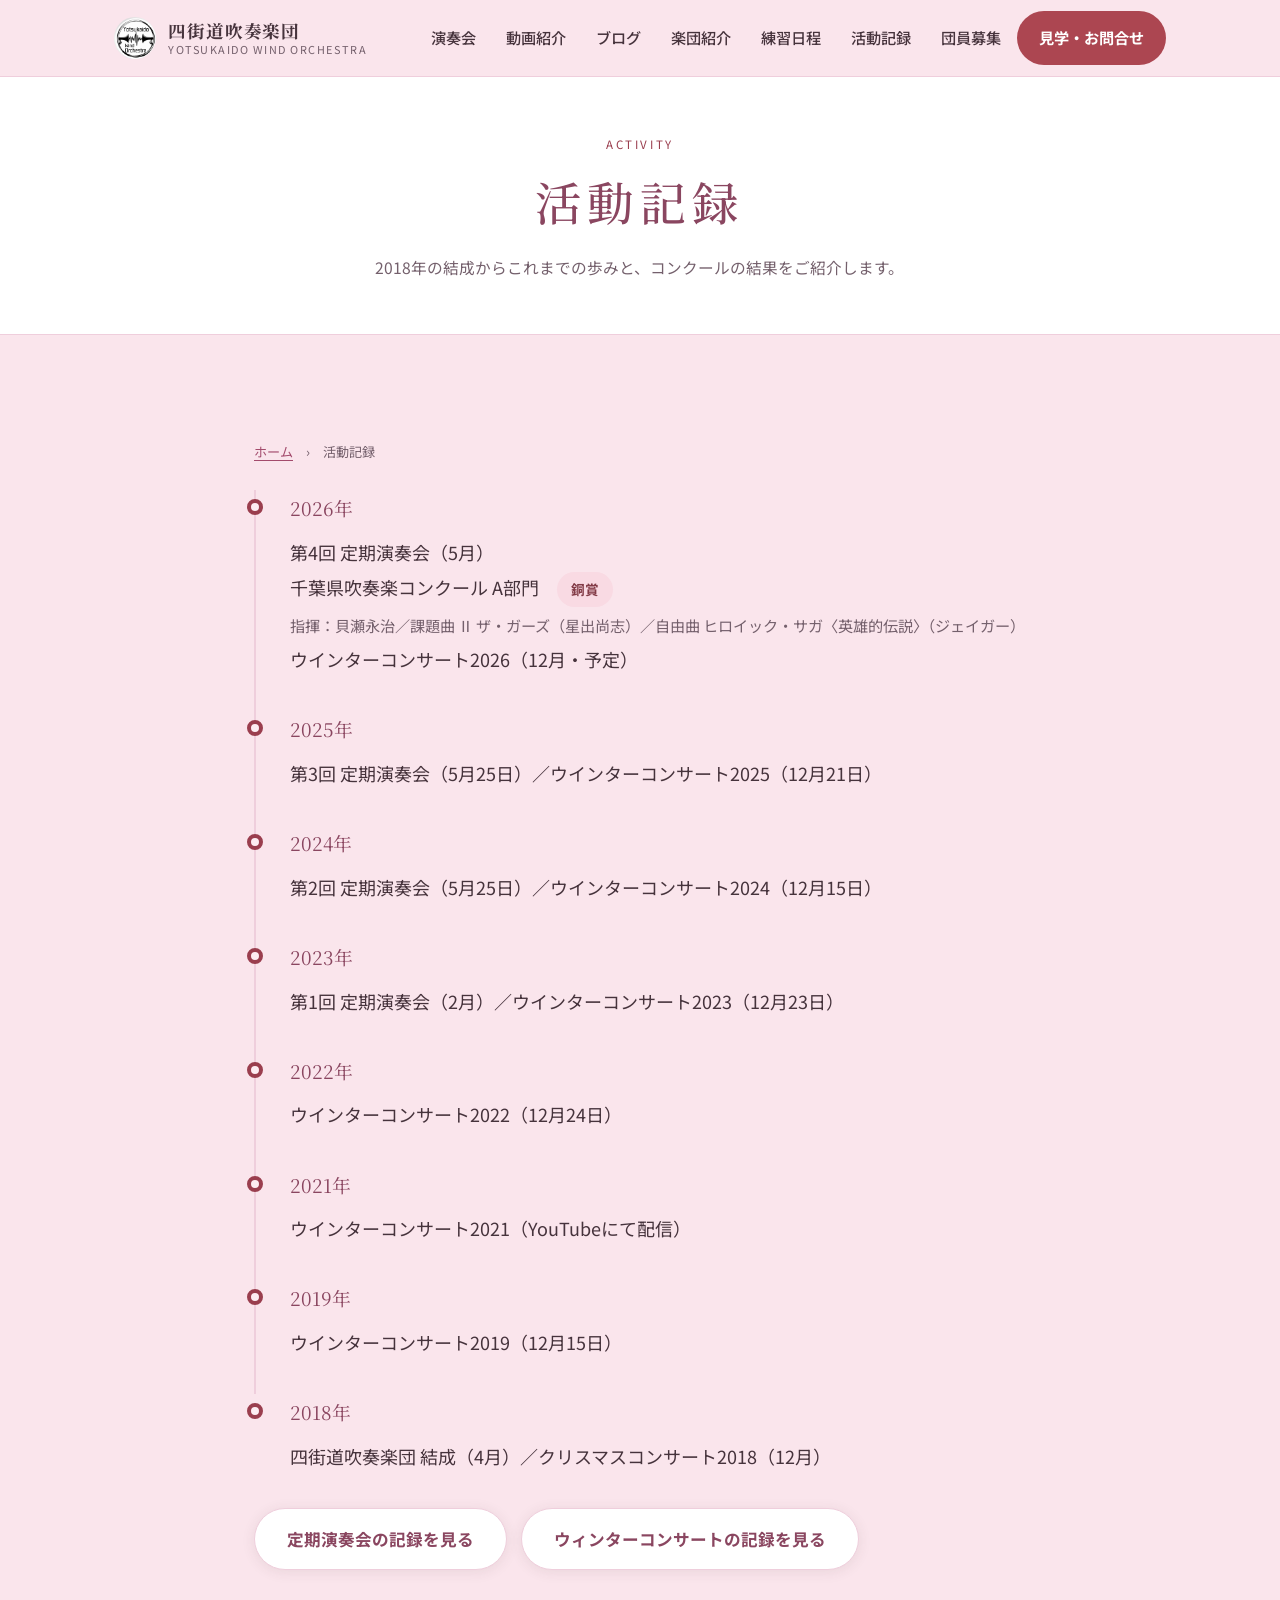
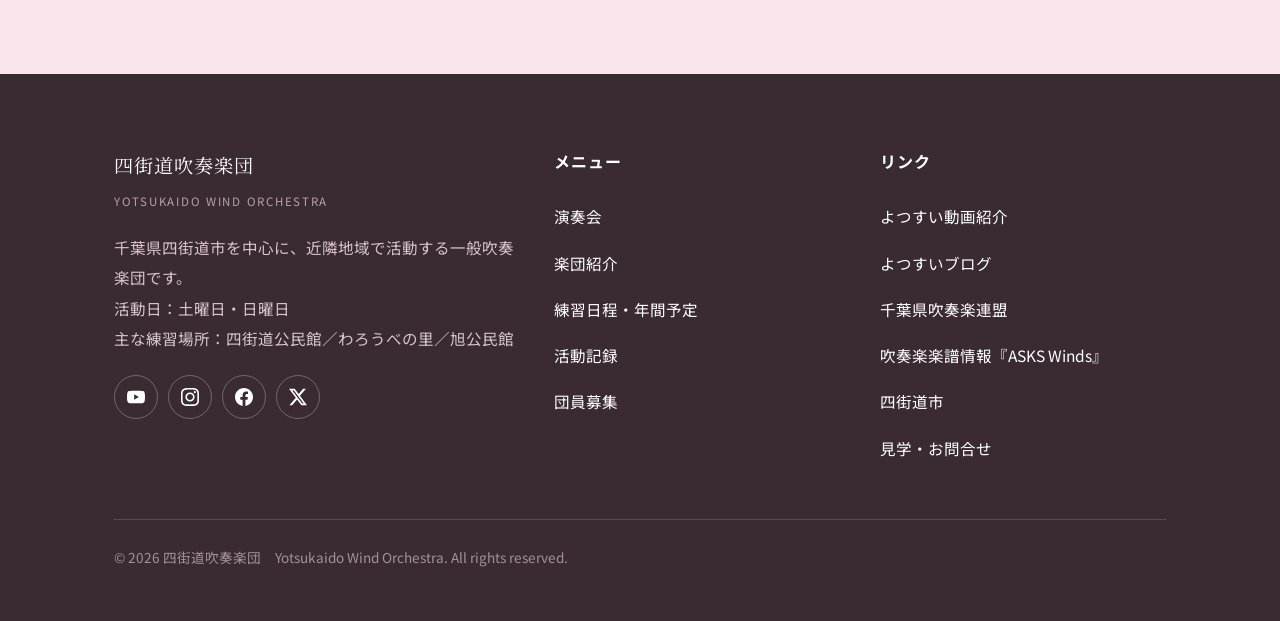
<file: activity.html>
<!DOCTYPE html>
<html lang="ja">
<head>
<meta charset="UTF-8">
<meta name="viewport" content="width=device-width, initial-scale=1">
<title>活動記録｜四街道吹奏楽団「よつすい」</title>
<meta name="description" content="四街道吹奏楽団（よつすい）のこれまでの歩みです。2018年の結成から現在までの演奏会と、千葉県吹奏楽コンクールの結果をまとめています。">
<meta name="robots" content="index,follow,max-image-preview:large">
<link rel="canonical" href="https://yotsusui-website.pages.dev/activity">
<!-- LINEやSNSに貼ったときに出る、見出し・説明・画像（OGP） -->
<meta property="og:type" content="website">
<meta property="og:title" content="活動記録｜四街道吹奏楽団">
<meta property="og:description" content="2018年の結成から現在までの演奏会と、千葉県吹奏楽コンクールの結果をまとめています。">
<meta property="og:url" content="https://yotsusui-website.pages.dev/activity">
<meta property="og:image" content="https://yotsusui-website.pages.dev/images/og.jpg">
<meta property="og:image:width" content="1200">
<meta property="og:image:height" content="630">
<meta property="og:image:alt" content="ステージで演奏するトランペット">
<meta property="og:locale" content="ja_JP">
<meta property="og:site_name" content="四街道吹奏楽団">
<meta name="twitter:card" content="summary_large_image">
<!-- ファビコン（ブラウザのタブや、ホーム画面に追加したときのアイコン） -->
<link rel="icon" href="favicon.ico?v=2" sizes="any">
<link rel="icon" type="image/png" sizes="32x32" href="images/icon-32.png?v=2">
<link rel="icon" type="image/png" sizes="16x16" href="images/icon-16.png?v=2">
<link rel="apple-touch-icon" href="images/icon-180.png?v=2">
<link rel="preconnect" href="https://fonts.googleapis.com">
<link rel="preconnect" href="https://fonts.gstatic.com" crossorigin>
<link href="https://fonts.googleapis.com/css2?family=Noto+Sans+JP:wght@400;500;700&family=Noto+Serif+JP:wght@400;500;600&display=swap" rel="stylesheet">
<link rel="stylesheet" href="assets/onepage.css?v=14">
<link rel="stylesheet" href="assets/record.css?v=2">
<!-- Google アナリティクス（アクセス数の計測）。設定は assets/ga.js にあります。 -->
<script async src="https://www.googletagmanager.com/gtag/js?id=G-20KZFLF2Y2"></script>
<script src="assets/ga.js?v=1"></script>
</head>
<body>
<a class="skip-link" href="#main">本文へスキップ</a>

<!-- ===================== ヘッダー ===================== -->
<header class="site-header">
  <div class="wrap header-bar">
    <a class="site-logo" href="index.html">
      <img class="mark" src="images/logo.png" alt="四街道吹奏楽団 ロゴ" width="42" height="42">
      <span>
        <span class="name-ja">四街道吹奏楽団</span>
        <span class="name-en">YOTSUKAIDO WIND ORCHESTRA</span>
      </span>
    </a>
    <button class="nav-toggle" type="button" aria-expanded="false" aria-controls="header-nav">
      <span class="bars" aria-hidden="true"><span></span><span></span><span></span></span>
      <span class="label">メニュー</span>
    </button>
    <nav class="header-nav" id="header-nav" aria-label="メインメニュー">
      <ul>
        <li><a href="concert.html">演奏会</a></li>
        <li><a href="movie.html">動画紹介</a></li>
        <li><a href="blog.html">ブログ</a></li>
        <li><a href="index.html#about">楽団紹介</a></li>
        <li><a href="schedule.html">練習日程</a></li>
        <li><a href="activity.html">活動記録</a></li>
        <li><a href="recruit.html">団員募集</a></li>
        <li><a class="is-cta" href="contact.html">見学・お問合せ</a></li>
      </ul>
    </nav>
  </div>
</header>

<main id="main">

  <!-- ===================== ページ見出し ===================== -->
  <div class="rec-head-band">
    <div class="wrap">
      <span class="label">ACTIVITY</span>
      <h1>活動記録</h1>
      <p>
        2018年の結成からこれまでの歩みと、コンクールの結果をご紹介します。
      </p>
    </div>
  </div>

  <section class="section">
    <div class="wrap wrap-narrow">

      <!-- パンくず -->
      <nav aria-label="現在の位置" style="font-size:.82rem;color:var(--ink-soft);margin-bottom:26px">
        <a href="index.html">ホーム</a>　›　<span>活動記録</span>
      </nav>
      <ul class="timeline" data-stagger>
        <li>
          <span class="y">2026年</span>
          <p>
            第4回 定期演奏会（5月）<br>
            千葉県吹奏楽コンクール A部門　<span class="badge badge-boost">銅賞</span><br>
            <span style="color:var(--ink-soft);font-size:.95rem">
              指揮：貝瀬永治／課題曲 Ⅱ ザ・ガーズ（星出尚志）／自由曲 ヒロイック・サガ〈英雄的伝説〉（ジェイガー）
            </span><br>
            ウインターコンサート2026（12月・予定）
          </p>
        </li>
        <li>
          <span class="y">2025年</span>
          <p>第3回 定期演奏会（5月25日）／ウインターコンサート2025（12月21日）</p>
        </li>
        <li>
          <span class="y">2024年</span>
          <p>第2回 定期演奏会（5月25日）／ウインターコンサート2024（12月15日）</p>
        </li>
        <li>
          <span class="y">2023年</span>
          <p>第1回 定期演奏会（2月）／ウインターコンサート2023（12月23日）</p>
        </li>
        <li>
          <span class="y">2022年</span>
          <p>ウインターコンサート2022（12月24日）</p>
        </li>
        <li>
          <span class="y">2021年</span>
          <p>ウインターコンサート2021（YouTubeにて配信）</p>
        </li>
        <li>
          <span class="y">2019年</span>
          <p>ウインターコンサート2019（12月15日）</p>
        </li>
        <li>
          <span class="y">2018年</span>
          <p>四街道吹奏楽団 結成（4月）／クリスマスコンサート2018（12月）</p>
        </li>
      </ul>
      <div class="btn-row reveal">
        <a class="btn btn-plain" href="concert.html">定期演奏会の記録を見る</a>
        <a class="btn btn-plain" href="winter.html">ウィンターコンサートの記録を見る</a>
      </div>
    </div>
  </section>

</main>

<!-- ===================== フッター ===================== -->
<footer class="site-footer">
  <div class="wrap">
    <div class="footer-grid">
      <div class="footer-brand">
        <span class="name-ja">四街道吹奏楽団</span>
        <span class="name-en">YOTSUKAIDO WIND ORCHESTRA</span>
        <p style="margin-top:20px">
          千葉県四街道市を中心に、近隣地域で活動する一般吹奏楽団です。<br>
          活動日：土曜日・日曜日<br>
          主な練習場所：四街道公民館／わろうべの里／旭公民館
        </p>
        <div class="footer-sns">
          <a href="https://www.youtube.com/@yotsukaido_wo/featured" target="_blank" rel="noopener"
             aria-label="YouTube（別の画面で開きます）" title="YouTube">
            <svg class="sns-ico" viewBox="0 0 24 24" aria-hidden="true" focusable="false"><path d="M23.498 6.186a3.016 3.016 0 0 0-2.122-2.136C19.505 3.545 12 3.545 12 3.545s-7.505 0-9.377.505A3.017 3.017 0 0 0 .502 6.186C0 8.07 0 12 0 12s0 3.93.502 5.814a3.016 3.016 0 0 0 2.122 2.136c1.871.505 9.376.505 9.376.505s7.505 0 9.377-.505a3.015 3.015 0 0 0 2.122-2.136C24 15.93 24 12 24 12s0-3.93-.502-5.814zM9.545 15.568V8.432L15.818 12l-6.273 3.568z"/></svg>
          </a>
          <a href="https://www.instagram.com/yotsukaido.wo/" target="_blank" rel="noopener"
             aria-label="Instagram（別の画面で開きます）" title="Instagram">
            <svg class="sns-ico" viewBox="0 0 24 24" aria-hidden="true" focusable="false"><path d="M12 0C8.74 0 8.333.015 7.053.072 5.775.132 4.905.333 4.14.63c-.789.306-1.459.717-2.126 1.384S.935 3.35.63 4.14C.333 4.905.131 5.775.072 7.053.012 8.333 0 8.74 0 12s.015 3.667.072 4.947c.06 1.277.261 2.148.558 2.913.306.788.717 1.459 1.384 2.126.667.666 1.336 1.079 2.126 1.384.766.296 1.636.499 2.913.558C8.333 23.988 8.74 24 12 24s3.667-.015 4.947-.072c1.277-.06 2.148-.262 2.913-.558.788-.306 1.459-.718 2.126-1.384.666-.667 1.079-1.335 1.384-2.126.296-.765.499-1.636.558-2.913.06-1.28.072-1.687.072-4.947s-.015-3.667-.072-4.947c-.06-1.277-.262-2.149-.558-2.913-.306-.789-.718-1.459-1.384-2.126C21.319 1.347 20.651.935 19.86.63c-.765-.297-1.636-.499-2.913-.558C15.667.012 15.26 0 12 0zm0 2.16c3.203 0 3.585.016 4.85.071 1.17.055 1.805.249 2.227.415.562.217.96.477 1.382.896.419.42.679.819.896 1.381.164.422.36 1.057.413 2.227.057 1.266.07 1.646.07 4.85s-.015 3.585-.074 4.85c-.061 1.17-.256 1.805-.421 2.227-.224.562-.479.96-.899 1.382-.419.419-.824.679-1.38.896-.42.164-1.065.36-2.235.413-1.274.057-1.649.07-4.859.07-3.211 0-3.586-.015-4.859-.074-1.171-.061-1.816-.256-2.236-.421-.569-.224-.96-.479-1.379-.899-.421-.419-.69-.824-.9-1.38-.165-.42-.359-1.065-.42-2.235-.045-1.26-.061-1.649-.061-4.844 0-3.196.016-3.586.061-4.861.061-1.17.255-1.814.42-2.234.21-.57.479-.96.9-1.381.419-.419.81-.689 1.379-.898.42-.166 1.051-.361 2.221-.421 1.275-.045 1.65-.06 4.859-.06l.045.03zm0 3.678a6.162 6.162 0 100 12.324 6.162 6.162 0 000-12.324zM12 16c-2.21 0-4-1.79-4-4s1.79-4 4-4 4 1.79 4 4-1.79 4-4 4zm7.846-10.405a1.441 1.441 0 01-2.88 0 1.44 1.44 0 012.88 0z"/></svg>
          </a>
          <a href="https://www.facebook.com/yotsukaido.wo" target="_blank" rel="noopener"
             aria-label="Facebook（別の画面で開きます）" title="Facebook">
            <svg class="sns-ico" viewBox="0 0 24 24" aria-hidden="true" focusable="false"><path d="M24 12.073c0-6.627-5.373-12-12-12s-12 5.373-12 12c0 5.99 4.388 10.954 10.125 11.854v-8.385H7.078v-3.47h3.047V9.43c0-3.007 1.792-4.669 4.533-4.669 1.312 0 2.686.235 2.686.235v2.953H15.83c-1.491 0-1.956.925-1.956 1.874v2.25h3.328l-.532 3.47h-2.796v8.385C19.612 23.027 24 18.062 24 12.073z"/></svg>
          </a>
          <a href="https://x.com/yotsukaido_wo" target="_blank" rel="noopener"
             aria-label="X・旧Twitter（別の画面で開きます）" title="X（旧Twitter）">
            <svg class="sns-ico" viewBox="0 0 24 24" aria-hidden="true" focusable="false"><path d="M18.901 1.153h3.68l-8.04 9.19L24 22.846h-7.406l-5.8-7.584-6.638 7.584H.474l8.6-9.83L0 1.154h7.594l5.243 6.932ZM17.61 20.644h2.039L6.486 3.24H4.298Z"/></svg>
          </a>
        </div>
      </div>

      <div>
        <h2>メニュー</h2>
        <ul>
          <li><a href="concert.html">演奏会</a></li>
          <li><a href="index.html#about">楽団紹介</a></li>
          <li><a href="schedule.html">練習日程・年間予定</a></li>
          <li><a href="activity.html">活動記録</a></li>
          <li><a href="recruit.html">団員募集</a></li>
        </ul>
      </div>

      <div>
        <h2>リンク</h2>
        <ul>
          <li><a href="movie.html">よつすい動画紹介</a></li>
          <li><a href="blog.html">よつすいブログ</a></li>
          <li><a href="https://www.chibasuiren.gr.jp/" target="_blank" rel="noopener">千葉県吹奏楽連盟</a></li>
          <li><a href="https://askswinds.com/index.html" target="_blank" rel="noopener">吹奏楽楽譜情報『ASKS Winds』</a></li>
          <li><a href="https://www.city.yotsukaido.chiba.jp/" target="_blank" rel="noopener">四街道市</a></li>
          <li><a href="contact.html">見学・お問合せ</a></li>
        </ul>
      </div>
    </div>

    <p class="copyright">© 2026 四街道吹奏楽団　Yotsukaido Wind Orchestra. All rights reserved.</p>
  </div>
</footer>

<script src="assets/onepage.js?v=14"></script>
</body>
</html>
</file>
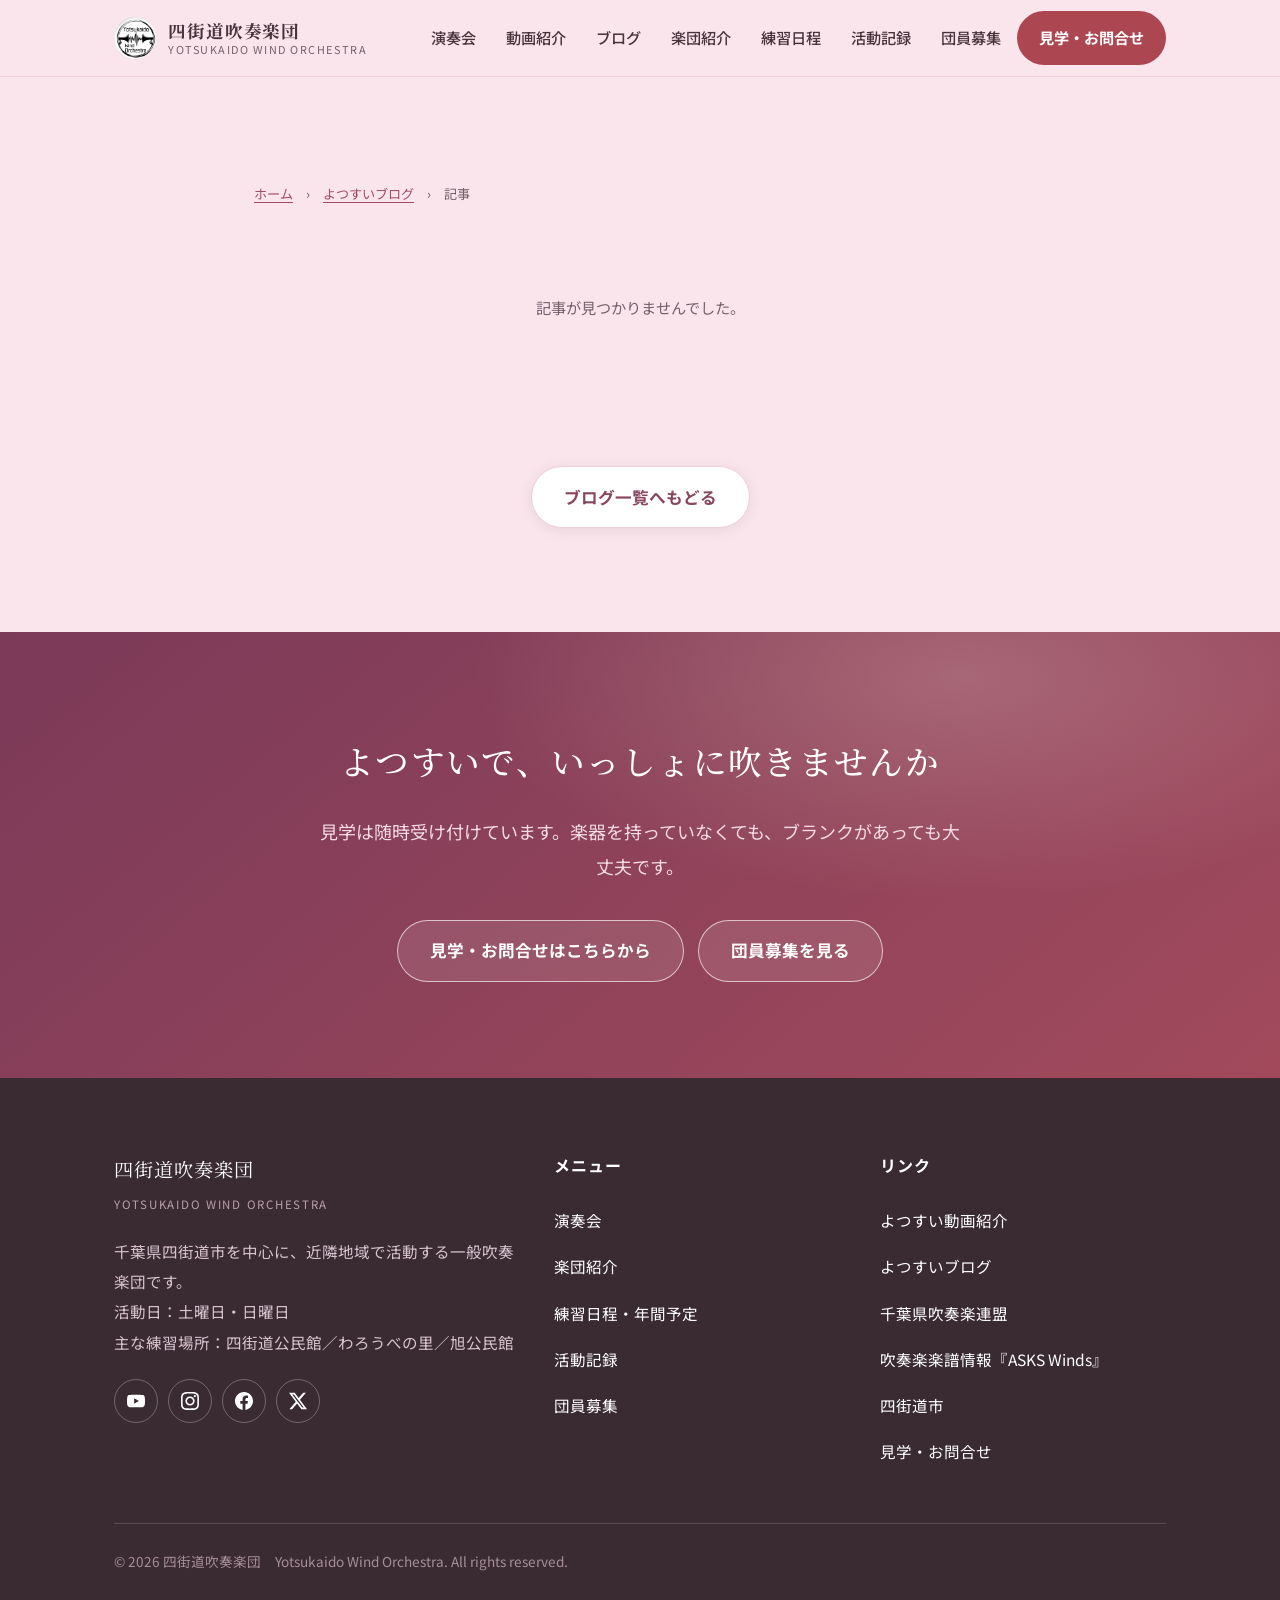
<file: blog-post.html>
<!DOCTYPE html>
<html lang="ja">
<head>
<meta charset="UTF-8">
<meta name="viewport" content="width=device-width, initial-scale=1">
<title>よつすいブログ｜四街道吹奏楽団</title>
<meta name="description" content="四街道吹奏楽団（よつすい）のブログ記事です。">
<meta name="robots" content="index,follow,max-image-preview:large">
<!-- このページの正式なURL。記事を開いたあと assets/blog.js が記事ごとのURLに書きかえます。 -->
<link rel="canonical" href="https://yotsusui-website.pages.dev/blog">
<!-- LINEやSNSに貼ったときに出る、見出し・説明・画像（OGP）。
     このページは記事ごとに中身が変わるので、ここにはブログ全体の内容を書いています。
     記事を開いたあとは assets/blog.js が記事ごとの題名・写真に書きかえます。 -->
<meta property="og:type" content="article">
<meta property="og:title" content="よつすいブログ｜四街道吹奏楽団">
<meta property="og:description" content="練習の様子や本番の裏話、団員のつぶやきなど、よつすいの「ふだん」をお届けしています。">
<meta property="og:url" content="https://yotsusui-website.pages.dev/blog">
<meta property="og:image" content="https://yotsusui-website.pages.dev/images/og.jpg">
<meta property="og:image:width" content="1200">
<meta property="og:image:height" content="630">
<meta property="og:image:alt" content="ステージで演奏するトランペット">
<meta property="og:locale" content="ja_JP">
<meta property="og:site_name" content="四街道吹奏楽団">
<meta name="twitter:card" content="summary_large_image">
<!-- ファビコン（ブラウザのタブや、ホーム画面に追加したときのアイコン） -->
<link rel="icon" href="favicon.ico?v=2" sizes="any">
<link rel="icon" type="image/png" sizes="32x32" href="images/icon-32.png?v=2">
<link rel="icon" type="image/png" sizes="16x16" href="images/icon-16.png?v=2">
<link rel="apple-touch-icon" href="images/icon-180.png?v=2">
<link rel="preconnect" href="https://fonts.googleapis.com">
<link rel="preconnect" href="https://fonts.gstatic.com" crossorigin>
<link href="https://fonts.googleapis.com/css2?family=Noto+Sans+JP:wght@400;500;700&family=Noto+Serif+JP:wght@400;500;600&display=swap" rel="stylesheet">
<link rel="stylesheet" href="assets/onepage.css?v=14">
<link rel="stylesheet" href="assets/blog.css?v=14">
<!-- Google アナリティクス（アクセス数の計測）。設定は assets/ga.js にあります。 -->
<script async src="https://www.googletagmanager.com/gtag/js?id=G-20KZFLF2Y2"></script>
<script src="assets/ga.js?v=1"></script>
</head>
<body>
<a class="skip-link" href="#main">本文へスキップ</a>

<!-- ===================== ヘッダー ===================== -->
<header class="site-header">
  <div class="wrap header-bar">
    <a class="site-logo" href="index.html">
      <img class="mark" src="images/logo.png" alt="四街道吹奏楽団 ロゴ" width="42" height="42">
      <span>
        <span class="name-ja">四街道吹奏楽団</span>
        <span class="name-en">YOTSUKAIDO WIND ORCHESTRA</span>
      </span>
    </a>
    <button class="nav-toggle" type="button" aria-expanded="false" aria-controls="header-nav">
      <span class="bars" aria-hidden="true"><span></span><span></span><span></span></span>
      <span class="label">メニュー</span>
    </button>
    <nav class="header-nav" id="header-nav" aria-label="メインメニュー">
      <ul>
        <li><a href="concert.html">演奏会</a></li>
        <li><a href="movie.html">動画紹介</a></li>
        <li><a href="blog.html" aria-current="page">ブログ</a></li>
        <li><a href="index.html#about">楽団紹介</a></li>
        <li><a href="schedule.html">練習日程</a></li>
        <li><a href="activity.html">活動記録</a></li>
        <li><a href="recruit.html">団員募集</a></li>
        <li><a class="is-cta" href="contact.html">見学・お問合せ</a></li>
      </ul>
    </nav>
  </div>
</header>

<main id="main">

  <section class="section">
    <div class="wrap wrap-narrow">

      <!-- パンくず -->
      <nav aria-label="現在の位置" style="font-size:.82rem;color:var(--ink-soft);margin-bottom:26px">
        <a href="index.html">ホーム</a>　›　<a href="blog.html">よつすいブログ</a>　›　<span id="crumb-title">記事</span>
      </nav>

      <!-- 記事本体（blog/posts/<slug>.md から自動で組み立てます） -->
      <article class="article" id="article" hidden></article>

      <!-- 読み込み中・記事が見つからないときの表示 -->
      <p class="blog-state" id="blog-state">記事を読み込んでいます…</p>

      <!-- 前後の記事 -->
      <nav class="article-nav" id="article-nav" aria-label="前後の記事" hidden></nav>

      <div class="back-row">
        <a class="btn btn-plain" href="blog.html">ブログ一覧へもどる</a>
      </div>

    </div>
  </section>

  <!-- ===================== CTA ===================== -->
  <section class="cta-band">
    <div class="wrap">
      <h2>よつすいで、いっしょに吹きませんか</h2>
      <p>見学は随時受け付けています。楽器を持っていなくても、ブランクがあっても大丈夫です。</p>
      <div class="btn-row">
        <a class="btn btn-outline" href="contact.html">見学・お問合せはこちらから</a>
        <a class="btn btn-outline" href="recruit.html">団員募集を見る</a>
      </div>
    </div>
  </section>

</main>

<!-- ===================== フッター ===================== -->
<footer class="site-footer">
  <div class="wrap">
    <div class="footer-grid">
      <div class="footer-brand">
        <span class="name-ja">四街道吹奏楽団</span>
        <span class="name-en">YOTSUKAIDO WIND ORCHESTRA</span>
        <p style="margin-top:20px">
          千葉県四街道市を中心に、近隣地域で活動する一般吹奏楽団です。<br>
          活動日：土曜日・日曜日<br>
          主な練習場所：四街道公民館／わろうべの里／旭公民館
        </p>
        <div class="footer-sns">
          <a href="https://www.youtube.com/@yotsukaido_wo/featured" target="_blank" rel="noopener"
             aria-label="YouTube（別の画面で開きます）" title="YouTube">
            <svg class="sns-ico" viewBox="0 0 24 24" aria-hidden="true" focusable="false"><path d="M23.498 6.186a3.016 3.016 0 0 0-2.122-2.136C19.505 3.545 12 3.545 12 3.545s-7.505 0-9.377.505A3.017 3.017 0 0 0 .502 6.186C0 8.07 0 12 0 12s0 3.93.502 5.814a3.016 3.016 0 0 0 2.122 2.136c1.871.505 9.376.505 9.376.505s7.505 0 9.377-.505a3.015 3.015 0 0 0 2.122-2.136C24 15.93 24 12 24 12s0-3.93-.502-5.814zM9.545 15.568V8.432L15.818 12l-6.273 3.568z"/></svg>
          </a>
          <a href="https://www.instagram.com/yotsukaido.wo/" target="_blank" rel="noopener"
             aria-label="Instagram（別の画面で開きます）" title="Instagram">
            <svg class="sns-ico" viewBox="0 0 24 24" aria-hidden="true" focusable="false"><path d="M12 0C8.74 0 8.333.015 7.053.072 5.775.132 4.905.333 4.14.63c-.789.306-1.459.717-2.126 1.384S.935 3.35.63 4.14C.333 4.905.131 5.775.072 7.053.012 8.333 0 8.74 0 12s.015 3.667.072 4.947c.06 1.277.261 2.148.558 2.913.306.788.717 1.459 1.384 2.126.667.666 1.336 1.079 2.126 1.384.766.296 1.636.499 2.913.558C8.333 23.988 8.74 24 12 24s3.667-.015 4.947-.072c1.277-.06 2.148-.262 2.913-.558.788-.306 1.459-.718 2.126-1.384.666-.667 1.079-1.335 1.384-2.126.296-.765.499-1.636.558-2.913.06-1.28.072-1.687.072-4.947s-.015-3.667-.072-4.947c-.06-1.277-.262-2.149-.558-2.913-.306-.789-.718-1.459-1.384-2.126C21.319 1.347 20.651.935 19.86.63c-.765-.297-1.636-.499-2.913-.558C15.667.012 15.26 0 12 0zm0 2.16c3.203 0 3.585.016 4.85.071 1.17.055 1.805.249 2.227.415.562.217.96.477 1.382.896.419.42.679.819.896 1.381.164.422.36 1.057.413 2.227.057 1.266.07 1.646.07 4.85s-.015 3.585-.074 4.85c-.061 1.17-.256 1.805-.421 2.227-.224.562-.479.96-.899 1.382-.419.419-.824.679-1.38.896-.42.164-1.065.36-2.235.413-1.274.057-1.649.07-4.859.07-3.211 0-3.586-.015-4.859-.074-1.171-.061-1.816-.256-2.236-.421-.569-.224-.96-.479-1.379-.899-.421-.419-.69-.824-.9-1.38-.165-.42-.359-1.065-.42-2.235-.045-1.26-.061-1.649-.061-4.844 0-3.196.016-3.586.061-4.861.061-1.17.255-1.814.42-2.234.21-.57.479-.96.9-1.381.419-.419.81-.689 1.379-.898.42-.166 1.051-.361 2.221-.421 1.275-.045 1.65-.06 4.859-.06l.045.03zm0 3.678a6.162 6.162 0 100 12.324 6.162 6.162 0 000-12.324zM12 16c-2.21 0-4-1.79-4-4s1.79-4 4-4 4 1.79 4 4-1.79 4-4 4zm7.846-10.405a1.441 1.441 0 01-2.88 0 1.44 1.44 0 012.88 0z"/></svg>
          </a>
          <a href="https://www.facebook.com/yotsukaido.wo" target="_blank" rel="noopener"
             aria-label="Facebook（別の画面で開きます）" title="Facebook">
            <svg class="sns-ico" viewBox="0 0 24 24" aria-hidden="true" focusable="false"><path d="M24 12.073c0-6.627-5.373-12-12-12s-12 5.373-12 12c0 5.99 4.388 10.954 10.125 11.854v-8.385H7.078v-3.47h3.047V9.43c0-3.007 1.792-4.669 4.533-4.669 1.312 0 2.686.235 2.686.235v2.953H15.83c-1.491 0-1.956.925-1.956 1.874v2.25h3.328l-.532 3.47h-2.796v8.385C19.612 23.027 24 18.062 24 12.073z"/></svg>
          </a>
          <a href="https://x.com/yotsukaido_wo" target="_blank" rel="noopener"
             aria-label="X・旧Twitter（別の画面で開きます）" title="X（旧Twitter）">
            <svg class="sns-ico" viewBox="0 0 24 24" aria-hidden="true" focusable="false"><path d="M18.901 1.153h3.68l-8.04 9.19L24 22.846h-7.406l-5.8-7.584-6.638 7.584H.474l8.6-9.83L0 1.154h7.594l5.243 6.932ZM17.61 20.644h2.039L6.486 3.24H4.298Z"/></svg>
          </a>
        </div>
      </div>

      <div>
        <h2>メニュー</h2>
        <ul>
          <li><a href="concert.html">演奏会</a></li>
          <li><a href="index.html#about">楽団紹介</a></li>
          <li><a href="schedule.html">練習日程・年間予定</a></li>
          <li><a href="activity.html">活動記録</a></li>
          <li><a href="recruit.html">団員募集</a></li>
        </ul>
      </div>

      <div>
        <h2>リンク</h2>
        <ul>
          <li><a href="movie.html">よつすい動画紹介</a></li>
          <li><a href="blog.html">よつすいブログ</a></li>
          <li><a href="https://www.chibasuiren.gr.jp/" target="_blank" rel="noopener">千葉県吹奏楽連盟</a></li>
          <li><a href="https://askswinds.com/index.html" target="_blank" rel="noopener">吹奏楽楽譜情報『ASKS Winds』</a></li>
          <li><a href="https://www.city.yotsukaido.chiba.jp/" target="_blank" rel="noopener">四街道市</a></li>
          <li><a href="contact.html">見学・お問合せ</a></li>
        </ul>
      </div>
    </div>

    <p class="copyright">© 2026 四街道吹奏楽団　Yotsukaido Wind Orchestra. All rights reserved.</p>
  </div>
</footer>

<script src="assets/onepage.js?v=14"></script>
<script src="assets/blog.js?v=15"></script>
</body>
</html>
</file>
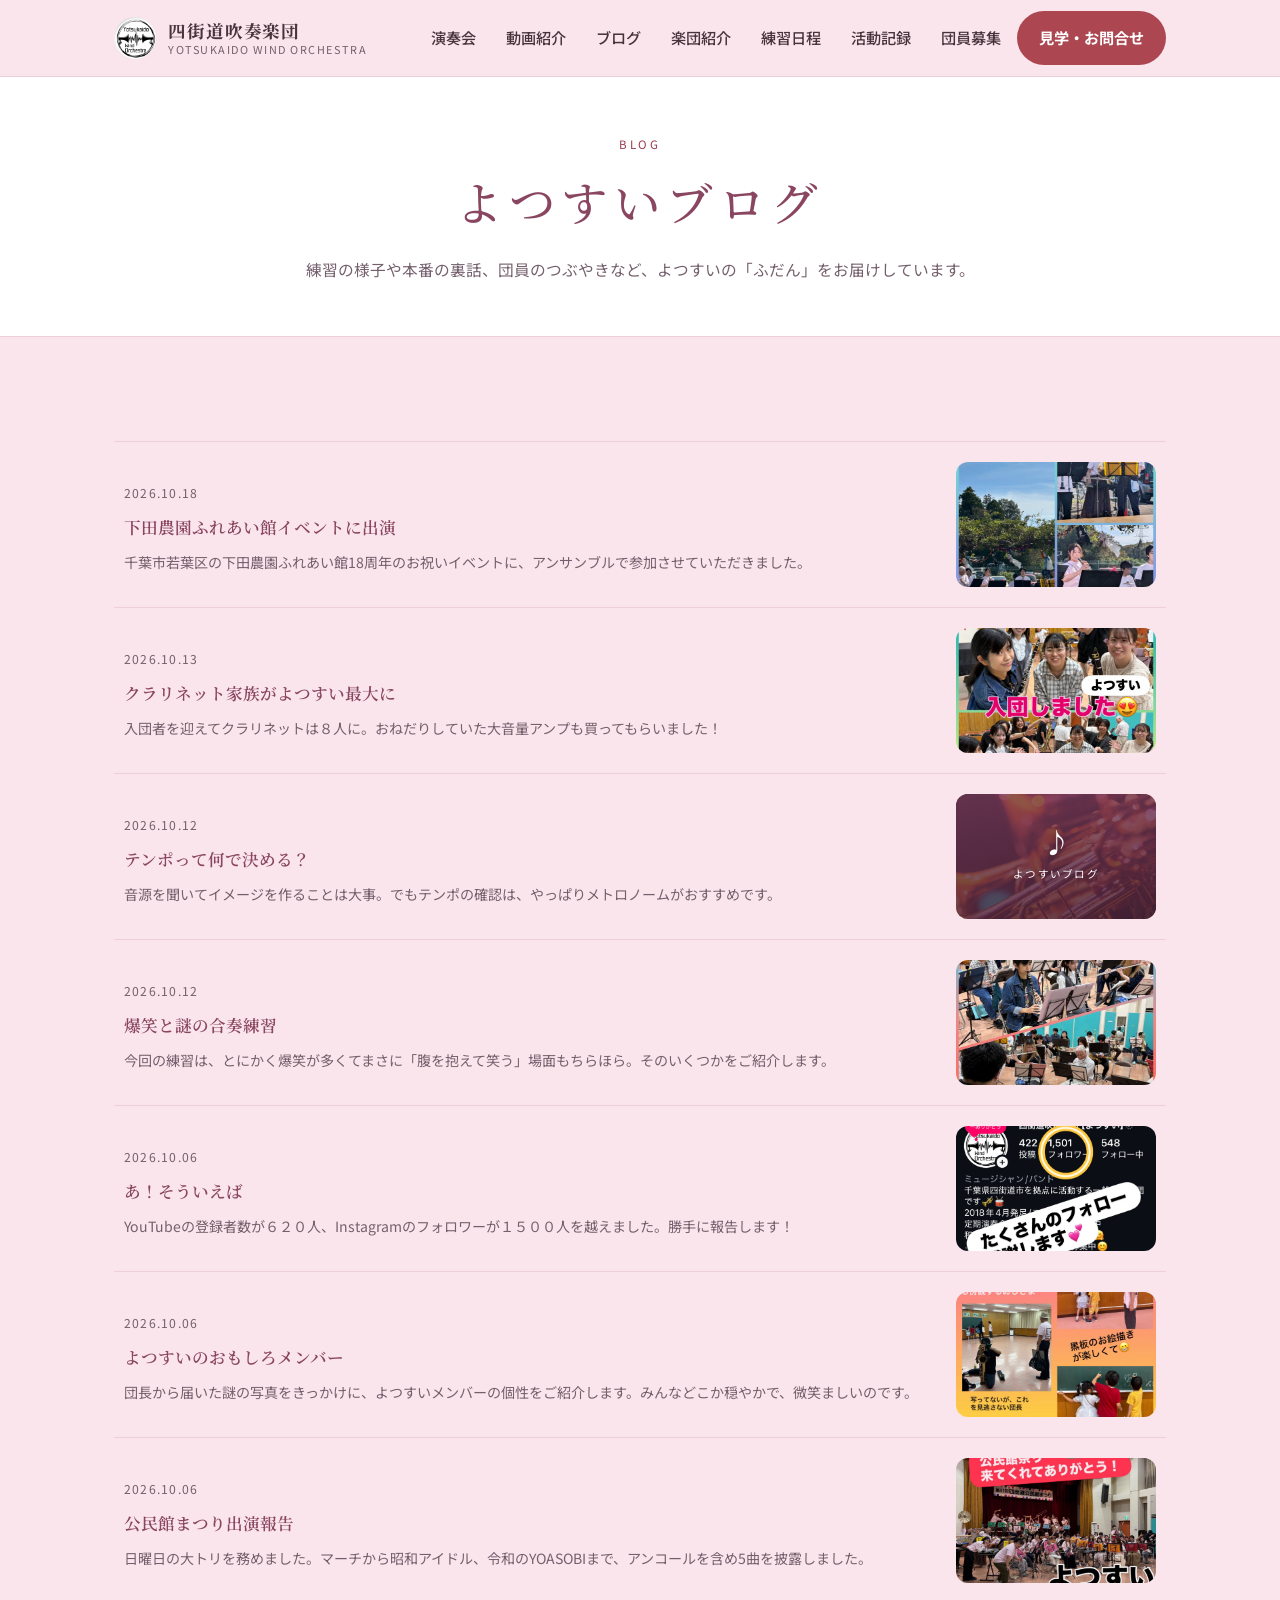
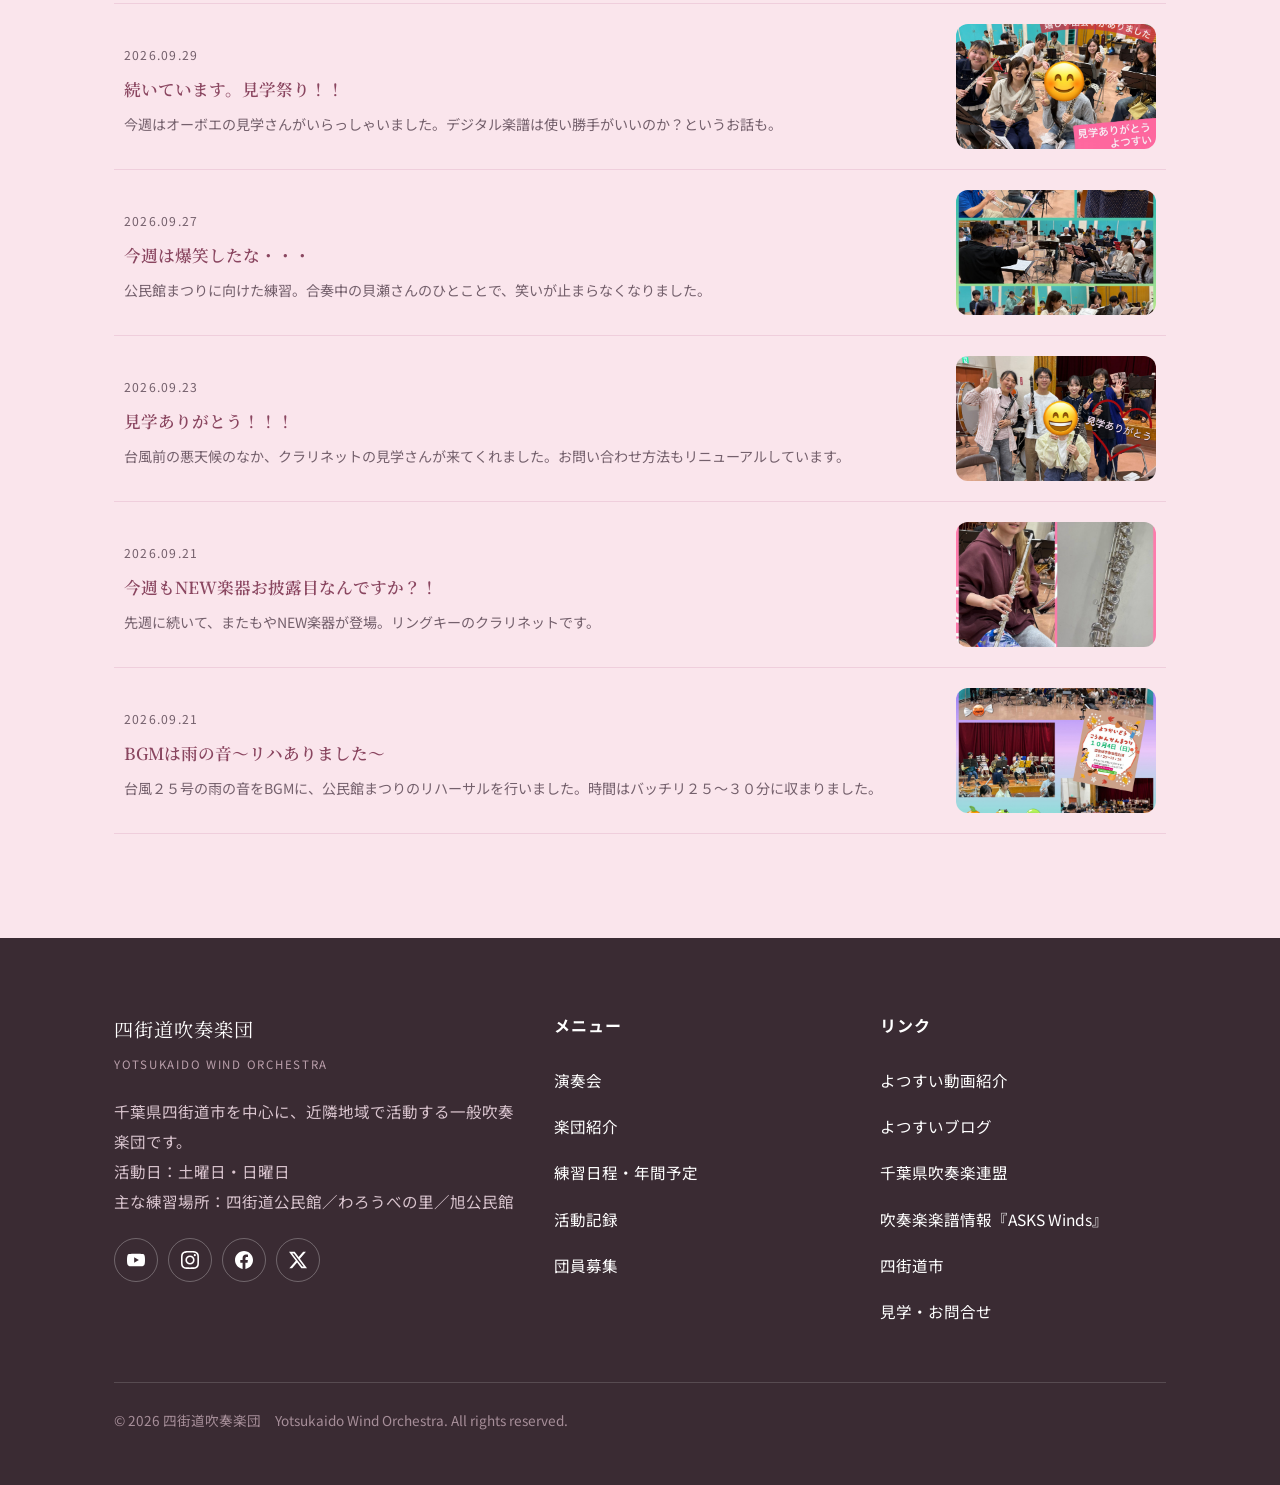
<file: blog.html>
<!DOCTYPE html>
<html lang="ja">
<head>
<meta charset="UTF-8">
<meta name="viewport" content="width=device-width, initial-scale=1">
<title>よつすいブログ｜四街道吹奏楽団</title>
<meta name="description" content="四街道吹奏楽団（よつすい）のブログ。練習の様子や本番の裏話、団員のつぶやきなど、よつすいの「ふだん」をお届けしています。">
<meta name="robots" content="index,follow,max-image-preview:large">
<link rel="canonical" href="https://yotsusui-website.pages.dev/blog">
<meta property="og:type" content="website">
<meta property="og:title" content="よつすいブログ｜四街道吹奏楽団">
<meta property="og:description" content="練習の様子や本番の裏話、団員のつぶやきなど、よつすいの「ふだん」をお届けしています。">
<meta property="og:url" content="https://yotsusui-website.pages.dev/blog">
<meta property="og:image" content="https://yotsusui-website.pages.dev/images/og.jpg">
<meta property="og:image:width" content="1200">
<meta property="og:image:height" content="630">
<meta property="og:image:alt" content="ステージで演奏するトランペット">
<meta property="og:locale" content="ja_JP">
<meta property="og:site_name" content="四街道吹奏楽団">
<meta name="twitter:card" content="summary_large_image">
<!-- ファビコン（ブラウザのタブや、ホーム画面に追加したときのアイコン） -->
<link rel="icon" href="favicon.ico?v=2" sizes="any">
<link rel="icon" type="image/png" sizes="32x32" href="images/icon-32.png?v=2">
<link rel="icon" type="image/png" sizes="16x16" href="images/icon-16.png?v=2">
<link rel="apple-touch-icon" href="images/icon-180.png?v=2">
<link rel="preconnect" href="https://fonts.googleapis.com">
<link rel="preconnect" href="https://fonts.gstatic.com" crossorigin>
<link href="https://fonts.googleapis.com/css2?family=Noto+Sans+JP:wght@400;500;700&family=Noto+Serif+JP:wght@400;500;600&display=swap" rel="stylesheet">
<link rel="stylesheet" href="assets/onepage.css?v=14">
<link rel="stylesheet" href="assets/blog.css?v=14">
<!-- Google アナリティクス（アクセス数の計測）。設定は assets/ga.js にあります。 -->
<script async src="https://www.googletagmanager.com/gtag/js?id=G-20KZFLF2Y2"></script>
<script src="assets/ga.js?v=1"></script>
</head>
<body>
<a class="skip-link" href="#main">本文へスキップ</a>

<!-- ===================== ヘッダー ===================== -->
<header class="site-header">
  <div class="wrap header-bar">
    <a class="site-logo" href="index.html">
      <img class="mark" src="images/logo.png" alt="四街道吹奏楽団 ロゴ" width="42" height="42">
      <span>
        <span class="name-ja">四街道吹奏楽団</span>
        <span class="name-en">YOTSUKAIDO WIND ORCHESTRA</span>
      </span>
    </a>
    <button class="nav-toggle" type="button" aria-expanded="false" aria-controls="header-nav">
      <span class="bars" aria-hidden="true"><span></span><span></span><span></span></span>
      <span class="label">メニュー</span>
    </button>
    <nav class="header-nav" id="header-nav" aria-label="メインメニュー">
      <ul>
        <li><a href="concert.html">演奏会</a></li>
        <li><a href="movie.html">動画紹介</a></li>
        <li><a href="blog.html" aria-current="page">ブログ</a></li>
        <li><a href="index.html#about">楽団紹介</a></li>
        <li><a href="schedule.html">練習日程</a></li>
        <li><a href="activity.html">活動記録</a></li>
        <li><a href="recruit.html">団員募集</a></li>
        <li><a class="is-cta" href="contact.html">見学・お問合せ</a></li>
      </ul>
    </nav>
  </div>
</header>

<main id="main">

  <!-- ===================== ページ見出し ===================== -->
  <div class="blog-head">
    <div class="wrap">
      <span class="label">BLOG</span>
      <h1>よつすいブログ</h1>
      <p>
        練習の様子や本番の裏話、団員のつぶやきなど、よつすいの「ふだん」をお届けしています。
      </p>
    </div>
  </div>

  <!-- ===================== 記事一覧 ===================== -->
  <section class="section blog-list">
    <div class="wrap">

      <!-- 記事一覧（blog/index.json から新しい順に並びます）
           たて1列で、記事のタイトルの横に写真がならびます。
           横に送るカード型にもどしたいときは、トップページ（index.html）の
           「よつすいブログ」の欄と同じ書き方にしてください -->
      <ul class="post-list" id="post-grid" aria-label="記事一覧" hidden></ul>

      <!-- 読み込み中・記事がないときの表示 -->
      <p class="blog-state" id="blog-state">記事を読み込んでいます…</p>

    </div>
  </section>


</main>

<!-- ===================== フッター ===================== -->
<footer class="site-footer">
  <div class="wrap">
    <div class="footer-grid">
      <div class="footer-brand">
        <span class="name-ja">四街道吹奏楽団</span>
        <span class="name-en">YOTSUKAIDO WIND ORCHESTRA</span>
        <p style="margin-top:20px">
          千葉県四街道市を中心に、近隣地域で活動する一般吹奏楽団です。<br>
          活動日：土曜日・日曜日<br>
          主な練習場所：四街道公民館／わろうべの里／旭公民館
        </p>
        <div class="footer-sns">
          <a href="https://www.youtube.com/@yotsukaido_wo/featured" target="_blank" rel="noopener"
             aria-label="YouTube（別の画面で開きます）" title="YouTube">
            <svg class="sns-ico" viewBox="0 0 24 24" aria-hidden="true" focusable="false"><path d="M23.498 6.186a3.016 3.016 0 0 0-2.122-2.136C19.505 3.545 12 3.545 12 3.545s-7.505 0-9.377.505A3.017 3.017 0 0 0 .502 6.186C0 8.07 0 12 0 12s0 3.93.502 5.814a3.016 3.016 0 0 0 2.122 2.136c1.871.505 9.376.505 9.376.505s7.505 0 9.377-.505a3.015 3.015 0 0 0 2.122-2.136C24 15.93 24 12 24 12s0-3.93-.502-5.814zM9.545 15.568V8.432L15.818 12l-6.273 3.568z"/></svg>
          </a>
          <a href="https://www.instagram.com/yotsukaido.wo/" target="_blank" rel="noopener"
             aria-label="Instagram（別の画面で開きます）" title="Instagram">
            <svg class="sns-ico" viewBox="0 0 24 24" aria-hidden="true" focusable="false"><path d="M12 0C8.74 0 8.333.015 7.053.072 5.775.132 4.905.333 4.14.63c-.789.306-1.459.717-2.126 1.384S.935 3.35.63 4.14C.333 4.905.131 5.775.072 7.053.012 8.333 0 8.74 0 12s.015 3.667.072 4.947c.06 1.277.261 2.148.558 2.913.306.788.717 1.459 1.384 2.126.667.666 1.336 1.079 2.126 1.384.766.296 1.636.499 2.913.558C8.333 23.988 8.74 24 12 24s3.667-.015 4.947-.072c1.277-.06 2.148-.262 2.913-.558.788-.306 1.459-.718 2.126-1.384.666-.667 1.079-1.335 1.384-2.126.296-.765.499-1.636.558-2.913.06-1.28.072-1.687.072-4.947s-.015-3.667-.072-4.947c-.06-1.277-.262-2.149-.558-2.913-.306-.789-.718-1.459-1.384-2.126C21.319 1.347 20.651.935 19.86.63c-.765-.297-1.636-.499-2.913-.558C15.667.012 15.26 0 12 0zm0 2.16c3.203 0 3.585.016 4.85.071 1.17.055 1.805.249 2.227.415.562.217.96.477 1.382.896.419.42.679.819.896 1.381.164.422.36 1.057.413 2.227.057 1.266.07 1.646.07 4.85s-.015 3.585-.074 4.85c-.061 1.17-.256 1.805-.421 2.227-.224.562-.479.96-.899 1.382-.419.419-.824.679-1.38.896-.42.164-1.065.36-2.235.413-1.274.057-1.649.07-4.859.07-3.211 0-3.586-.015-4.859-.074-1.171-.061-1.816-.256-2.236-.421-.569-.224-.96-.479-1.379-.899-.421-.419-.69-.824-.9-1.38-.165-.42-.359-1.065-.42-2.235-.045-1.26-.061-1.649-.061-4.844 0-3.196.016-3.586.061-4.861.061-1.17.255-1.814.42-2.234.21-.57.479-.96.9-1.381.419-.419.81-.689 1.379-.898.42-.166 1.051-.361 2.221-.421 1.275-.045 1.65-.06 4.859-.06l.045.03zm0 3.678a6.162 6.162 0 100 12.324 6.162 6.162 0 000-12.324zM12 16c-2.21 0-4-1.79-4-4s1.79-4 4-4 4 1.79 4 4-1.79 4-4 4zm7.846-10.405a1.441 1.441 0 01-2.88 0 1.44 1.44 0 012.88 0z"/></svg>
          </a>
          <a href="https://www.facebook.com/yotsukaido.wo" target="_blank" rel="noopener"
             aria-label="Facebook（別の画面で開きます）" title="Facebook">
            <svg class="sns-ico" viewBox="0 0 24 24" aria-hidden="true" focusable="false"><path d="M24 12.073c0-6.627-5.373-12-12-12s-12 5.373-12 12c0 5.99 4.388 10.954 10.125 11.854v-8.385H7.078v-3.47h3.047V9.43c0-3.007 1.792-4.669 4.533-4.669 1.312 0 2.686.235 2.686.235v2.953H15.83c-1.491 0-1.956.925-1.956 1.874v2.25h3.328l-.532 3.47h-2.796v8.385C19.612 23.027 24 18.062 24 12.073z"/></svg>
          </a>
          <a href="https://x.com/yotsukaido_wo" target="_blank" rel="noopener"
             aria-label="X・旧Twitter（別の画面で開きます）" title="X（旧Twitter）">
            <svg class="sns-ico" viewBox="0 0 24 24" aria-hidden="true" focusable="false"><path d="M18.901 1.153h3.68l-8.04 9.19L24 22.846h-7.406l-5.8-7.584-6.638 7.584H.474l8.6-9.83L0 1.154h7.594l5.243 6.932ZM17.61 20.644h2.039L6.486 3.24H4.298Z"/></svg>
          </a>
        </div>
      </div>

      <div>
        <h2>メニュー</h2>
        <ul>
          <li><a href="concert.html">演奏会</a></li>
          <li><a href="index.html#about">楽団紹介</a></li>
          <li><a href="schedule.html">練習日程・年間予定</a></li>
          <li><a href="activity.html">活動記録</a></li>
          <li><a href="recruit.html">団員募集</a></li>
        </ul>
      </div>

      <div>
        <h2>リンク</h2>
        <ul>
          <li><a href="movie.html">よつすい動画紹介</a></li>
          <li><a href="blog.html">よつすいブログ</a></li>
          <li><a href="https://www.chibasuiren.gr.jp/" target="_blank" rel="noopener">千葉県吹奏楽連盟</a></li>
          <li><a href="https://askswinds.com/index.html" target="_blank" rel="noopener">吹奏楽楽譜情報『ASKS Winds』</a></li>
          <li><a href="https://www.city.yotsukaido.chiba.jp/" target="_blank" rel="noopener">四街道市</a></li>
          <li><a href="contact.html">見学・お問合せ</a></li>
        </ul>
      </div>
    </div>

    <p class="copyright">© 2026 四街道吹奏楽団　Yotsukaido Wind Orchestra. All rights reserved.</p>
  </div>
</footer>

<script src="assets/onepage.js?v=14"></script>
<script src="assets/blog.js?v=15"></script>
</body>
</html>
</file>
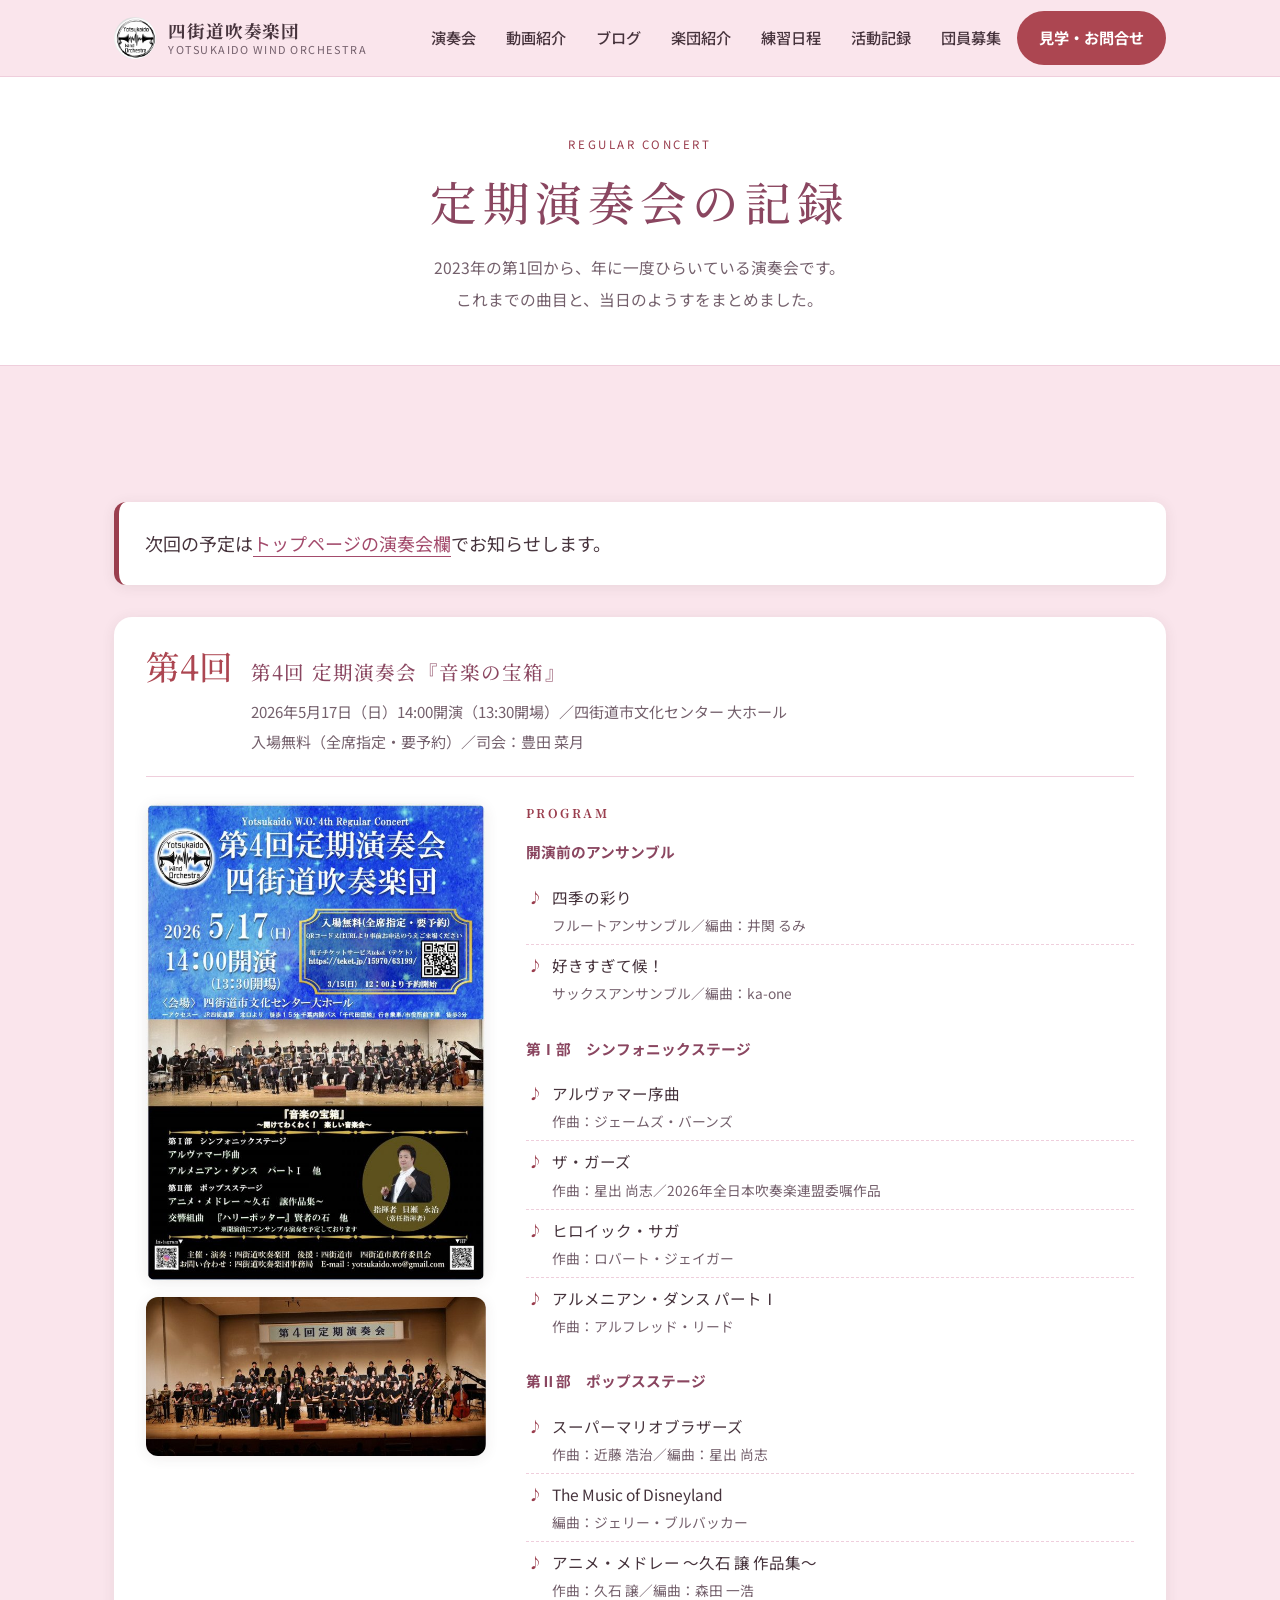
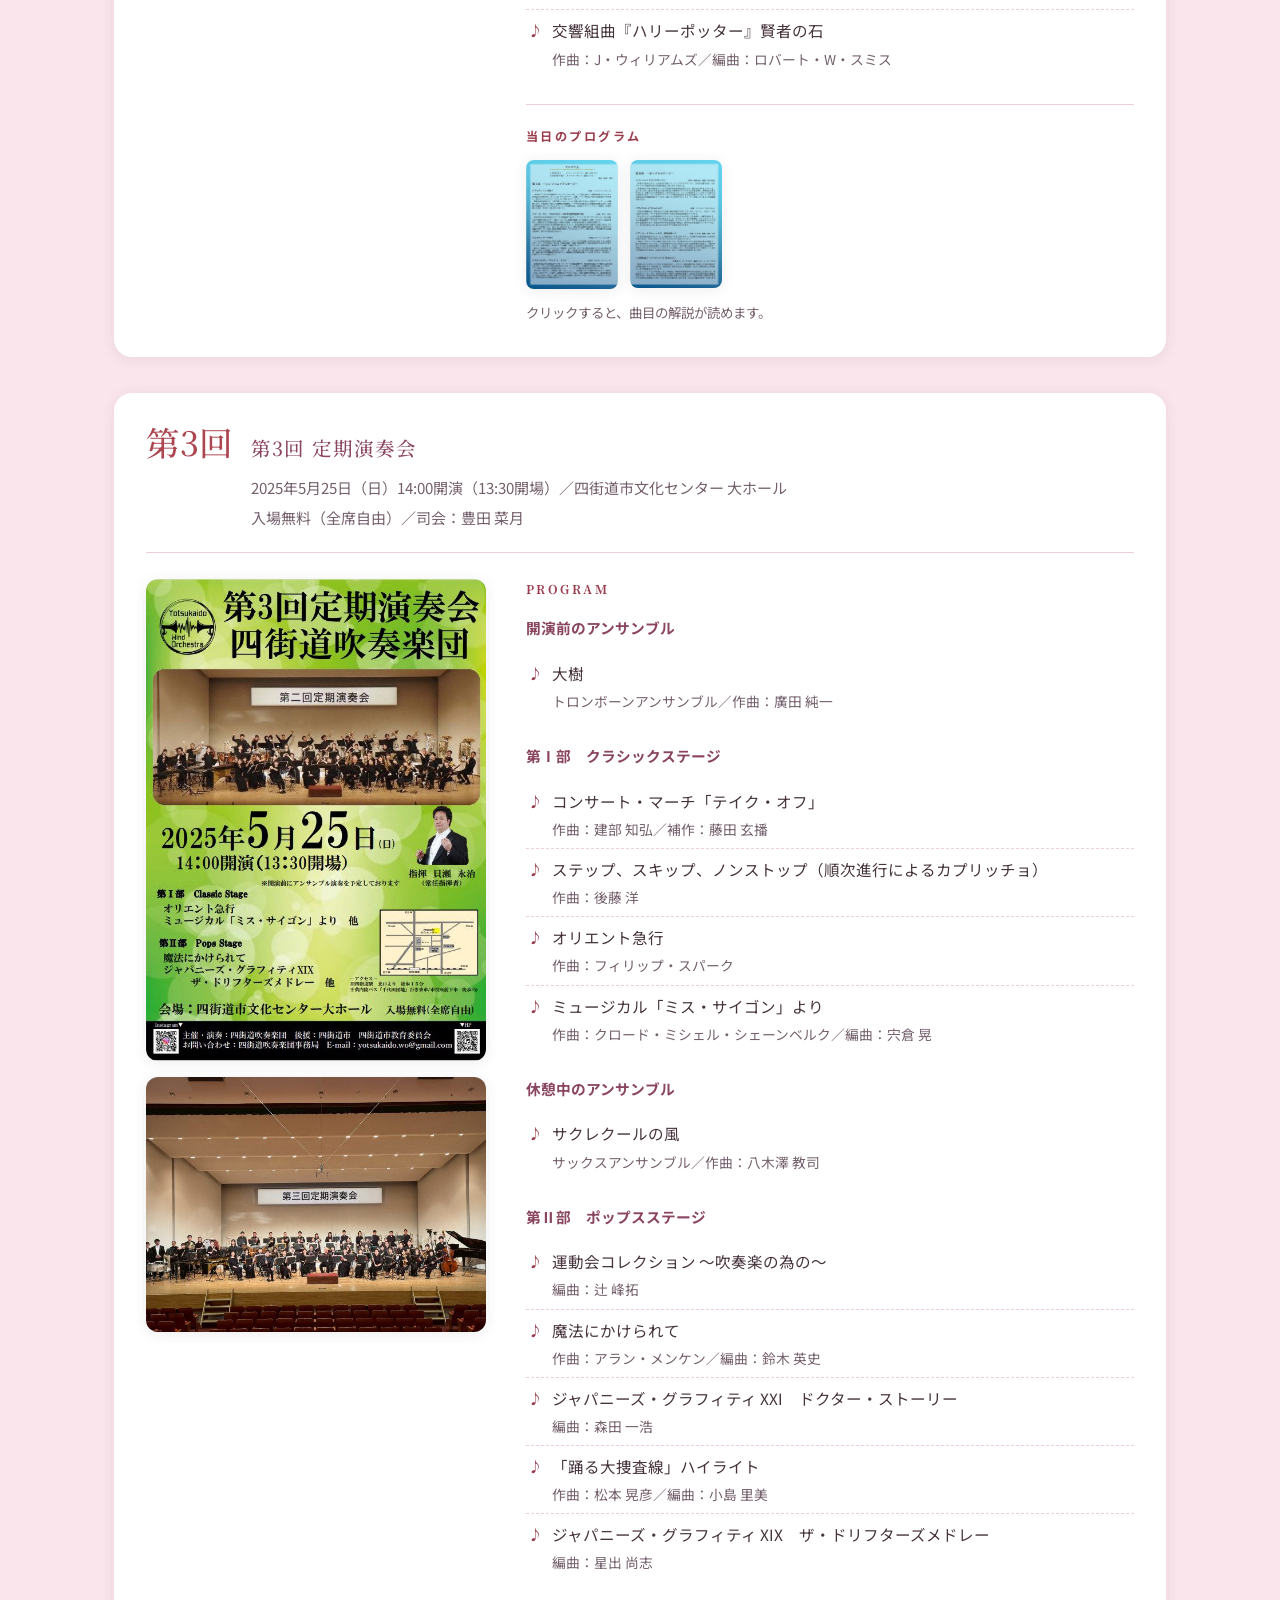
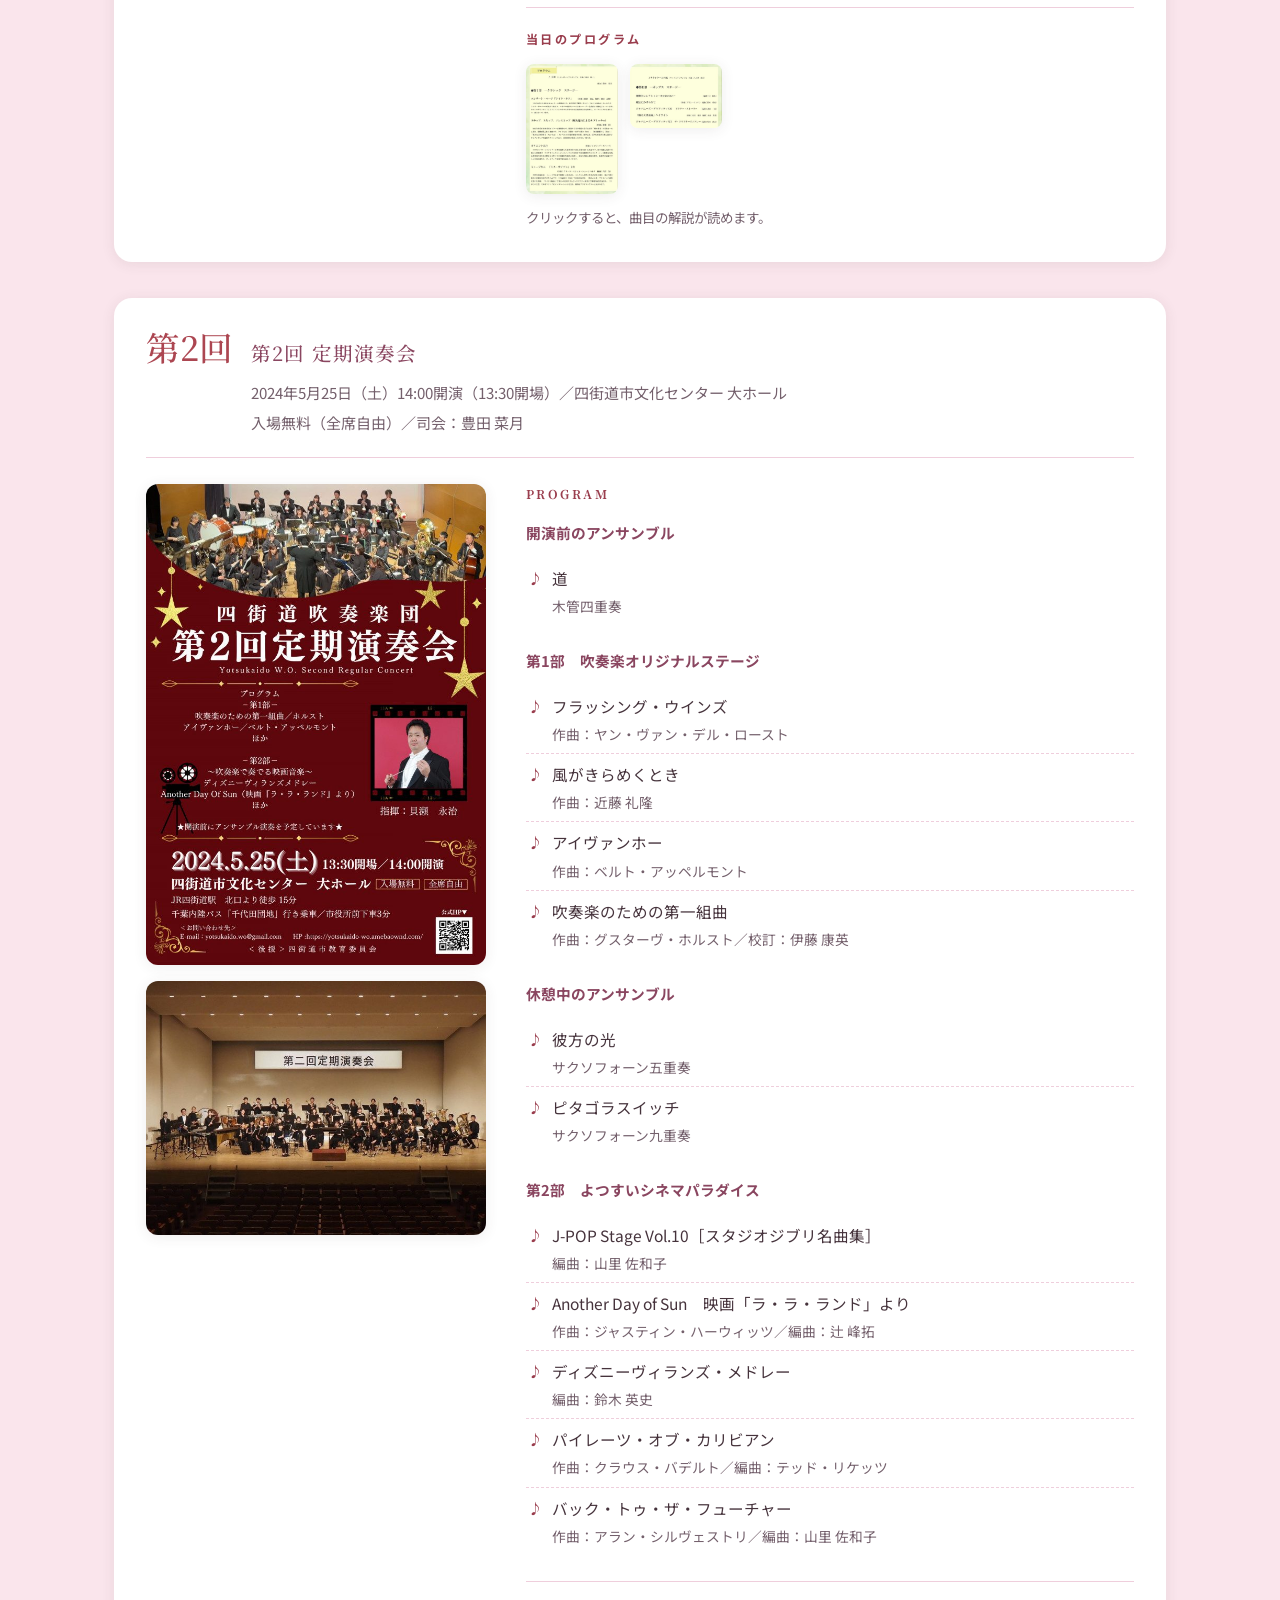
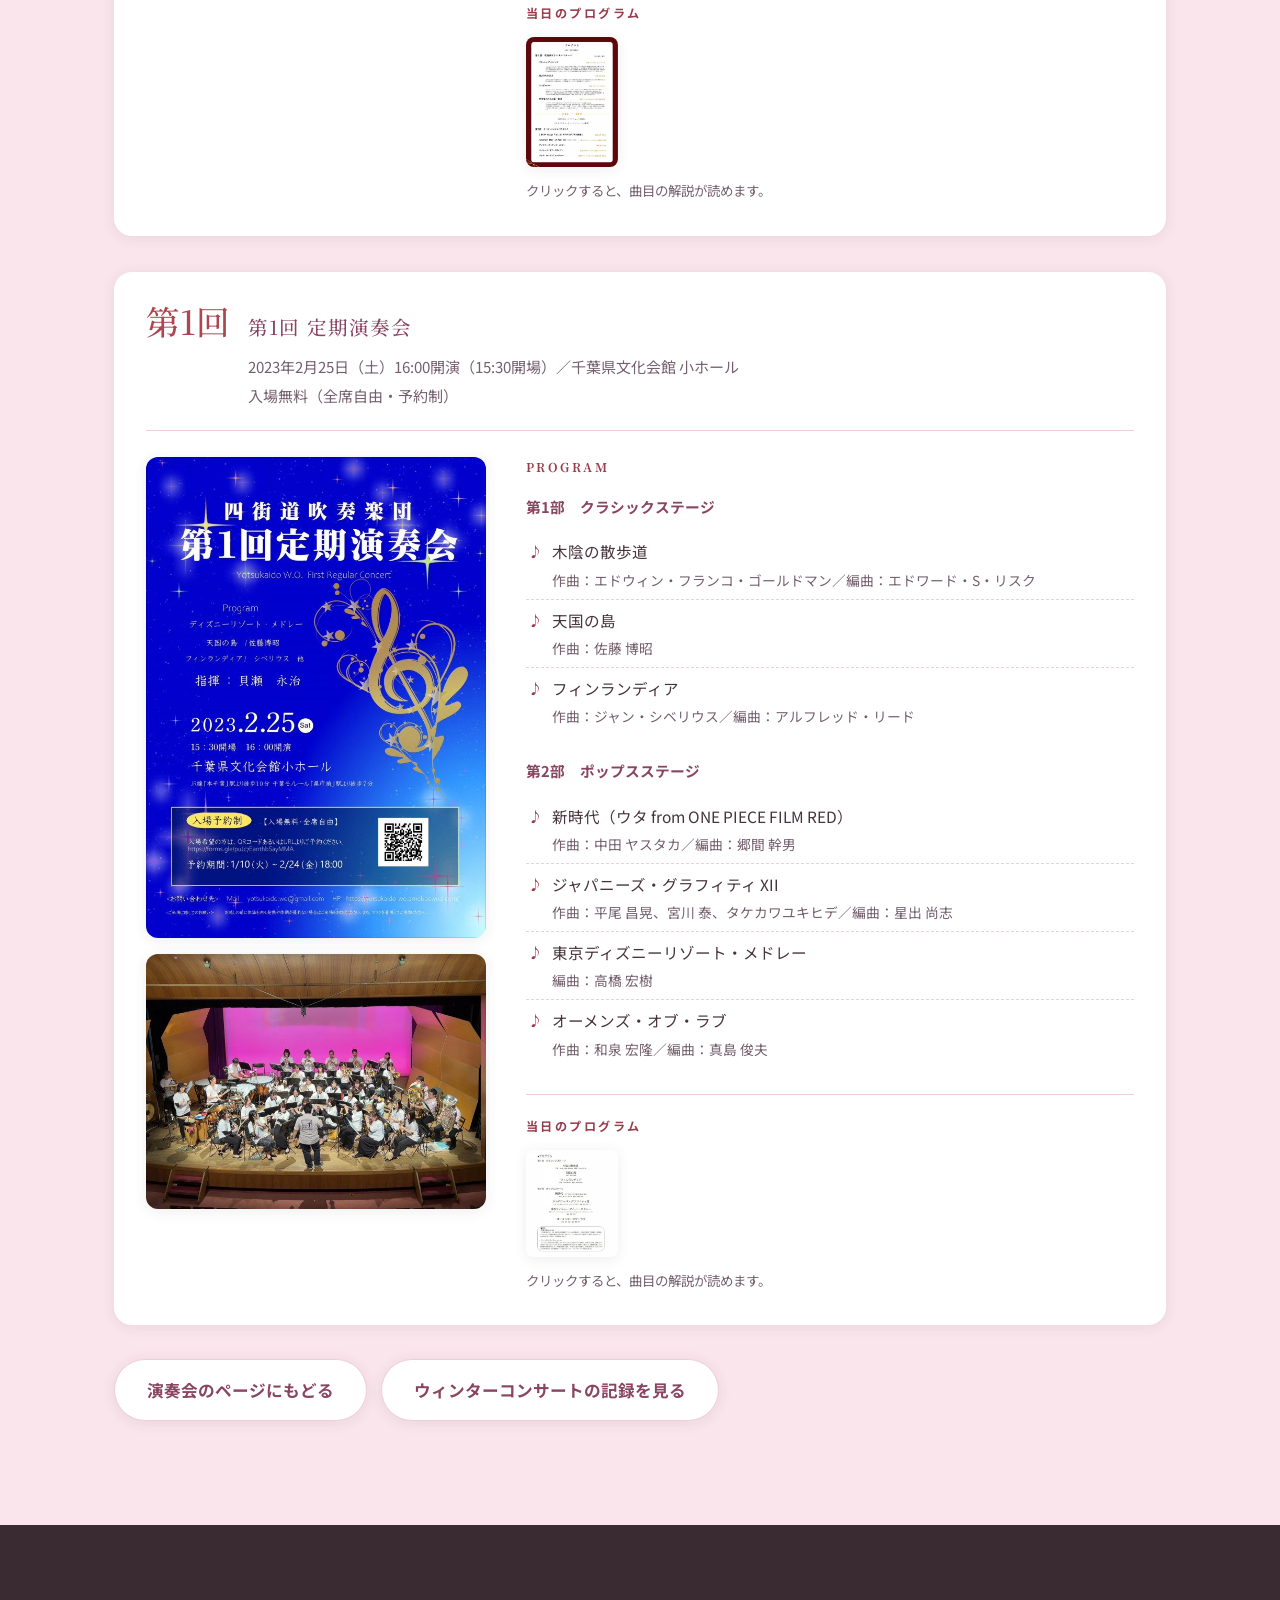
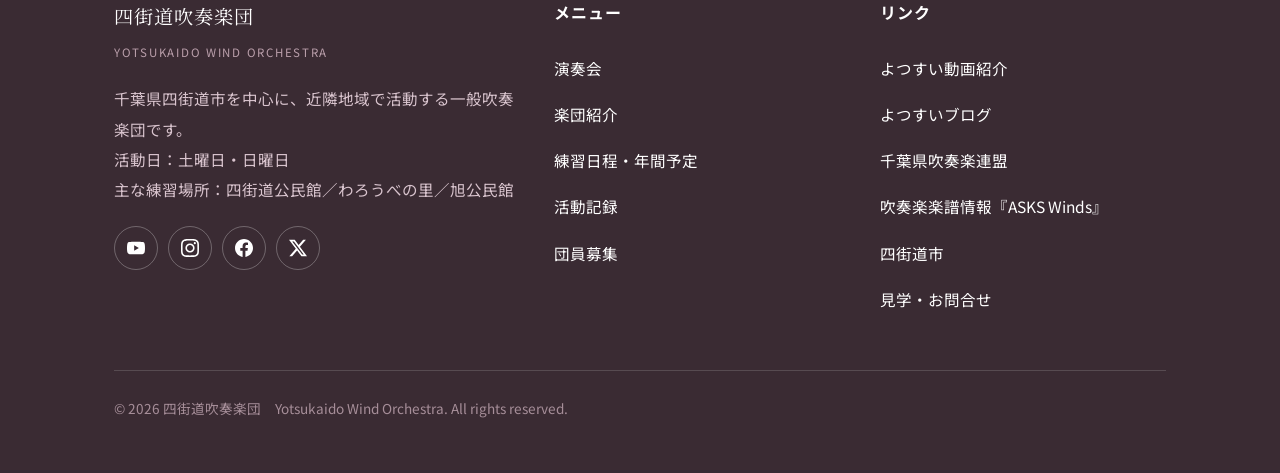
<file: concert.html>
<!DOCTYPE html>
<html lang="ja">
<head>
<meta charset="UTF-8">
<meta name="viewport" content="width=device-width, initial-scale=1">
<title>定期演奏会の記録｜四街道吹奏楽団「よつすい」</title>
<meta name="description" content="四街道吹奏楽団（よつすい）の定期演奏会の記録です。第1回（2023年）から最新回まで、曲目と当日のようすをまとめています。">
<meta name="robots" content="index,follow,max-image-preview:large">
<link rel="canonical" href="https://yotsusui-website.pages.dev/concert">
<meta property="og:type" content="website">
<meta property="og:title" content="定期演奏会の記録｜四街道吹奏楽団">
<meta property="og:description" content="第1回（2023年）から続く定期演奏会の曲目と、当日のようすをまとめています。">
<meta property="og:url" content="https://yotsusui-website.pages.dev/concert">
<meta property="og:image" content="https://yotsusui-website.pages.dev/images/og.jpg">
<meta property="og:image:width" content="1200">
<meta property="og:image:height" content="630">
<meta property="og:image:alt" content="ステージで演奏するトランペット">
<meta property="og:locale" content="ja_JP">
<meta property="og:site_name" content="四街道吹奏楽団">
<meta name="twitter:card" content="summary_large_image">
<!-- ファビコン（ブラウザのタブや、ホーム画面に追加したときのアイコン） -->
<link rel="icon" href="favicon.ico?v=2" sizes="any">
<link rel="icon" type="image/png" sizes="32x32" href="images/icon-32.png?v=2">
<link rel="icon" type="image/png" sizes="16x16" href="images/icon-16.png?v=2">
<link rel="apple-touch-icon" href="images/icon-180.png?v=2">
<link rel="preconnect" href="https://fonts.googleapis.com">
<link rel="preconnect" href="https://fonts.gstatic.com" crossorigin>
<link href="https://fonts.googleapis.com/css2?family=Noto+Sans+JP:wght@400;500;700&family=Noto+Serif+JP:wght@400;500;600&display=swap" rel="stylesheet">
<link rel="stylesheet" href="assets/onepage.css?v=14">
<link rel="stylesheet" href="assets/record.css?v=2">
<!-- Google アナリティクス（アクセス数の計測）。設定は assets/ga.js にあります。 -->
<script async src="https://www.googletagmanager.com/gtag/js?id=G-20KZFLF2Y2"></script>
<script src="assets/ga.js?v=1"></script>
</head>
<body>
<a class="skip-link" href="#main">本文へスキップ</a>

<!-- ===================== ヘッダー ===================== -->
<header class="site-header">
  <div class="wrap header-bar">
    <a class="site-logo" href="index.html">
      <img class="mark" src="images/logo.png" alt="四街道吹奏楽団 ロゴ" width="42" height="42">
      <span>
        <span class="name-ja">四街道吹奏楽団</span>
        <span class="name-en">YOTSUKAIDO WIND ORCHESTRA</span>
      </span>
    </a>
    <button class="nav-toggle" type="button" aria-expanded="false" aria-controls="header-nav">
      <span class="bars" aria-hidden="true"><span></span><span></span><span></span></span>
      <span class="label">メニュー</span>
    </button>
    <nav class="header-nav" id="header-nav" aria-label="メインメニュー">
      <ul>
        <li><a href="concert.html">演奏会</a></li>
        <li><a href="movie.html">動画紹介</a></li>
        <li><a href="blog.html">ブログ</a></li>
        <li><a href="index.html#about">楽団紹介</a></li>
        <li><a href="schedule.html">練習日程</a></li>
        <li><a href="activity.html">活動記録</a></li>
        <li><a href="recruit.html">団員募集</a></li>
        <li><a class="is-cta" href="contact.html">見学・お問合せ</a></li>
      </ul>
    </nav>
  </div>
</header>

<main id="main">

  <!-- ===================== ページ見出し ===================== -->
  <div class="rec-head-band">
    <div class="wrap">
      <span class="label">REGULAR CONCERT</span>
      <h1>定期演奏会の記録</h1>
      <!-- <br> を入れて、文の切れ目で必ず改行させています。
           1行にもどしたいときは <br> を消してください -->
      <p>
        2023年の第1回から、年に一度ひらいている演奏会です。<br>
        これまでの曲目と、当日のようすをまとめました。
      </p>
    </div>
  </div>

  <!-- ===================== 記録 ===================== -->
  <section class="section">
    <div class="wrap">

      <p class="notice">
        次回の予定は<a href="index.html#concert">トップページの演奏会欄</a>でお知らせします。
      </p>

      <div class="rec-list" data-stagger>

        <!-- ---------- 第4回 ---------- -->
        <article class="rec-item reveal">
          <div class="rec-item-head">
            <span class="rec-year">第4回</span>
            <div>
              <h2>第4回 定期演奏会『音楽の宝箱』</h2>
              <p class="rec-meta">
                2026年5月17日（日）14:00開演（13:30開場）／四街道市文化センター 大ホール<br>
                入場無料（全席指定・要予約）／司会：豊田 菜月
              </p>
            </div>
          </div>
          <div class="rec-body">
            <div class="rec-media">
              <a href="images/concert/pc4-flyer.jpg" target="_blank" rel="noopener" aria-label="第4回定期演奏会のチラシ（大きい画像を開きます）">
                <img src="images/concert/pc4-flyer.jpg" alt="第4回定期演奏会のチラシ" width="650" height="914" loading="lazy">
              </a>
              <a href="images/concert/pc4-photo.jpg" target="_blank" rel="noopener" aria-label="第4回定期演奏会 当日のようす（大きい画像を開きます）">
                <img src="images/concert/pc4-photo.jpg" alt="第4回定期演奏会で舞台に並ぶ団員" width="650" height="303" loading="lazy">
              </a>
            </div>
            <div class="rec-program">
              <h3>PROGRAM</h3>

              <p class="rec-part">開演前のアンサンブル</p>
              <ul>
                <li>四季の彩り
                  <span class="sub-note">フルートアンサンブル／編曲：井関 るみ</span>
                </li>
                <li>好きすぎて候！
                  <span class="sub-note">サックスアンサンブル／編曲：ka-one</span>
                </li>
              </ul>

              <p class="rec-part">第Ⅰ部　シンフォニックステージ</p>
              <ul>
                <li>アルヴァマー序曲
                  <span class="sub-note">作曲：ジェームズ・バーンズ</span>
                </li>
                <li>ザ・ガーズ
                  <span class="sub-note">作曲：星出 尚志／2026年全日本吹奏楽連盟委嘱作品</span>
                </li>
                <li>ヒロイック・サガ
                  <span class="sub-note">作曲：ロバート・ジェイガー</span>
                </li>
                <li>アルメニアン・ダンス パートⅠ
                  <span class="sub-note">作曲：アルフレッド・リード</span>
                </li>
              </ul>

              <p class="rec-part">第Ⅱ部　ポップスステージ</p>
              <ul>
                <li>スーパーマリオブラザーズ
                  <span class="sub-note">作曲：近藤 浩治／編曲：星出 尚志</span>
                </li>
                <li>The Music of Disneyland
                  <span class="sub-note">編曲：ジェリー・ブルバッカー</span>
                </li>
                <li>アニメ・メドレー 〜久石 譲 作品集〜
                  <span class="sub-note">作曲：久石 譲／編曲：森田 一浩</span>
                </li>
                <li>交響組曲『ハリーポッター』賢者の石
                  <span class="sub-note">作曲：J・ウィリアムズ／編曲：ロバート・W・スミス</span>
                </li>
              </ul>

              <div class="rec-docs">
                <h4>当日のプログラム</h4>
                <ul>
                  <li>
                    <a href="images/concert/pc4-program1.jpg" target="_blank" rel="noopener" aria-label="第4回定期演奏会 プログラム1ページ目（大きい画像を開きます）">
                      <img src="images/concert/pc4-program1.jpg" alt="第4回定期演奏会 プログラム1ページ目" width="410" height="573" loading="lazy">
                    </a>
                  </li>
                  <li>
                    <a href="images/concert/pc4-program2.jpg" target="_blank" rel="noopener" aria-label="第4回定期演奏会 プログラム2ページ目（大きい画像を開きます）">
                      <img src="images/concert/pc4-program2.jpg" alt="第4回定期演奏会 プログラム2ページ目" width="408" height="567" loading="lazy">
                    </a>
                  </li>
                </ul>
                <p class="note">クリックすると、曲目の解説が読めます。</p>
              </div>
            </div>
          </div>
        </article>

        <!-- ---------- 第3回 ---------- -->
        <article class="rec-item reveal">
          <div class="rec-item-head">
            <span class="rec-year">第3回</span>
            <div>
              <h2>第3回 定期演奏会</h2>
              <p class="rec-meta">
                2025年5月25日（日）14:00開演（13:30開場）／四街道市文化センター 大ホール<br>
                入場無料（全席自由）／司会：豊田 菜月
              </p>
            </div>
          </div>
          <div class="rec-body">
            <div class="rec-media">
              <a href="images/concert/pc3-flyer.jpg" target="_blank" rel="noopener" aria-label="第3回定期演奏会のチラシ（大きい画像を開きます）">
                <img src="images/concert/pc3-flyer.jpg" alt="第3回定期演奏会のチラシ" width="594" height="843" loading="lazy">
              </a>
              <a href="images/concert/pc3-photo.jpg" target="_blank" rel="noopener" aria-label="第3回定期演奏会 当日のようす（大きい画像を開きます）">
                <img src="images/concert/pc3-photo.jpg" alt="第3回定期演奏会で舞台に並ぶ団員" width="649" height="486" loading="lazy">
              </a>
            </div>
            <div class="rec-program">
              <h3>PROGRAM</h3>

              <p class="rec-part">開演前のアンサンブル</p>
              <ul>
                <li>大樹
                  <span class="sub-note">トロンボーンアンサンブル／作曲：廣田 純一</span>
                </li>
              </ul>

              <p class="rec-part">第Ⅰ部　クラシックステージ</p>
              <ul>
                <li>コンサート・マーチ「テイク・オフ」
                  <span class="sub-note">作曲：建部 知弘／補作：藤田 玄播</span>
                </li>
                <li>ステップ、スキップ、ノンストップ（順次進行によるカプリッチョ）
                  <span class="sub-note">作曲：後藤 洋</span>
                </li>
                <li>オリエント急行
                  <span class="sub-note">作曲：フィリップ・スパーク</span>
                </li>
                <li>ミュージカル「ミス・サイゴン」より
                  <span class="sub-note">作曲：クロード・ミシェル・シェーンベルク／編曲：宍倉 晃</span>
                </li>
              </ul>

              <p class="rec-part">休憩中のアンサンブル</p>
              <ul>
                <li>サクレクールの風
                  <span class="sub-note">サックスアンサンブル／作曲：八木澤 教司</span>
                </li>
              </ul>

              <p class="rec-part">第Ⅱ部　ポップスステージ</p>
              <ul>
                <li>運動会コレクション 〜吹奏楽の為の〜
                  <span class="sub-note">編曲：辻 峰拓</span>
                </li>
                <li>魔法にかけられて
                  <span class="sub-note">作曲：アラン・メンケン／編曲：鈴木 英史</span>
                </li>
                <li>ジャパニーズ・グラフィティ XXI　ドクター・ストーリー
                  <span class="sub-note">編曲：森田 一浩</span>
                </li>
                <li>「踊る大捜査線」ハイライト
                  <span class="sub-note">作曲：松本 晃彦／編曲：小島 里美</span>
                </li>
                <li>ジャパニーズ・グラフィティ XIX　ザ・ドリフターズメドレー
                  <span class="sub-note">編曲：星出 尚志</span>
                </li>
              </ul>

              <div class="rec-docs">
                <h4>当日のプログラム</h4>
                <ul>
                  <li>
                    <a href="images/concert/pc3-program1.jpg" target="_blank" rel="noopener" aria-label="第3回定期演奏会 プログラム1ページ目（大きい画像を開きます）">
                      <img src="images/concert/pc3-program1.jpg" alt="第3回定期演奏会 プログラム1ページ目" width="597" height="843" loading="lazy">
                    </a>
                  </li>
                  <li>
                    <a href="images/concert/pc3-program2.jpg" target="_blank" rel="noopener" aria-label="第3回定期演奏会 プログラム2ページ目（大きい画像を開きます）">
                      <img src="images/concert/pc3-program2.jpg" alt="第3回定期演奏会 プログラム2ページ目" width="601" height="415" loading="lazy">
                    </a>
                  </li>
                </ul>
                <p class="note">クリックすると、曲目の解説が読めます。</p>
              </div>
            </div>
          </div>
        </article>

        <!-- ---------- 第2回 ---------- -->
        <article class="rec-item reveal">
          <div class="rec-item-head">
            <span class="rec-year">第2回</span>
            <div>
              <h2>第2回 定期演奏会</h2>
              <p class="rec-meta">
                2024年5月25日（土）14:00開演（13:30開場）／四街道市文化センター 大ホール<br>
                入場無料（全席自由）／司会：豊田 菜月
              </p>
            </div>
          </div>
          <div class="rec-body">
            <div class="rec-media">
              <a href="images/concert/pc2-flyer.jpg" target="_blank" rel="noopener" aria-label="第2回定期演奏会のチラシ（大きい画像を開きます）">
                <img src="images/concert/pc2-flyer.jpg" alt="第2回定期演奏会のチラシ" width="650" height="919" loading="lazy">
              </a>
              <a href="images/concert/pc2-photo.jpg" target="_blank" rel="noopener" aria-label="第2回定期演奏会 当日のようす（大きい画像を開きます）">
                <img src="images/concert/pc2-photo.jpg" alt="第2回定期演奏会で舞台に並ぶ団員" width="650" height="486" loading="lazy">
              </a>
            </div>
            <div class="rec-program">
              <h3>PROGRAM</h3>

              <p class="rec-part">開演前のアンサンブル</p>
              <ul>
                <li>道
                  <span class="sub-note">木管四重奏</span>
                </li>
              </ul>

              <p class="rec-part">第1部　吹奏楽オリジナルステージ</p>
              <ul>
                <li>フラッシング・ウインズ
                  <span class="sub-note">作曲：ヤン・ヴァン・デル・ロースト</span>
                </li>
                <li>風がきらめくとき
                  <span class="sub-note">作曲：近藤 礼隆</span>
                </li>
                <li>アイヴァンホー
                  <span class="sub-note">作曲：ベルト・アッペルモント</span>
                </li>
                <li>吹奏楽のための第一組曲
                  <span class="sub-note">作曲：グスターヴ・ホルスト／校訂：伊藤 康英</span>
                </li>
              </ul>

              <p class="rec-part">休憩中のアンサンブル</p>
              <ul>
                <li>彼方の光
                  <span class="sub-note">サクソフォーン五重奏</span>
                </li>
                <li>ピタゴラスイッチ
                  <span class="sub-note">サクソフォーン九重奏</span>
                </li>
              </ul>

              <p class="rec-part">第2部　よつすいシネマパラダイス</p>
              <ul>
                <li>J-POP Stage Vol.10［スタジオジブリ名曲集］
                  <span class="sub-note">編曲：山里 佐和子</span>
                </li>
                <li>Another Day of Sun　映画「ラ・ラ・ランド」より
                  <span class="sub-note">作曲：ジャスティン・ハーウィッツ／編曲：辻 峰拓</span>
                </li>
                <li>ディズニーヴィランズ・メドレー
                  <span class="sub-note">編曲：鈴木 英史</span>
                </li>
                <li>パイレーツ・オブ・カリビアン
                  <span class="sub-note">作曲：クラウス・バデルト／編曲：テッド・リケッツ</span>
                </li>
                <li>バック・トゥ・ザ・フューチャー
                  <span class="sub-note">作曲：アラン・シルヴェストリ／編曲：山里 佐和子</span>
                </li>
              </ul>

              <div class="rec-docs">
                <h4>当日のプログラム</h4>
                <ul>
                  <li>
                    <a href="images/concert/pc2-program.jpg" target="_blank" rel="noopener" aria-label="第2回定期演奏会 プログラム（大きい画像を開きます）">
                      <img src="images/concert/pc2-program.jpg" alt="第2回定期演奏会 プログラム" width="650" height="918" loading="lazy">
                    </a>
                  </li>
                </ul>
                <p class="note">クリックすると、曲目の解説が読めます。</p>
              </div>
            </div>
          </div>
        </article>

        <!-- ---------- 第1回 ---------- -->
        <article class="rec-item reveal">
          <div class="rec-item-head">
            <span class="rec-year">第1回</span>
            <div>
              <h2>第1回 定期演奏会</h2>
              <p class="rec-meta">
                2023年2月25日（土）16:00開演（15:30開場）／千葉県文化会館 小ホール<br>
                入場無料（全席自由・予約制）
              </p>
            </div>
          </div>
          <div class="rec-body">
            <div class="rec-media">
              <a href="images/concert/pc1-flyer.jpg" target="_blank" rel="noopener" aria-label="第1回定期演奏会のチラシ（大きい画像を開きます）">
                <img src="images/concert/pc1-flyer.jpg" alt="第1回定期演奏会のチラシ" width="650" height="919" loading="lazy">
              </a>
              <a href="images/concert/pc1-photo.jpg" target="_blank" rel="noopener" aria-label="第1回定期演奏会 当日のようす（大きい画像を開きます）">
                <img src="images/concert/pc1-photo.jpg" alt="第1回定期演奏会で舞台に並ぶ団員" width="650" height="487" loading="lazy">
              </a>
            </div>
            <div class="rec-program">
              <h3>PROGRAM</h3>

              <p class="rec-part">第1部　クラシックステージ</p>
              <ul>
                <li>木陰の散歩道
                  <span class="sub-note">作曲：エドウィン・フランコ・ゴールドマン／編曲：エドワード・S・リスク</span>
                </li>
                <li>天国の島
                  <span class="sub-note">作曲：佐藤 博昭</span>
                </li>
                <li>フィンランディア
                  <span class="sub-note">作曲：ジャン・シベリウス／編曲：アルフレッド・リード</span>
                </li>
              </ul>

              <p class="rec-part">第2部　ポップスステージ</p>
              <ul>
                <li>新時代（ウタ from ONE PIECE FILM RED）
                  <span class="sub-note">作曲：中田 ヤスタカ／編曲：郷間 幹男</span>
                </li>
                <li>ジャパニーズ・グラフィティ XII
                  <span class="sub-note">作曲：平尾 昌晃、宮川 泰、タケカワユキヒデ／編曲：星出 尚志</span>
                </li>
                <li>東京ディズニーリゾート・メドレー
                  <span class="sub-note">編曲：高橋 宏樹</span>
                </li>
                <li>オーメンズ・オブ・ラブ
                  <span class="sub-note">作曲：和泉 宏隆／編曲：真島 俊夫</span>
                </li>
              </ul>

              <div class="rec-docs">
                <h4>当日のプログラム</h4>
                <ul>
                  <li>
                    <a href="images/concert/pc1-program.jpg" target="_blank" rel="noopener" aria-label="第1回定期演奏会 プログラム（大きい画像を開きます）">
                      <img src="images/concert/pc1-program.jpg" alt="第1回定期演奏会 プログラム" width="650" height="755" loading="lazy">
                    </a>
                  </li>
                </ul>
                <p class="note">クリックすると、曲目の解説が読めます。</p>
              </div>
            </div>
          </div>
        </article>

      </div>

      <div class="btn-row reveal">
        <a class="btn btn-plain" href="index.html#concert">演奏会のページにもどる</a>
        <a class="btn btn-plain" href="winter.html?v=2">ウィンターコンサートの記録を見る</a>
      </div>

    </div>
  </section>

</main>

<!-- ===================== フッター ===================== -->
<footer class="site-footer">
  <div class="wrap">
    <div class="footer-grid">
      <div class="footer-brand">
        <span class="name-ja">四街道吹奏楽団</span>
        <span class="name-en">YOTSUKAIDO WIND ORCHESTRA</span>
        <p style="margin-top:20px">
          千葉県四街道市を中心に、近隣地域で活動する一般吹奏楽団です。<br>
          活動日：土曜日・日曜日<br>
          主な練習場所：四街道公民館／わろうべの里／旭公民館
        </p>
        <div class="footer-sns">
          <a href="https://www.youtube.com/@yotsukaido_wo/featured" target="_blank" rel="noopener"
             aria-label="YouTube（別の画面で開きます）" title="YouTube">
            <svg class="sns-ico" viewBox="0 0 24 24" aria-hidden="true" focusable="false"><path d="M23.498 6.186a3.016 3.016 0 0 0-2.122-2.136C19.505 3.545 12 3.545 12 3.545s-7.505 0-9.377.505A3.017 3.017 0 0 0 .502 6.186C0 8.07 0 12 0 12s0 3.93.502 5.814a3.016 3.016 0 0 0 2.122 2.136c1.871.505 9.376.505 9.376.505s7.505 0 9.377-.505a3.015 3.015 0 0 0 2.122-2.136C24 15.93 24 12 24 12s0-3.93-.502-5.814zM9.545 15.568V8.432L15.818 12l-6.273 3.568z"/></svg>
          </a>
          <a href="https://www.instagram.com/yotsukaido.wo/" target="_blank" rel="noopener"
             aria-label="Instagram（別の画面で開きます）" title="Instagram">
            <svg class="sns-ico" viewBox="0 0 24 24" aria-hidden="true" focusable="false"><path d="M12 0C8.74 0 8.333.015 7.053.072 5.775.132 4.905.333 4.14.63c-.789.306-1.459.717-2.126 1.384S.935 3.35.63 4.14C.333 4.905.131 5.775.072 7.053.012 8.333 0 8.74 0 12s.015 3.667.072 4.947c.06 1.277.261 2.148.558 2.913.306.788.717 1.459 1.384 2.126.667.666 1.336 1.079 2.126 1.384.766.296 1.636.499 2.913.558C8.333 23.988 8.74 24 12 24s3.667-.015 4.947-.072c1.277-.06 2.148-.262 2.913-.558.788-.306 1.459-.718 2.126-1.384.666-.667 1.079-1.335 1.384-2.126.296-.765.499-1.636.558-2.913.06-1.28.072-1.687.072-4.947s-.015-3.667-.072-4.947c-.06-1.277-.262-2.149-.558-2.913-.306-.789-.718-1.459-1.384-2.126C21.319 1.347 20.651.935 19.86.63c-.765-.297-1.636-.499-2.913-.558C15.667.012 15.26 0 12 0zm0 2.16c3.203 0 3.585.016 4.85.071 1.17.055 1.805.249 2.227.415.562.217.96.477 1.382.896.419.42.679.819.896 1.381.164.422.36 1.057.413 2.227.057 1.266.07 1.646.07 4.85s-.015 3.585-.074 4.85c-.061 1.17-.256 1.805-.421 2.227-.224.562-.479.96-.899 1.382-.419.419-.824.679-1.38.896-.42.164-1.065.36-2.235.413-1.274.057-1.649.07-4.859.07-3.211 0-3.586-.015-4.859-.074-1.171-.061-1.816-.256-2.236-.421-.569-.224-.96-.479-1.379-.899-.421-.419-.69-.824-.9-1.38-.165-.42-.359-1.065-.42-2.235-.045-1.26-.061-1.649-.061-4.844 0-3.196.016-3.586.061-4.861.061-1.17.255-1.814.42-2.234.21-.57.479-.96.9-1.381.419-.419.81-.689 1.379-.898.42-.166 1.051-.361 2.221-.421 1.275-.045 1.65-.06 4.859-.06l.045.03zm0 3.678a6.162 6.162 0 100 12.324 6.162 6.162 0 000-12.324zM12 16c-2.21 0-4-1.79-4-4s1.79-4 4-4 4 1.79 4 4-1.79 4-4 4zm7.846-10.405a1.441 1.441 0 01-2.88 0 1.44 1.44 0 012.88 0z"/></svg>
          </a>
          <a href="https://www.facebook.com/yotsukaido.wo" target="_blank" rel="noopener"
             aria-label="Facebook（別の画面で開きます）" title="Facebook">
            <svg class="sns-ico" viewBox="0 0 24 24" aria-hidden="true" focusable="false"><path d="M24 12.073c0-6.627-5.373-12-12-12s-12 5.373-12 12c0 5.99 4.388 10.954 10.125 11.854v-8.385H7.078v-3.47h3.047V9.43c0-3.007 1.792-4.669 4.533-4.669 1.312 0 2.686.235 2.686.235v2.953H15.83c-1.491 0-1.956.925-1.956 1.874v2.25h3.328l-.532 3.47h-2.796v8.385C19.612 23.027 24 18.062 24 12.073z"/></svg>
          </a>
          <a href="https://x.com/yotsukaido_wo" target="_blank" rel="noopener"
             aria-label="X・旧Twitter（別の画面で開きます）" title="X（旧Twitter）">
            <svg class="sns-ico" viewBox="0 0 24 24" aria-hidden="true" focusable="false"><path d="M18.901 1.153h3.68l-8.04 9.19L24 22.846h-7.406l-5.8-7.584-6.638 7.584H.474l8.6-9.83L0 1.154h7.594l5.243 6.932ZM17.61 20.644h2.039L6.486 3.24H4.298Z"/></svg>
          </a>
        </div>
      </div>

      <div>
        <h2>メニュー</h2>
        <ul>
          <li><a href="concert.html">演奏会</a></li>
          <li><a href="index.html#about">楽団紹介</a></li>
          <li><a href="schedule.html">練習日程・年間予定</a></li>
          <li><a href="activity.html">活動記録</a></li>
          <li><a href="recruit.html">団員募集</a></li>
        </ul>
      </div>

      <div>
        <h2>リンク</h2>
        <ul>
          <li><a href="movie.html">よつすい動画紹介</a></li>
          <li><a href="blog.html">よつすいブログ</a></li>
          <li><a href="https://www.chibasuiren.gr.jp/" target="_blank" rel="noopener">千葉県吹奏楽連盟</a></li>
          <li><a href="https://askswinds.com/index.html" target="_blank" rel="noopener">吹奏楽楽譜情報『ASKS Winds』</a></li>
          <li><a href="https://www.city.yotsukaido.chiba.jp/" target="_blank" rel="noopener">四街道市</a></li>
          <li><a href="contact.html">見学・お問合せ</a></li>
        </ul>
      </div>
    </div>

    <p class="copyright">© 2026 四街道吹奏楽団　Yotsukaido Wind Orchestra. All rights reserved.</p>
  </div>
</footer>

<script src="assets/onepage.js?v=14"></script>
</body>
</html>
</file>
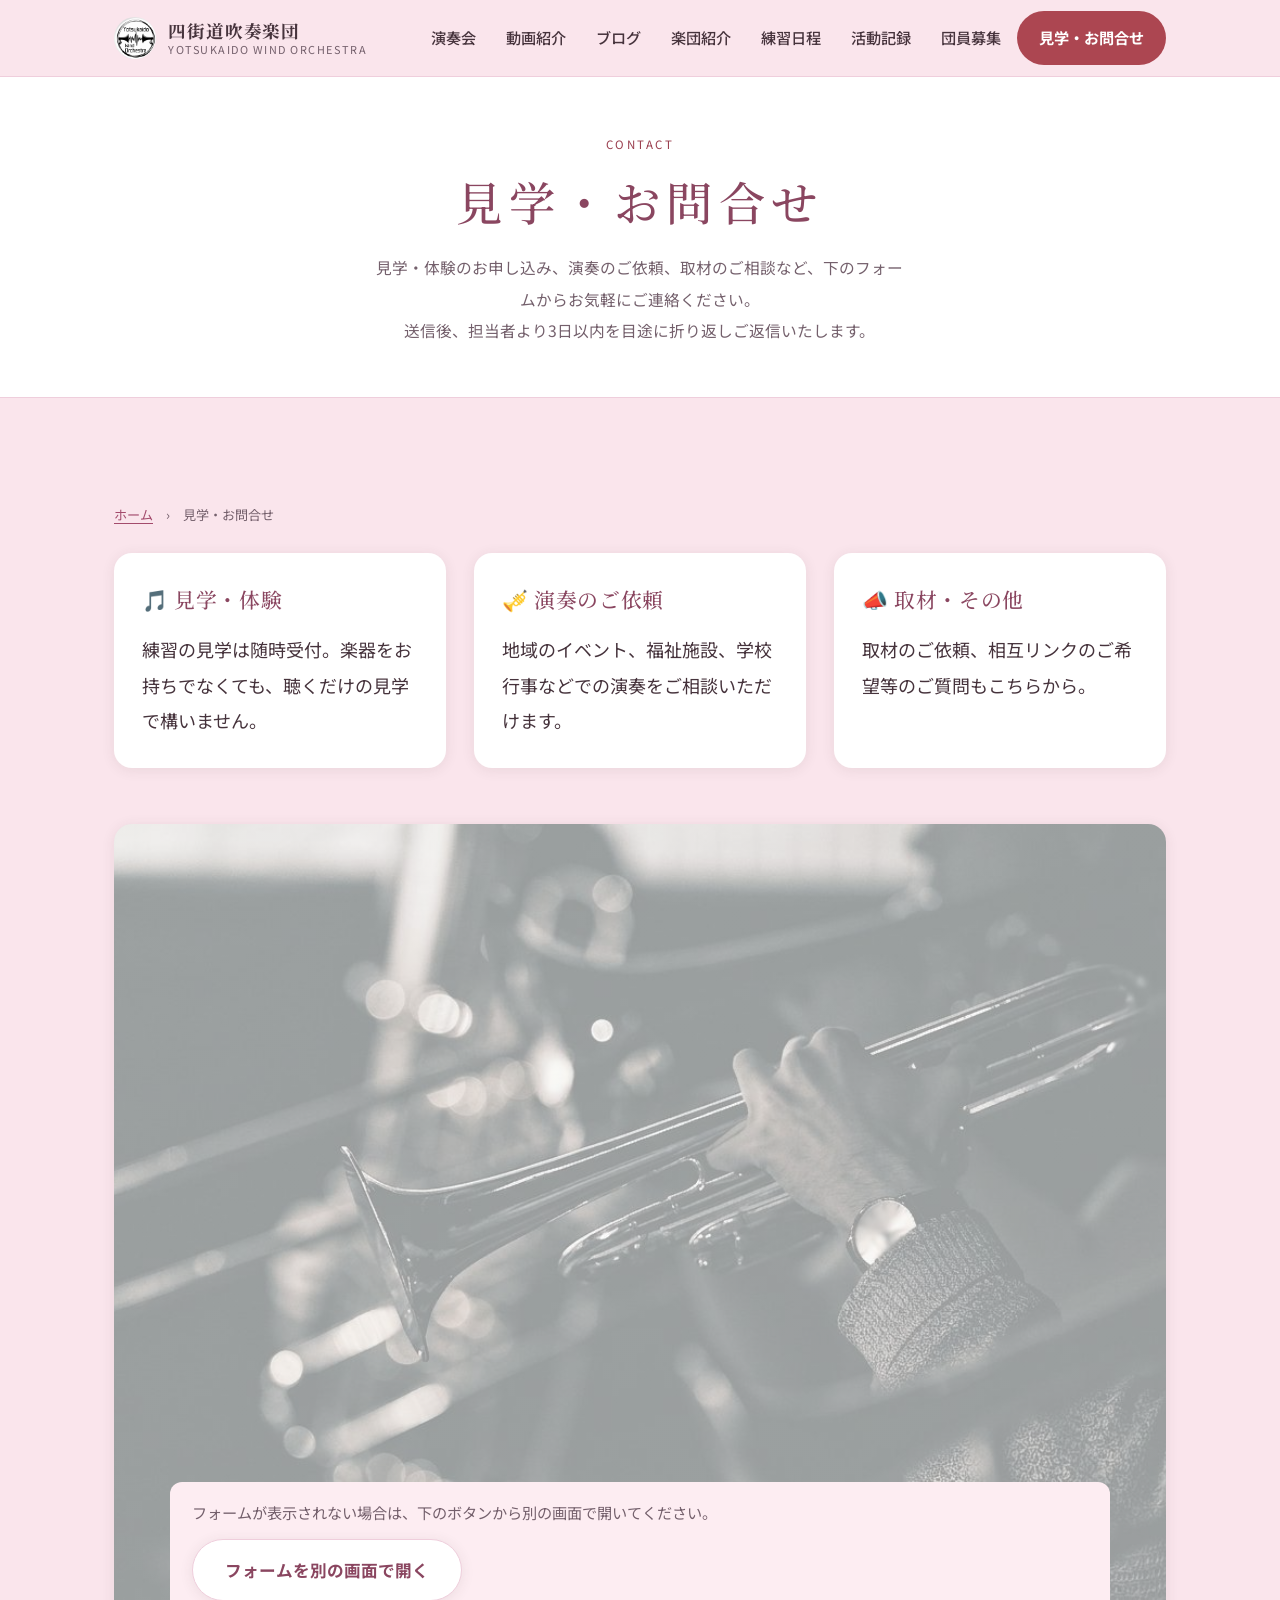
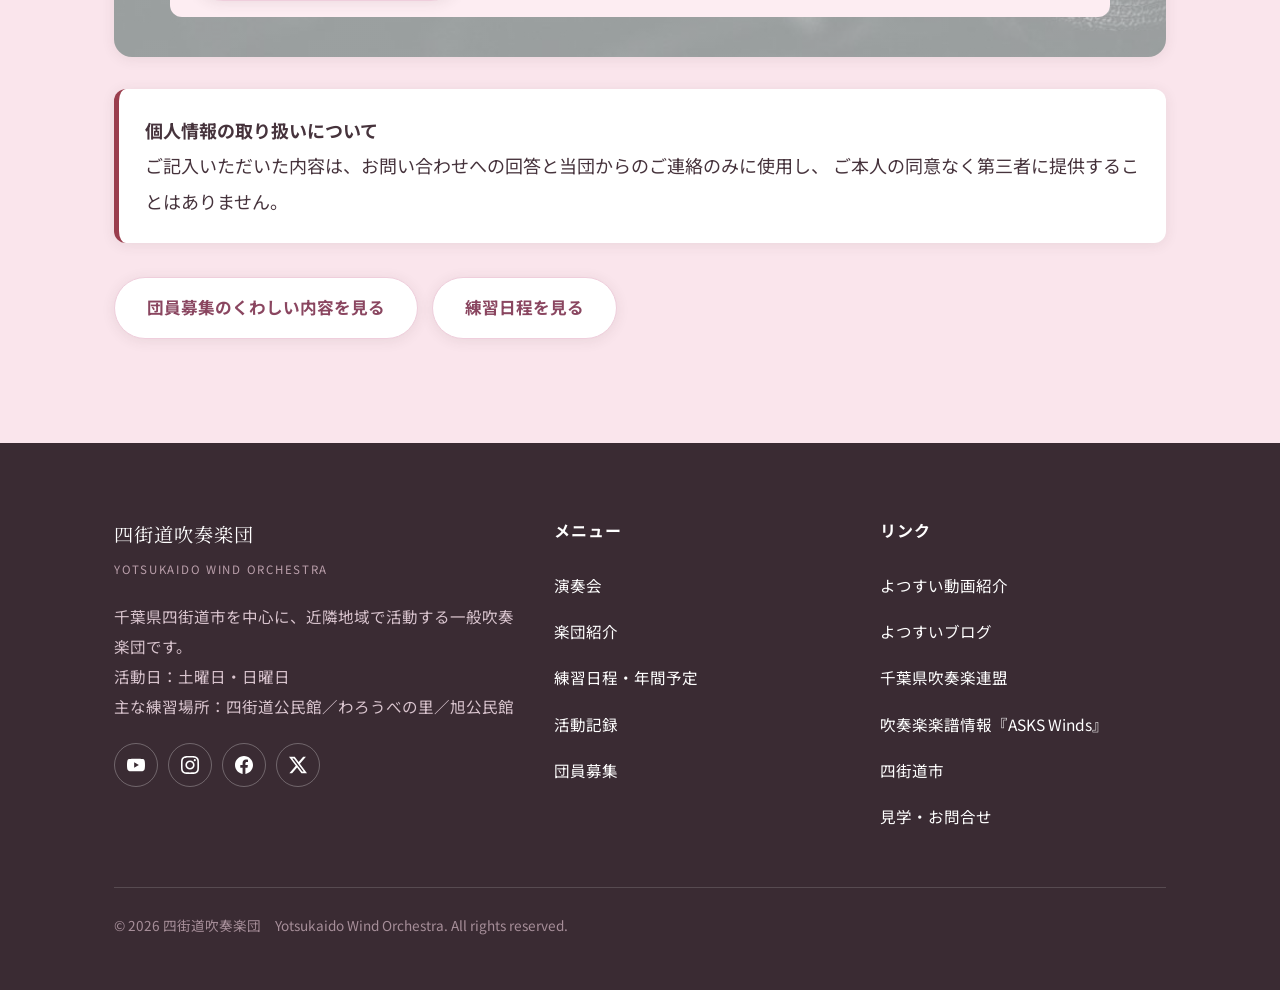
<file: contact.html>
<!DOCTYPE html>
<html lang="ja">
<head>
<meta charset="UTF-8">
<meta name="viewport" content="width=device-width, initial-scale=1">
<title>見学・お問合せ｜四街道吹奏楽団「よつすい」</title>
<meta name="description" content="四街道吹奏楽団（よつすい）への見学・体験のお申し込み、演奏のご依頼、取材のご相談はこちらから。フォームからお気軽にご連絡ください。">
<meta name="robots" content="index,follow,max-image-preview:large">
<link rel="canonical" href="https://yotsusui-website.pages.dev/contact">
<!-- LINEやSNSに貼ったときに出る、見出し・説明・画像（OGP） -->
<meta property="og:type" content="website">
<meta property="og:title" content="見学・お問合せ｜四街道吹奏楽団">
<meta property="og:description" content="見学・体験のお申し込み、演奏のご依頼、取材のご相談はこちらから。お気軽にご連絡ください。">
<meta property="og:url" content="https://yotsusui-website.pages.dev/contact">
<meta property="og:image" content="https://yotsusui-website.pages.dev/images/og.jpg">
<meta property="og:image:width" content="1200">
<meta property="og:image:height" content="630">
<meta property="og:image:alt" content="ステージで演奏するトランペット">
<meta property="og:locale" content="ja_JP">
<meta property="og:site_name" content="四街道吹奏楽団">
<meta name="twitter:card" content="summary_large_image">
<!-- ファビコン（ブラウザのタブや、ホーム画面に追加したときのアイコン） -->
<link rel="icon" href="favicon.ico?v=2" sizes="any">
<link rel="icon" type="image/png" sizes="32x32" href="images/icon-32.png?v=2">
<link rel="icon" type="image/png" sizes="16x16" href="images/icon-16.png?v=2">
<link rel="apple-touch-icon" href="images/icon-180.png?v=2">
<link rel="preconnect" href="https://fonts.googleapis.com">
<link rel="preconnect" href="https://fonts.gstatic.com" crossorigin>
<link href="https://fonts.googleapis.com/css2?family=Noto+Sans+JP:wght@400;500;700&family=Noto+Serif+JP:wght@400;500;600&display=swap" rel="stylesheet">
<link rel="stylesheet" href="assets/onepage.css?v=14">
<link rel="stylesheet" href="assets/record.css?v=2">
<!-- Google アナリティクス（アクセス数の計測）。設定は assets/ga.js にあります。 -->
<script async src="https://www.googletagmanager.com/gtag/js?id=G-20KZFLF2Y2"></script>
<script src="assets/ga.js?v=1"></script>
</head>
<body>
<a class="skip-link" href="#main">本文へスキップ</a>

<!-- ===================== ヘッダー ===================== -->
<header class="site-header">
  <div class="wrap header-bar">
    <a class="site-logo" href="index.html">
      <img class="mark" src="images/logo.png" alt="四街道吹奏楽団 ロゴ" width="42" height="42">
      <span>
        <span class="name-ja">四街道吹奏楽団</span>
        <span class="name-en">YOTSUKAIDO WIND ORCHESTRA</span>
      </span>
    </a>
    <button class="nav-toggle" type="button" aria-expanded="false" aria-controls="header-nav">
      <span class="bars" aria-hidden="true"><span></span><span></span><span></span></span>
      <span class="label">メニュー</span>
    </button>
    <nav class="header-nav" id="header-nav" aria-label="メインメニュー">
      <ul>
        <li><a href="concert.html">演奏会</a></li>
        <li><a href="movie.html">動画紹介</a></li>
        <li><a href="blog.html">ブログ</a></li>
        <li><a href="index.html#about">楽団紹介</a></li>
        <li><a href="schedule.html">練習日程</a></li>
        <li><a href="activity.html">活動記録</a></li>
        <li><a href="recruit.html">団員募集</a></li>
        <li><a class="is-cta" href="contact.html">見学・お問合せ</a></li>
      </ul>
    </nav>
  </div>
</header>

<main id="main">

  <!-- ===================== ページ見出し ===================== -->
  <div class="rec-head-band">
    <div class="wrap">
      <span class="label">CONTACT</span>
      <h1>見学・お問合せ</h1>
      <p>
        見学・体験のお申し込み、演奏のご依頼、取材のご相談など、下のフォームからお気軽にご連絡ください。<br>
        送信後、担当者より3日以内を目途に折り返しご返信いたします。
      </p>
    </div>
  </div>

  <section class="section" id="contact">
    <div class="wrap">

      <!-- パンくず -->
      <nav aria-label="現在の位置" style="font-size:.82rem;color:var(--ink-soft);margin-bottom:26px">
        <a href="index.html">ホーム</a>　›　<span>見学・お問合せ</span>
      </nav>
      <div class="cards col-3" style="margin-bottom:56px">
        <div class="card reveal">
          <div class="card-body">
            <h3>🎵 見学・体験</h3>
            <p style="margin-bottom:0">練習の見学は随時受付。楽器をお持ちでなくても、聴くだけの見学で構いません。</p>
          </div>
        </div>
        <div class="card reveal d1">
          <div class="card-body">
            <h3>🎺 演奏のご依頼</h3>
            <p style="margin-bottom:0">地域のイベント、福祉施設、学校行事などでの演奏をご相談いただけます。</p>
          </div>
        </div>
        <div class="card reveal d2">
          <div class="card-body">
            <h3>📣 取材・その他</h3>
            <p style="margin-bottom:0">取材のご依頼、相互リンクのご希望等のご質問もこちらから。</p>
          </div>
        </div>
      </div>

      <div class="embed embed-form reveal">
        <iframe
          src="https://docs.google.com/forms/d/e/1FAIpQLSc2JWlsZvL5OpjLczqDxlBSOdZlB8Ihx-IzqCfbSLKG47MvAw/viewform?embedded=true"
          title="四街道吹奏楽団 お問い合わせフォーム"
          loading="lazy">
          読み込んでいます…
        </iframe>
        <div class="embed-note">
          <p style="margin:0">フォームが表示されない場合は、下のボタンから別の画面で開いてください。</p>
          <a class="btn btn-plain"
             href="https://docs.google.com/forms/d/e/1FAIpQLSc2JWlsZvL5OpjLczqDxlBSOdZlB8Ihx-IzqCfbSLKG47MvAw/viewform"
             target="_blank" rel="noopener">
            フォームを別の画面で開く
          </a>
        </div>
      </div>

      <div class="notice reveal">
        <p style="margin-bottom:0">
          <strong>個人情報の取り扱いについて</strong><br>
          ご記入いただいた内容は、お問い合わせへの回答と当団からのご連絡のみに使用し、
          ご本人の同意なく第三者に提供することはありません。
        </p>
      </div>
      <div class="btn-row reveal">
        <a class="btn btn-plain" href="recruit.html">団員募集のくわしい内容を見る</a>
        <a class="btn btn-plain" href="schedule.html">練習日程を見る</a>
      </div>
    </div>
  </section>

</main>

<!-- ===================== フッター ===================== -->
<footer class="site-footer">
  <div class="wrap">
    <div class="footer-grid">
      <div class="footer-brand">
        <span class="name-ja">四街道吹奏楽団</span>
        <span class="name-en">YOTSUKAIDO WIND ORCHESTRA</span>
        <p style="margin-top:20px">
          千葉県四街道市を中心に、近隣地域で活動する一般吹奏楽団です。<br>
          活動日：土曜日・日曜日<br>
          主な練習場所：四街道公民館／わろうべの里／旭公民館
        </p>
        <div class="footer-sns">
          <a href="https://www.youtube.com/@yotsukaido_wo/featured" target="_blank" rel="noopener"
             aria-label="YouTube（別の画面で開きます）" title="YouTube">
            <svg class="sns-ico" viewBox="0 0 24 24" aria-hidden="true" focusable="false"><path d="M23.498 6.186a3.016 3.016 0 0 0-2.122-2.136C19.505 3.545 12 3.545 12 3.545s-7.505 0-9.377.505A3.017 3.017 0 0 0 .502 6.186C0 8.07 0 12 0 12s0 3.93.502 5.814a3.016 3.016 0 0 0 2.122 2.136c1.871.505 9.376.505 9.376.505s7.505 0 9.377-.505a3.015 3.015 0 0 0 2.122-2.136C24 15.93 24 12 24 12s0-3.93-.502-5.814zM9.545 15.568V8.432L15.818 12l-6.273 3.568z"/></svg>
          </a>
          <a href="https://www.instagram.com/yotsukaido.wo/" target="_blank" rel="noopener"
             aria-label="Instagram（別の画面で開きます）" title="Instagram">
            <svg class="sns-ico" viewBox="0 0 24 24" aria-hidden="true" focusable="false"><path d="M12 0C8.74 0 8.333.015 7.053.072 5.775.132 4.905.333 4.14.63c-.789.306-1.459.717-2.126 1.384S.935 3.35.63 4.14C.333 4.905.131 5.775.072 7.053.012 8.333 0 8.74 0 12s.015 3.667.072 4.947c.06 1.277.261 2.148.558 2.913.306.788.717 1.459 1.384 2.126.667.666 1.336 1.079 2.126 1.384.766.296 1.636.499 2.913.558C8.333 23.988 8.74 24 12 24s3.667-.015 4.947-.072c1.277-.06 2.148-.262 2.913-.558.788-.306 1.459-.718 2.126-1.384.666-.667 1.079-1.335 1.384-2.126.296-.765.499-1.636.558-2.913.06-1.28.072-1.687.072-4.947s-.015-3.667-.072-4.947c-.06-1.277-.262-2.149-.558-2.913-.306-.789-.718-1.459-1.384-2.126C21.319 1.347 20.651.935 19.86.63c-.765-.297-1.636-.499-2.913-.558C15.667.012 15.26 0 12 0zm0 2.16c3.203 0 3.585.016 4.85.071 1.17.055 1.805.249 2.227.415.562.217.96.477 1.382.896.419.42.679.819.896 1.381.164.422.36 1.057.413 2.227.057 1.266.07 1.646.07 4.85s-.015 3.585-.074 4.85c-.061 1.17-.256 1.805-.421 2.227-.224.562-.479.96-.899 1.382-.419.419-.824.679-1.38.896-.42.164-1.065.36-2.235.413-1.274.057-1.649.07-4.859.07-3.211 0-3.586-.015-4.859-.074-1.171-.061-1.816-.256-2.236-.421-.569-.224-.96-.479-1.379-.899-.421-.419-.69-.824-.9-1.38-.165-.42-.359-1.065-.42-2.235-.045-1.26-.061-1.649-.061-4.844 0-3.196.016-3.586.061-4.861.061-1.17.255-1.814.42-2.234.21-.57.479-.96.9-1.381.419-.419.81-.689 1.379-.898.42-.166 1.051-.361 2.221-.421 1.275-.045 1.65-.06 4.859-.06l.045.03zm0 3.678a6.162 6.162 0 100 12.324 6.162 6.162 0 000-12.324zM12 16c-2.21 0-4-1.79-4-4s1.79-4 4-4 4 1.79 4 4-1.79 4-4 4zm7.846-10.405a1.441 1.441 0 01-2.88 0 1.44 1.44 0 012.88 0z"/></svg>
          </a>
          <a href="https://www.facebook.com/yotsukaido.wo" target="_blank" rel="noopener"
             aria-label="Facebook（別の画面で開きます）" title="Facebook">
            <svg class="sns-ico" viewBox="0 0 24 24" aria-hidden="true" focusable="false"><path d="M24 12.073c0-6.627-5.373-12-12-12s-12 5.373-12 12c0 5.99 4.388 10.954 10.125 11.854v-8.385H7.078v-3.47h3.047V9.43c0-3.007 1.792-4.669 4.533-4.669 1.312 0 2.686.235 2.686.235v2.953H15.83c-1.491 0-1.956.925-1.956 1.874v2.25h3.328l-.532 3.47h-2.796v8.385C19.612 23.027 24 18.062 24 12.073z"/></svg>
          </a>
          <a href="https://x.com/yotsukaido_wo" target="_blank" rel="noopener"
             aria-label="X・旧Twitter（別の画面で開きます）" title="X（旧Twitter）">
            <svg class="sns-ico" viewBox="0 0 24 24" aria-hidden="true" focusable="false"><path d="M18.901 1.153h3.68l-8.04 9.19L24 22.846h-7.406l-5.8-7.584-6.638 7.584H.474l8.6-9.83L0 1.154h7.594l5.243 6.932ZM17.61 20.644h2.039L6.486 3.24H4.298Z"/></svg>
          </a>
        </div>
      </div>

      <div>
        <h2>メニュー</h2>
        <ul>
          <li><a href="concert.html">演奏会</a></li>
          <li><a href="index.html#about">楽団紹介</a></li>
          <li><a href="schedule.html">練習日程・年間予定</a></li>
          <li><a href="activity.html">活動記録</a></li>
          <li><a href="recruit.html">団員募集</a></li>
        </ul>
      </div>

      <div>
        <h2>リンク</h2>
        <ul>
          <li><a href="movie.html">よつすい動画紹介</a></li>
          <li><a href="blog.html">よつすいブログ</a></li>
          <li><a href="https://www.chibasuiren.gr.jp/" target="_blank" rel="noopener">千葉県吹奏楽連盟</a></li>
          <li><a href="https://askswinds.com/index.html" target="_blank" rel="noopener">吹奏楽楽譜情報『ASKS Winds』</a></li>
          <li><a href="https://www.city.yotsukaido.chiba.jp/" target="_blank" rel="noopener">四街道市</a></li>
          <li><a href="contact.html">見学・お問合せ</a></li>
        </ul>
      </div>
    </div>

    <p class="copyright">© 2026 四街道吹奏楽団　Yotsukaido Wind Orchestra. All rights reserved.</p>
  </div>
</footer>

<script src="assets/onepage.js?v=14"></script>
</body>
</html>
</file>
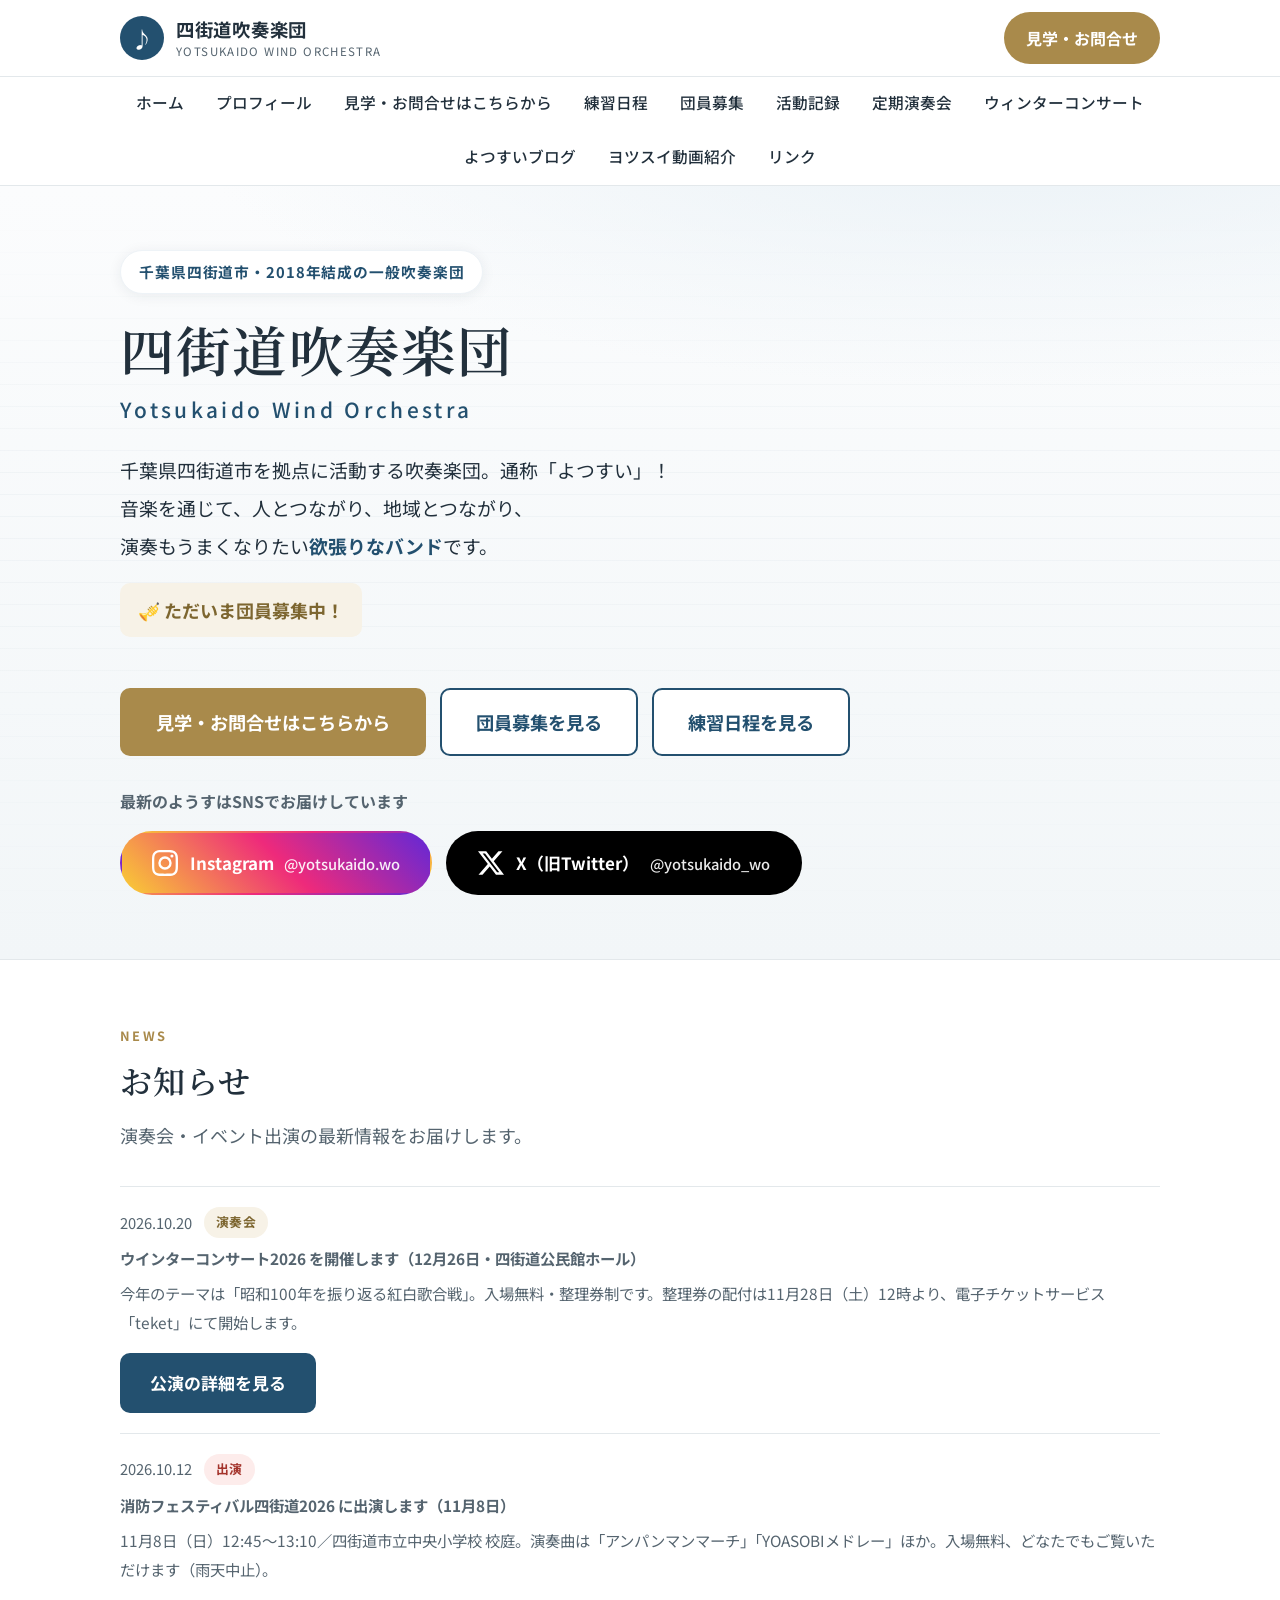
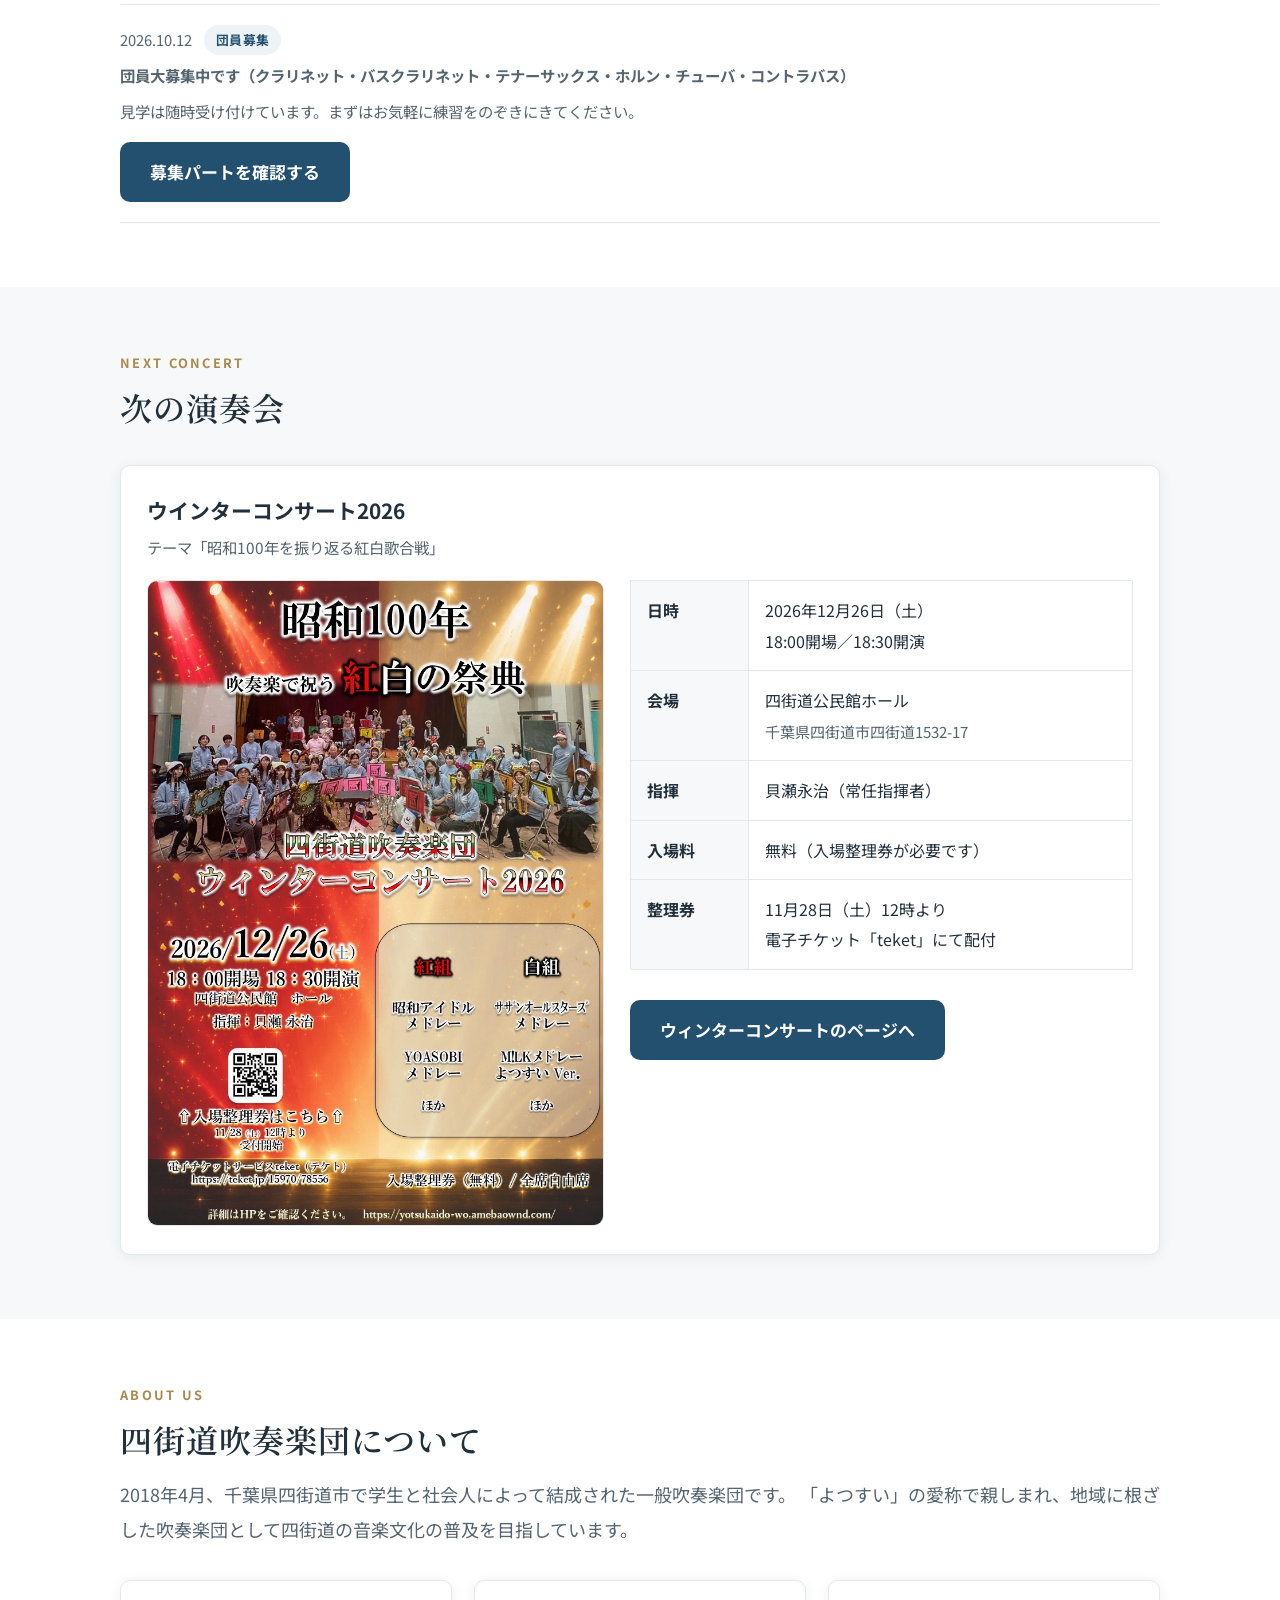
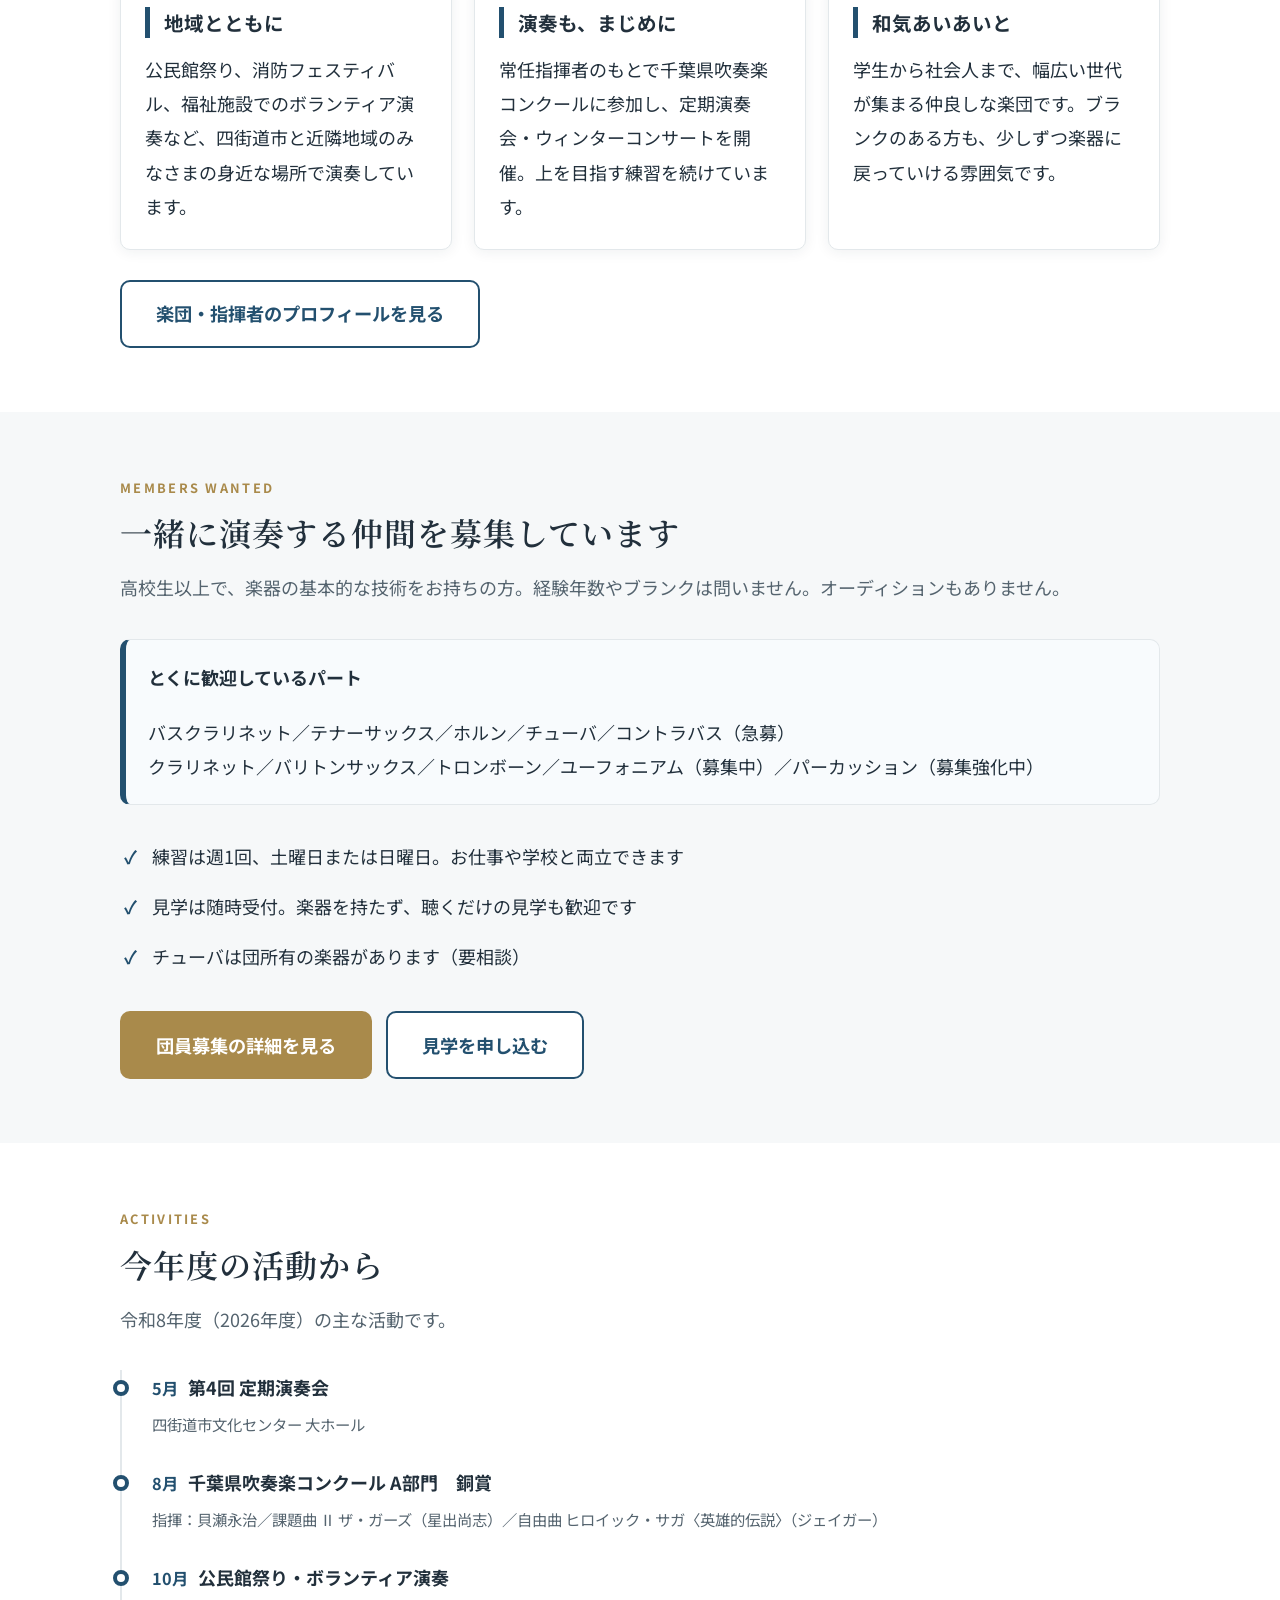
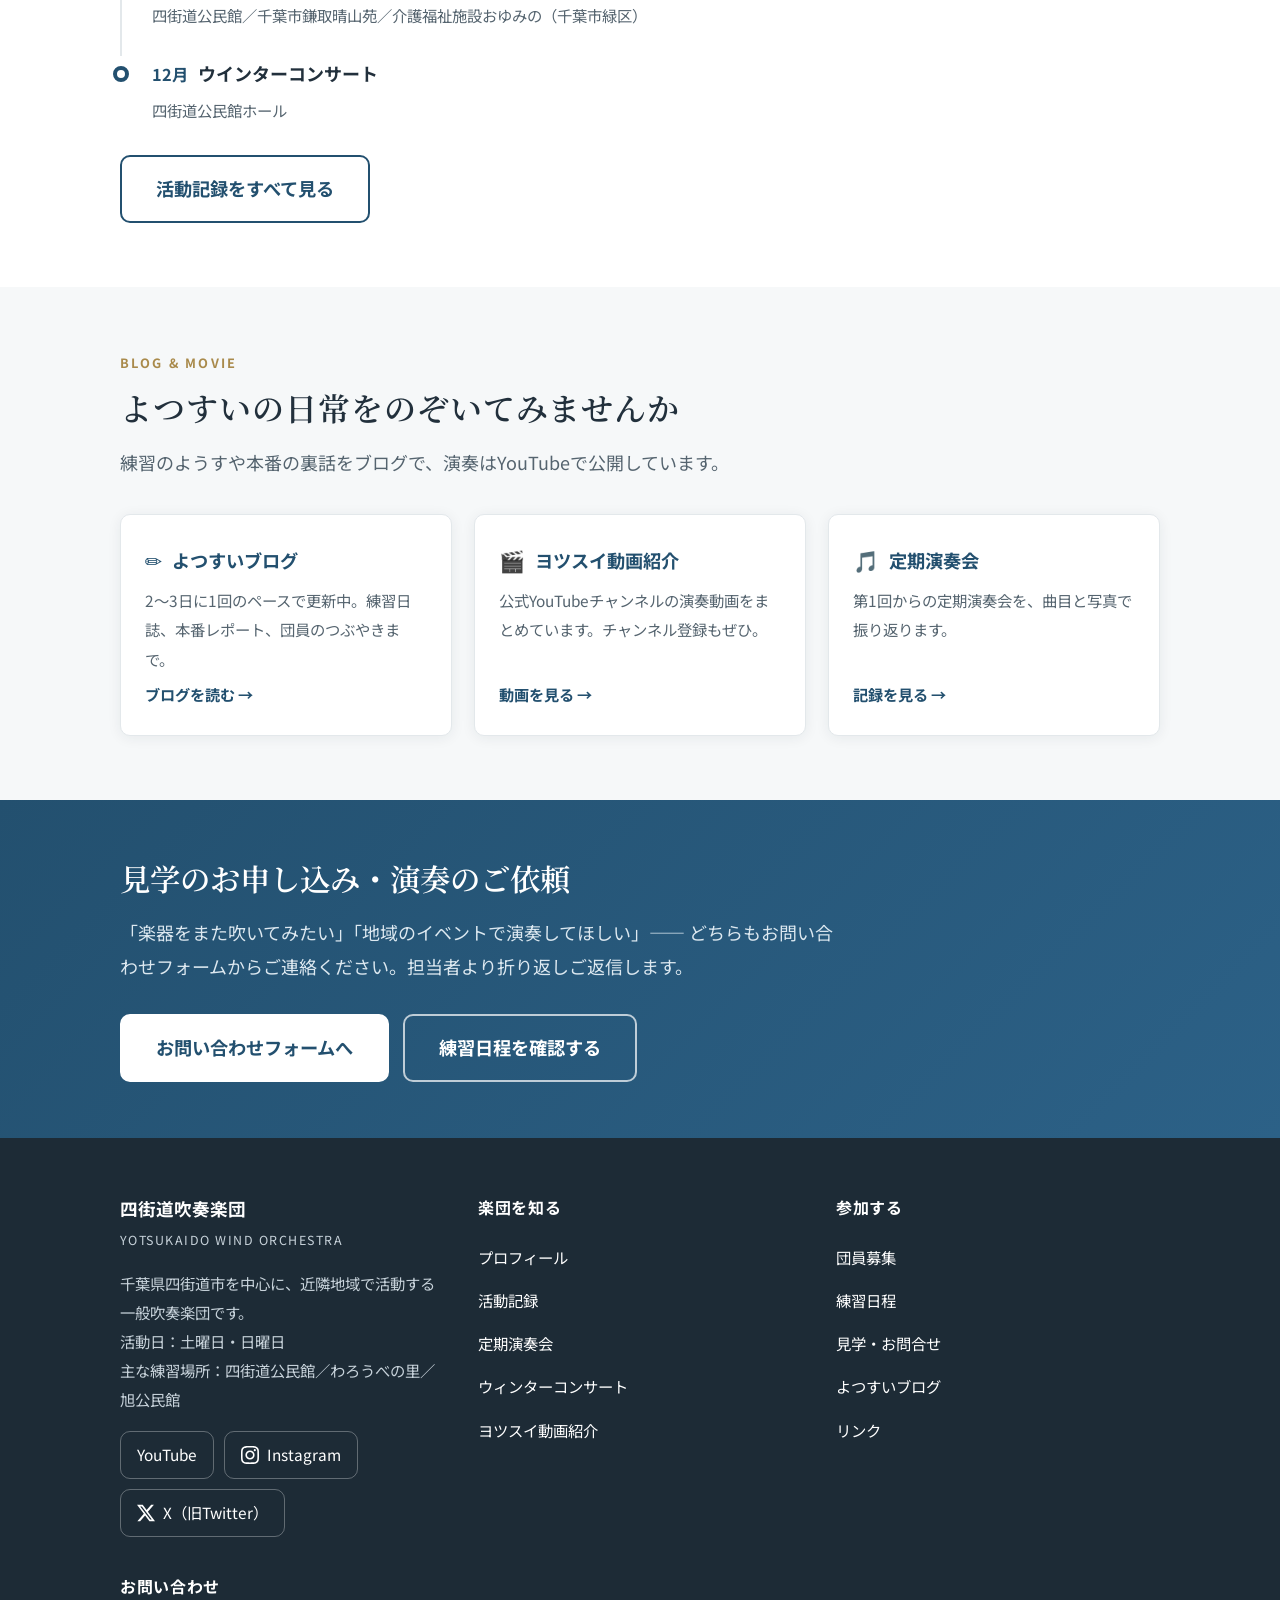
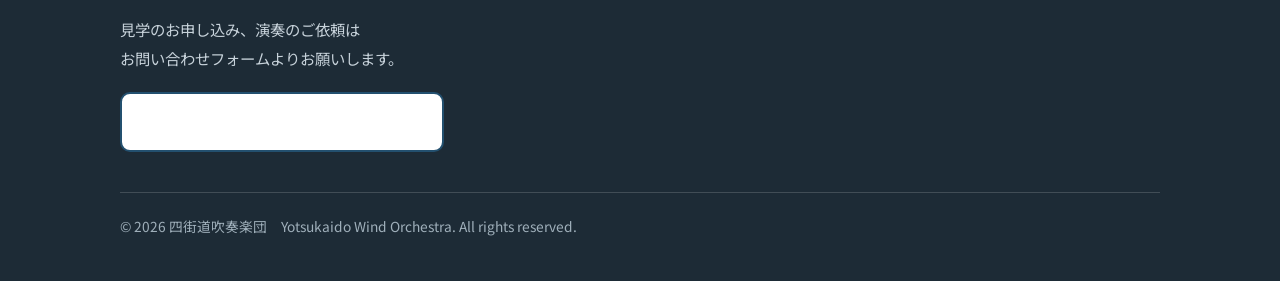
<file: index-multipage.html>
<!DOCTYPE html>
<html lang="ja">
<head>
<meta charset="UTF-8">
<meta name="viewport" content="width=device-width, initial-scale=1">
<title>四街道吹奏楽団　Yotsukaido Wind Orchestra｜千葉県四街道市の吹奏楽団</title>
<meta name="description" content="千葉県四街道市を拠点に活動する吹奏楽団「四街道吹奏楽団（よつすい）」の公式サイト。定期演奏会・ウィンターコンサート・ボランティア演奏などの活動紹介、練習日程、団員募集、演奏依頼のご相談はこちらから。">
<!-- 制作中の下書きです。トップページ（index.html）と中身が重なるため、検索には出しません。 -->
<meta name="robots" content="noindex,nofollow">
<link rel="preconnect" href="https://fonts.googleapis.com">
<link rel="preconnect" href="https://fonts.gstatic.com" crossorigin>
<link href="https://fonts.googleapis.com/css2?family=Noto+Sans+JP:wght@400;500;700&family=Noto+Serif+JP:wght@500;600&display=swap" rel="stylesheet">
<link rel="stylesheet" href="assets/style.css">
</head>
<body>
<a class="skip-link" href="#main">本文へスキップ</a>

<!-- ============ ヘッダー（全ページ共通） ============ -->
<header class="site-header">
  <div class="wrap header-bar">
    <a class="site-logo" href="index.html">
      <span class="mark" aria-hidden="true">♪</span>
      <span>
        <span class="name-ja">四街道吹奏楽団</span>
        <span class="name-en">YOTSUKAIDO WIND ORCHESTRA</span>
      </span>
    </a>
    <div class="header-side">
      <a class="header-cta" href="contact.html">見学・お問合せ</a>
      <button class="nav-toggle" type="button" aria-expanded="false" aria-controls="site-nav">
        <span class="bars" aria-hidden="true"><span></span><span></span><span></span></span>
        <span class="label">メニュー</span>
      </button>
    </div>
  </div>
  <nav class="site-nav" id="site-nav" aria-label="メインメニュー">
    <div class="wrap">
      <ul>
        <li><a href="index.html">ホーム</a></li>
        <li><a href="profile.html">プロフィール</a></li>
        <li><a href="contact.html">見学・お問合せはこちらから</a></li>
        <li><a href="schedule.html">練習日程</a></li>
        <li><a href="recruit.html">団員募集</a></li>
        <li><a href="activity.html">活動記録</a></li>
        <li><a href="concert.html">定期演奏会</a></li>
        <li><a href="winter.html">ウィンターコンサート</a></li>
        <li><a href="blog.html">よつすいブログ</a></li>
        <li><a href="movie.html">ヨツスイ動画紹介</a></li>
        <li><a href="link.html">リンク</a></li>
      </ul>
    </div>
  </nav>
</header>

<main id="main">

  <!-- ============ ファーストビュー ============ -->
  <section class="hero">
    <div class="wrap">
      <p class="hero-eyebrow">千葉県四街道市・2018年結成の一般吹奏楽団</p>
      <h1>
        <span class="ja">四街道吹奏楽団</span>
        <span class="en">Yotsukaido Wind Orchestra</span>
      </h1>
      <p class="hero-lead">
        千葉県四街道市を拠点に活動する吹奏楽団。通称「よつすい」！<br>
        音楽を通じて、人とつながり、地域とつながり、<br>
        演奏もうまくなりたい<strong>欲張りなバンド</strong>です。
      </p>
      <p class="hero-note">🎺 ただいま団員募集中！</p>

      <div class="btn-row">
        <a class="btn btn-gold btn-lg" href="contact.html">見学・お問合せはこちらから</a>
        <a class="btn btn-outline btn-lg" href="recruit.html">団員募集を見る</a>
        <a class="btn btn-outline btn-lg" href="schedule.html">練習日程を見る</a>
      </div>

      <!-- SNSへのボタン -->
      <div class="sns-cta-row">
        <p class="sns-cta-lead">最新のようすはSNSでお届けしています</p>

        <a class="btn-sns btn-instagram"
           href="https://www.instagram.com/yotsukaido.wo/"
           target="_blank" rel="noopener">
          <svg class="sns-ico" viewBox="0 0 24 24" role="img" aria-hidden="true" focusable="false">
            <path d="M12 0C8.74 0 8.333.015 7.053.072 5.775.132 4.905.333 4.14.63c-.789.306-1.459.717-2.126 1.384S.935 3.35.63 4.14C.333 4.905.131 5.775.072 7.053.012 8.333 0 8.74 0 12s.015 3.667.072 4.947c.06 1.277.261 2.148.558 2.913.306.788.717 1.459 1.384 2.126.667.666 1.336 1.079 2.126 1.384.766.296 1.636.499 2.913.558C8.333 23.988 8.74 24 12 24s3.667-.015 4.947-.072c1.277-.06 2.148-.262 2.913-.558.788-.306 1.459-.718 2.126-1.384.666-.667 1.079-1.335 1.384-2.126.296-.765.499-1.636.558-2.913.06-1.28.072-1.687.072-4.947s-.015-3.667-.072-4.947c-.06-1.277-.262-2.149-.558-2.913-.306-.789-.718-1.459-1.384-2.126C21.319 1.347 20.651.935 19.86.63c-.765-.297-1.636-.499-2.913-.558C15.667.012 15.26 0 12 0zm0 2.16c3.203 0 3.585.016 4.85.071 1.17.055 1.805.249 2.227.415.562.217.96.477 1.382.896.419.42.679.819.896 1.381.164.422.36 1.057.413 2.227.057 1.266.07 1.646.07 4.85s-.015 3.585-.074 4.85c-.061 1.17-.256 1.805-.421 2.227-.224.562-.479.96-.899 1.382-.419.419-.824.679-1.38.896-.42.164-1.065.36-2.235.413-1.274.057-1.649.07-4.859.07-3.211 0-3.586-.015-4.859-.074-1.171-.061-1.816-.256-2.236-.421-.569-.224-.96-.479-1.379-.899-.421-.419-.69-.824-.9-1.38-.165-.42-.359-1.065-.42-2.235-.045-1.26-.061-1.649-.061-4.844 0-3.196.016-3.586.061-4.861.061-1.17.255-1.814.42-2.234.21-.57.479-.96.9-1.381.419-.419.81-.689 1.379-.898.42-.166 1.051-.361 2.221-.421 1.275-.045 1.65-.06 4.859-.06l.045.03zm0 3.678a6.162 6.162 0 100 12.324 6.162 6.162 0 000-12.324zM12 16c-2.21 0-4-1.79-4-4s1.79-4 4-4 4 1.79 4 4-1.79 4-4 4zm7.846-10.405a1.441 1.441 0 01-2.88 0 1.44 1.44 0 012.88 0z"/>
          </svg>
          <span>Instagram<span class="sns-id">@yotsukaido.wo</span></span>
        </a>

        <a class="btn-sns btn-x"
           href="https://x.com/yotsukaido_wo"
           target="_blank" rel="noopener">
          <svg class="sns-ico" viewBox="0 0 24 24" role="img" aria-hidden="true" focusable="false">
            <path d="M18.901 1.153h3.68l-8.04 9.19L24 22.846h-7.406l-5.8-7.584-6.638 7.584H.474l8.6-9.83L0 1.154h7.594l5.243 6.932ZM17.61 20.644h2.039L6.486 3.24H4.298Z"/>
          </svg>
          <span>X（旧Twitter）<span class="sns-id">@yotsukaido_wo</span></span>
        </a>
      </div>
    </div>
  </section>

  <!-- ============ お知らせ ============ -->
  <section class="section">
    <div class="wrap">
      <div class="section-head">
        <span class="label">NEWS</span>
        <h2>お知らせ</h2>
        <p>演奏会・イベント出演の最新情報をお届けします。</p>
      </div>

      <ul class="news-list">
        <li>
          <div class="news-meta">
            <span class="news-date">2026.10.20</span>
            <span class="tag tag-gold">演奏会</span>
          </div>
          <p class="news-title">ウインターコンサート2026 を開催します（12月26日・四街道公民館ホール）</p>
          <p>今年のテーマは「昭和100年を振り返る紅白歌合戦」。入場無料・整理券制です。整理券の配付は11月28日（土）12時より、電子チケットサービス「teket」にて開始します。</p>
          <div class="btn-row" style="margin-top:16px">
            <a class="btn btn-primary" href="winter.html">公演の詳細を見る</a>
          </div>
        </li>
        <li>
          <div class="news-meta">
            <span class="news-date">2026.10.12</span>
            <span class="tag tag-live">出演</span>
          </div>
          <p class="news-title">消防フェスティバル四街道2026 に出演します（11月8日）</p>
          <p>11月8日（日）12:45〜13:10／四街道市立中央小学校 校庭。演奏曲は「アンパンマンマーチ」「YOASOBIメドレー」ほか。入場無料、どなたでもご覧いただけます（雨天中止）。</p>
        </li>
        <li>
          <div class="news-meta">
            <span class="news-date">2026.10.12</span>
            <span class="tag">団員募集</span>
          </div>
          <p class="news-title">団員大募集中です（クラリネット・バスクラリネット・テナーサックス・ホルン・チューバ・コントラバス）</p>
          <p>見学は随時受け付けています。まずはお気軽に練習をのぞきにきてください。</p>
          <div class="btn-row" style="margin-top:16px">
            <a class="btn btn-primary" href="recruit.html">募集パートを確認する</a>
          </div>
        </li>
      </ul>
    </div>
  </section>

  <!-- ============ 次の演奏会 ============ -->
  <section class="section section-soft">
    <div class="wrap">
      <div class="section-head">
        <span class="label">NEXT CONCERT</span>
        <h2>次の演奏会</h2>
      </div>

      <div class="concert" style="margin-bottom:0">
        <h3>ウインターコンサート2026</h3>
        <p class="concert-meta">テーマ「昭和100年を振り返る紅白歌合戦」</p>
        <div class="concert-body">
          <div class="photo">
            <a href="images/winter-concert-2026.jpg" target="_blank" rel="noopener" aria-label="ウインターコンサート2026 公演チラシ（大きい画像を開きます）">
              <img src="images/winter-concert-2026.jpg" alt="ウインターコンサート2026 公演チラシ" width="794" height="1123" loading="lazy">
            </a>
          </div>
          <div>
            <div class="table-scroll">
              <table class="data data-stack">
                <tbody>
                  <tr><th>日時</th><td>2026年12月26日（土）<br>18:00開場／18:30開演</td></tr>
                  <tr><th>会場</th><td>四街道公民館ホール<br><span style="color:var(--ink-soft);font-size:.94rem">千葉県四街道市四街道1532-17</span></td></tr>
                  <tr><th>指揮</th><td>貝瀬永治（常任指揮者）</td></tr>
                  <tr><th>入場料</th><td>無料（入場整理券が必要です）</td></tr>
                  <tr><th>整理券</th><td>11月28日（土）12時より<br>電子チケット「teket」にて配付</td></tr>
                </tbody>
              </table>
            </div>
            <div class="btn-row">
              <a class="btn btn-primary" href="winter.html">ウィンターコンサートのページへ</a>
            </div>
          </div>
        </div>
      </div>
    </div>
  </section>

  <!-- ============ 楽団について ============ -->
  <section class="section">
    <div class="wrap">
      <div class="section-head">
        <span class="label">ABOUT US</span>
        <h2>四街道吹奏楽団について</h2>
        <p>
          2018年4月、千葉県四街道市で学生と社会人によって結成された一般吹奏楽団です。
          「よつすい」の愛称で親しまれ、地域に根ざした吹奏楽団として四街道の音楽文化の普及を目指しています。
        </p>
      </div>

      <div class="cards">
        <div class="card">
          <h3>地域とともに</h3>
          <p>公民館祭り、消防フェスティバル、福祉施設でのボランティア演奏など、四街道市と近隣地域のみなさまの身近な場所で演奏しています。</p>
        </div>
        <div class="card">
          <h3>演奏も、まじめに</h3>
          <p>常任指揮者のもとで千葉県吹奏楽コンクールに参加し、定期演奏会・ウィンターコンサートを開催。上を目指す練習を続けています。</p>
        </div>
        <div class="card">
          <h3>和気あいあいと</h3>
          <p>学生から社会人まで、幅広い世代が集まる仲良しな楽団です。ブランクのある方も、少しずつ楽器に戻っていける雰囲気です。</p>
        </div>
      </div>

      <div class="btn-row">
        <a class="btn btn-outline btn-lg" href="profile.html">楽団・指揮者のプロフィールを見る</a>
      </div>
    </div>
  </section>

  <!-- ============ 団員募集 ============ -->
  <section class="section section-soft">
    <div class="wrap">
      <div class="section-head">
        <span class="label">MEMBERS WANTED</span>
        <h2>一緒に演奏する仲間を募集しています</h2>
        <p>高校生以上で、楽器の基本的な技術をお持ちの方。経験年数やブランクは問いません。オーディションもありません。</p>
      </div>

      <div class="notice notice-navy">
        <p><strong>とくに歓迎しているパート</strong></p>
        <p style="margin-bottom:0">
          バスクラリネット／テナーサックス／ホルン／チューバ／コントラバス（急募）<br>
          クラリネット／バリトンサックス／トロンボーン／ユーフォニアム（募集中）／パーカッション（募集強化中）
        </p>
      </div>

      <ul class="list-check">
        <li>練習は週1回、土曜日または日曜日。お仕事や学校と両立できます</li>
        <li>見学は随時受付。楽器を持たず、聴くだけの見学も歓迎です</li>
        <li>チューバは団所有の楽器があります（要相談）</li>
      </ul>

      <div class="btn-row">
        <a class="btn btn-gold btn-lg" href="recruit.html">団員募集の詳細を見る</a>
        <a class="btn btn-outline btn-lg" href="contact.html">見学を申し込む</a>
      </div>
    </div>
  </section>

  <!-- ============ 活動記録ダイジェスト ============ -->
  <section class="section">
    <div class="wrap">
      <div class="section-head">
        <span class="label">ACTIVITIES</span>
        <h2>今年度の活動から</h2>
        <p>令和8年度（2026年度）の主な活動です。</p>
      </div>

      <ul class="timeline">
        <li>
          <span class="tl-month">5月</span><span class="tl-title">第4回 定期演奏会</span>
          <p class="tl-detail">四街道市文化センター 大ホール</p>
        </li>
        <li>
          <span class="tl-month">8月</span><span class="tl-title">千葉県吹奏楽コンクール A部門　銅賞</span>
          <p class="tl-detail">指揮：貝瀬永治／課題曲 Ⅱ ザ・ガーズ（星出尚志）／自由曲 ヒロイック・サガ〈英雄的伝説〉（ジェイガー）</p>
        </li>
        <li>
          <span class="tl-month">10月</span><span class="tl-title">公民館祭り・ボランティア演奏</span>
          <p class="tl-detail">四街道公民館／千葉市鎌取晴山苑／介護福祉施設おゆみの（千葉市緑区）</p>
        </li>
        <li>
          <span class="tl-month">12月</span><span class="tl-title">ウインターコンサート</span>
          <p class="tl-detail">四街道公民館ホール</p>
        </li>
      </ul>

      <div class="btn-row">
        <a class="btn btn-outline btn-lg" href="activity.html">活動記録をすべて見る</a>
      </div>
    </div>
  </section>

  <!-- ============ ブログ／動画 ============ -->
  <section class="section section-soft">
    <div class="wrap">
      <div class="section-head">
        <span class="label">BLOG &amp; MOVIE</span>
        <h2>よつすいの日常をのぞいてみませんか</h2>
        <p>練習のようすや本番の裏話をブログで、演奏はYouTubeで公開しています。</p>
      </div>

      <div class="cards">
        <a class="card card-link" href="blog.html">
          <span class="card-title"><span class="ico" aria-hidden="true">✏️</span>よつすいブログ</span>
          <p class="card-text">2〜3日に1回のペースで更新中。練習日誌、本番レポート、団員のつぶやきまで。</p>
          <span class="card-more">ブログを読む →</span>
        </a>
        <a class="card card-link" href="movie.html">
          <span class="card-title"><span class="ico" aria-hidden="true">🎬</span>ヨツスイ動画紹介</span>
          <p class="card-text">公式YouTubeチャンネルの演奏動画をまとめています。チャンネル登録もぜひ。</p>
          <span class="card-more">動画を見る →</span>
        </a>
        <a class="card card-link" href="concert.html">
          <span class="card-title"><span class="ico" aria-hidden="true">🎵</span>定期演奏会</span>
          <p class="card-text">第1回からの定期演奏会を、曲目と写真で振り返ります。</p>
          <span class="card-more">記録を見る →</span>
        </a>
      </div>
    </div>
  </section>

  <!-- ============ CTA ============ -->
  <section class="cta-band">
    <div class="wrap">
      <h2>見学のお申し込み・演奏のご依頼</h2>
      <p>
        「楽器をまた吹いてみたい」「地域のイベントで演奏してほしい」——
        どちらもお問い合わせフォームからご連絡ください。担当者より折り返しご返信します。
      </p>
      <div class="btn-row">
        <a class="btn btn-outline btn-lg" href="contact.html">お問い合わせフォームへ</a>
        <a class="btn btn-ghost btn-lg" href="schedule.html">練習日程を確認する</a>
      </div>
    </div>
  </section>

</main>

<!-- ============ フッター（全ページ共通） ============ -->
<footer class="site-footer">
  <div class="wrap">
    <div class="footer-grid">
      <div class="footer-brand">
        <span class="name-ja">四街道吹奏楽団</span>
        <span class="name-en">YOTSUKAIDO WIND ORCHESTRA</span>
        <p>
          千葉県四街道市を中心に、近隣地域で活動する一般吹奏楽団です。<br>
          活動日：土曜日・日曜日<br>
          主な練習場所：四街道公民館／わろうべの里／旭公民館
        </p>
        <div class="sns-row">
          <a href="https://www.youtube.com/@yotsukaido_wo/featured" target="_blank" rel="noopener">YouTube</a>
          <!-- TODO: 各SNSの実際のURLに差し替えてください -->
          <a href="https://www.instagram.com/yotsukaido.wo/" target="_blank" rel="noopener"><svg class="sns-ico" viewBox="0 0 24 24" aria-hidden="true" focusable="false"><path d="M12 0C8.74 0 8.333.015 7.053.072 5.775.132 4.905.333 4.14.63c-.789.306-1.459.717-2.126 1.384S.935 3.35.63 4.14C.333 4.905.131 5.775.072 7.053.012 8.333 0 8.74 0 12s.015 3.667.072 4.947c.06 1.277.261 2.148.558 2.913.306.788.717 1.459 1.384 2.126.667.666 1.336 1.079 2.126 1.384.766.296 1.636.499 2.913.558C8.333 23.988 8.74 24 12 24s3.667-.015 4.947-.072c1.277-.06 2.148-.262 2.913-.558.788-.306 1.459-.718 2.126-1.384.666-.667 1.079-1.335 1.384-2.126.296-.765.499-1.636.558-2.913.06-1.28.072-1.687.072-4.947s-.015-3.667-.072-4.947c-.06-1.277-.262-2.149-.558-2.913-.306-.789-.718-1.459-1.384-2.126C21.319 1.347 20.651.935 19.86.63c-.765-.297-1.636-.499-2.913-.558C15.667.012 15.26 0 12 0zm0 2.16c3.203 0 3.585.016 4.85.071 1.17.055 1.805.249 2.227.415.562.217.96.477 1.382.896.419.42.679.819.896 1.381.164.422.36 1.057.413 2.227.057 1.266.07 1.646.07 4.85s-.015 3.585-.074 4.85c-.061 1.17-.256 1.805-.421 2.227-.224.562-.479.96-.899 1.382-.419.419-.824.679-1.38.896-.42.164-1.065.36-2.235.413-1.274.057-1.649.07-4.859.07-3.211 0-3.586-.015-4.859-.074-1.171-.061-1.816-.256-2.236-.421-.569-.224-.96-.479-1.379-.899-.421-.419-.69-.824-.9-1.38-.165-.42-.359-1.065-.42-2.235-.045-1.26-.061-1.649-.061-4.844 0-3.196.016-3.586.061-4.861.061-1.17.255-1.814.42-2.234.21-.57.479-.96.9-1.381.419-.419.81-.689 1.379-.898.42-.166 1.051-.361 2.221-.421 1.275-.045 1.65-.06 4.859-.06l.045.03zm0 3.678a6.162 6.162 0 100 12.324 6.162 6.162 0 000-12.324zM12 16c-2.21 0-4-1.79-4-4s1.79-4 4-4 4 1.79 4 4-1.79 4-4 4zm7.846-10.405a1.441 1.441 0 01-2.88 0 1.44 1.44 0 012.88 0z"/></svg>Instagram</a>
          <a href="https://x.com/yotsukaido_wo" target="_blank" rel="noopener"><svg class="sns-ico" viewBox="0 0 24 24" aria-hidden="true" focusable="false"><path d="M18.901 1.153h3.68l-8.04 9.19L24 22.846h-7.406l-5.8-7.584-6.638 7.584H.474l8.6-9.83L0 1.154h7.594l5.243 6.932ZM17.61 20.644h2.039L6.486 3.24H4.298Z"/></svg>X（旧Twitter）</a>
        </div>
      </div>

      <div>
        <h2>楽団を知る</h2>
        <ul>
          <li><a href="profile.html">プロフィール</a></li>
          <li><a href="activity.html">活動記録</a></li>
          <li><a href="concert.html">定期演奏会</a></li>
          <li><a href="winter.html">ウィンターコンサート</a></li>
          <li><a href="movie.html">ヨツスイ動画紹介</a></li>
        </ul>
      </div>

      <div>
        <h2>参加する</h2>
        <ul>
          <li><a href="recruit.html">団員募集</a></li>
          <li><a href="schedule.html">練習日程</a></li>
          <li><a href="contact.html">見学・お問合せ</a></li>
          <li><a href="blog.html">よつすいブログ</a></li>
          <li><a href="link.html">リンク</a></li>
        </ul>
      </div>

      <div>
        <h2>お問い合わせ</h2>
        <p>
          見学のお申し込み、演奏のご依頼は<br>
          お問い合わせフォームよりお願いします。
        </p>
        <p style="margin-bottom:0"><a class="btn btn-outline btn-block" href="contact.html">お問い合わせフォーム</a></p>
      </div>
    </div>

    <p class="copyright">© 2026 四街道吹奏楽団　Yotsukaido Wind Orchestra. All rights reserved.</p>
  </div>
</footer>

<script src="assets/script.js"></script>
</body>
</html>
</file>
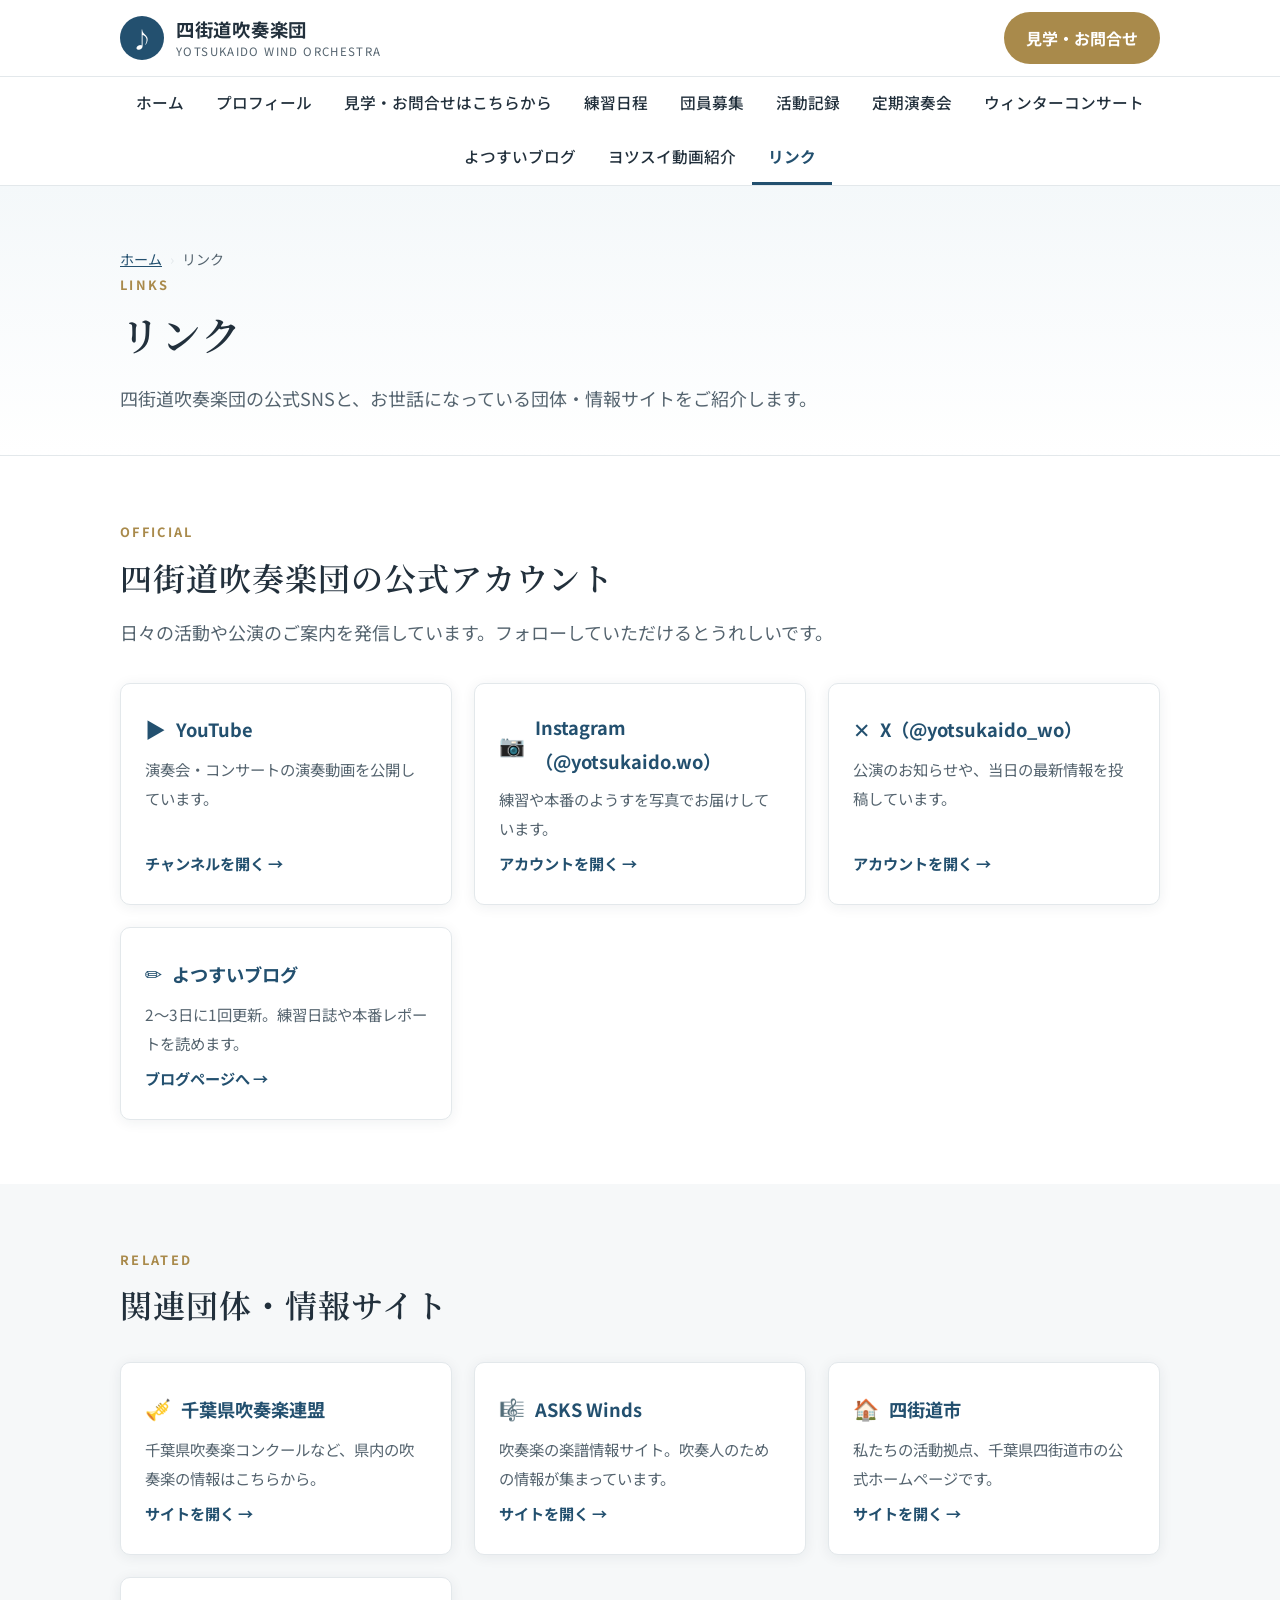
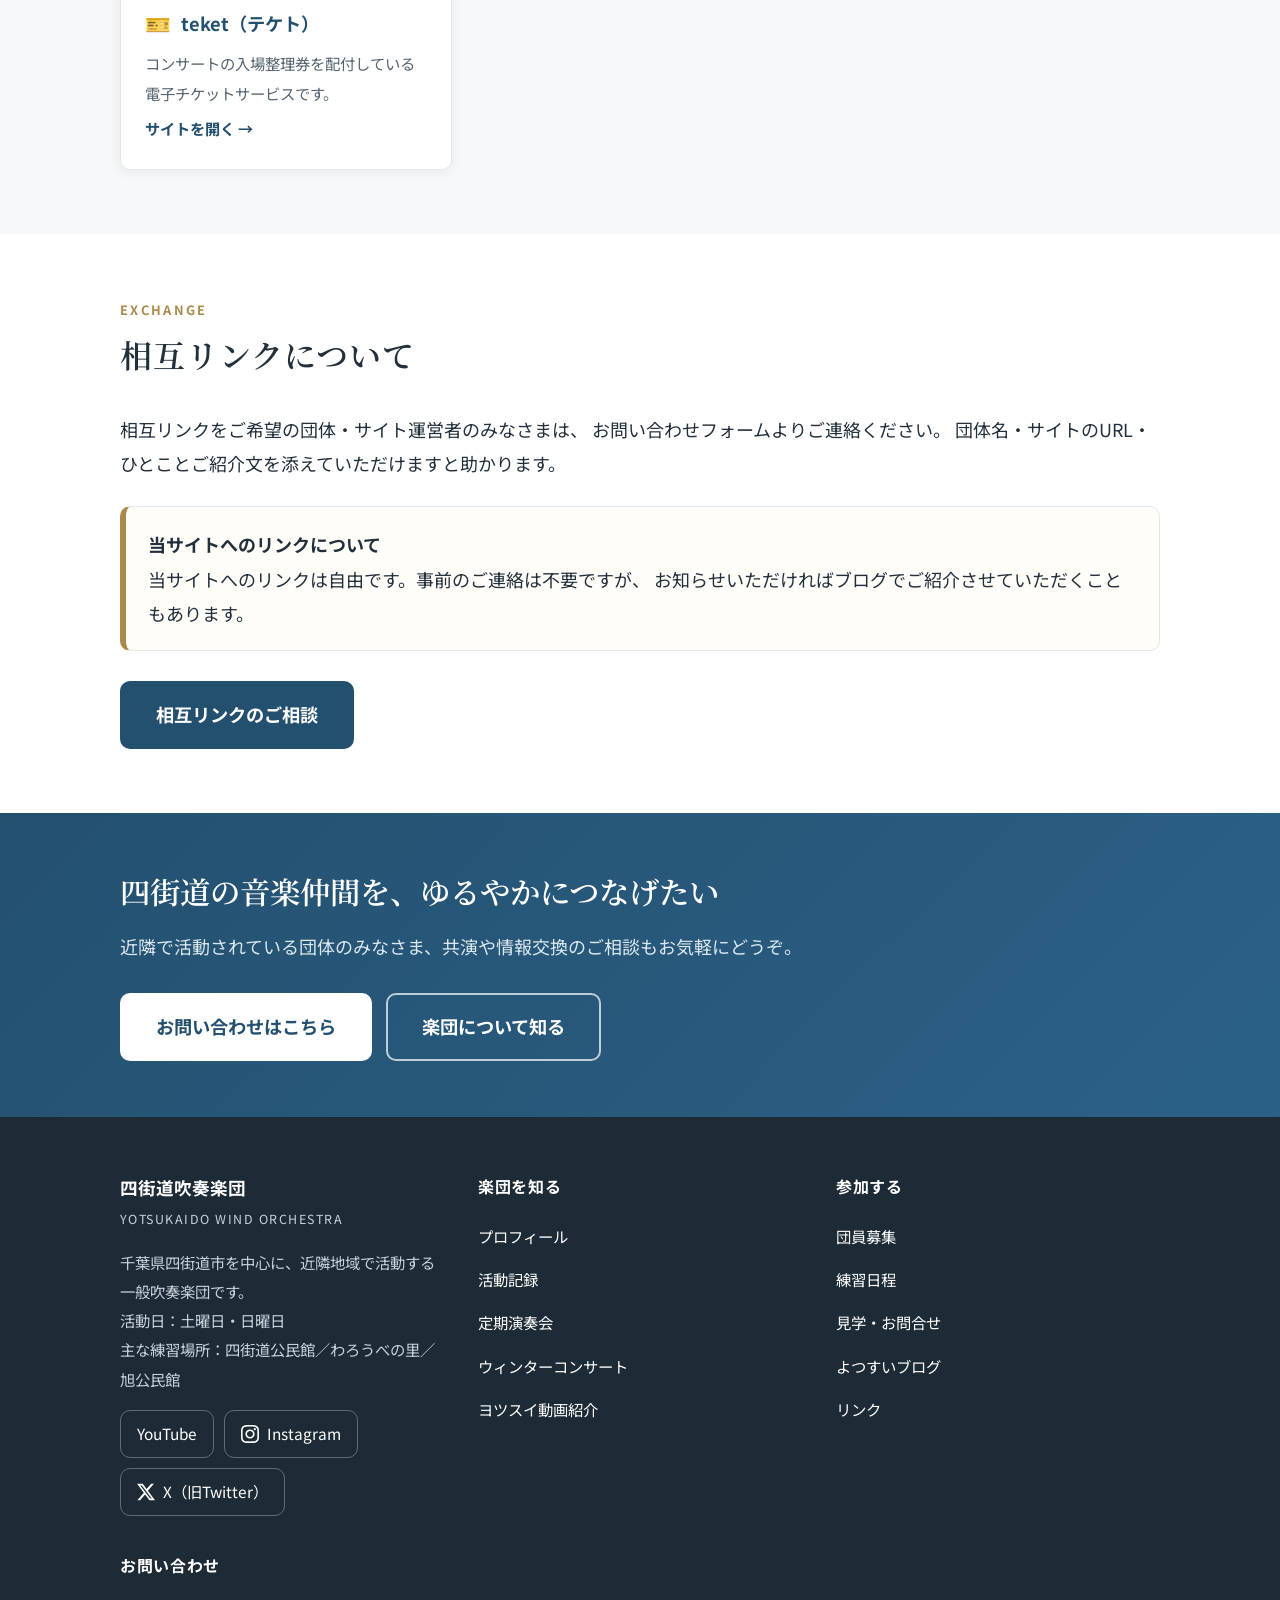
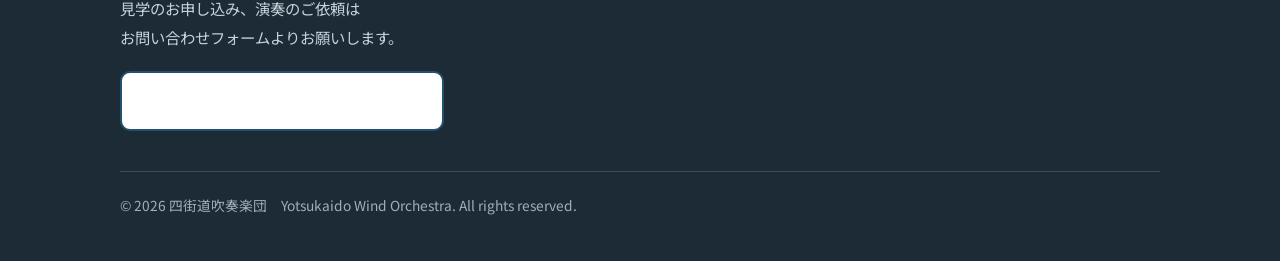
<file: link.html>
<!DOCTYPE html>
<html lang="ja">
<head>
<meta charset="UTF-8">
<meta name="viewport" content="width=device-width, initial-scale=1">
<title>リンク｜四街道吹奏楽団「よつすい」</title>
<meta name="description" content="四街道吹奏楽団（よつすい）のリンク集。公式SNS、千葉県吹奏楽連盟、吹奏楽情報サイトなど。相互リンクをご希望の団体はお問い合わせよりご連絡ください。">
<meta name="robots" content="index,follow,max-image-preview:large">
<link rel="canonical" href="https://yotsusui-website.pages.dev/link">
<!-- LINEやSNSに貼ったときに出る、見出し・説明・画像（OGP）。 -->
<meta property="og:type" content="website">
<meta property="og:title" content="リンク｜四街道吹奏楽団「よつすい」">
<meta property="og:description" content="四街道吹奏楽団（よつすい）のリンク集。公式SNS、千葉県吹奏楽連盟、吹奏楽情報サイトなど。">
<meta property="og:url" content="https://yotsusui-website.pages.dev/link">
<meta property="og:image" content="https://yotsusui-website.pages.dev/images/og.jpg">
<meta property="og:image:width" content="1200">
<meta property="og:image:height" content="630">
<meta property="og:image:alt" content="ステージで演奏するトランペット">
<meta property="og:locale" content="ja_JP">
<meta property="og:site_name" content="四街道吹奏楽団">
<meta name="twitter:card" content="summary_large_image">
<link rel="preconnect" href="https://fonts.googleapis.com">
<link rel="preconnect" href="https://fonts.gstatic.com" crossorigin>
<link href="https://fonts.googleapis.com/css2?family=Noto+Sans+JP:wght@400;500;700&family=Noto+Serif+JP:wght@500;600&display=swap" rel="stylesheet">
<link rel="stylesheet" href="assets/style.css">
<!-- Google アナリティクス（アクセス数の計測）。設定は assets/ga.js にあります。 -->
<script async src="https://www.googletagmanager.com/gtag/js?id=G-20KZFLF2Y2"></script>
<script src="assets/ga.js?v=1"></script>
</head>
<body>
<a class="skip-link" href="#main">本文へスキップ</a>

<header class="site-header">
  <div class="wrap header-bar">
    <a class="site-logo" href="index.html">
      <span class="mark" aria-hidden="true">♪</span>
      <span>
        <span class="name-ja">四街道吹奏楽団</span>
        <span class="name-en">YOTSUKAIDO WIND ORCHESTRA</span>
      </span>
    </a>
    <div class="header-side">
      <a class="header-cta" href="contact.html">見学・お問合せ</a>
      <button class="nav-toggle" type="button" aria-expanded="false" aria-controls="site-nav">
        <span class="bars" aria-hidden="true"><span></span><span></span><span></span></span>
        <span class="label">メニュー</span>
      </button>
    </div>
  </div>
  <nav class="site-nav" id="site-nav" aria-label="メインメニュー">
    <div class="wrap">
      <ul>
        <li><a href="index.html">ホーム</a></li>
        <li><a href="profile.html">プロフィール</a></li>
        <li><a href="contact.html">見学・お問合せはこちらから</a></li>
        <li><a href="schedule.html">練習日程</a></li>
        <li><a href="recruit.html">団員募集</a></li>
        <li><a href="activity.html">活動記録</a></li>
        <li><a href="concert.html">定期演奏会</a></li>
        <li><a href="winter.html">ウィンターコンサート</a></li>
        <li><a href="blog.html">よつすいブログ</a></li>
        <li><a href="movie.html">ヨツスイ動画紹介</a></li>
        <li><a href="link.html">リンク</a></li>
      </ul>
    </div>
  </nav>
</header>

<main id="main">

  <div class="page-head">
    <div class="wrap">
      <nav class="breadcrumb" aria-label="現在の位置">
        <ol>
          <li><a href="index.html">ホーム</a></li>
          <li>リンク</li>
        </ol>
      </nav>
      <span class="label">LINKS</span>
      <h1>リンク</h1>
      <p class="page-lead">
        四街道吹奏楽団の公式SNSと、お世話になっている団体・情報サイトをご紹介します。
      </p>
    </div>
  </div>

  <!-- ============ 公式SNS ============ -->
  <section class="section">
    <div class="wrap">
      <div class="section-head">
        <span class="label">OFFICIAL</span>
        <h2>四街道吹奏楽団の公式アカウント</h2>
        <p>日々の活動や公演のご案内を発信しています。フォローしていただけるとうれしいです。</p>
      </div>

      <div class="cards">
        <a class="card card-link" href="https://www.youtube.com/@yotsukaido_wo/featured" target="_blank" rel="noopener">
          <span class="card-title"><span class="ico" aria-hidden="true">▶</span>YouTube</span>
          <p class="card-text">演奏会・コンサートの演奏動画を公開しています。</p>
          <span class="card-more">チャンネルを開く →</span>
        </a>

        <a class="card card-link" href="https://www.instagram.com/yotsukaido.wo/" target="_blank" rel="noopener">
          <span class="card-title"><span class="ico" aria-hidden="true">📷</span>Instagram（@yotsukaido.wo）</span>
          <p class="card-text">練習や本番のようすを写真でお届けしています。</p>
          <span class="card-more">アカウントを開く →</span>
        </a>

        <a class="card card-link" href="https://x.com/yotsukaido_wo" target="_blank" rel="noopener">
          <span class="card-title"><span class="ico" aria-hidden="true">✕</span>X（@yotsukaido_wo）</span>
          <p class="card-text">公演のお知らせや、当日の最新情報を投稿しています。</p>
          <span class="card-more">アカウントを開く →</span>
        </a>


        <a class="card card-link" href="blog.html">
          <span class="card-title"><span class="ico" aria-hidden="true">✏️</span>よつすいブログ</span>
          <p class="card-text">2〜3日に1回更新。練習日誌や本番レポートを読めます。</p>
          <span class="card-more">ブログページへ →</span>
        </a>
      </div>
    </div>
  </section>

  <!-- ============ 関連団体・情報サイト ============ -->
  <section class="section section-soft">
    <div class="wrap">
      <div class="section-head">
        <span class="label">RELATED</span>
        <h2>関連団体・情報サイト</h2>
      </div>

      <div class="cards">
        <a class="card card-link" href="https://www.chibasuiren.gr.jp/" target="_blank" rel="noopener">
          <span class="card-title"><span class="ico" aria-hidden="true">🎺</span>千葉県吹奏楽連盟</span>
          <p class="card-text">千葉県吹奏楽コンクールなど、県内の吹奏楽の情報はこちらから。</p>
          <span class="card-more">サイトを開く →</span>
        </a>

        <a class="card card-link" href="https://askswinds.com/" target="_blank" rel="noopener">
          <span class="card-title"><span class="ico" aria-hidden="true">🎼</span>ASKS Winds</span>
          <p class="card-text">吹奏楽の楽譜情報サイト。吹奏人のための情報が集まっています。</p>
          <span class="card-more">サイトを開く →</span>
        </a>

        <a class="card card-link" href="https://www.city.yotsukaido.chiba.jp/" target="_blank" rel="noopener">
          <span class="card-title"><span class="ico" aria-hidden="true">🏠</span>四街道市</span>
          <p class="card-text">私たちの活動拠点、千葉県四街道市の公式ホームページです。</p>
          <span class="card-more">サイトを開く →</span>
        </a>

        <a class="card card-link" href="https://teket.jp/" target="_blank" rel="noopener">
          <span class="card-title"><span class="ico" aria-hidden="true">🎫</span>teket（テケト）</span>
          <p class="card-text">コンサートの入場整理券を配付している電子チケットサービスです。</p>
          <span class="card-more">サイトを開く →</span>
        </a>
      </div>
    </div>
  </section>

  <!-- ============ 相互リンク ============ -->
  <section class="section">
    <div class="wrap">
      <div class="section-head">
        <span class="label">EXCHANGE</span>
        <h2>相互リンクについて</h2>
      </div>

      <p>
        相互リンクをご希望の団体・サイト運営者のみなさまは、
        お問い合わせフォームよりご連絡ください。
        団体名・サイトのURL・ひとことご紹介文を添えていただけますと助かります。
      </p>

      <div class="notice">
        <p style="margin-bottom:0">
          <strong>当サイトへのリンクについて</strong><br>
          当サイトへのリンクは自由です。事前のご連絡は不要ですが、
          お知らせいただければブログでご紹介させていただくこともあります。
        </p>
      </div>

      <div class="btn-row">
        <a class="btn btn-primary btn-lg" href="contact.html">相互リンクのご相談</a>
      </div>
    </div>
  </section>

  <section class="cta-band">
    <div class="wrap">
      <h2>四街道の音楽仲間を、ゆるやかにつなげたい</h2>
      <p>近隣で活動されている団体のみなさま、共演や情報交換のご相談もお気軽にどうぞ。</p>
      <div class="btn-row">
        <a class="btn btn-outline btn-lg" href="contact.html">お問い合わせはこちら</a>
        <a class="btn btn-ghost btn-lg" href="profile.html">楽団について知る</a>
      </div>
    </div>
  </section>

</main>

<footer class="site-footer">
  <div class="wrap">
    <div class="footer-grid">
      <div class="footer-brand">
        <span class="name-ja">四街道吹奏楽団</span>
        <span class="name-en">YOTSUKAIDO WIND ORCHESTRA</span>
        <p>
          千葉県四街道市を中心に、近隣地域で活動する一般吹奏楽団です。<br>
          活動日：土曜日・日曜日<br>
          主な練習場所：四街道公民館／わろうべの里／旭公民館
        </p>
        <div class="sns-row">
          <a href="https://www.youtube.com/@yotsukaido_wo/featured" target="_blank" rel="noopener">YouTube</a>
          <a href="https://www.instagram.com/yotsukaido.wo/" target="_blank" rel="noopener"><svg class="sns-ico" viewBox="0 0 24 24" aria-hidden="true" focusable="false"><path d="M12 0C8.74 0 8.333.015 7.053.072 5.775.132 4.905.333 4.14.63c-.789.306-1.459.717-2.126 1.384S.935 3.35.63 4.14C.333 4.905.131 5.775.072 7.053.012 8.333 0 8.74 0 12s.015 3.667.072 4.947c.06 1.277.261 2.148.558 2.913.306.788.717 1.459 1.384 2.126.667.666 1.336 1.079 2.126 1.384.766.296 1.636.499 2.913.558C8.333 23.988 8.74 24 12 24s3.667-.015 4.947-.072c1.277-.06 2.148-.262 2.913-.558.788-.306 1.459-.718 2.126-1.384.666-.667 1.079-1.335 1.384-2.126.296-.765.499-1.636.558-2.913.06-1.28.072-1.687.072-4.947s-.015-3.667-.072-4.947c-.06-1.277-.262-2.149-.558-2.913-.306-.789-.718-1.459-1.384-2.126C21.319 1.347 20.651.935 19.86.63c-.765-.297-1.636-.499-2.913-.558C15.667.012 15.26 0 12 0zm0 2.16c3.203 0 3.585.016 4.85.071 1.17.055 1.805.249 2.227.415.562.217.96.477 1.382.896.419.42.679.819.896 1.381.164.422.36 1.057.413 2.227.057 1.266.07 1.646.07 4.85s-.015 3.585-.074 4.85c-.061 1.17-.256 1.805-.421 2.227-.224.562-.479.96-.899 1.382-.419.419-.824.679-1.38.896-.42.164-1.065.36-2.235.413-1.274.057-1.649.07-4.859.07-3.211 0-3.586-.015-4.859-.074-1.171-.061-1.816-.256-2.236-.421-.569-.224-.96-.479-1.379-.899-.421-.419-.69-.824-.9-1.38-.165-.42-.359-1.065-.42-2.235-.045-1.26-.061-1.649-.061-4.844 0-3.196.016-3.586.061-4.861.061-1.17.255-1.814.42-2.234.21-.57.479-.96.9-1.381.419-.419.81-.689 1.379-.898.42-.166 1.051-.361 2.221-.421 1.275-.045 1.65-.06 4.859-.06l.045.03zm0 3.678a6.162 6.162 0 100 12.324 6.162 6.162 0 000-12.324zM12 16c-2.21 0-4-1.79-4-4s1.79-4 4-4 4 1.79 4 4-1.79 4-4 4zm7.846-10.405a1.441 1.441 0 01-2.88 0 1.44 1.44 0 012.88 0z"/></svg>Instagram</a>
          <a href="https://x.com/yotsukaido_wo" target="_blank" rel="noopener"><svg class="sns-ico" viewBox="0 0 24 24" aria-hidden="true" focusable="false"><path d="M18.901 1.153h3.68l-8.04 9.19L24 22.846h-7.406l-5.8-7.584-6.638 7.584H.474l8.6-9.83L0 1.154h7.594l5.243 6.932ZM17.61 20.644h2.039L6.486 3.24H4.298Z"/></svg>X（旧Twitter）</a>
        </div>
      </div>
      <div>
        <h2>楽団を知る</h2>
        <ul>
          <li><a href="profile.html">プロフィール</a></li>
          <li><a href="activity.html">活動記録</a></li>
          <li><a href="concert.html">定期演奏会</a></li>
          <li><a href="winter.html">ウィンターコンサート</a></li>
          <li><a href="movie.html">ヨツスイ動画紹介</a></li>
        </ul>
      </div>
      <div>
        <h2>参加する</h2>
        <ul>
          <li><a href="recruit.html">団員募集</a></li>
          <li><a href="schedule.html">練習日程</a></li>
          <li><a href="contact.html">見学・お問合せ</a></li>
          <li><a href="blog.html">よつすいブログ</a></li>
          <li><a href="link.html">リンク</a></li>
        </ul>
      </div>
      <div>
        <h2>お問い合わせ</h2>
        <p>見学のお申し込み、演奏のご依頼は<br>お問い合わせフォームよりお願いします。</p>
        <p style="margin-bottom:0"><a class="btn btn-outline btn-block" href="contact.html">お問い合わせフォーム</a></p>
      </div>
    </div>
    <p class="copyright">© 2026 四街道吹奏楽団　Yotsukaido Wind Orchestra. All rights reserved.</p>
  </div>
</footer>

<script src="assets/script.js"></script>
</body>
</html>
</file>
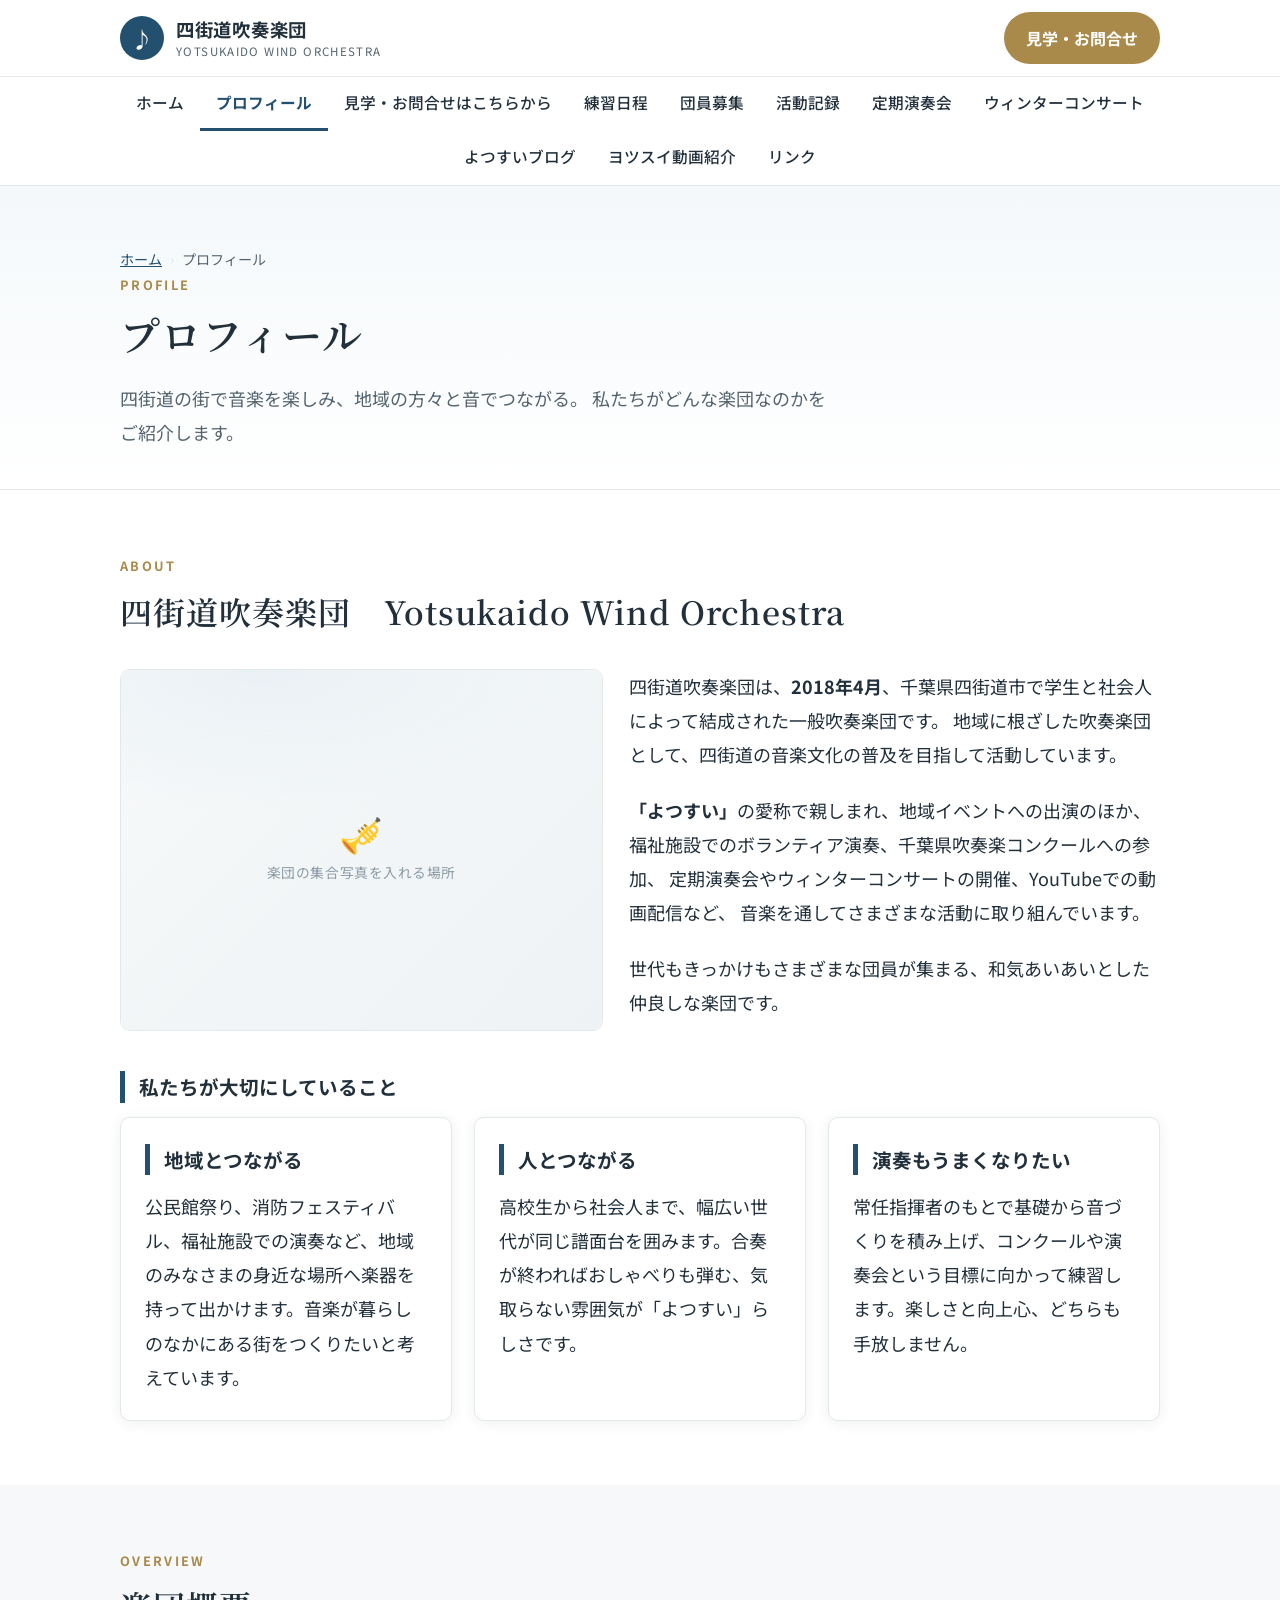
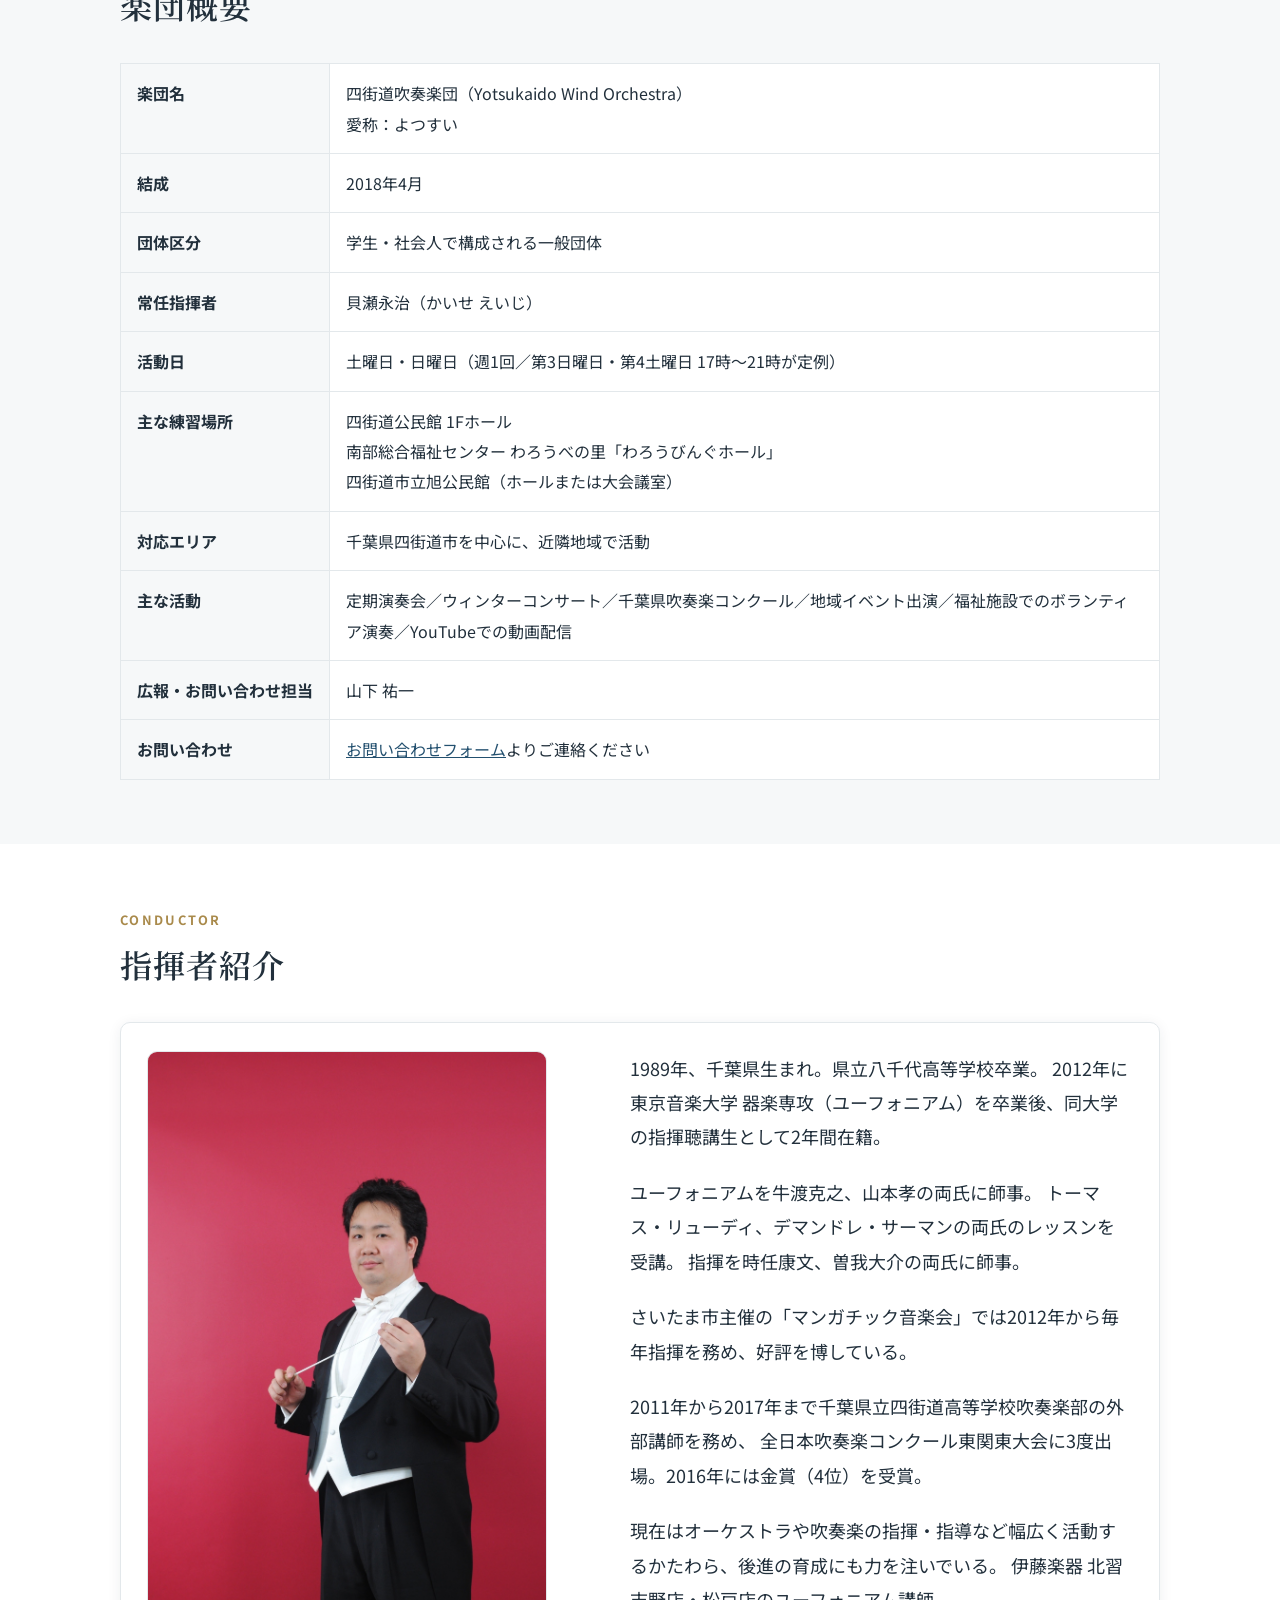
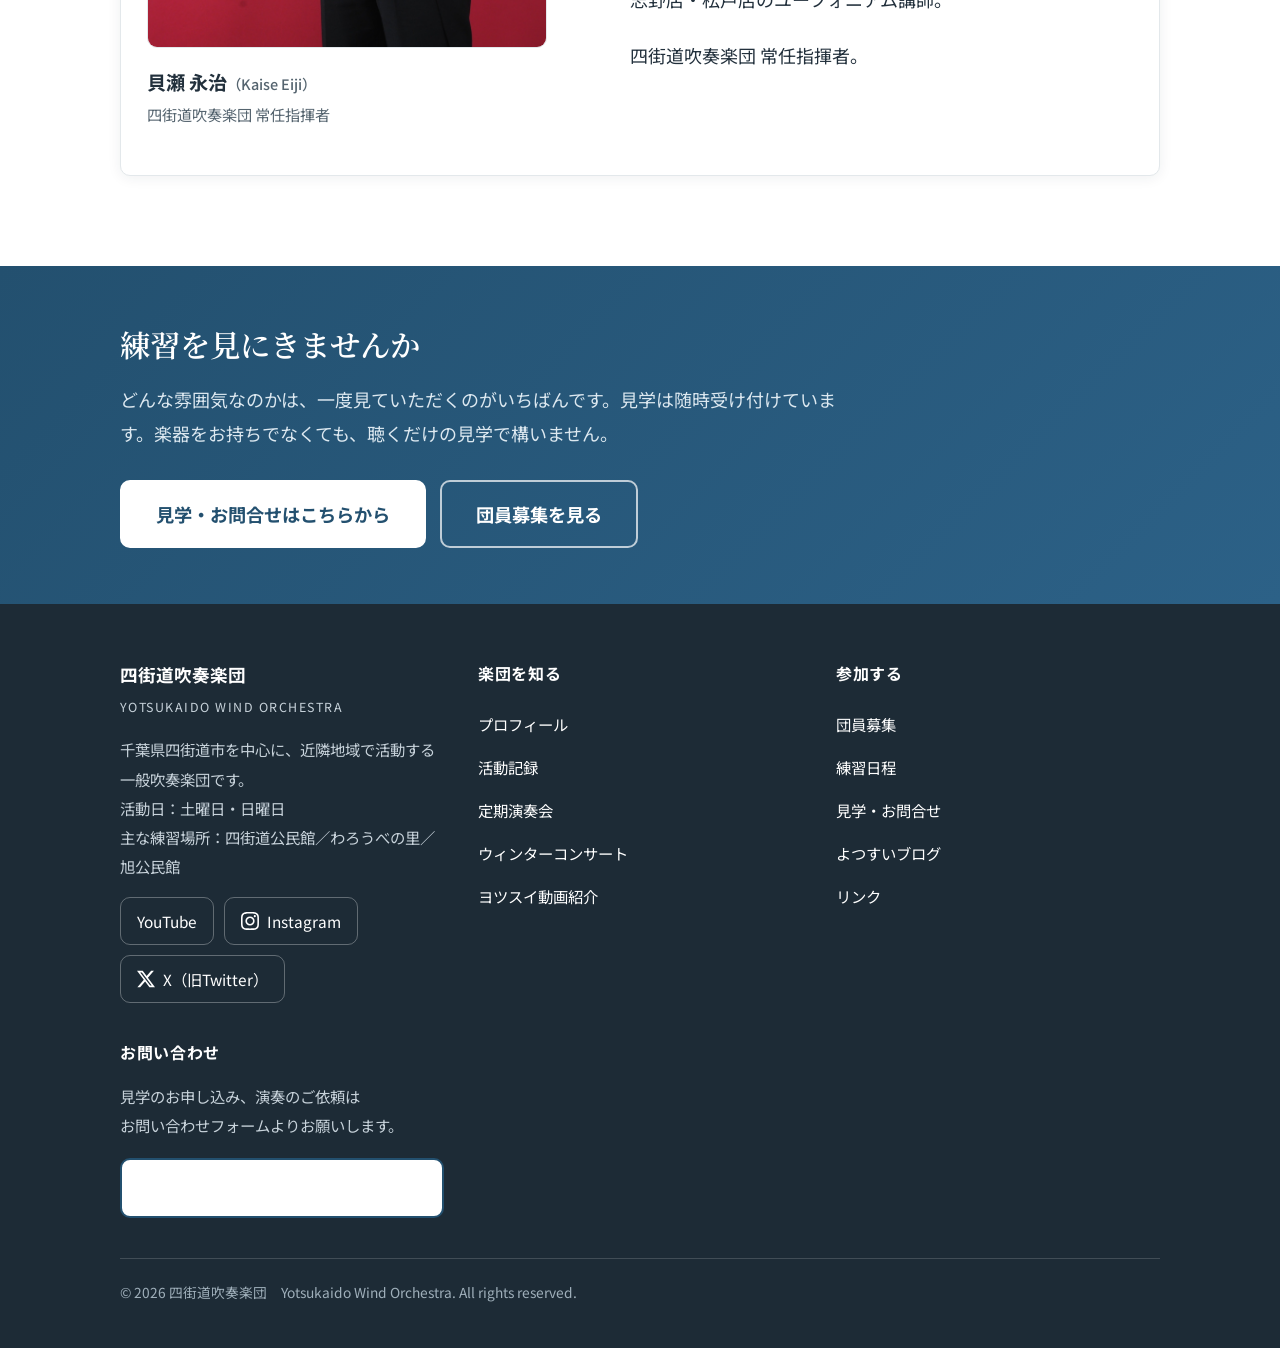
<file: profile.html>
<!DOCTYPE html>
<html lang="ja">
<head>
<meta charset="UTF-8">
<meta name="viewport" content="width=device-width, initial-scale=1">
<title>プロフィール｜四街道吹奏楽団「よつすい」</title>
<meta name="description" content="四街道吹奏楽団（よつすい）のプロフィール。2018年4月に千葉県四街道市で結成された一般吹奏楽団の歩みと、常任指揮者 貝瀬永治のご紹介。">
<meta name="robots" content="index,follow,max-image-preview:large">
<link rel="canonical" href="https://yotsusui-website.pages.dev/profile">
<!-- LINEやSNSに貼ったときに出る、見出し・説明・画像（OGP）。 -->
<meta property="og:type" content="website">
<meta property="og:title" content="プロフィール｜四街道吹奏楽団「よつすい」">
<meta property="og:description" content="2018年4月に千葉県四街道市で結成された一般吹奏楽団の歩みと、常任指揮者 貝瀬永治のご紹介。">
<meta property="og:url" content="https://yotsusui-website.pages.dev/profile">
<meta property="og:image" content="https://yotsusui-website.pages.dev/images/og.jpg">
<meta property="og:image:width" content="1200">
<meta property="og:image:height" content="630">
<meta property="og:image:alt" content="ステージで演奏するトランペット">
<meta property="og:locale" content="ja_JP">
<meta property="og:site_name" content="四街道吹奏楽団">
<meta name="twitter:card" content="summary_large_image">
<link rel="preconnect" href="https://fonts.googleapis.com">
<link rel="preconnect" href="https://fonts.gstatic.com" crossorigin>
<link href="https://fonts.googleapis.com/css2?family=Noto+Sans+JP:wght@400;500;700&family=Noto+Serif+JP:wght@500;600&display=swap" rel="stylesheet">
<link rel="stylesheet" href="assets/style.css">
<!-- Google アナリティクス（アクセス数の計測）。設定は assets/ga.js にあります。 -->
<script async src="https://www.googletagmanager.com/gtag/js?id=G-20KZFLF2Y2"></script>
<script src="assets/ga.js?v=1"></script>
</head>
<body>
<a class="skip-link" href="#main">本文へスキップ</a>

<header class="site-header">
  <div class="wrap header-bar">
    <a class="site-logo" href="index.html">
      <span class="mark" aria-hidden="true">♪</span>
      <span>
        <span class="name-ja">四街道吹奏楽団</span>
        <span class="name-en">YOTSUKAIDO WIND ORCHESTRA</span>
      </span>
    </a>
    <div class="header-side">
      <a class="header-cta" href="contact.html">見学・お問合せ</a>
      <button class="nav-toggle" type="button" aria-expanded="false" aria-controls="site-nav">
        <span class="bars" aria-hidden="true"><span></span><span></span><span></span></span>
        <span class="label">メニュー</span>
      </button>
    </div>
  </div>
  <nav class="site-nav" id="site-nav" aria-label="メインメニュー">
    <div class="wrap">
      <ul>
        <li><a href="index.html">ホーム</a></li>
        <li><a href="profile.html">プロフィール</a></li>
        <li><a href="contact.html">見学・お問合せはこちらから</a></li>
        <li><a href="schedule.html">練習日程</a></li>
        <li><a href="recruit.html">団員募集</a></li>
        <li><a href="activity.html">活動記録</a></li>
        <li><a href="concert.html">定期演奏会</a></li>
        <li><a href="winter.html">ウィンターコンサート</a></li>
        <li><a href="blog.html">よつすいブログ</a></li>
        <li><a href="movie.html">ヨツスイ動画紹介</a></li>
        <li><a href="link.html">リンク</a></li>
      </ul>
    </div>
  </nav>
</header>

<main id="main">

  <div class="page-head">
    <div class="wrap">
      <nav class="breadcrumb" aria-label="現在の位置">
        <ol>
          <li><a href="index.html">ホーム</a></li>
          <li>プロフィール</li>
        </ol>
      </nav>
      <span class="label">PROFILE</span>
      <h1>プロフィール</h1>
      <p class="page-lead">
        四街道の街で音楽を楽しみ、地域の方々と音でつながる。
        私たちがどんな楽団なのかをご紹介します。
      </p>
    </div>
  </div>

  <!-- ============ 楽団紹介 ============ -->
  <section class="section">
    <div class="wrap">
      <div class="section-head">
        <span class="label">ABOUT</span>
        <h2>四街道吹奏楽団　Yotsukaido Wind Orchestra</h2>
      </div>

      <div class="concert" style="box-shadow:none;border:0;padding:0">
        <div class="concert-body">
          <div class="photo">
            <!-- TODO: 楽団の集合写真に差し替えてください -->
            <div class="photo-ph">
              <span class="ico" aria-hidden="true">🎺</span>
              <span class="txt">楽団の集合写真を入れる場所</span>
            </div>
          </div>
          <div>
            <p>
              四街道吹奏楽団は、<strong>2018年4月</strong>、千葉県四街道市で学生と社会人によって結成された一般吹奏楽団です。
              地域に根ざした吹奏楽団として、四街道の音楽文化の普及を目指して活動しています。
            </p>
            <p>
              <strong>「よつすい」</strong>の愛称で親しまれ、地域イベントへの出演のほか、
              福祉施設でのボランティア演奏、千葉県吹奏楽コンクールへの参加、
              定期演奏会やウィンターコンサートの開催、YouTubeでの動画配信など、
              音楽を通してさまざまな活動に取り組んでいます。
            </p>
            <p style="margin-bottom:0">
              世代もきっかけもさまざまな団員が集まる、和気あいあいとした仲良しな楽団です。
            </p>
          </div>
        </div>
      </div>

      <h3>私たちが大切にしていること</h3>
      <div class="cards">
        <div class="card">
          <h3 style="margin-top:0">地域とつながる</h3>
          <p>公民館祭り、消防フェスティバル、福祉施設での演奏など、地域のみなさまの身近な場所へ楽器を持って出かけます。音楽が暮らしのなかにある街をつくりたいと考えています。</p>
        </div>
        <div class="card">
          <h3 style="margin-top:0">人とつながる</h3>
          <p>高校生から社会人まで、幅広い世代が同じ譜面台を囲みます。合奏が終わればおしゃべりも弾む、気取らない雰囲気が「よつすい」らしさです。</p>
        </div>
        <div class="card">
          <h3 style="margin-top:0">演奏もうまくなりたい</h3>
          <p>常任指揮者のもとで基礎から音づくりを積み上げ、コンクールや演奏会という目標に向かって練習します。楽しさと向上心、どちらも手放しません。</p>
        </div>
      </div>
    </div>
  </section>

  <!-- ============ 楽団概要 ============ -->
  <section class="section section-soft">
    <div class="wrap">
      <div class="section-head">
        <span class="label">OVERVIEW</span>
        <h2>楽団概要</h2>
      </div>

      <div class="table-scroll">
        <table class="data data-stack">
          <tbody>
            <tr><th>楽団名</th><td>四街道吹奏楽団（Yotsukaido Wind Orchestra）<br>愛称：よつすい</td></tr>
            <tr><th>結成</th><td>2018年4月</td></tr>
            <tr><th>団体区分</th><td>学生・社会人で構成される一般団体</td></tr>
            <tr><th>常任指揮者</th><td>貝瀬永治（かいせ えいじ）</td></tr>
            <tr><th>活動日</th><td>土曜日・日曜日（週1回／第3日曜日・第4土曜日 17時〜21時が定例）</td></tr>
            <tr><th>主な練習場所</th><td>四街道公民館 1Fホール<br>南部総合福祉センター わろうべの里「わろうびんぐホール」<br>四街道市立旭公民館（ホールまたは大会議室）</td></tr>
            <tr><th>対応エリア</th><td>千葉県四街道市を中心に、近隣地域で活動</td></tr>
            <tr><th>主な活動</th><td>定期演奏会／ウィンターコンサート／千葉県吹奏楽コンクール／地域イベント出演／福祉施設でのボランティア演奏／YouTubeでの動画配信</td></tr>
            <tr><th>広報・お問い合わせ担当</th><td>山下 祐一</td></tr>
            <tr><th>お問い合わせ</th><td><a href="contact.html">お問い合わせフォーム</a>よりご連絡ください</td></tr>
          </tbody>
        </table>
      </div>
    </div>
  </section>

  <!-- ============ 指揮者紹介 ============ -->
  <section class="section">
    <div class="wrap">
      <div class="section-head">
        <span class="label">CONDUCTOR</span>
        <h2>指揮者紹介</h2>
      </div>

      <div class="concert">
        <div class="concert-body">
          <div>
            <div class="photo fade-slow" style="max-width:400px">
              <img src="images/kaise-eiji.jpg" alt="指揮者 貝瀬永治" width="1675" height="2503">
            </div>
            <p style="margin-top:16px;margin-bottom:0;font-size:1.2rem;font-weight:700">
              貝瀬 永治<span style="font-size:.9rem;color:var(--ink-soft);font-weight:500">（Kaise Eiji）</span>
            </p>
            <p style="color:var(--ink-soft);font-size:.95rem">四街道吹奏楽団 常任指揮者</p>
          </div>
          <div>
            <p>
              1989年、千葉県生まれ。県立八千代高等学校卒業。
              2012年に東京音楽大学 器楽専攻（ユーフォニアム）を卒業後、同大学の指揮聴講生として2年間在籍。
            </p>
            <p>
              ユーフォニアムを牛渡克之、山本孝の両氏に師事。
              トーマス・リューディ、デマンドレ・サーマンの両氏のレッスンを受講。
              指揮を時任康文、曽我大介の両氏に師事。
            </p>
            <p>
              さいたま市主催の「マンガチック音楽会」では2012年から毎年指揮を務め、好評を博している。
            </p>
            <p>
              2011年から2017年まで千葉県立四街道高等学校吹奏楽部の外部講師を務め、
              全日本吹奏楽コンクール東関東大会に3度出場。2016年には金賞（4位）を受賞。
            </p>
            <p>
              現在はオーケストラや吹奏楽の指揮・指導など幅広く活動するかたわら、後進の育成にも力を注いでいる。
              伊藤楽器 北習志野店・松戸店のユーフォニアム講師。
            </p>
            <p style="margin-bottom:0">四街道吹奏楽団 常任指揮者。</p>
          </div>
        </div>
      </div>
    </div>
  </section>

  <section class="cta-band">
    <div class="wrap">
      <h2>練習を見にきませんか</h2>
      <p>どんな雰囲気なのかは、一度見ていただくのがいちばんです。見学は随時受け付けています。楽器をお持ちでなくても、聴くだけの見学で構いません。</p>
      <div class="btn-row">
        <a class="btn btn-outline btn-lg" href="contact.html">見学・お問合せはこちらから</a>
        <a class="btn btn-ghost btn-lg" href="recruit.html">団員募集を見る</a>
      </div>
    </div>
  </section>

</main>

<footer class="site-footer">
  <div class="wrap">
    <div class="footer-grid">
      <div class="footer-brand">
        <span class="name-ja">四街道吹奏楽団</span>
        <span class="name-en">YOTSUKAIDO WIND ORCHESTRA</span>
        <p>
          千葉県四街道市を中心に、近隣地域で活動する一般吹奏楽団です。<br>
          活動日：土曜日・日曜日<br>
          主な練習場所：四街道公民館／わろうべの里／旭公民館
        </p>
        <div class="sns-row">
          <a href="https://www.youtube.com/@yotsukaido_wo/featured" target="_blank" rel="noopener">YouTube</a>
          <a href="https://www.instagram.com/yotsukaido.wo/" target="_blank" rel="noopener"><svg class="sns-ico" viewBox="0 0 24 24" aria-hidden="true" focusable="false"><path d="M12 0C8.74 0 8.333.015 7.053.072 5.775.132 4.905.333 4.14.63c-.789.306-1.459.717-2.126 1.384S.935 3.35.63 4.14C.333 4.905.131 5.775.072 7.053.012 8.333 0 8.74 0 12s.015 3.667.072 4.947c.06 1.277.261 2.148.558 2.913.306.788.717 1.459 1.384 2.126.667.666 1.336 1.079 2.126 1.384.766.296 1.636.499 2.913.558C8.333 23.988 8.74 24 12 24s3.667-.015 4.947-.072c1.277-.06 2.148-.262 2.913-.558.788-.306 1.459-.718 2.126-1.384.666-.667 1.079-1.335 1.384-2.126.296-.765.499-1.636.558-2.913.06-1.28.072-1.687.072-4.947s-.015-3.667-.072-4.947c-.06-1.277-.262-2.149-.558-2.913-.306-.789-.718-1.459-1.384-2.126C21.319 1.347 20.651.935 19.86.63c-.765-.297-1.636-.499-2.913-.558C15.667.012 15.26 0 12 0zm0 2.16c3.203 0 3.585.016 4.85.071 1.17.055 1.805.249 2.227.415.562.217.96.477 1.382.896.419.42.679.819.896 1.381.164.422.36 1.057.413 2.227.057 1.266.07 1.646.07 4.85s-.015 3.585-.074 4.85c-.061 1.17-.256 1.805-.421 2.227-.224.562-.479.96-.899 1.382-.419.419-.824.679-1.38.896-.42.164-1.065.36-2.235.413-1.274.057-1.649.07-4.859.07-3.211 0-3.586-.015-4.859-.074-1.171-.061-1.816-.256-2.236-.421-.569-.224-.96-.479-1.379-.899-.421-.419-.69-.824-.9-1.38-.165-.42-.359-1.065-.42-2.235-.045-1.26-.061-1.649-.061-4.844 0-3.196.016-3.586.061-4.861.061-1.17.255-1.814.42-2.234.21-.57.479-.96.9-1.381.419-.419.81-.689 1.379-.898.42-.166 1.051-.361 2.221-.421 1.275-.045 1.65-.06 4.859-.06l.045.03zm0 3.678a6.162 6.162 0 100 12.324 6.162 6.162 0 000-12.324zM12 16c-2.21 0-4-1.79-4-4s1.79-4 4-4 4 1.79 4 4-1.79 4-4 4zm7.846-10.405a1.441 1.441 0 01-2.88 0 1.44 1.44 0 012.88 0z"/></svg>Instagram</a>
          <a href="https://x.com/yotsukaido_wo" target="_blank" rel="noopener"><svg class="sns-ico" viewBox="0 0 24 24" aria-hidden="true" focusable="false"><path d="M18.901 1.153h3.68l-8.04 9.19L24 22.846h-7.406l-5.8-7.584-6.638 7.584H.474l8.6-9.83L0 1.154h7.594l5.243 6.932ZM17.61 20.644h2.039L6.486 3.24H4.298Z"/></svg>X（旧Twitter）</a>
        </div>
      </div>
      <div>
        <h2>楽団を知る</h2>
        <ul>
          <li><a href="profile.html">プロフィール</a></li>
          <li><a href="activity.html">活動記録</a></li>
          <li><a href="concert.html">定期演奏会</a></li>
          <li><a href="winter.html">ウィンターコンサート</a></li>
          <li><a href="movie.html">ヨツスイ動画紹介</a></li>
        </ul>
      </div>
      <div>
        <h2>参加する</h2>
        <ul>
          <li><a href="recruit.html">団員募集</a></li>
          <li><a href="schedule.html">練習日程</a></li>
          <li><a href="contact.html">見学・お問合せ</a></li>
          <li><a href="blog.html">よつすいブログ</a></li>
          <li><a href="link.html">リンク</a></li>
        </ul>
      </div>
      <div>
        <h2>お問い合わせ</h2>
        <p>見学のお申し込み、演奏のご依頼は<br>お問い合わせフォームよりお願いします。</p>
        <p style="margin-bottom:0"><a class="btn btn-outline btn-block" href="contact.html">お問い合わせフォーム</a></p>
      </div>
    </div>
    <p class="copyright">© 2026 四街道吹奏楽団　Yotsukaido Wind Orchestra. All rights reserved.</p>
  </div>
</footer>

<script src="assets/script.js"></script>
</body>
</html>
</file>
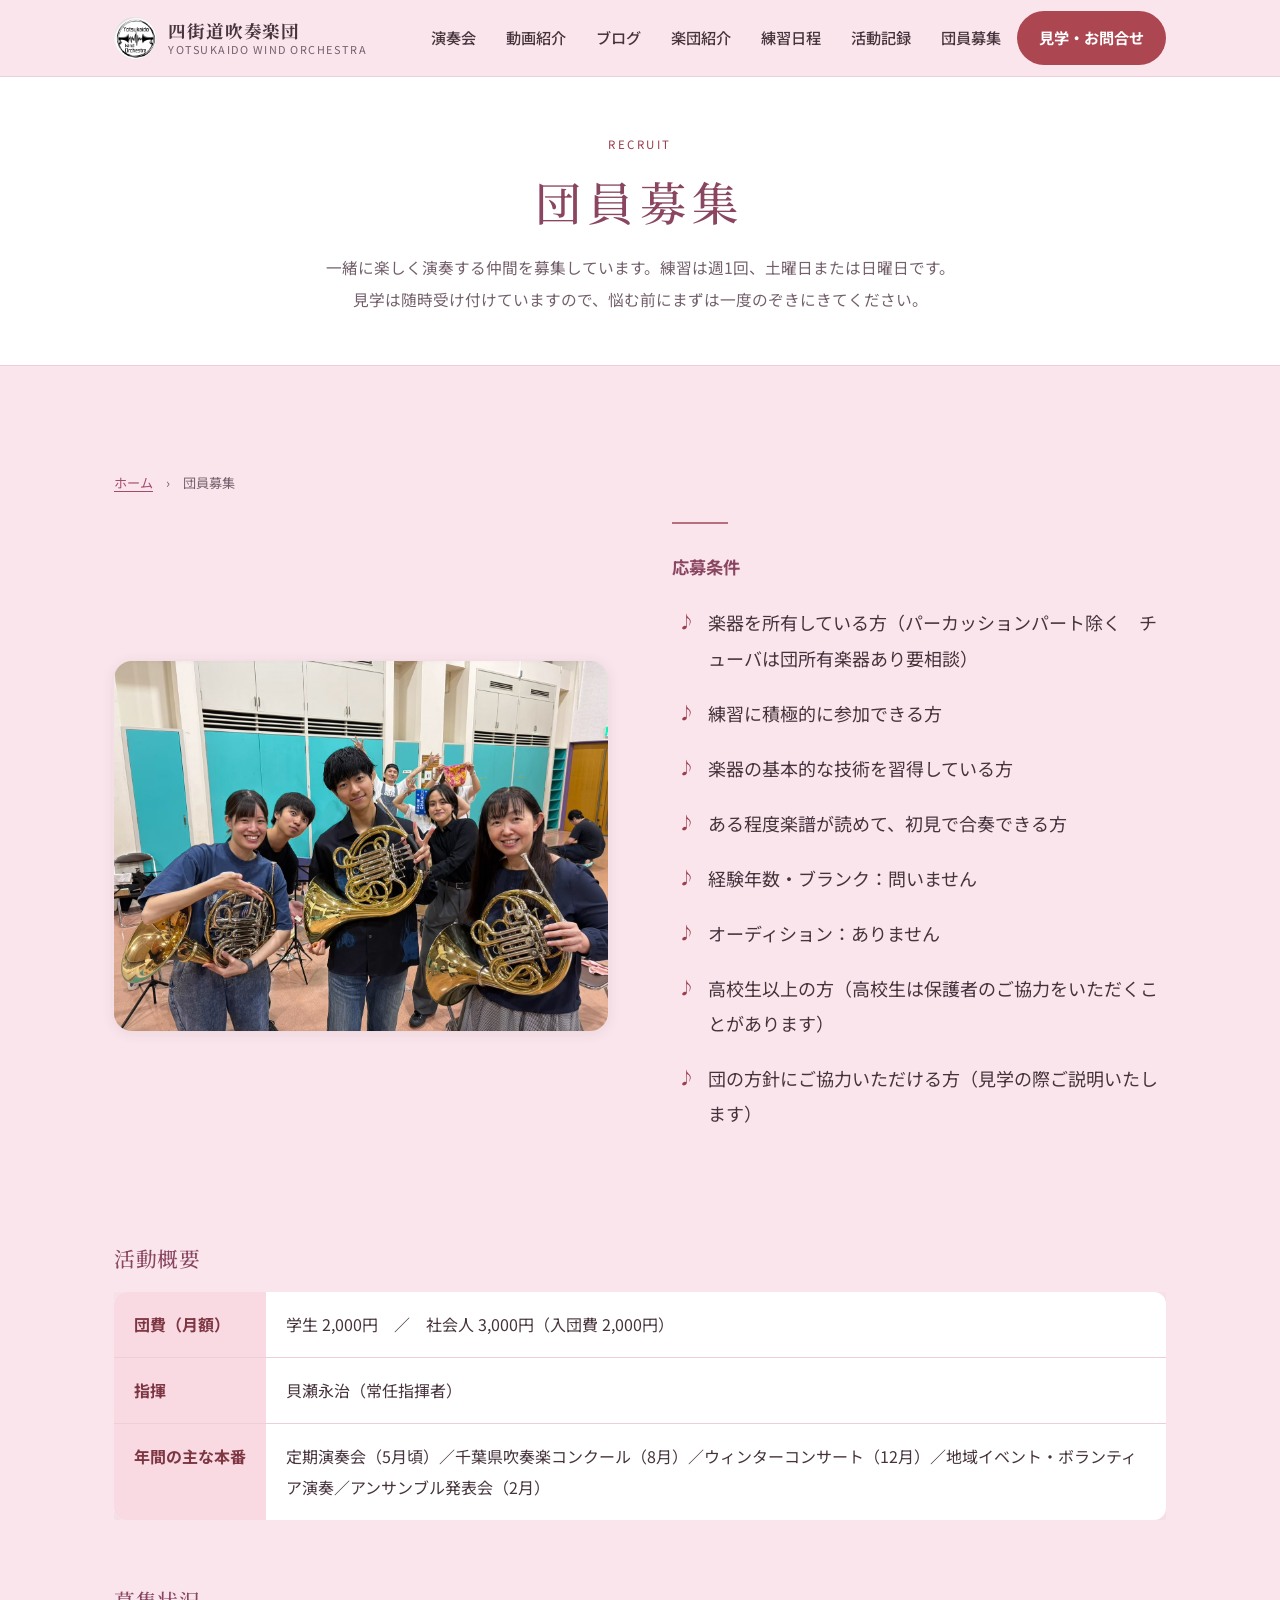
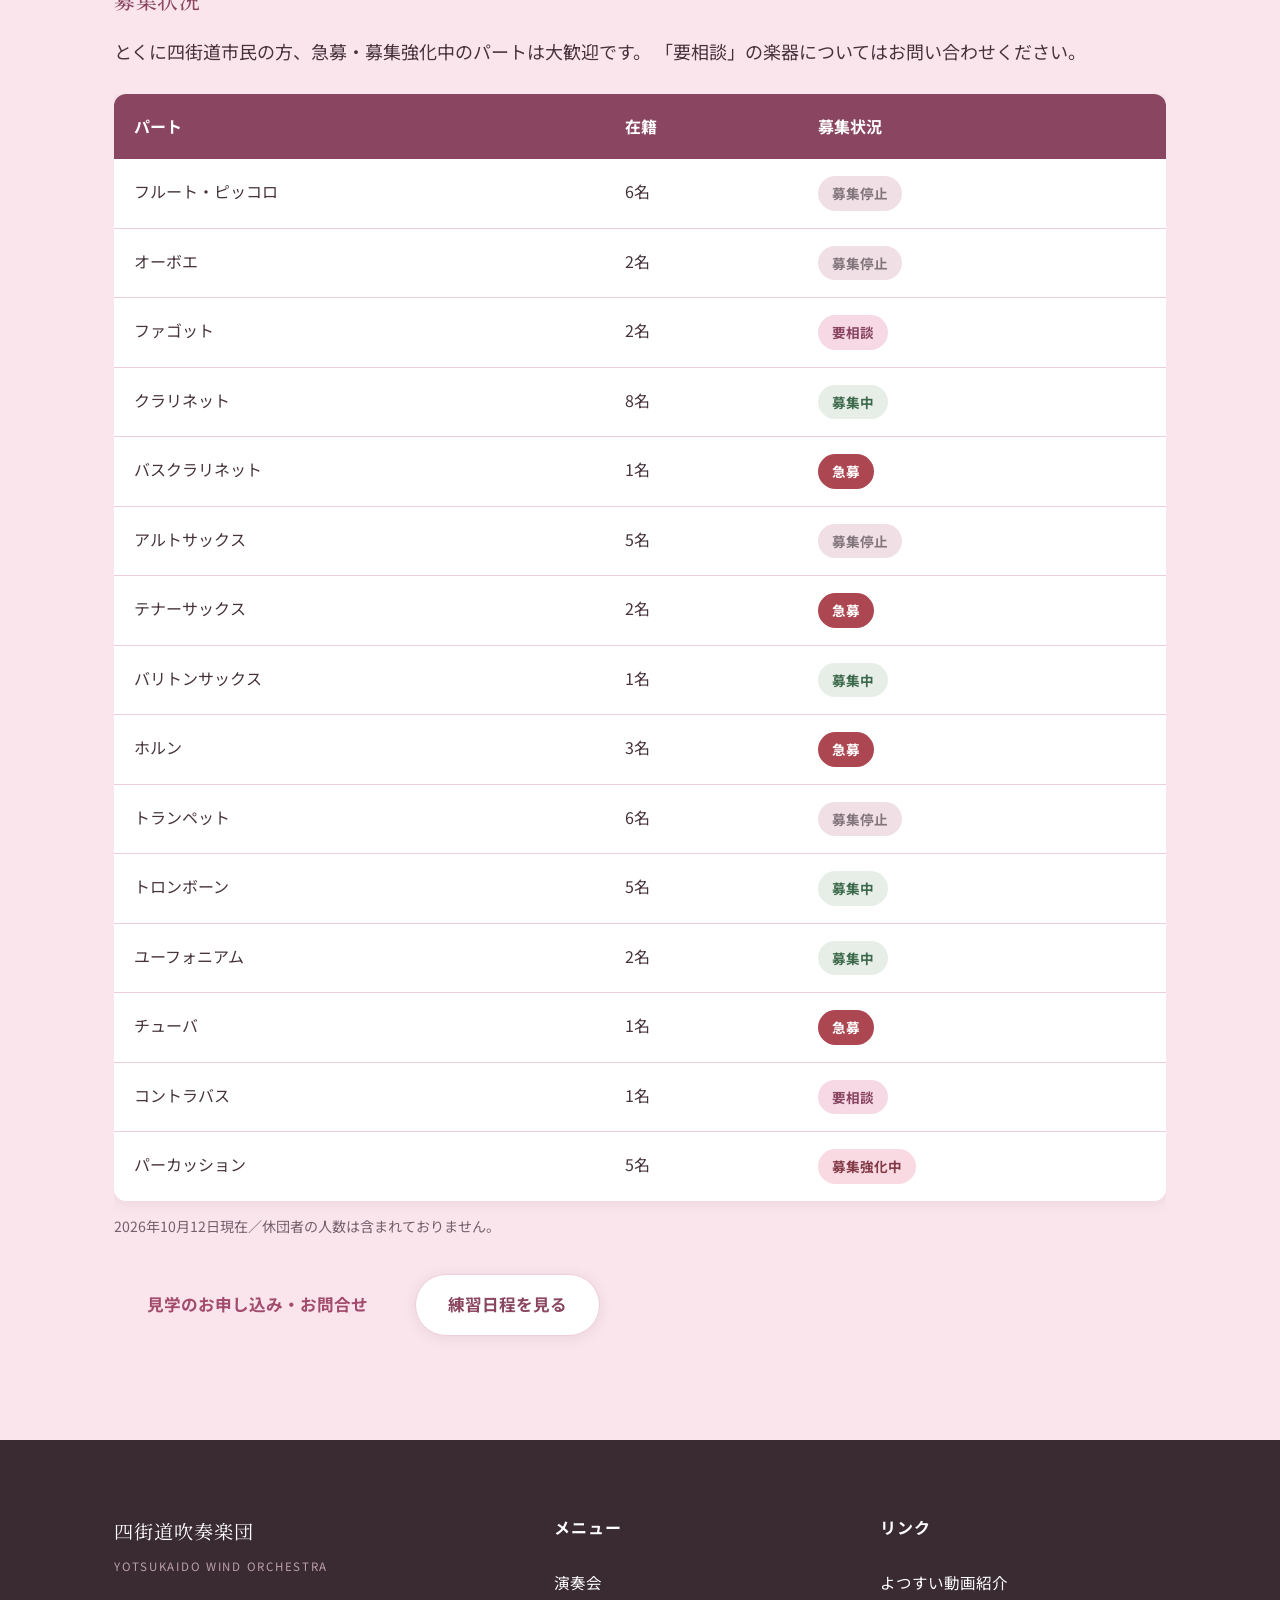
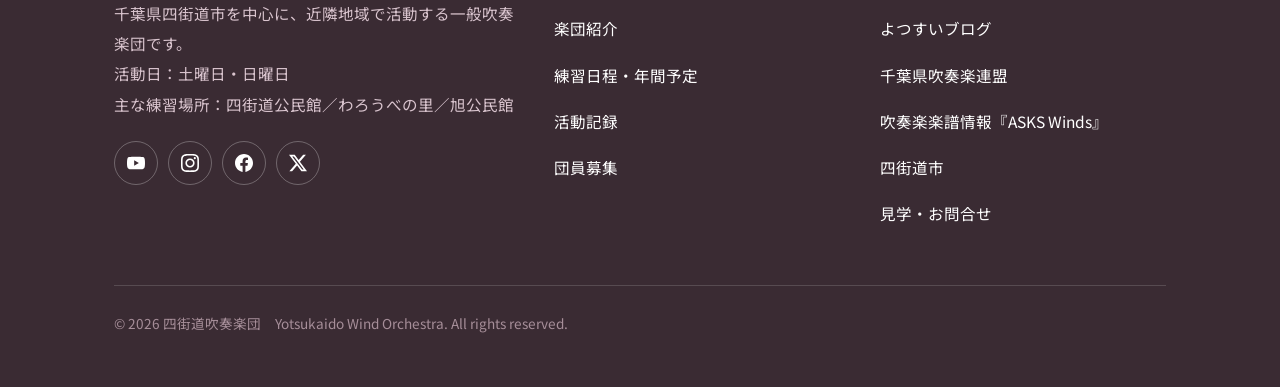
<file: recruit.html>
<!DOCTYPE html>
<html lang="ja">
<head>
<meta charset="UTF-8">
<meta name="viewport" content="width=device-width, initial-scale=1">
<title>団員募集｜四街道吹奏楽団「よつすい」</title>
<meta name="description" content="千葉県四街道市の一般吹奏楽団「四街道吹奏楽団（よつすい）」の団員募集のご案内です。応募条件、団費などの活動概要、パートごとの募集状況をまとめています。オーディションはありません。">
<meta name="robots" content="index,follow,max-image-preview:large">
<link rel="canonical" href="https://yotsusui-website.pages.dev/recruit">
<!-- LINEやSNSに貼ったときに出る、見出し・説明・画像（OGP） -->
<meta property="og:type" content="website">
<meta property="og:title" content="団員募集｜四街道吹奏楽団">
<meta property="og:description" content="応募条件、団費などの活動概要、パートごとの募集状況をまとめています。オーディションはありません。">
<meta property="og:url" content="https://yotsusui-website.pages.dev/recruit">
<meta property="og:image" content="https://yotsusui-website.pages.dev/images/og.jpg">
<meta property="og:image:width" content="1200">
<meta property="og:image:height" content="630">
<meta property="og:image:alt" content="ステージで演奏するトランペット">
<meta property="og:locale" content="ja_JP">
<meta property="og:site_name" content="四街道吹奏楽団">
<meta name="twitter:card" content="summary_large_image">
<!-- ファビコン（ブラウザのタブや、ホーム画面に追加したときのアイコン） -->
<link rel="icon" href="favicon.ico?v=2" sizes="any">
<link rel="icon" type="image/png" sizes="32x32" href="images/icon-32.png?v=2">
<link rel="icon" type="image/png" sizes="16x16" href="images/icon-16.png?v=2">
<link rel="apple-touch-icon" href="images/icon-180.png?v=2">
<link rel="preconnect" href="https://fonts.googleapis.com">
<link rel="preconnect" href="https://fonts.gstatic.com" crossorigin>
<link href="https://fonts.googleapis.com/css2?family=Noto+Sans+JP:wght@400;500;700&family=Noto+Serif+JP:wght@400;500;600&display=swap" rel="stylesheet">
<link rel="stylesheet" href="assets/onepage.css?v=14">
<link rel="stylesheet" href="assets/record.css?v=2">
<!-- Google アナリティクス（アクセス数の計測）。設定は assets/ga.js にあります。 -->
<script async src="https://www.googletagmanager.com/gtag/js?id=G-20KZFLF2Y2"></script>
<script src="assets/ga.js?v=1"></script>
</head>
<body>
<a class="skip-link" href="#main">本文へスキップ</a>

<!-- ===================== ヘッダー ===================== -->
<header class="site-header">
  <div class="wrap header-bar">
    <a class="site-logo" href="index.html">
      <img class="mark" src="images/logo.png" alt="四街道吹奏楽団 ロゴ" width="42" height="42">
      <span>
        <span class="name-ja">四街道吹奏楽団</span>
        <span class="name-en">YOTSUKAIDO WIND ORCHESTRA</span>
      </span>
    </a>
    <button class="nav-toggle" type="button" aria-expanded="false" aria-controls="header-nav">
      <span class="bars" aria-hidden="true"><span></span><span></span><span></span></span>
      <span class="label">メニュー</span>
    </button>
    <nav class="header-nav" id="header-nav" aria-label="メインメニュー">
      <ul>
        <li><a href="concert.html">演奏会</a></li>
        <li><a href="movie.html">動画紹介</a></li>
        <li><a href="blog.html">ブログ</a></li>
        <li><a href="index.html#about">楽団紹介</a></li>
        <li><a href="schedule.html">練習日程</a></li>
        <li><a href="activity.html">活動記録</a></li>
        <li><a href="recruit.html">団員募集</a></li>
        <li><a class="is-cta" href="contact.html">見学・お問合せ</a></li>
      </ul>
    </nav>
  </div>
</header>

<main id="main">

  <!-- ===================== ページ見出し ===================== -->
  <div class="rec-head-band">
    <div class="wrap">
      <span class="label">RECRUIT</span>
      <h1>団員募集</h1>
      <p class="lead-oneline">
        一緒に楽しく演奏する仲間を募集しています。練習は週1回、土曜日または日曜日です。<br>
        見学は随時受け付けていますので、悩む前にまずは一度のぞきにきてください。
      </p>
    </div>
  </div>

  <section class="section" id="recruit">
    <div class="wrap">

      <!-- パンくず -->
      <nav aria-label="現在の位置" style="font-size:.82rem;color:var(--ink-soft);margin-bottom:26px">
        <a href="index.html">ホーム</a>　›　<span>団員募集</span>
      </nav>
      <div class="split">
        <div class="split-media photo slideshow" role="group"
             aria-roledescription="スライドショー" aria-label="練習の合間の団員のようす">
          <img class="slide is-current" src="images/recruit-members.jpg" alt="練習の合間にホルンを持って笑顔を見せる団員たち" width="1477" height="1108" loading="lazy">
          <img class="slide" src="images/recruit-members-2.jpg" alt="練習の合間にサックスを持ってポーズをとる団員たち" width="1200" height="900" loading="lazy">
          <img class="slide" src="images/recruit-members-3.jpg" alt="練習の合間にトロンボーンを持ってポーズをとる団員たち" width="1200" height="900" loading="lazy">
          <span class="slide-dots" aria-hidden="true">
            <i class="is-current"></i>
            <i></i>
            <i></i>
          </span>
        </div>
        <div class="reveal d1">
          <hr class="rule">
          <h4>応募条件</h4>
          <ul class="list-check">
            <li>楽器を所有している方（パーカッションパート除く　チューバは団所有楽器あり要相談）</li>
            <li>練習に積極的に参加できる方</li>
            <li>楽器の基本的な技術を習得している方</li>
            <li>ある程度楽譜が読めて、初見で合奏できる方</li>
            <li>経験年数・ブランク：問いません</li>
            <li>オーディション：ありません</li>
            <li>高校生以上の方（高校生は保護者のご協力をいただくことがあります）</li>
            <li>団の方針にご協力いただける方（見学の際ご説明いたします）</li>
          </ul>
        </div>
      </div>

      <h3 style="margin-top:72px" class="reveal">活動概要</h3>
      <div class="table-scroll reveal d1">
        <table class="data data-stack">
          <tbody>
            <tr><th>団費（月額）</th><td>学生 2,000円　／　社会人 3,000円（入団費 2,000円）</td></tr>
            <tr><th>指揮</th><td>貝瀬永治（常任指揮者）</td></tr>
            <tr><th>年間の主な本番</th><td>定期演奏会（5月頃）／千葉県吹奏楽コンクール（8月）／ウィンターコンサート（12月）／地域イベント・ボランティア演奏／アンサンブル発表会（2月）</td></tr>
          </tbody>
        </table>
      </div>

      <h3 style="margin-top:64px" class="reveal">募集状況</h3>
      <p class="reveal">
        とくに四街道市民の方、急募・募集強化中のパートは大歓迎です。
        「要相談」の楽器についてはお問い合わせください。
      </p>
      <div class="table-scroll reveal d1">
        <table class="data data-recruit">
          <caption>2026年10月12日現在／休団者の人数は含まれておりません。</caption>
          <thead>
            <tr><th scope="col">パート</th><th scope="col">在籍</th><th scope="col">募集状況</th></tr>
          </thead>
          <tbody>
            <tr><td>フルート・ピッコロ</td><td>6名</td><td><span class="badge badge-closed">募集停止</span></td></tr>
            <tr><td>オーボエ</td><td>2名</td><td><span class="badge badge-closed">募集停止</span></td></tr>
            <tr><td>ファゴット</td><td>2名</td><td><span class="badge badge-ask">要相談</span></td></tr>
            <tr><td>クラリネット</td><td>8名</td><td><span class="badge badge-open">募集中</span></td></tr>
            <tr><td>バスクラリネット</td><td>1名</td><td><span class="badge badge-urgent">急募</span></td></tr>
            <tr><td>アルトサックス</td><td>5名</td><td><span class="badge badge-closed">募集停止</span></td></tr>
            <tr><td>テナーサックス</td><td>2名</td><td><span class="badge badge-urgent">急募</span></td></tr>
            <tr><td>バリトンサックス</td><td>1名</td><td><span class="badge badge-open">募集中</span></td></tr>
            <tr><td>ホルン</td><td>3名</td><td><span class="badge badge-urgent">急募</span></td></tr>
            <tr><td>トランペット</td><td>6名</td><td><span class="badge badge-closed">募集停止</span></td></tr>
            <tr><td>トロンボーン</td><td>5名</td><td><span class="badge badge-open">募集中</span></td></tr>
            <tr><td>ユーフォニアム</td><td>2名</td><td><span class="badge badge-open">募集中</span></td></tr>
            <tr><td>チューバ</td><td>1名</td><td><span class="badge badge-urgent">急募</span></td></tr>
            <tr><td>コントラバス</td><td>1名</td><td><span class="badge badge-ask">要相談</span></td></tr>
            <tr><td>パーカッション</td><td>5名</td><td><span class="badge badge-boost">募集強化中</span></td></tr>
          </tbody>
        </table>
      </div>
      <div class="btn-row reveal">
        <a class="btn" href="contact.html">見学のお申し込み・お問合せ</a>
        <a class="btn btn-plain" href="schedule.html">練習日程を見る</a>
      </div>
    </div>
  </section>

</main>

<!-- ===================== フッター ===================== -->
<footer class="site-footer">
  <div class="wrap">
    <div class="footer-grid">
      <div class="footer-brand">
        <span class="name-ja">四街道吹奏楽団</span>
        <span class="name-en">YOTSUKAIDO WIND ORCHESTRA</span>
        <p style="margin-top:20px">
          千葉県四街道市を中心に、近隣地域で活動する一般吹奏楽団です。<br>
          活動日：土曜日・日曜日<br>
          主な練習場所：四街道公民館／わろうべの里／旭公民館
        </p>
        <div class="footer-sns">
          <a href="https://www.youtube.com/@yotsukaido_wo/featured" target="_blank" rel="noopener"
             aria-label="YouTube（別の画面で開きます）" title="YouTube">
            <svg class="sns-ico" viewBox="0 0 24 24" aria-hidden="true" focusable="false"><path d="M23.498 6.186a3.016 3.016 0 0 0-2.122-2.136C19.505 3.545 12 3.545 12 3.545s-7.505 0-9.377.505A3.017 3.017 0 0 0 .502 6.186C0 8.07 0 12 0 12s0 3.93.502 5.814a3.016 3.016 0 0 0 2.122 2.136c1.871.505 9.376.505 9.376.505s7.505 0 9.377-.505a3.015 3.015 0 0 0 2.122-2.136C24 15.93 24 12 24 12s0-3.93-.502-5.814zM9.545 15.568V8.432L15.818 12l-6.273 3.568z"/></svg>
          </a>
          <a href="https://www.instagram.com/yotsukaido.wo/" target="_blank" rel="noopener"
             aria-label="Instagram（別の画面で開きます）" title="Instagram">
            <svg class="sns-ico" viewBox="0 0 24 24" aria-hidden="true" focusable="false"><path d="M12 0C8.74 0 8.333.015 7.053.072 5.775.132 4.905.333 4.14.63c-.789.306-1.459.717-2.126 1.384S.935 3.35.63 4.14C.333 4.905.131 5.775.072 7.053.012 8.333 0 8.74 0 12s.015 3.667.072 4.947c.06 1.277.261 2.148.558 2.913.306.788.717 1.459 1.384 2.126.667.666 1.336 1.079 2.126 1.384.766.296 1.636.499 2.913.558C8.333 23.988 8.74 24 12 24s3.667-.015 4.947-.072c1.277-.06 2.148-.262 2.913-.558.788-.306 1.459-.718 2.126-1.384.666-.667 1.079-1.335 1.384-2.126.296-.765.499-1.636.558-2.913.06-1.28.072-1.687.072-4.947s-.015-3.667-.072-4.947c-.06-1.277-.262-2.149-.558-2.913-.306-.789-.718-1.459-1.384-2.126C21.319 1.347 20.651.935 19.86.63c-.765-.297-1.636-.499-2.913-.558C15.667.012 15.26 0 12 0zm0 2.16c3.203 0 3.585.016 4.85.071 1.17.055 1.805.249 2.227.415.562.217.96.477 1.382.896.419.42.679.819.896 1.381.164.422.36 1.057.413 2.227.057 1.266.07 1.646.07 4.85s-.015 3.585-.074 4.85c-.061 1.17-.256 1.805-.421 2.227-.224.562-.479.96-.899 1.382-.419.419-.824.679-1.38.896-.42.164-1.065.36-2.235.413-1.274.057-1.649.07-4.859.07-3.211 0-3.586-.015-4.859-.074-1.171-.061-1.816-.256-2.236-.421-.569-.224-.96-.479-1.379-.899-.421-.419-.69-.824-.9-1.38-.165-.42-.359-1.065-.42-2.235-.045-1.26-.061-1.649-.061-4.844 0-3.196.016-3.586.061-4.861.061-1.17.255-1.814.42-2.234.21-.57.479-.96.9-1.381.419-.419.81-.689 1.379-.898.42-.166 1.051-.361 2.221-.421 1.275-.045 1.65-.06 4.859-.06l.045.03zm0 3.678a6.162 6.162 0 100 12.324 6.162 6.162 0 000-12.324zM12 16c-2.21 0-4-1.79-4-4s1.79-4 4-4 4 1.79 4 4-1.79 4-4 4zm7.846-10.405a1.441 1.441 0 01-2.88 0 1.44 1.44 0 012.88 0z"/></svg>
          </a>
          <a href="https://www.facebook.com/yotsukaido.wo" target="_blank" rel="noopener"
             aria-label="Facebook（別の画面で開きます）" title="Facebook">
            <svg class="sns-ico" viewBox="0 0 24 24" aria-hidden="true" focusable="false"><path d="M24 12.073c0-6.627-5.373-12-12-12s-12 5.373-12 12c0 5.99 4.388 10.954 10.125 11.854v-8.385H7.078v-3.47h3.047V9.43c0-3.007 1.792-4.669 4.533-4.669 1.312 0 2.686.235 2.686.235v2.953H15.83c-1.491 0-1.956.925-1.956 1.874v2.25h3.328l-.532 3.47h-2.796v8.385C19.612 23.027 24 18.062 24 12.073z"/></svg>
          </a>
          <a href="https://x.com/yotsukaido_wo" target="_blank" rel="noopener"
             aria-label="X・旧Twitter（別の画面で開きます）" title="X（旧Twitter）">
            <svg class="sns-ico" viewBox="0 0 24 24" aria-hidden="true" focusable="false"><path d="M18.901 1.153h3.68l-8.04 9.19L24 22.846h-7.406l-5.8-7.584-6.638 7.584H.474l8.6-9.83L0 1.154h7.594l5.243 6.932ZM17.61 20.644h2.039L6.486 3.24H4.298Z"/></svg>
          </a>
        </div>
      </div>

      <div>
        <h2>メニュー</h2>
        <ul>
          <li><a href="concert.html">演奏会</a></li>
          <li><a href="index.html#about">楽団紹介</a></li>
          <li><a href="schedule.html">練習日程・年間予定</a></li>
          <li><a href="activity.html">活動記録</a></li>
          <li><a href="recruit.html">団員募集</a></li>
        </ul>
      </div>

      <div>
        <h2>リンク</h2>
        <ul>
          <li><a href="movie.html">よつすい動画紹介</a></li>
          <li><a href="blog.html">よつすいブログ</a></li>
          <li><a href="https://www.chibasuiren.gr.jp/" target="_blank" rel="noopener">千葉県吹奏楽連盟</a></li>
          <li><a href="https://askswinds.com/index.html" target="_blank" rel="noopener">吹奏楽楽譜情報『ASKS Winds』</a></li>
          <li><a href="https://www.city.yotsukaido.chiba.jp/" target="_blank" rel="noopener">四街道市</a></li>
          <li><a href="contact.html">見学・お問合せ</a></li>
        </ul>
      </div>
    </div>

    <p class="copyright">© 2026 四街道吹奏楽団　Yotsukaido Wind Orchestra. All rights reserved.</p>
  </div>
</footer>

<script src="assets/onepage.js?v=14"></script>
</body>
</html>
</file>
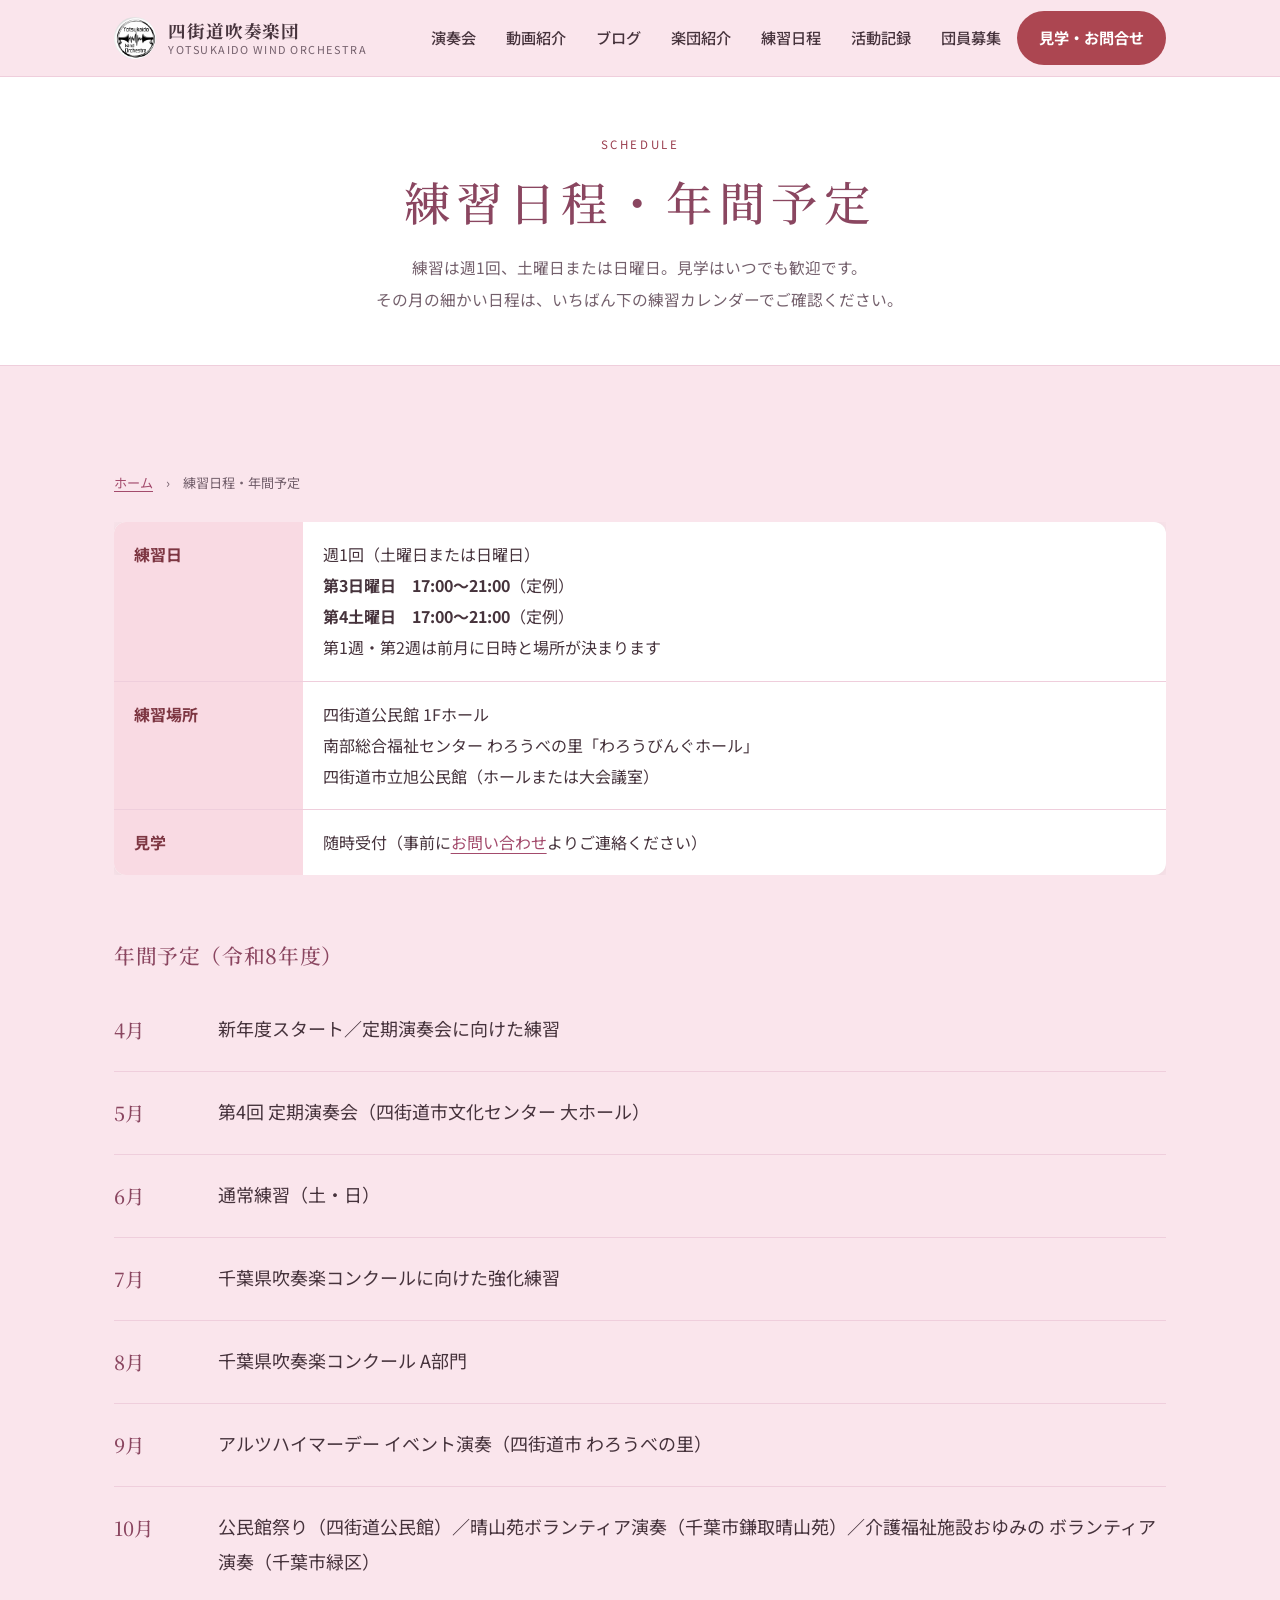
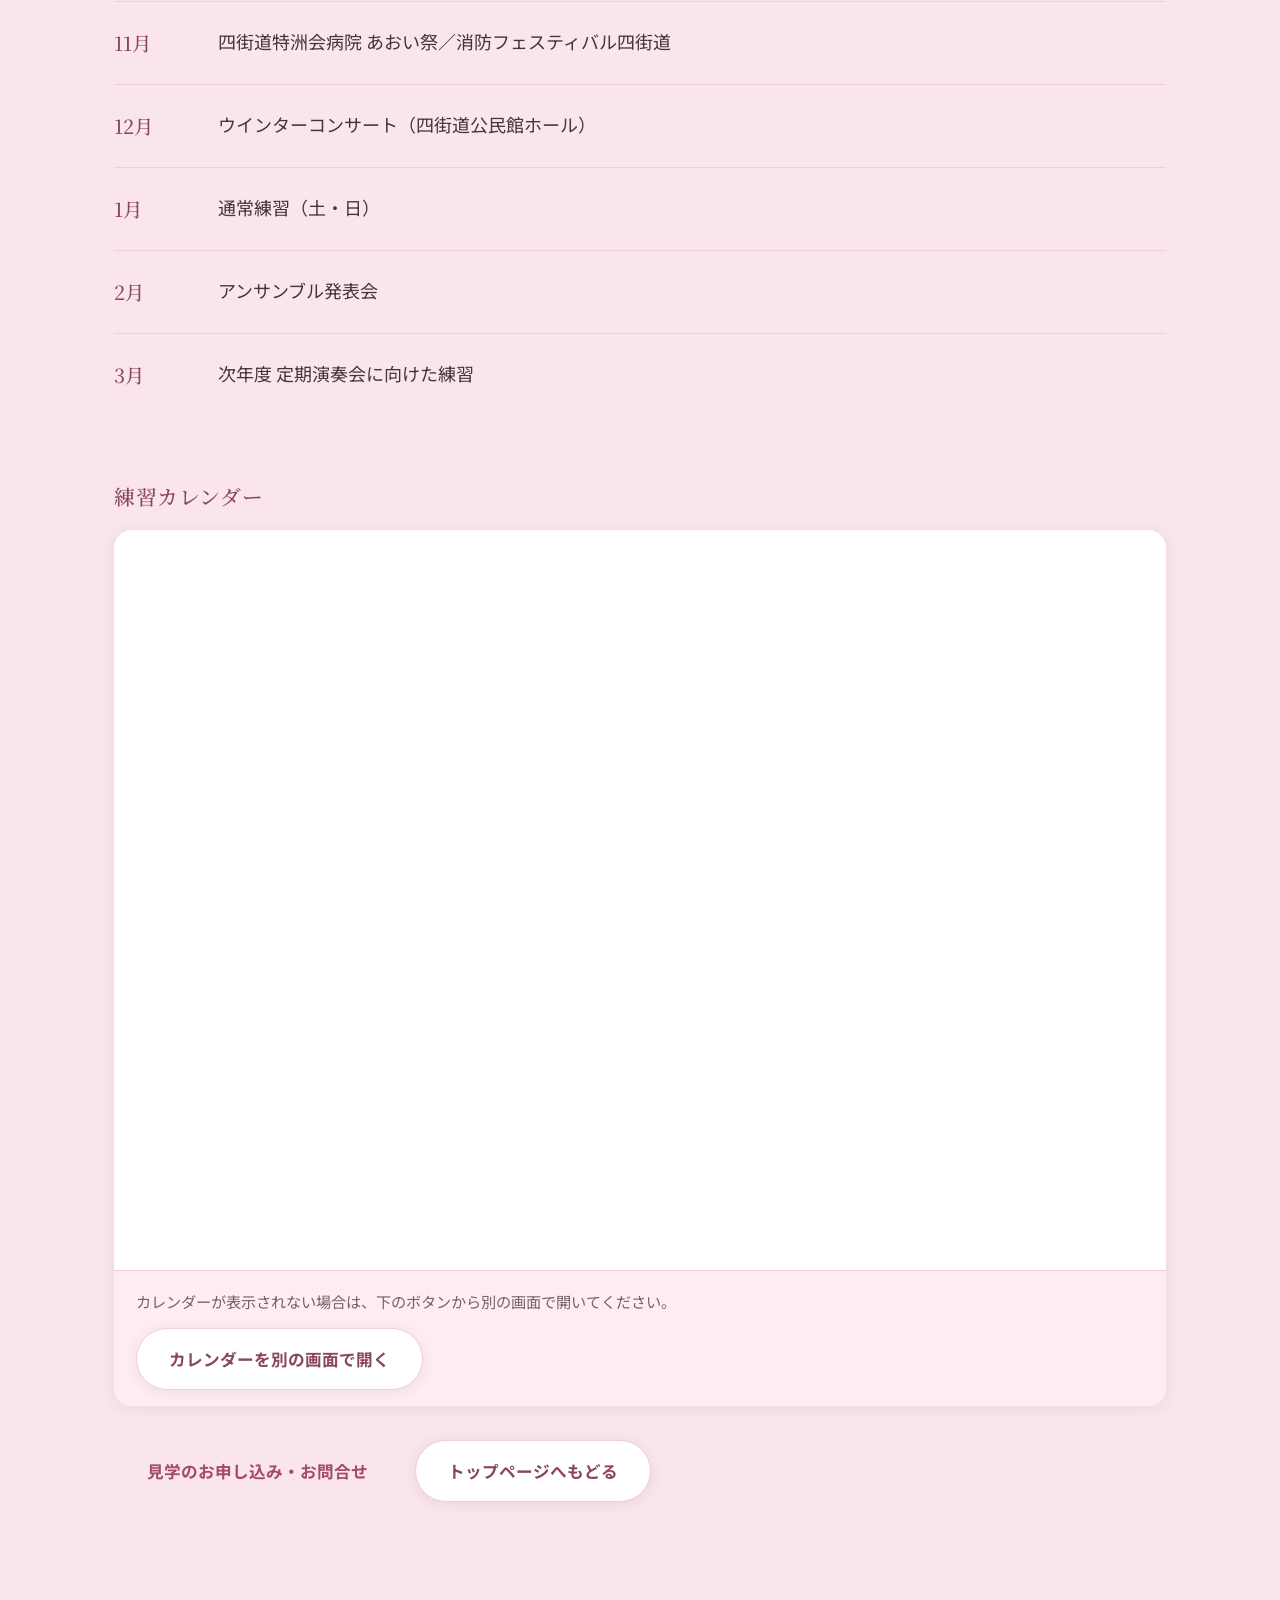
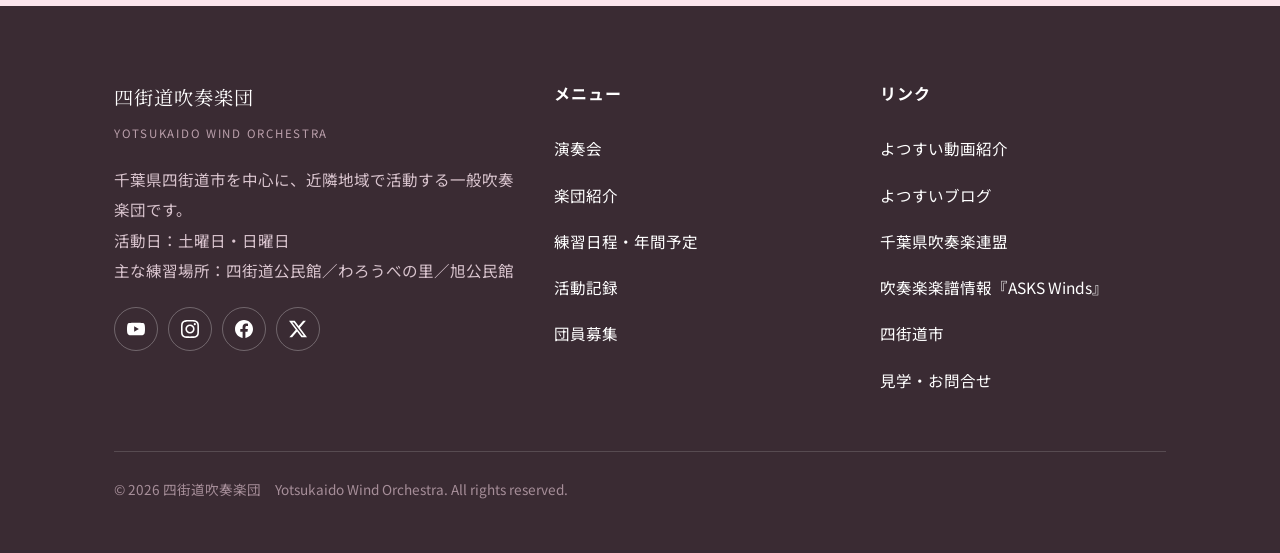
<file: schedule.html>
<!DOCTYPE html>
<html lang="ja">
<head>
<meta charset="UTF-8">
<meta name="viewport" content="width=device-width, initial-scale=1">
<title>練習日程・年間予定｜四街道吹奏楽団「よつすい」</title>
<meta name="description" content="四街道吹奏楽団（よつすい）の練習日程と年間予定です。練習は週1回、土曜日または日曜日。練習場所・見学の受付・練習カレンダーもこちらから。">
<meta name="robots" content="index,follow,max-image-preview:large">
<link rel="canonical" href="https://yotsusui-website.pages.dev/schedule">
<!-- LINEやSNSに貼ったときに出る、見出し・説明・画像（OGP） -->
<meta property="og:type" content="website">
<meta property="og:title" content="練習日程・年間予定｜四街道吹奏楽団">
<meta property="og:description" content="練習は週1回、土曜日または日曜日。練習場所と年間予定、練習カレンダーをまとめています。">
<meta property="og:url" content="https://yotsusui-website.pages.dev/schedule">
<meta property="og:image" content="https://yotsusui-website.pages.dev/images/og.jpg">
<meta property="og:image:width" content="1200">
<meta property="og:image:height" content="630">
<meta property="og:image:alt" content="ステージで演奏するトランペット">
<meta property="og:locale" content="ja_JP">
<meta property="og:site_name" content="四街道吹奏楽団">
<meta name="twitter:card" content="summary_large_image">
<!-- ファビコン（ブラウザのタブや、ホーム画面に追加したときのアイコン） -->
<link rel="icon" href="favicon.ico?v=2" sizes="any">
<link rel="icon" type="image/png" sizes="32x32" href="images/icon-32.png?v=2">
<link rel="icon" type="image/png" sizes="16x16" href="images/icon-16.png?v=2">
<link rel="apple-touch-icon" href="images/icon-180.png?v=2">
<link rel="preconnect" href="https://fonts.googleapis.com">
<link rel="preconnect" href="https://fonts.gstatic.com" crossorigin>
<link href="https://fonts.googleapis.com/css2?family=Noto+Sans+JP:wght@400;500;700&family=Noto+Serif+JP:wght@400;500;600&display=swap" rel="stylesheet">
<link rel="stylesheet" href="assets/onepage.css?v=14">
<link rel="stylesheet" href="assets/record.css?v=2">
<!-- Google アナリティクス（アクセス数の計測）。設定は assets/ga.js にあります。 -->
<script async src="https://www.googletagmanager.com/gtag/js?id=G-20KZFLF2Y2"></script>
<script src="assets/ga.js?v=1"></script>
</head>
<body>
<a class="skip-link" href="#main">本文へスキップ</a>

<!-- ===================== ヘッダー ===================== -->
<header class="site-header">
  <div class="wrap header-bar">
    <a class="site-logo" href="index.html">
      <img class="mark" src="images/logo.png" alt="四街道吹奏楽団 ロゴ" width="42" height="42">
      <span>
        <span class="name-ja">四街道吹奏楽団</span>
        <span class="name-en">YOTSUKAIDO WIND ORCHESTRA</span>
      </span>
    </a>
    <button class="nav-toggle" type="button" aria-expanded="false" aria-controls="header-nav">
      <span class="bars" aria-hidden="true"><span></span><span></span><span></span></span>
      <span class="label">メニュー</span>
    </button>
    <nav class="header-nav" id="header-nav" aria-label="メインメニュー">
      <ul>
        <li><a href="concert.html">演奏会</a></li>
        <li><a href="movie.html">動画紹介</a></li>
        <li><a href="blog.html">ブログ</a></li>
        <li><a href="index.html#about">楽団紹介</a></li>
        <li><a href="schedule.html">練習日程</a></li>
        <li><a href="activity.html">活動記録</a></li>
        <li><a href="recruit.html">団員募集</a></li>
        <li><a class="is-cta" href="contact.html">見学・お問合せ</a></li>
      </ul>
    </nav>
  </div>
</header>

<main id="main">

  <!-- ===================== ページ見出し ===================== -->
  <div class="rec-head-band">
    <div class="wrap">
      <span class="label">SCHEDULE</span>
      <h1>練習日程・年間予定</h1>
      <p>
        練習は週1回、土曜日または日曜日。見学はいつでも歓迎です。<br>
        その月の細かい日程は、いちばん下の練習カレンダーでご確認ください。
      </p>
    </div>
  </div>

  <section class="section">
    <div class="wrap">

      <!-- パンくず -->
      <nav aria-label="現在の位置" style="font-size:.82rem;color:var(--ink-soft);margin-bottom:26px">
        <a href="index.html">ホーム</a>　›　<span>練習日程・年間予定</span>
      </nav>
      <div class="table-scroll reveal">
        <table class="data data-stack">
          <tbody>
            <tr>
              <th>練習日</th>
              <td>
                週1回（土曜日または日曜日）<br>
                <strong>第3日曜日　17:00〜21:00</strong>（定例）<br>
                <strong>第4土曜日　17:00〜21:00</strong>（定例）<br>
                第1週・第2週は前月に日時と場所が決まります
              </td>
            </tr>
            <tr>
              <th>練習場所</th>
              <td>
                四街道公民館 1Fホール<br>
                南部総合福祉センター わろうべの里「わろうびんぐホール」<br>
                四街道市立旭公民館（ホールまたは大会議室）
              </td>
            </tr>
            <tr>
              <th>見学</th>
              <td>随時受付（事前に<a href="contact.html">お問い合わせ</a>よりご連絡ください）</td>
            </tr>
          </tbody>
        </table>
      </div>

      <h3 style="margin-top:64px" class="reveal">年間予定（令和8年度）</h3>
      <ul class="year-list" data-stagger>
        <li><span class="m">4月</span><p class="t">新年度スタート／定期演奏会に向けた練習</p></li>
        <li><span class="m">5月</span><p class="t">第4回 定期演奏会（四街道市文化センター 大ホール）</p></li>
        <li><span class="m">6月</span><p class="t">通常練習（土・日）</p></li>
        <li><span class="m">7月</span><p class="t">千葉県吹奏楽コンクールに向けた強化練習</p></li>
        <li><span class="m">8月</span><p class="t">千葉県吹奏楽コンクール A部門</p></li>
        <li><span class="m">9月</span><p class="t">アルツハイマーデー イベント演奏（四街道市 わろうべの里）</p></li>
        <li><span class="m">10月</span><p class="t">公民館祭り（四街道公民館）／晴山苑ボランティア演奏（千葉市鎌取晴山苑）／介護福祉施設おゆみの ボランティア演奏（千葉市緑区）</p></li>
        <li><span class="m">11月</span><p class="t">四街道特洲会病院 あおい祭／消防フェスティバル四街道</p></li>
        <li><span class="m">12月</span><p class="t">ウインターコンサート（四街道公民館ホール）</p></li>
        <li><span class="m">1月</span><p class="t">通常練習（土・日）</p></li>
        <li><span class="m">2月</span><p class="t">アンサンブル発表会</p></li>
        <li><span class="m">3月</span><p class="t">次年度 定期演奏会に向けた練習</p></li>
      </ul>

      <h3 style="margin-top:64px" class="reveal">練習カレンダー</h3>
      <div class="embed embed-cal reveal d1">
        <!-- sandbox は、よそのサイトを枠で開くときの「囲い」です。
             ここに並べたことだけを許し、それ以外はできないようにします。
             とくに、枠の中からこのページを別の場所へ飛ばす動きを止めています。
             ※ カレンダーが真っ白になったときは、まずこの行を疑ってください。 -->
        <iframe
          src="https://freecalend.com/open/mem108678_date202611"
          title="四街道吹奏楽団 練習カレンダー（フリカレ）"
          sandbox="allow-scripts allow-same-origin allow-forms allow-popups allow-popups-to-escape-sandbox"
          loading="lazy">
          読み込んでいます…
        </iframe>
        <div class="embed-note">
          <p style="margin:0">カレンダーが表示されない場合は、下のボタンから別の画面で開いてください。</p>
          <a class="btn btn-plain" href="https://freecalend.com/open/mem108678_date202611" target="_blank" rel="noopener">
            カレンダーを別の画面で開く
          </a>
        </div>
      </div>
      <div class="btn-row reveal">
        <a class="btn" href="contact.html">見学のお申し込み・お問合せ</a>
        <a class="btn btn-plain" href="index.html">トップページへもどる</a>
      </div>
    </div>
  </section>

</main>

<!-- ===================== フッター ===================== -->
<footer class="site-footer">
  <div class="wrap">
    <div class="footer-grid">
      <div class="footer-brand">
        <span class="name-ja">四街道吹奏楽団</span>
        <span class="name-en">YOTSUKAIDO WIND ORCHESTRA</span>
        <p style="margin-top:20px">
          千葉県四街道市を中心に、近隣地域で活動する一般吹奏楽団です。<br>
          活動日：土曜日・日曜日<br>
          主な練習場所：四街道公民館／わろうべの里／旭公民館
        </p>
        <div class="footer-sns">
          <a href="https://www.youtube.com/@yotsukaido_wo/featured" target="_blank" rel="noopener"
             aria-label="YouTube（別の画面で開きます）" title="YouTube">
            <svg class="sns-ico" viewBox="0 0 24 24" aria-hidden="true" focusable="false"><path d="M23.498 6.186a3.016 3.016 0 0 0-2.122-2.136C19.505 3.545 12 3.545 12 3.545s-7.505 0-9.377.505A3.017 3.017 0 0 0 .502 6.186C0 8.07 0 12 0 12s0 3.93.502 5.814a3.016 3.016 0 0 0 2.122 2.136c1.871.505 9.376.505 9.376.505s7.505 0 9.377-.505a3.015 3.015 0 0 0 2.122-2.136C24 15.93 24 12 24 12s0-3.93-.502-5.814zM9.545 15.568V8.432L15.818 12l-6.273 3.568z"/></svg>
          </a>
          <a href="https://www.instagram.com/yotsukaido.wo/" target="_blank" rel="noopener"
             aria-label="Instagram（別の画面で開きます）" title="Instagram">
            <svg class="sns-ico" viewBox="0 0 24 24" aria-hidden="true" focusable="false"><path d="M12 0C8.74 0 8.333.015 7.053.072 5.775.132 4.905.333 4.14.63c-.789.306-1.459.717-2.126 1.384S.935 3.35.63 4.14C.333 4.905.131 5.775.072 7.053.012 8.333 0 8.74 0 12s.015 3.667.072 4.947c.06 1.277.261 2.148.558 2.913.306.788.717 1.459 1.384 2.126.667.666 1.336 1.079 2.126 1.384.766.296 1.636.499 2.913.558C8.333 23.988 8.74 24 12 24s3.667-.015 4.947-.072c1.277-.06 2.148-.262 2.913-.558.788-.306 1.459-.718 2.126-1.384.666-.667 1.079-1.335 1.384-2.126.296-.765.499-1.636.558-2.913.06-1.28.072-1.687.072-4.947s-.015-3.667-.072-4.947c-.06-1.277-.262-2.149-.558-2.913-.306-.789-.718-1.459-1.384-2.126C21.319 1.347 20.651.935 19.86.63c-.765-.297-1.636-.499-2.913-.558C15.667.012 15.26 0 12 0zm0 2.16c3.203 0 3.585.016 4.85.071 1.17.055 1.805.249 2.227.415.562.217.96.477 1.382.896.419.42.679.819.896 1.381.164.422.36 1.057.413 2.227.057 1.266.07 1.646.07 4.85s-.015 3.585-.074 4.85c-.061 1.17-.256 1.805-.421 2.227-.224.562-.479.96-.899 1.382-.419.419-.824.679-1.38.896-.42.164-1.065.36-2.235.413-1.274.057-1.649.07-4.859.07-3.211 0-3.586-.015-4.859-.074-1.171-.061-1.816-.256-2.236-.421-.569-.224-.96-.479-1.379-.899-.421-.419-.69-.824-.9-1.38-.165-.42-.359-1.065-.42-2.235-.045-1.26-.061-1.649-.061-4.844 0-3.196.016-3.586.061-4.861.061-1.17.255-1.814.42-2.234.21-.57.479-.96.9-1.381.419-.419.81-.689 1.379-.898.42-.166 1.051-.361 2.221-.421 1.275-.045 1.65-.06 4.859-.06l.045.03zm0 3.678a6.162 6.162 0 100 12.324 6.162 6.162 0 000-12.324zM12 16c-2.21 0-4-1.79-4-4s1.79-4 4-4 4 1.79 4 4-1.79 4-4 4zm7.846-10.405a1.441 1.441 0 01-2.88 0 1.44 1.44 0 012.88 0z"/></svg>
          </a>
          <a href="https://www.facebook.com/yotsukaido.wo" target="_blank" rel="noopener"
             aria-label="Facebook（別の画面で開きます）" title="Facebook">
            <svg class="sns-ico" viewBox="0 0 24 24" aria-hidden="true" focusable="false"><path d="M24 12.073c0-6.627-5.373-12-12-12s-12 5.373-12 12c0 5.99 4.388 10.954 10.125 11.854v-8.385H7.078v-3.47h3.047V9.43c0-3.007 1.792-4.669 4.533-4.669 1.312 0 2.686.235 2.686.235v2.953H15.83c-1.491 0-1.956.925-1.956 1.874v2.25h3.328l-.532 3.47h-2.796v8.385C19.612 23.027 24 18.062 24 12.073z"/></svg>
          </a>
          <a href="https://x.com/yotsukaido_wo" target="_blank" rel="noopener"
             aria-label="X・旧Twitter（別の画面で開きます）" title="X（旧Twitter）">
            <svg class="sns-ico" viewBox="0 0 24 24" aria-hidden="true" focusable="false"><path d="M18.901 1.153h3.68l-8.04 9.19L24 22.846h-7.406l-5.8-7.584-6.638 7.584H.474l8.6-9.83L0 1.154h7.594l5.243 6.932ZM17.61 20.644h2.039L6.486 3.24H4.298Z"/></svg>
          </a>
        </div>
      </div>

      <div>
        <h2>メニュー</h2>
        <ul>
          <li><a href="concert.html">演奏会</a></li>
          <li><a href="index.html#about">楽団紹介</a></li>
          <li><a href="schedule.html">練習日程・年間予定</a></li>
          <li><a href="activity.html">活動記録</a></li>
          <li><a href="recruit.html">団員募集</a></li>
        </ul>
      </div>

      <div>
        <h2>リンク</h2>
        <ul>
          <li><a href="movie.html">よつすい動画紹介</a></li>
          <li><a href="blog.html">よつすいブログ</a></li>
          <li><a href="https://www.chibasuiren.gr.jp/" target="_blank" rel="noopener">千葉県吹奏楽連盟</a></li>
          <li><a href="https://askswinds.com/index.html" target="_blank" rel="noopener">吹奏楽楽譜情報『ASKS Winds』</a></li>
          <li><a href="https://www.city.yotsukaido.chiba.jp/" target="_blank" rel="noopener">四街道市</a></li>
          <li><a href="contact.html">見学・お問合せ</a></li>
        </ul>
      </div>
    </div>

    <p class="copyright">© 2026 四街道吹奏楽団　Yotsukaido Wind Orchestra. All rights reserved.</p>
  </div>
</footer>

<script src="assets/onepage.js?v=14"></script>
</body>
</html>
</file>
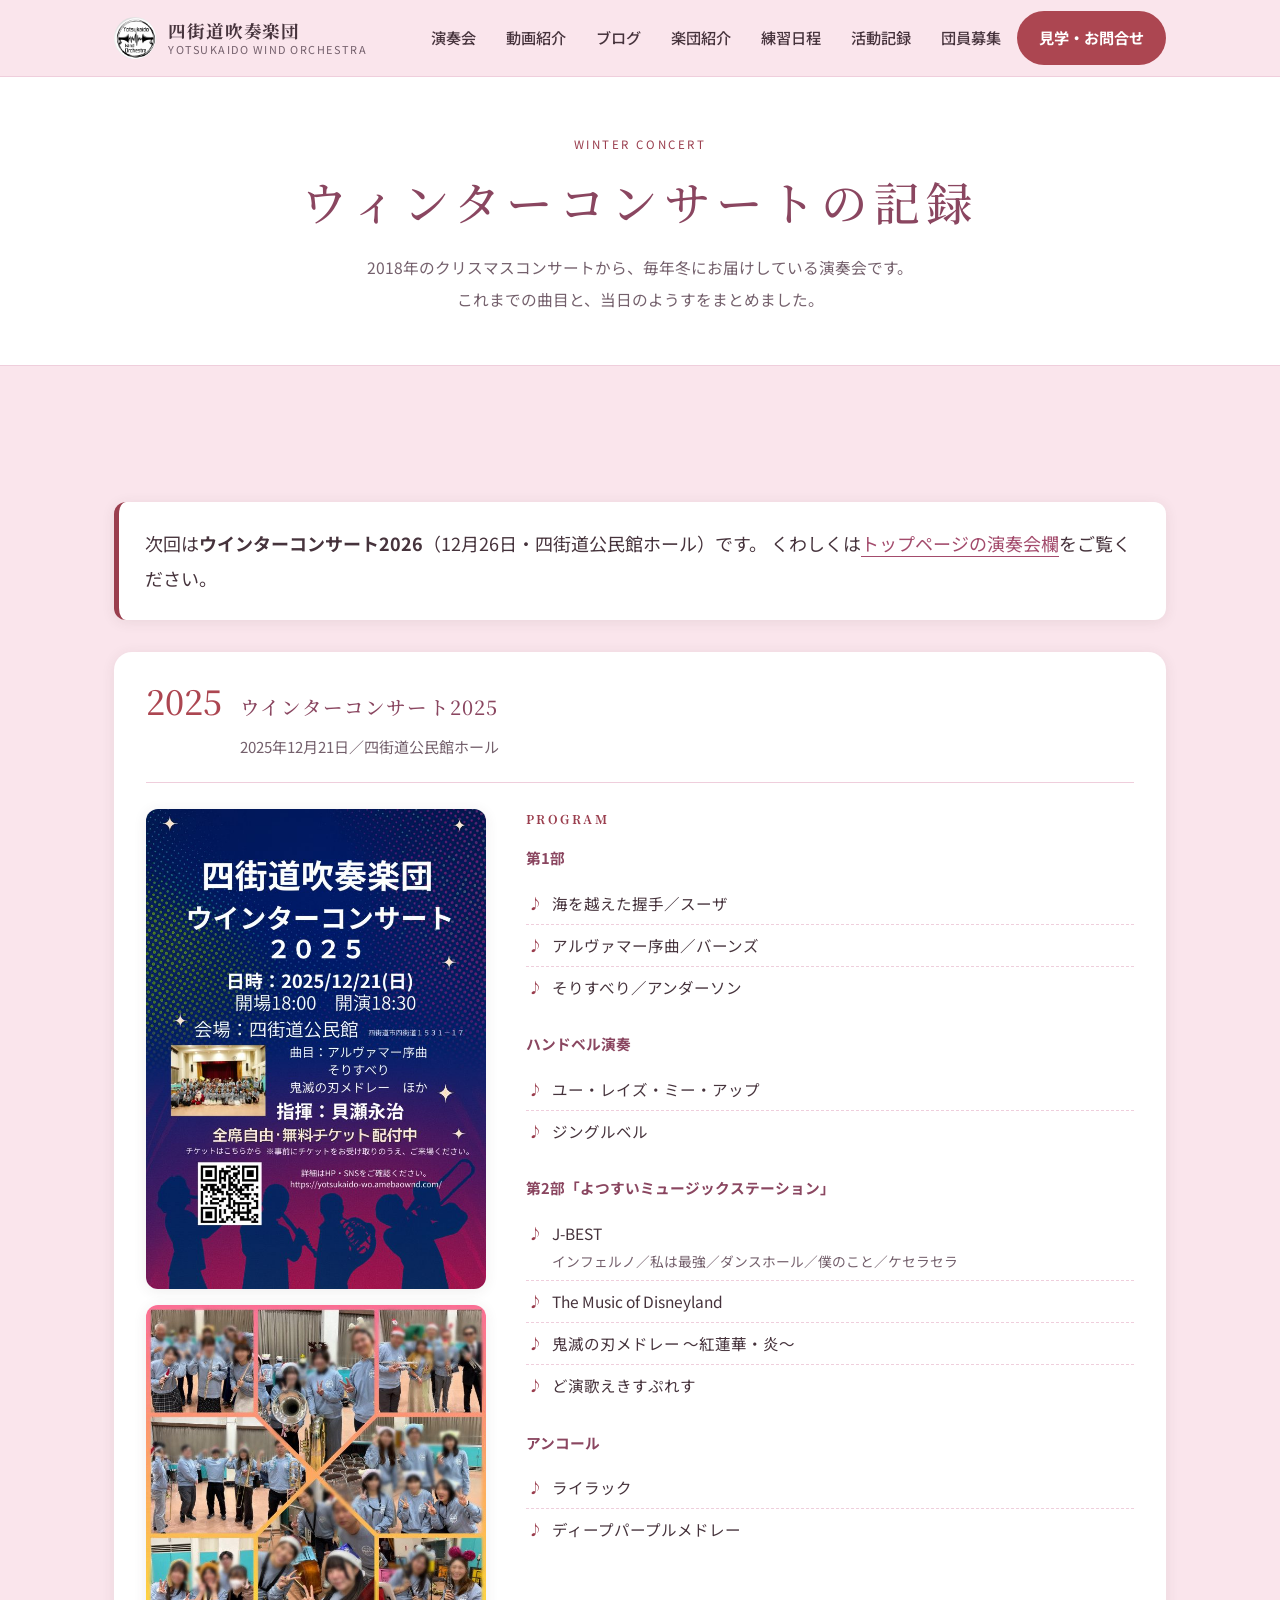
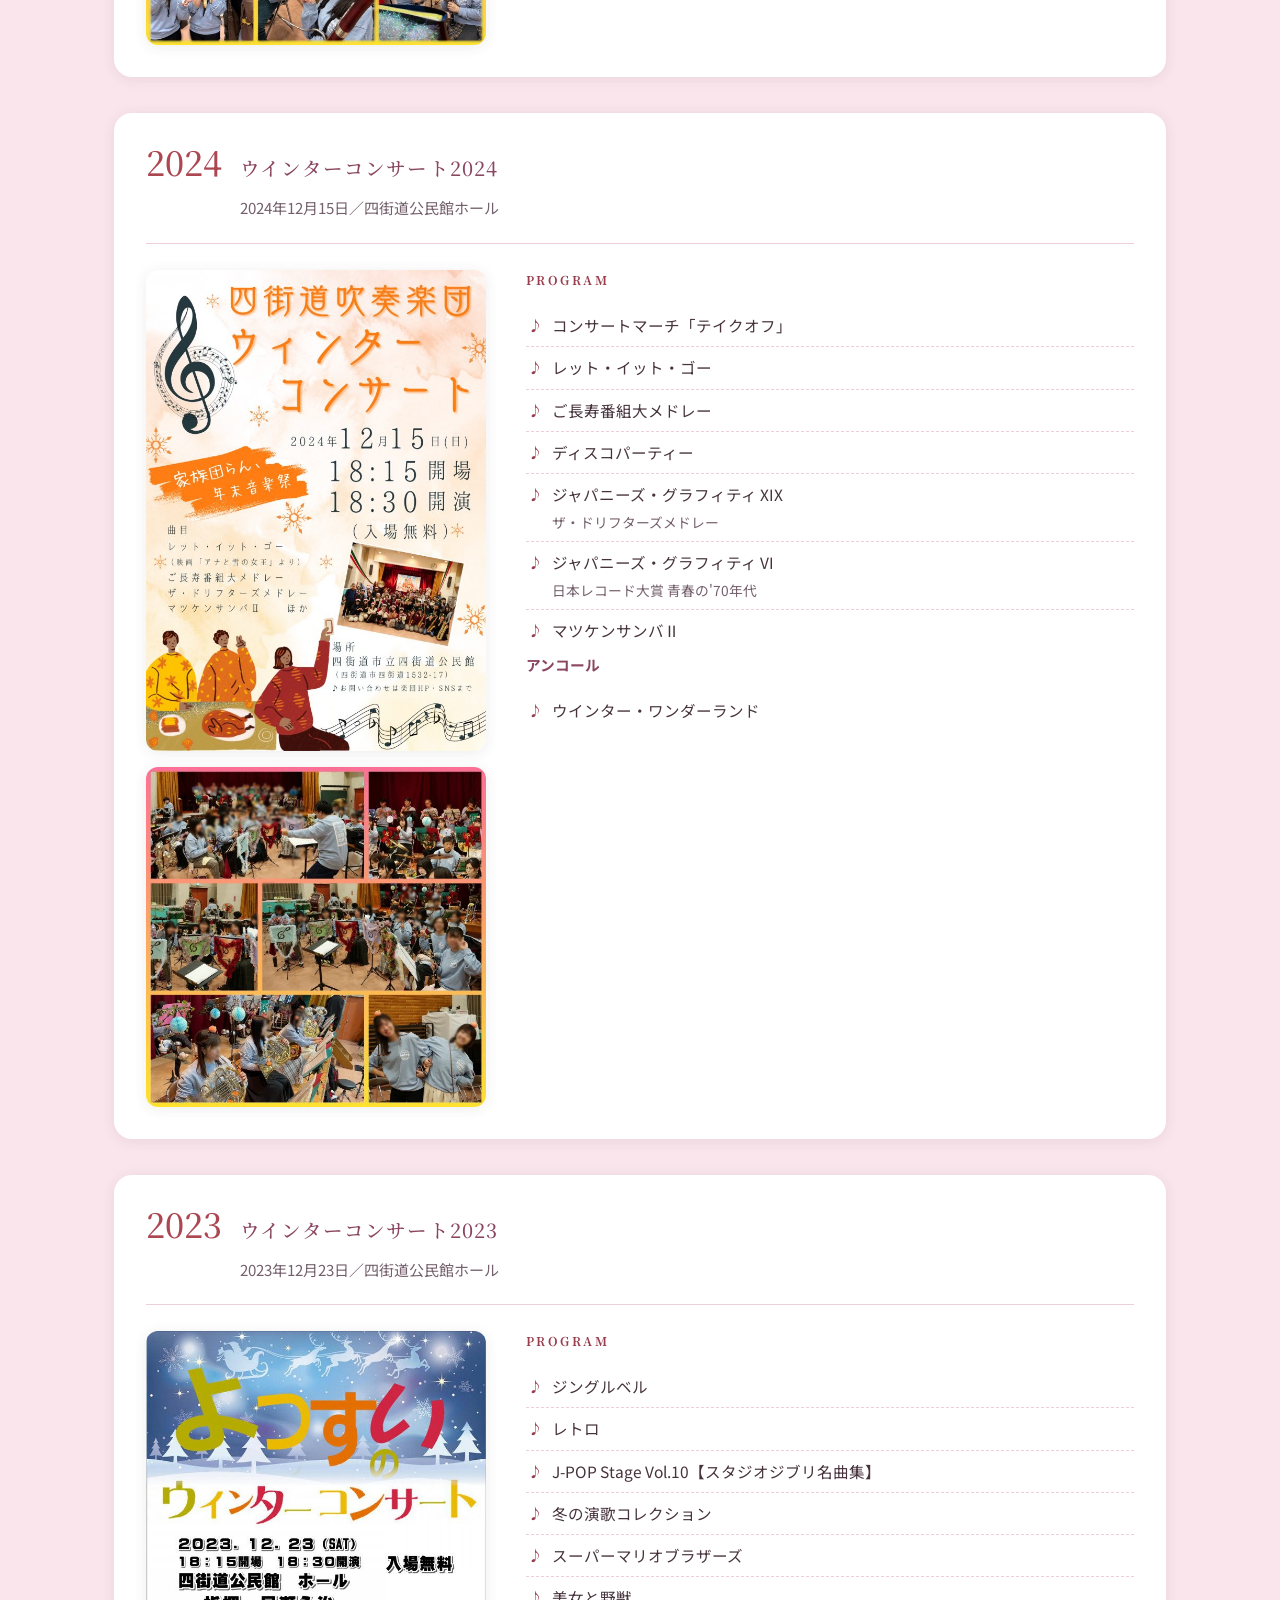
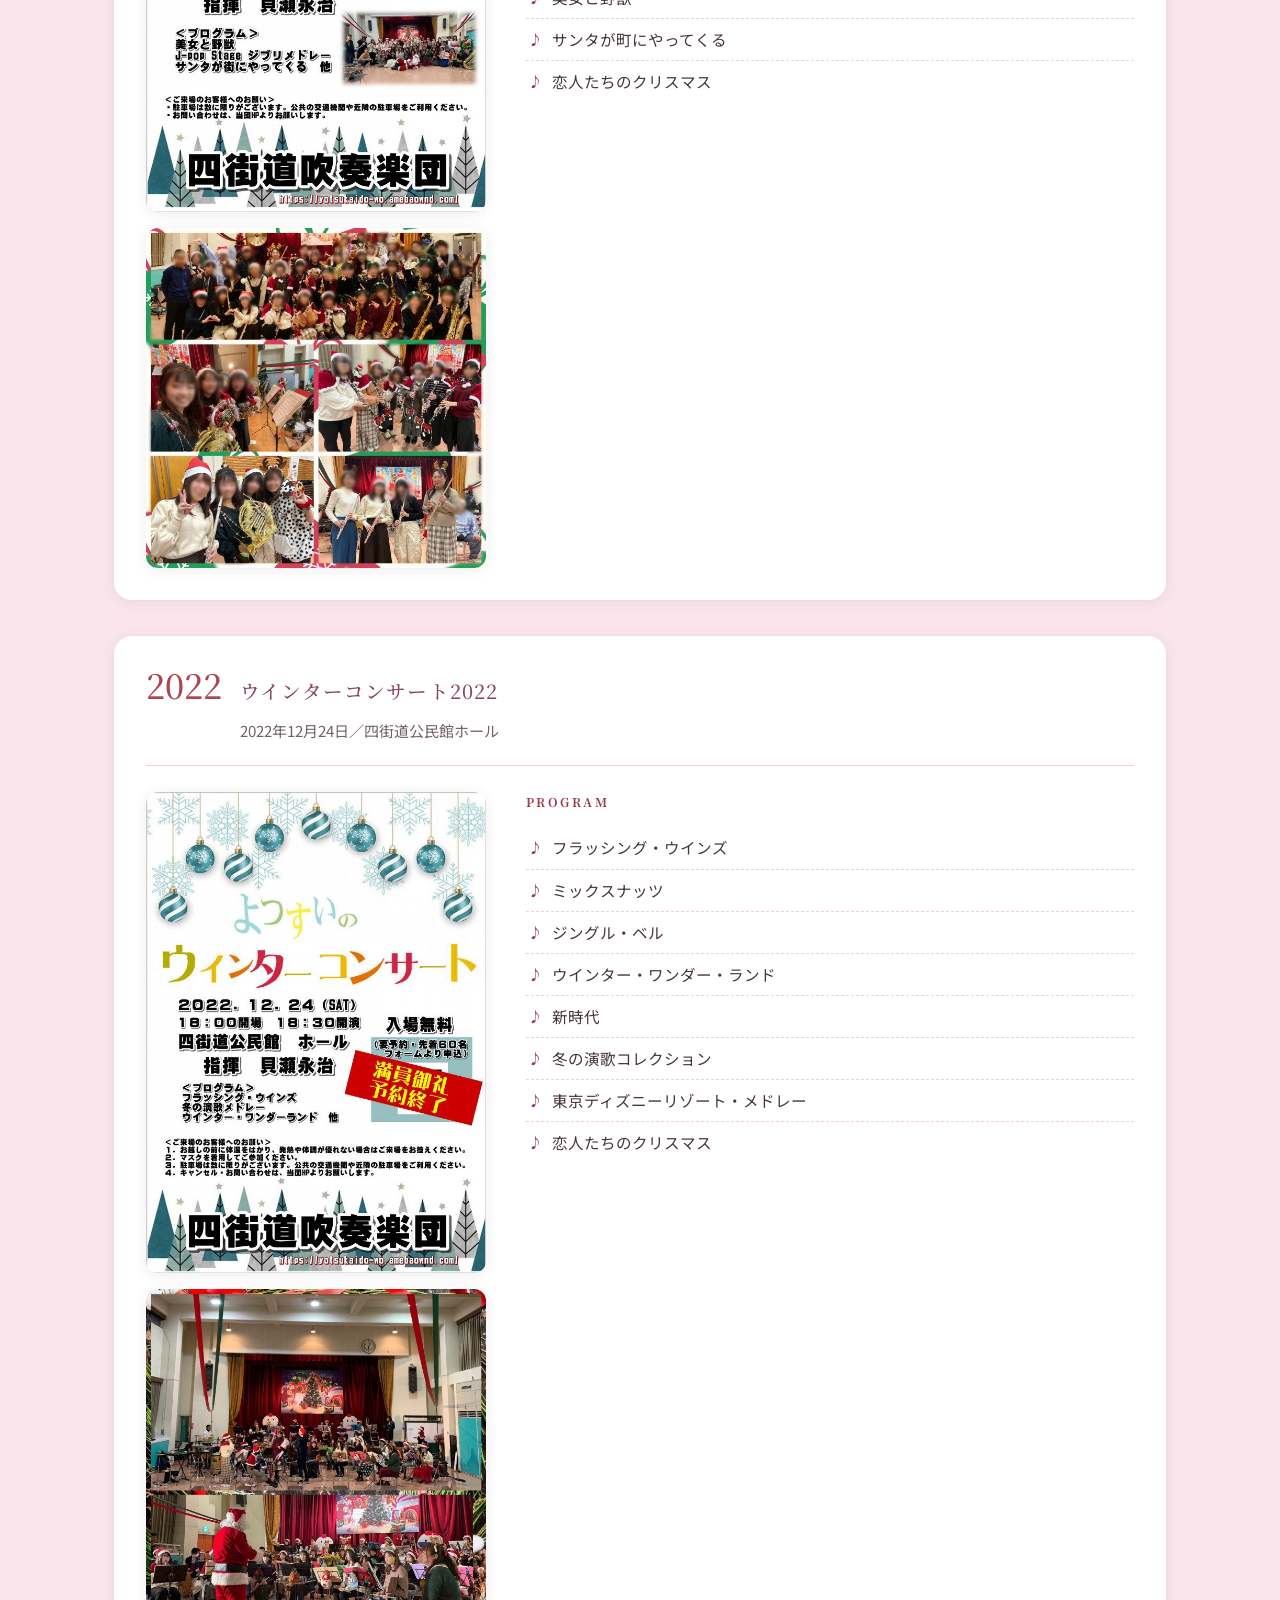
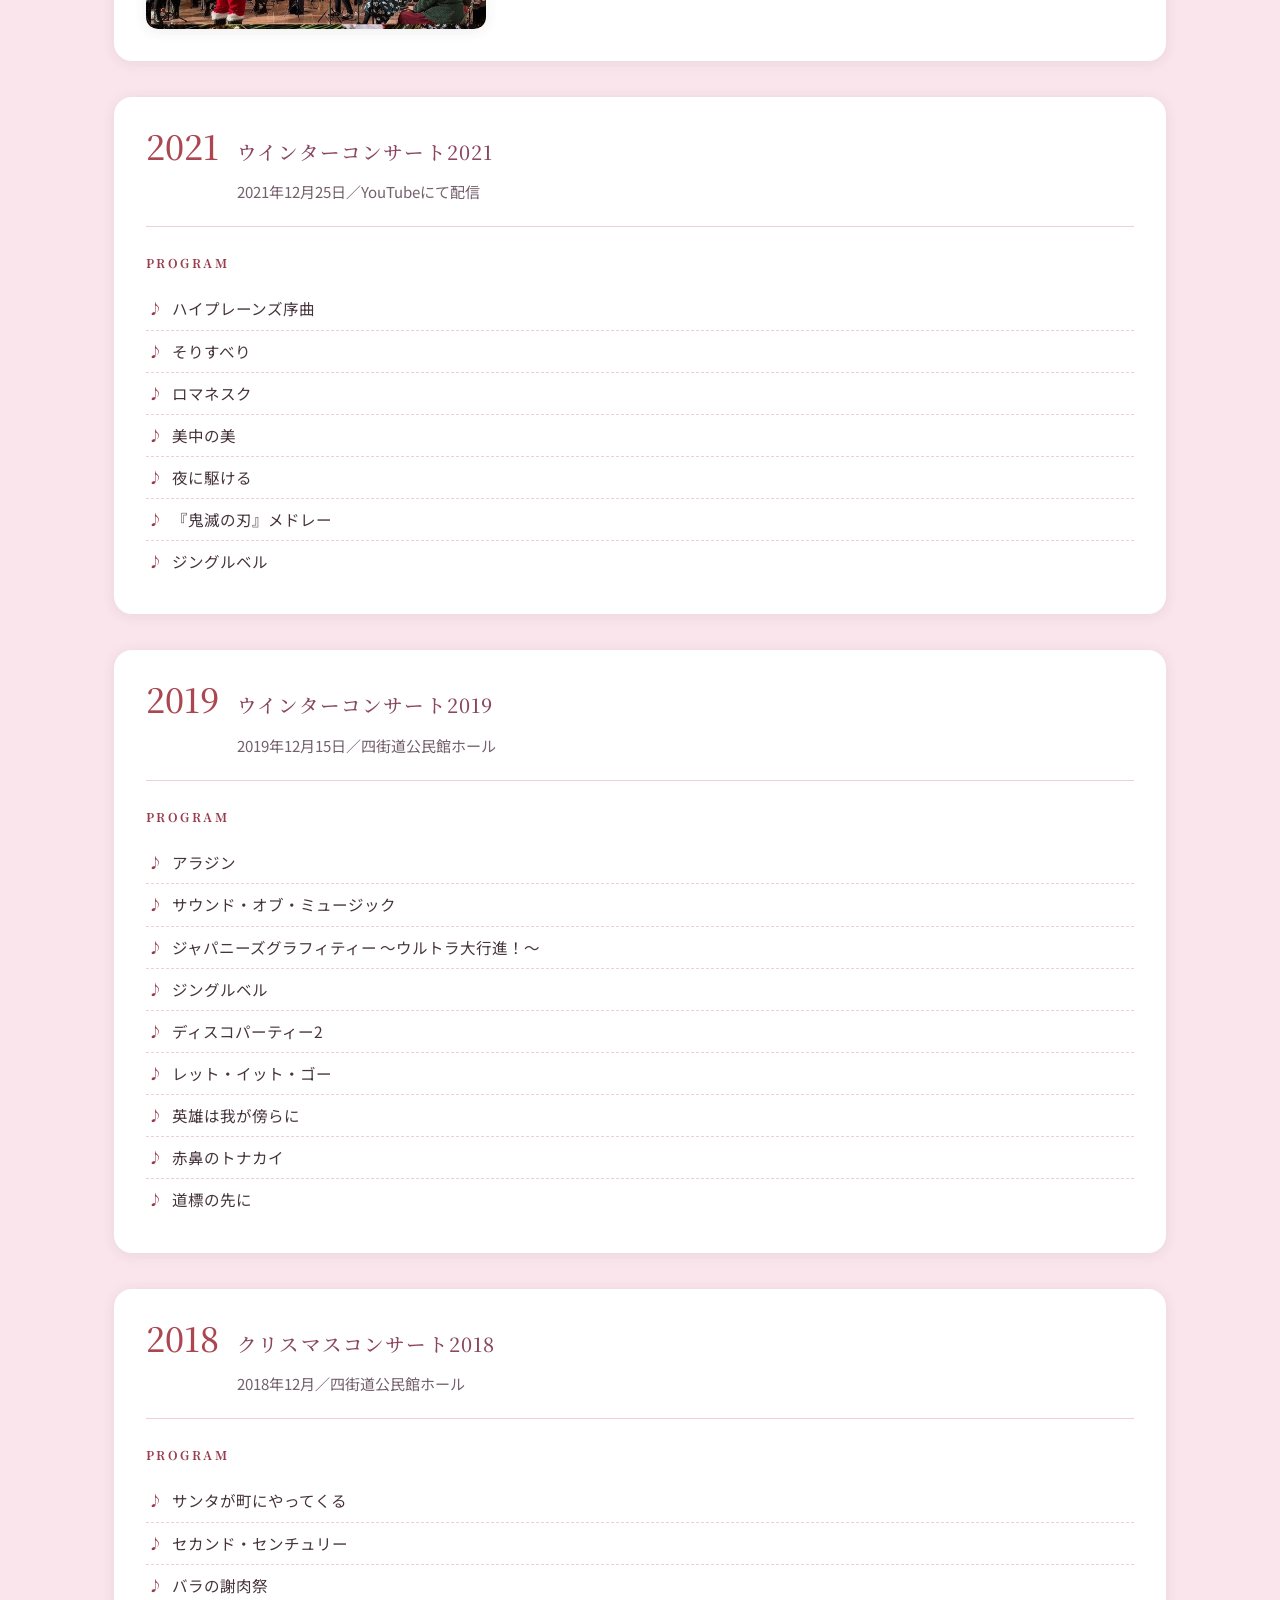
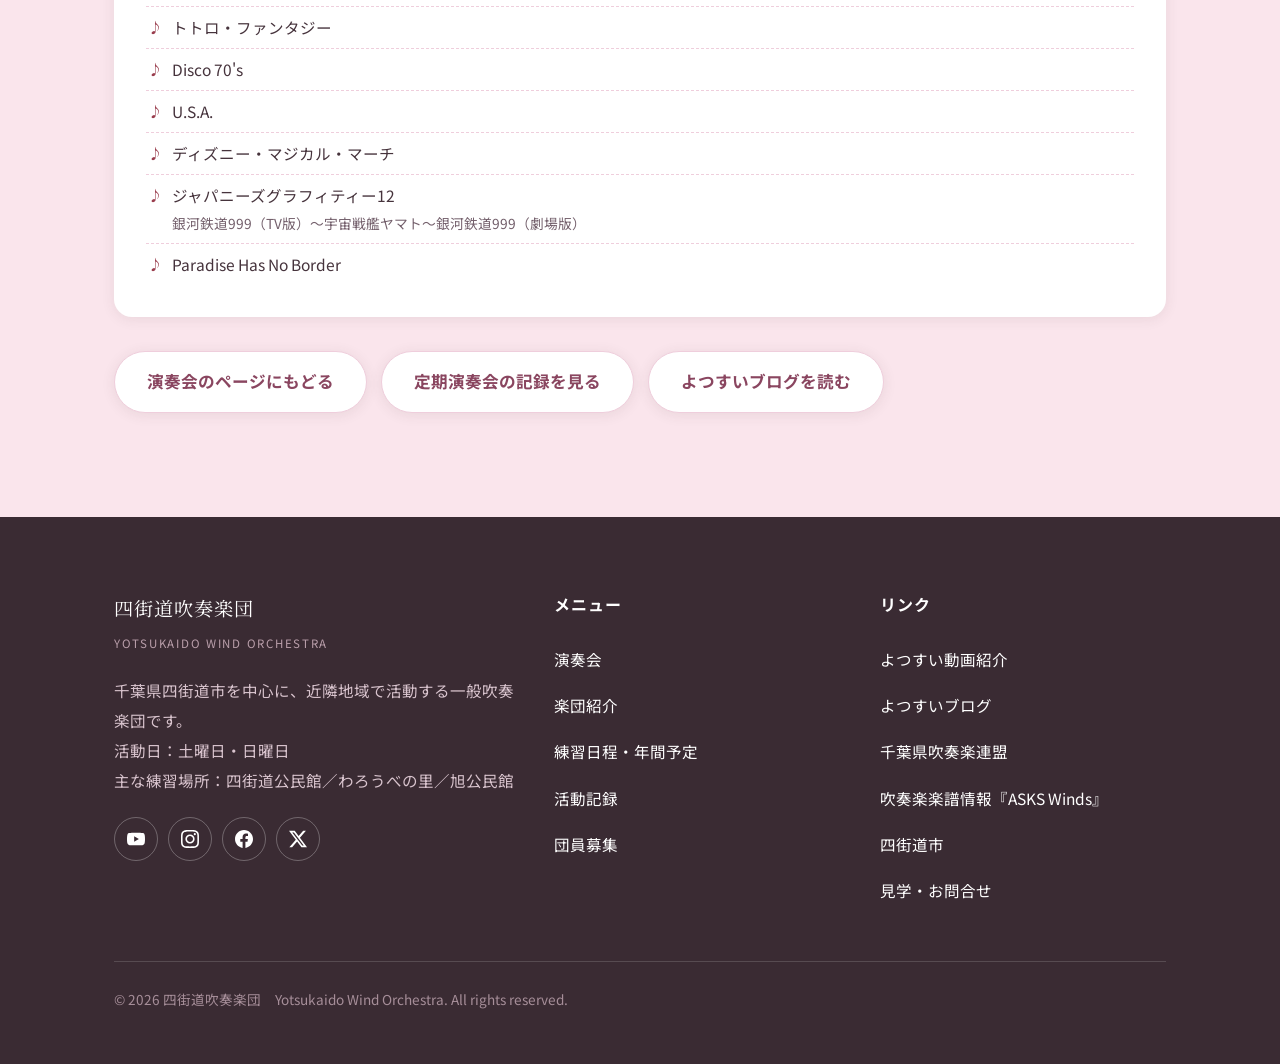
<file: winter.html>
<!DOCTYPE html>
<html lang="ja">
<head>
<meta charset="UTF-8">
<meta name="viewport" content="width=device-width, initial-scale=1">
<title>ウィンターコンサートの記録｜四街道吹奏楽団「よつすい」</title>
<meta name="description" content="四街道吹奏楽団（よつすい）のウィンターコンサートの記録です。2018年のクリスマスコンサートから最新回まで、曲目と当日のようすをまとめています。">
<meta name="robots" content="index,follow,max-image-preview:large">
<link rel="canonical" href="https://yotsusui-website.pages.dev/winter">
<meta property="og:type" content="website">
<meta property="og:title" content="ウィンターコンサートの記録｜四街道吹奏楽団">
<meta property="og:description" content="2018年から続くウィンターコンサートの曲目と、当日のようすをまとめています。">
<meta property="og:url" content="https://yotsusui-website.pages.dev/winter">
<meta property="og:image" content="https://yotsusui-website.pages.dev/images/og.jpg">
<meta property="og:image:width" content="1200">
<meta property="og:image:height" content="630">
<meta property="og:image:alt" content="ステージで演奏するトランペット">
<meta property="og:locale" content="ja_JP">
<meta property="og:site_name" content="四街道吹奏楽団">
<meta name="twitter:card" content="summary_large_image">
<!-- ファビコン（ブラウザのタブや、ホーム画面に追加したときのアイコン） -->
<link rel="icon" href="favicon.ico?v=2" sizes="any">
<link rel="icon" type="image/png" sizes="32x32" href="images/icon-32.png?v=2">
<link rel="icon" type="image/png" sizes="16x16" href="images/icon-16.png?v=2">
<link rel="apple-touch-icon" href="images/icon-180.png?v=2">
<link rel="preconnect" href="https://fonts.googleapis.com">
<link rel="preconnect" href="https://fonts.gstatic.com" crossorigin>
<link href="https://fonts.googleapis.com/css2?family=Noto+Sans+JP:wght@400;500;700&family=Noto+Serif+JP:wght@400;500;600&display=swap" rel="stylesheet">
<link rel="stylesheet" href="assets/onepage.css?v=14">
<link rel="stylesheet" href="assets/record.css?v=2">
<!-- Google アナリティクス（アクセス数の計測）。設定は assets/ga.js にあります。 -->
<script async src="https://www.googletagmanager.com/gtag/js?id=G-20KZFLF2Y2"></script>
<script src="assets/ga.js?v=1"></script>
</head>
<body>
<a class="skip-link" href="#main">本文へスキップ</a>

<!-- ===================== ヘッダー ===================== -->
<header class="site-header">
  <div class="wrap header-bar">
    <a class="site-logo" href="index.html">
      <img class="mark" src="images/logo.png" alt="四街道吹奏楽団 ロゴ" width="42" height="42">
      <span>
        <span class="name-ja">四街道吹奏楽団</span>
        <span class="name-en">YOTSUKAIDO WIND ORCHESTRA</span>
      </span>
    </a>
    <button class="nav-toggle" type="button" aria-expanded="false" aria-controls="header-nav">
      <span class="bars" aria-hidden="true"><span></span><span></span><span></span></span>
      <span class="label">メニュー</span>
    </button>
    <nav class="header-nav" id="header-nav" aria-label="メインメニュー">
      <ul>
        <li><a href="concert.html">演奏会</a></li>
        <li><a href="movie.html">動画紹介</a></li>
        <li><a href="blog.html">ブログ</a></li>
        <li><a href="index.html#about">楽団紹介</a></li>
        <li><a href="schedule.html">練習日程</a></li>
        <li><a href="activity.html">活動記録</a></li>
        <li><a href="recruit.html">団員募集</a></li>
        <li><a class="is-cta" href="contact.html">見学・お問合せ</a></li>
      </ul>
    </nav>
  </div>
</header>

<main id="main">

  <!-- ===================== ページ見出し ===================== -->
  <div class="rec-head-band">
    <div class="wrap">
      <span class="label">WINTER CONCERT</span>
      <h1>ウィンターコンサートの記録</h1>
      <!-- class="lead-oneline" は、1行の長さの上限を広げる印です（record.css）。
           これがないと1文目が途中で折り返します。
           <br> は、2文目を必ず次の行から始めるための改行です -->
      <p class="lead-oneline">
        2018年のクリスマスコンサートから、毎年冬にお届けしている演奏会です。<br>
        これまでの曲目と、当日のようすをまとめました。
      </p>
    </div>
  </div>

  <!-- ===================== 記録 ===================== -->
  <section class="section">
    <div class="wrap">

      <p class="notice">
        次回は<strong>ウインターコンサート2026</strong>（12月26日・四街道公民館ホール）です。
        くわしくは<a href="index.html#concert">トップページの演奏会欄</a>をご覧ください。
      </p>

      <div class="rec-list" data-stagger>

        <!-- ---------- 2025 ---------- -->
        <article class="rec-item reveal">
          <div class="rec-item-head">
            <span class="rec-year">2025</span>
            <div>
              <h2>ウインターコンサート2025</h2>
              <p class="rec-meta">2025年12月21日／四街道公民館ホール</p>
            </div>
          </div>
          <div class="rec-body">
            <div class="rec-media">
              <a href="images/winter/wc2025-flyer.jpg" target="_blank" rel="noopener" aria-label="ウインターコンサート2025 公演チラシ（大きい画像を開きます）">
                <img src="images/winter/wc2025-flyer.jpg" alt="ウインターコンサート2025 公演チラシ" width="650" height="919" loading="lazy">
              </a>
              <a href="images/winter/wc2025-photo.jpg" target="_blank" rel="noopener" aria-label="ウインターコンサート2025 当日のようす（大きい画像を開きます）">
                <img src="images/winter/wc2025-photo.jpg" alt="ウインターコンサート2025 当日のようす" width="650" height="650" loading="lazy">
              </a>
            </div>
            <div class="rec-program">
              <h3>PROGRAM</h3>

              <p class="rec-part">第1部</p>
              <ul>
                <li>海を越えた握手／スーザ</li>
                <li>アルヴァマー序曲／バーンズ</li>
                <li>そりすべり／アンダーソン</li>
              </ul>

              <p class="rec-part">ハンドベル演奏</p>
              <ul>
                <li>ユー・レイズ・ミー・アップ</li>
                <li>ジングルベル</li>
              </ul>

              <p class="rec-part">第2部「よつすいミュージックステーション」</p>
              <ul>
                <li>J-BEST
                  <span class="sub-note">インフェルノ／私は最強／ダンスホール／僕のこと／ケセラセラ</span>
                </li>
                <li>The Music of Disneyland</li>
                <li>鬼滅の刃メドレー 〜紅蓮華・炎〜</li>
                <li>ど演歌えきすぷれす</li>
              </ul>

              <p class="rec-part">アンコール</p>
              <ul>
                <li>ライラック</li>
                <li>ディープパープルメドレー</li>
              </ul>
            </div>
          </div>
        </article>

        <!-- ---------- 2024 ---------- -->
        <article class="rec-item reveal">
          <div class="rec-item-head">
            <span class="rec-year">2024</span>
            <div>
              <h2>ウインターコンサート2024</h2>
              <p class="rec-meta">2024年12月15日／四街道公民館ホール</p>
            </div>
          </div>
          <div class="rec-body">
            <div class="rec-media">
              <a href="images/winter/wc2024-flyer.jpg" target="_blank" rel="noopener" aria-label="ウインターコンサート2024 公演チラシ（大きい画像を開きます）">
                <img src="images/winter/wc2024-flyer.jpg" alt="ウインターコンサート2024 公演チラシ" width="650" height="919" loading="lazy">
              </a>
              <a href="images/winter/wc2024-photo.jpg" target="_blank" rel="noopener" aria-label="ウインターコンサート2024 当日のようす（大きい画像を開きます）">
                <img src="images/winter/wc2024-photo.jpg" alt="ウインターコンサート2024 当日のようす" width="650" height="650" loading="lazy">
              </a>
            </div>
            <div class="rec-program">
              <h3>PROGRAM</h3>
              <ul>
                <li>コンサートマーチ「テイクオフ」</li>
                <li>レット・イット・ゴー</li>
                <li>ご長寿番組大メドレー</li>
                <li>ディスコパーティー</li>
                <li>ジャパニーズ・グラフィティ XIX
                  <span class="sub-note">ザ・ドリフターズメドレー</span>
                </li>
                <li>ジャパニーズ・グラフィティ VI
                  <span class="sub-note">日本レコード大賞 青春の&#39;70年代</span>
                </li>
                <li>マツケンサンバⅡ</li>
              </ul>

              <p class="rec-part">アンコール</p>
              <ul>
                <li>ウインター・ワンダーランド</li>
              </ul>
            </div>
          </div>
        </article>

        <!-- ---------- 2023 ---------- -->
        <article class="rec-item reveal">
          <div class="rec-item-head">
            <span class="rec-year">2023</span>
            <div>
              <h2>ウインターコンサート2023</h2>
              <p class="rec-meta">2023年12月23日／四街道公民館ホール</p>
            </div>
          </div>
          <div class="rec-body">
            <div class="rec-media">
              <a href="images/winter/wc2023-flyer.jpg" target="_blank" rel="noopener" aria-label="ウインターコンサート2023 公演チラシ（大きい画像を開きます）">
                <img src="images/winter/wc2023-flyer.jpg" alt="ウインターコンサート2023 公演チラシ" width="650" height="919" loading="lazy">
              </a>
              <a href="images/winter/wc2023-photo.jpg" target="_blank" rel="noopener" aria-label="ウインターコンサート2023 当日のようす（大きい画像を開きます）">
                <img src="images/winter/wc2023-photo.jpg" alt="ウインターコンサート2023 当日のようす" width="650" height="650" loading="lazy">
              </a>
            </div>
            <div class="rec-program">
              <h3>PROGRAM</h3>
              <ul>
                <li>ジングルベル</li>
                <li>レトロ</li>
                <li>J-POP Stage Vol.10【スタジオジブリ名曲集】</li>
                <li>冬の演歌コレクション</li>
                <li>スーパーマリオブラザーズ</li>
                <li>美女と野獣</li>
                <li>サンタが町にやってくる</li>
                <li>恋人たちのクリスマス</li>
              </ul>
            </div>
          </div>
        </article>

        <!-- ---------- 2022 ---------- -->
        <article class="rec-item reveal">
          <div class="rec-item-head">
            <span class="rec-year">2022</span>
            <div>
              <h2>ウインターコンサート2022</h2>
              <p class="rec-meta">2022年12月24日／四街道公民館ホール</p>
            </div>
          </div>
          <div class="rec-body">
            <div class="rec-media">
              <a href="images/winter/wc2022-flyer.jpg" target="_blank" rel="noopener" aria-label="ウインターコンサート2022 公演チラシ（大きい画像を開きます）">
                <img src="images/winter/wc2022-flyer.jpg" alt="ウインターコンサート2022 公演チラシ" width="650" height="919" loading="lazy">
              </a>
              <a href="images/winter/wc2022-photo.jpg" target="_blank" rel="noopener" aria-label="ウインターコンサート2022 当日のようす（大きい画像を開きます）">
                <img src="images/winter/wc2022-photo.jpg" alt="ウインターコンサート2022 当日のようす" width="650" height="650" loading="lazy">
              </a>
            </div>
            <div class="rec-program">
              <h3>PROGRAM</h3>
              <ul>
                <li>フラッシング・ウインズ</li>
                <li>ミックスナッツ</li>
                <li>ジングル・ベル</li>
                <li>ウインター・ワンダー・ランド</li>
                <li>新時代</li>
                <li>冬の演歌コレクション</li>
                <li>東京ディズニーリゾート・メドレー</li>
                <li>恋人たちのクリスマス</li>
              </ul>
            </div>
          </div>
        </article>

        <!-- ---------- 2021 ---------- -->
        <article class="rec-item no-media reveal">
          <div class="rec-item-head">
            <span class="rec-year">2021</span>
            <div>
              <h2>ウインターコンサート2021</h2>
              <p class="rec-meta">2021年12月25日／YouTubeにて配信</p>
            </div>
          </div>
          <div class="rec-body">
            <div class="rec-program">
              <h3>PROGRAM</h3>
              <ul>
                <li>ハイプレーンズ序曲</li>
                <li>そりすべり</li>
                <li>ロマネスク</li>
                <li>美中の美</li>
                <li>夜に駆ける</li>
                <li>『鬼滅の刃』メドレー</li>
                <li>ジングルベル</li>
              </ul>
            </div>
          </div>
        </article>

        <!-- ---------- 2019 ---------- -->
        <article class="rec-item no-media reveal">
          <div class="rec-item-head">
            <span class="rec-year">2019</span>
            <div>
              <h2>ウインターコンサート2019</h2>
              <p class="rec-meta">2019年12月15日／四街道公民館ホール</p>
            </div>
          </div>
          <div class="rec-body">
            <div class="rec-program">
              <h3>PROGRAM</h3>
              <ul>
                <li>アラジン</li>
                <li>サウンド・オブ・ミュージック</li>
                <li>ジャパニーズグラフィティー 〜ウルトラ大行進！〜</li>
                <li>ジングルベル</li>
                <li>ディスコパーティー2</li>
                <li>レット・イット・ゴー</li>
                <li>英雄は我が傍らに</li>
                <li>赤鼻のトナカイ</li>
                <li>道標の先に</li>
              </ul>
            </div>
          </div>
        </article>

        <!-- ---------- 2018 ---------- -->
        <article class="rec-item no-media reveal">
          <div class="rec-item-head">
            <span class="rec-year">2018</span>
            <div>
              <h2>クリスマスコンサート2018</h2>
              <p class="rec-meta">2018年12月／四街道公民館ホール</p>
            </div>
          </div>
          <div class="rec-body">
            <div class="rec-program">
              <h3>PROGRAM</h3>
              <ul>
                <li>サンタが町にやってくる</li>
                <li>セカンド・センチュリー</li>
                <li>バラの謝肉祭</li>
                <li>トトロ・ファンタジー</li>
                <li>Disco 70&#39;s</li>
                <li>U.S.A.</li>
                <li>ディズニー・マジカル・マーチ</li>
                <li>ジャパニーズグラフィティー12
                  <span class="sub-note">銀河鉄道999（TV版）〜宇宙戦艦ヤマト〜銀河鉄道999（劇場版）</span>
                </li>
                <li>Paradise Has No Border</li>
              </ul>
            </div>
          </div>
        </article>

      </div>

      <div class="btn-row reveal">
        <a class="btn btn-plain" href="index.html#concert">演奏会のページにもどる</a>
        <a class="btn btn-plain" href="concert.html?v=2">定期演奏会の記録を見る</a>
        <a class="btn btn-plain" href="blog.html">よつすいブログを読む</a>
      </div>

    </div>
  </section>

</main>

<!-- ===================== フッター ===================== -->
<footer class="site-footer">
  <div class="wrap">
    <div class="footer-grid">
      <div class="footer-brand">
        <span class="name-ja">四街道吹奏楽団</span>
        <span class="name-en">YOTSUKAIDO WIND ORCHESTRA</span>
        <p style="margin-top:20px">
          千葉県四街道市を中心に、近隣地域で活動する一般吹奏楽団です。<br>
          活動日：土曜日・日曜日<br>
          主な練習場所：四街道公民館／わろうべの里／旭公民館
        </p>
        <div class="footer-sns">
          <a href="https://www.youtube.com/@yotsukaido_wo/featured" target="_blank" rel="noopener"
             aria-label="YouTube（別の画面で開きます）" title="YouTube">
            <svg class="sns-ico" viewBox="0 0 24 24" aria-hidden="true" focusable="false"><path d="M23.498 6.186a3.016 3.016 0 0 0-2.122-2.136C19.505 3.545 12 3.545 12 3.545s-7.505 0-9.377.505A3.017 3.017 0 0 0 .502 6.186C0 8.07 0 12 0 12s0 3.93.502 5.814a3.016 3.016 0 0 0 2.122 2.136c1.871.505 9.376.505 9.376.505s7.505 0 9.377-.505a3.015 3.015 0 0 0 2.122-2.136C24 15.93 24 12 24 12s0-3.93-.502-5.814zM9.545 15.568V8.432L15.818 12l-6.273 3.568z"/></svg>
          </a>
          <a href="https://www.instagram.com/yotsukaido.wo/" target="_blank" rel="noopener"
             aria-label="Instagram（別の画面で開きます）" title="Instagram">
            <svg class="sns-ico" viewBox="0 0 24 24" aria-hidden="true" focusable="false"><path d="M12 0C8.74 0 8.333.015 7.053.072 5.775.132 4.905.333 4.14.63c-.789.306-1.459.717-2.126 1.384S.935 3.35.63 4.14C.333 4.905.131 5.775.072 7.053.012 8.333 0 8.74 0 12s.015 3.667.072 4.947c.06 1.277.261 2.148.558 2.913.306.788.717 1.459 1.384 2.126.667.666 1.336 1.079 2.126 1.384.766.296 1.636.499 2.913.558C8.333 23.988 8.74 24 12 24s3.667-.015 4.947-.072c1.277-.06 2.148-.262 2.913-.558.788-.306 1.459-.718 2.126-1.384.666-.667 1.079-1.335 1.384-2.126.296-.765.499-1.636.558-2.913.06-1.28.072-1.687.072-4.947s-.015-3.667-.072-4.947c-.06-1.277-.262-2.149-.558-2.913-.306-.789-.718-1.459-1.384-2.126C21.319 1.347 20.651.935 19.86.63c-.765-.297-1.636-.499-2.913-.558C15.667.012 15.26 0 12 0zm0 2.16c3.203 0 3.585.016 4.85.071 1.17.055 1.805.249 2.227.415.562.217.96.477 1.382.896.419.42.679.819.896 1.381.164.422.36 1.057.413 2.227.057 1.266.07 1.646.07 4.85s-.015 3.585-.074 4.85c-.061 1.17-.256 1.805-.421 2.227-.224.562-.479.96-.899 1.382-.419.419-.824.679-1.38.896-.42.164-1.065.36-2.235.413-1.274.057-1.649.07-4.859.07-3.211 0-3.586-.015-4.859-.074-1.171-.061-1.816-.256-2.236-.421-.569-.224-.96-.479-1.379-.899-.421-.419-.69-.824-.9-1.38-.165-.42-.359-1.065-.42-2.235-.045-1.26-.061-1.649-.061-4.844 0-3.196.016-3.586.061-4.861.061-1.17.255-1.814.42-2.234.21-.57.479-.96.9-1.381.419-.419.81-.689 1.379-.898.42-.166 1.051-.361 2.221-.421 1.275-.045 1.65-.06 4.859-.06l.045.03zm0 3.678a6.162 6.162 0 100 12.324 6.162 6.162 0 000-12.324zM12 16c-2.21 0-4-1.79-4-4s1.79-4 4-4 4 1.79 4 4-1.79 4-4 4zm7.846-10.405a1.441 1.441 0 01-2.88 0 1.44 1.44 0 012.88 0z"/></svg>
          </a>
          <a href="https://www.facebook.com/yotsukaido.wo" target="_blank" rel="noopener"
             aria-label="Facebook（別の画面で開きます）" title="Facebook">
            <svg class="sns-ico" viewBox="0 0 24 24" aria-hidden="true" focusable="false"><path d="M24 12.073c0-6.627-5.373-12-12-12s-12 5.373-12 12c0 5.99 4.388 10.954 10.125 11.854v-8.385H7.078v-3.47h3.047V9.43c0-3.007 1.792-4.669 4.533-4.669 1.312 0 2.686.235 2.686.235v2.953H15.83c-1.491 0-1.956.925-1.956 1.874v2.25h3.328l-.532 3.47h-2.796v8.385C19.612 23.027 24 18.062 24 12.073z"/></svg>
          </a>
          <a href="https://x.com/yotsukaido_wo" target="_blank" rel="noopener"
             aria-label="X・旧Twitter（別の画面で開きます）" title="X（旧Twitter）">
            <svg class="sns-ico" viewBox="0 0 24 24" aria-hidden="true" focusable="false"><path d="M18.901 1.153h3.68l-8.04 9.19L24 22.846h-7.406l-5.8-7.584-6.638 7.584H.474l8.6-9.83L0 1.154h7.594l5.243 6.932ZM17.61 20.644h2.039L6.486 3.24H4.298Z"/></svg>
          </a>
        </div>
      </div>

      <div>
        <h2>メニュー</h2>
        <ul>
          <li><a href="concert.html">演奏会</a></li>
          <li><a href="index.html#about">楽団紹介</a></li>
          <li><a href="schedule.html">練習日程・年間予定</a></li>
          <li><a href="activity.html">活動記録</a></li>
          <li><a href="recruit.html">団員募集</a></li>
        </ul>
      </div>

      <div>
        <h2>リンク</h2>
        <ul>
          <li><a href="movie.html">よつすい動画紹介</a></li>
          <li><a href="blog.html">よつすいブログ</a></li>
          <li><a href="https://www.chibasuiren.gr.jp/" target="_blank" rel="noopener">千葉県吹奏楽連盟</a></li>
          <li><a href="https://askswinds.com/index.html" target="_blank" rel="noopener">吹奏楽楽譜情報『ASKS Winds』</a></li>
          <li><a href="https://www.city.yotsukaido.chiba.jp/" target="_blank" rel="noopener">四街道市</a></li>
          <li><a href="contact.html">見学・お問合せ</a></li>
        </ul>
      </div>
    </div>

    <p class="copyright">© 2026 四街道吹奏楽団　Yotsukaido Wind Orchestra. All rights reserved.</p>
  </div>
</footer>

<script src="assets/onepage.js?v=14"></script>
</body>
</html>
</file>
<file: assets/onepage.css>
@charset "UTF-8";

/* =========================================================
   四街道吹奏楽団 ワンページ版
   Studioテンプレートのセクション構成 ×
   ナチュラル・モダン / 地域密着 / 吹奏楽の楽しさ
   ========================================================= */

:root {
  --bg:         #FAE5EC;  /* ページ背景（やわらかいピンク） */
  --surface:    #FFFFFF;  /* 記事・カード */
  --cream:      #FDEDF2;  /* 切り替え背景（淡いピンク） */
  --ink:        #46333C;  /* 本文 */
  --ink-soft:   #74606C;  /* 補助テキスト */
  --head:       #8A4660;  /* 見出し（ローズ） */
  --link:       #A34B6C;  /* リンク */
  --line:       #EFCEDC;  /* 区切り線 */
  --terra:      #AC4651;  /* アクセント（ボタン／白文字・ローズ） */
  --terra-mid:  #9A3E4E;  /* アクセント（アイコン・ラベル）
                             ※ 薄ピンクの上でも読めるよう、少し濃くしてあります */
  --terra-pale: #F9DAE3;  /* アクセント（淡い背景） */

  /* --- セクションの背景は、この3段階だけを使います ---
     交互に切り替えることで、どこで話題が変わるのかが
     ひと目で分かるようにしています。 */
  --sec-white:  #FFFFFF;  /* 白 */
  --sec-pink:   #FAE5EC;  /* 薄ピンク（ページ全体の地色と同じ色） */
  --sec-deep:   linear-gradient(140deg, #7B3A58 0%, #A24A5C 100%); /* 濃いワインレッド */
  --on-deep:      #FFFFFF;  /* 濃色セクションの見出し */
  --on-deep-soft: #FAE5EC;  /* 濃色セクションの本文
                               （色がいちばん明るいところでも 4.7:1 あります） */

  --radius:  12px;
  --radius-lg: 18px;
  --shadow:  0 2px 14px rgba(70, 51, 60, .09);
  --shadow-lift: 0 10px 28px rgba(70, 51, 60, .14);
  --wrap: 1100px;
  --ease: cubic-bezier(.22, .61, .36, 1);
}

*, *::before, *::after { box-sizing: border-box; }
html { scroll-behavior: smooth; scroll-padding-top: 84px; }

body {
  margin: 0;
  background: var(--bg);
  color: var(--ink);
  font-family: "Noto Sans JP", "Hiragino Kaku Gothic ProN", "Yu Gothic Medium",
               "Yu Gothic", Meiryo, system-ui, sans-serif;
  font-size: 18px;
  line-height: 1.95;
  -webkit-text-size-adjust: 100%;
}

img { max-width: 100%; height: auto; display: block; }
p { margin: 0 0 1.4em; }

a { color: var(--link); text-underline-offset: .25em; }
a:hover { color: var(--head); }

.wrap { width: 100%; max-width: var(--wrap); margin: 0 auto; padding: 0 24px; }
.wrap-narrow { max-width: 820px; }

.skip-link {
  position: absolute; left: 50%; top: -80px; transform: translateX(-50%);
  background: var(--head); color: #fff; padding: 14px 24px;
  border-radius: 0 0 var(--radius) var(--radius); text-decoration: none; z-index: 300;
}
.skip-link:focus { top: 0; color: #fff; }

/* =========================================================
   ヘッダー
   ========================================================= */
.site-header {
  position: sticky; top: 0; z-index: 100;
  background: var(--bg);
  border-bottom: 1px solid var(--line);
}
.header-bar {
  display: flex; align-items: center; justify-content: space-between;
  gap: 20px; min-height: 76px;
}
.site-logo {
  display: flex; align-items: center; gap: 12px;
  text-decoration: none; color: inherit; padding: 8px 0;
}
.site-logo .mark {
  flex: none; width: 42px; height: 42px; border-radius: 50%;
  background: #fff; object-fit: cover; display: block;
}
.site-logo .name-ja {
  display: block; font-size: 1.1rem; font-weight: 700;
  letter-spacing: .05em; line-height: 1.35;
  font-family: "Noto Serif JP", "Hiragino Mincho ProN", "Yu Mincho", serif;
}
.site-logo .name-en {
  display: block; font-size: .68rem; color: var(--ink-soft);
  letter-spacing: .14em; line-height: 1.4;
}

.header-nav ul {
  display: flex; align-items: center; flex-wrap: wrap;
  gap: 2px; list-style: none; margin: 0; padding: 0;
}
.header-nav a {
  display: block; padding: 10px 14px; border-radius: 999px;
  color: var(--ink); text-decoration: none;
  font-size: .95rem; font-weight: 500; white-space: nowrap;
  transition: background .35s var(--ease), color .35s var(--ease);
}
.header-nav a:hover { background: var(--surface); color: var(--head); }
.header-nav a.is-cta {
  background: var(--terra); color: #fff; font-weight: 700; padding: 12px 22px;
}
.header-nav a.is-cta:hover { background: #8D432F; color: #fff; }

.nav-toggle {
  display: none; align-items: center; gap: 9px;
  min-height: 52px; padding: 0 18px;
  background: var(--surface); color: var(--head);
  border: 1px solid var(--line); border-radius: 999px;
  font-size: 1rem; font-weight: 700; font-family: inherit;
  cursor: pointer; white-space: nowrap;
}
.nav-toggle .bars { display: grid; gap: 4px; width: 20px; }
.nav-toggle .bars span { display: block; height: 2px; background: currentColor; border-radius: 2px; }

@media (max-width: 430px) {
  .site-logo .name-ja { font-size: .98rem; white-space: nowrap; }
  .site-logo .name-en { font-size: .6rem; }
  .site-logo .mark { width: 38px; height: 38px; }
}

/* いちばん小さいスマホ（横320px台）でも、ロゴとメニューのボタンが
   1行に並ぶように、どちらも少しだけ小さくします */
@media (max-width: 380px) {
  .site-logo .mark { width: 34px; height: 34px; }
  .site-logo .name-ja { font-size: .9rem; }
  .nav-toggle { min-height: 48px; padding: 0 12px; font-size: .92rem; gap: 7px; }
  .nav-toggle .bars { width: 17px; }
}

@media (max-width: 1140px) {
  .nav-toggle { display: inline-flex; }

  /* ★ ヘッダーの帯は横並びなので、メニューにも「横に100%」と指定して
       ロゴの行の下へ回りこませます。これがないと、開いたメニューが
       ロゴの横に押しこまれて、画面の右へはみ出します（横スクロールの原因） */
  .header-bar { flex-wrap: wrap; gap: 12px; }

  /* ロゴとメニューのボタンは、かならず同じ行に並べます。
     幅が足りないときは、ボタンではなくロゴのほうを縮めます
     （min-width:0 がないと縮まず、ボタンが下の行へ押し出されます）。
     英語の行は、入りきらなければ2行になります */
  .site-logo { flex: 1 1 0; min-width: 0; }
  .site-logo > span { min-width: 0; }
  .site-logo .name-en { white-space: normal; }
  .nav-toggle { flex: none; }
  .header-nav {
    display: none; flex: 1 0 100%; width: 100%;
    padding: 10px 0 18px; border-top: 1px solid var(--line);
  }
  .header-nav.is-open { display: block; }

  /* 項目は何段かに分けて横に並べます。縦1列だと画面の高さに入りきらず、
     下のほうの項目が見えなくなるためです。
     1つぶんの幅は130px以上。入るだけ横に並び、あふれたら次の段に回ります
     （スマホなら2列、タブレットならもっと多くの列になります）。
     「見学・お問合せ」だけは、いちばん下で横いっぱいに広げます */
  .header-nav ul {
    display: grid; gap: 8px;
    grid-template-columns: repeat(auto-fit, minmax(130px, 1fr));
  }
  .header-nav li + li { border-top: 0; }
  .header-nav a {
    display: flex; align-items: center; justify-content: center;
    min-height: 56px; padding: 10px 12px; text-align: center;
    border: 1px solid var(--line); border-radius: var(--radius);
    font-size: 1rem;
  }
  .header-nav li:last-child { grid-column: 1 / -1; }
  .header-nav a.is-cta {
    margin-top: 6px; border-color: transparent; padding: 16px;
  }
}

/* =========================================================
   ヒーロー
   ========================================================= */
.hero {
  position: relative; min-height: 86vh;
  display: flex; align-items: flex-end;
  overflow: hidden; color: #fff;
}
.hero-media { position: absolute; inset: 0; z-index: 0; }
/* 1枚目の大きな演奏写真。ゆっくり寄っていく動きをつけています。
   写真の中央にトランペットが来るので、まんなかを見せています */
.hero-media img {
  position: absolute; inset: 0; width: 100%; height: 100%;
  object-fit: cover; object-position: 50% 50%;
  animation: heroZoom 16s var(--ease) forwards;
}
/* 寄りを控えめにしています（大きく拡大すると写真があまくなるため） */
@keyframes heroZoom {
  from { transform: scale(1.04); }
  to   { transform: scale(1); }
}
.hero-media::after {
  content: ""; position: absolute; inset: 0; z-index: 1;
  background: linear-gradient(180deg, rgba(42, 32, 34, .46) 0%, rgba(42, 32, 34, .3) 38%, rgba(42, 32, 34, .82) 100%);
}
.hero .wrap { position: relative; z-index: 1; padding-top: 140px; padding-bottom: 74px; }

.hero h1 { margin: 0; line-height: 1.3; }
.hero h1 .ja {
  display: block;
  font-family: "Noto Serif JP", "Hiragino Mincho ProN", "Yu Mincho", serif;
  font-size: clamp(2.2rem, 7vw, 4rem); font-weight: 500; letter-spacing: .05em;
  text-shadow: 0 2px 20px rgba(40, 22, 28, .45);
}
.hero h1 .en {
  display: block; margin-top: 14px;
  font-family: "Noto Serif JP", serif;
  font-size: clamp(.95rem, 3vw, 1.5rem); font-weight: 500; letter-spacing: .2em;
  opacity: .92;
}
.hero-lead {
  max-width: 32em; margin: 28px 0 0;
  font-size: clamp(1rem, 2.4vw, 1.14rem); line-height: 2.1;
  text-shadow: 0 1px 14px rgba(40, 22, 28, .5);
}
/* 広い画面では、長い一文が途中で折り返さないように幅を広げます */
@media (min-width: 980px) { .hero-lead { max-width: 44em; } }

.hero-actions { display: flex; flex-wrap: wrap; align-items: center; gap: 14px; margin-top: 34px; }

/* 見出し・リード文・ボタン・SNS・募集バッジを「ひとかたまり」として、
   すこし左上へずらしています。まとめて動かすので、左端はきれいにそろいます。
   （.hero .wrap の top / left の数字を変えると、ずらす量を調整できます） */
.hero .wrap { top: -40px; left: -90px; }

/* 画面がせまいときは、左に寄せすぎると文字が切れるので控えめにします */
@media (max-width: 900px) {
  .hero .wrap { top: -24px; left: -8px; }
}
@media (max-width: 600px) {
  .hero .wrap { top: -16px; left: 0; }
}

.scroll-cue {
  position: absolute; left: 50%; bottom: 18px; z-index: 2;
  transform: translateX(-50%);
  color: rgba(255, 255, 255, .85); font-size: .72rem; letter-spacing: .2em;
  display: grid; justify-items: center; gap: 8px;
}
.scroll-cue .bar {
  width: 1px; height: 44px;
  background: linear-gradient(180deg, rgba(255,255,255,.1), rgba(255,255,255,.9));
  animation: cue 2.4s ease-in-out infinite;
}
@keyframes cue {
  0%, 100% { transform: scaleY(.4); transform-origin: top; opacity: .5; }
  50%      { transform: scaleY(1);  transform-origin: top; opacity: 1; }
}

/* =========================================================
   ボタン
   ========================================================= */
.btn {
  display: inline-flex; align-items: center; justify-content: center; gap: 10px;
  min-height: 62px; padding: 15px 32px;
  border: 1.5px solid transparent; border-radius: 999px;
  font-size: 1.04rem; font-weight: 700; line-height: 1.5;
  font-family: inherit; text-decoration: none; text-align: center; cursor: pointer;
  transition: background .4s var(--ease), color .4s var(--ease),
              border-color .4s var(--ease), transform .4s var(--ease),
              box-shadow .4s var(--ease);
}
.btn:hover { transform: translateY(-2px); }
/* 最初の画面（ファーストビュー）のボタンだけ、少し小ぶりにしています。
   高さ60px＝上下の余白（16px）＋文字1行（約25px）＋フチ（3px）。
   左右の余白も32px→24pxに詰めて、横幅をひとまわり小さくしています。
   大きさを変えるときは、min-height と padding を一緒に直してください */
.hero-actions .btn { min-height: 60px; padding: 16px 24px; }
.btn-terra  { background: var(--terra); color: #fff; box-shadow: 0 4px 16px rgba(172,70,81,.24); }
.btn-terra:hover { background: #913744; color: #fff; box-shadow: 0 10px 24px rgba(172,70,81,.3); }
.btn-outline { background: rgba(255,255,255,.1); color: #fff; border-color: rgba(255,255,255,.65); }
.btn-outline:hover { background: rgba(255,255,255,.2); color: #fff; }
.btn-plain {
  background: var(--surface); color: var(--head); border-color: var(--line);
  box-shadow: var(--shadow);
}
.btn-plain:hover { background: var(--terra-pale); color: var(--head); border-color: var(--terra-pale); }

/* 団員募集の丸いバッジ（画像）。背景が透明なPNGなので、写真の上でもきれいに出ます。
   影は画像ではなくCSSでつけているので、濃さはここで調整できます */
.btn-badge {
  display: inline-block; flex: none; line-height: 0;
  border-radius: 50%;
  /* 他のボタンから切り離して、本文の右端まで寄せます */
  margin-left: auto;
  filter: drop-shadow(0 8px 20px rgba(40, 10, 12, .38));
  transition: transform .4s var(--ease), filter .4s var(--ease);
}
.btn-badge img { display: block; width: 150px; height: 150px; }
/* パソコンなど画面が広いときは、バッジだけを本文の幅（1100px）の外へ出して、
   画面の右端まで寄せます。スマホは下の指定で中央のままです */
@media (min-width: 900px) {
  .hero-actions { margin-right: calc(50% - 50vw + 40px); }
  /* バッジだけ、ボタンの列よりすこし下げます。
     position: relative なので、まわりの配置はずれません */
  .btn-badge { position: relative; top: 24px; }
}
.btn-badge:hover {
  transform: translateY(-3px);
  filter: drop-shadow(0 14px 28px rgba(40, 10, 12, .45));
}

.btn-row { display: flex; flex-wrap: wrap; gap: 14px; margin-top: 34px; }
@media (max-width: 580px) {
  .btn-row, .hero-actions { display: grid; }
  .btn-row .btn, .hero-actions .btn { width: 100%; }
  /* スマホでは、写真の右下（SCROLL の文字より少し上）に小さく置きます。
     下向きのマイナスの余白で、ボタンの列から切りはなして下げています。
     ・大きさ … SNSの丸ボタン（62px）より、ひとまわり大きいくらい
     ・位置   … 右端。下げる量は margin の -52px で調整できます */
  .btn-badge { justify-self: end; margin: 0 0 -52px; }
  .btn-badge img { width: 74px; height: 74px; }
}

/* SNSボタン */
.sns-row { display: flex; flex-wrap: wrap; gap: 12px; margin-top: 26px; }
.btn-sns {
  display: inline-flex; align-items: center; gap: 11px;
  min-height: 56px; padding: 12px 24px; border-radius: 999px;
  color: #fff; text-decoration: none; font-weight: 700; font-size: 1rem;
  transition: opacity .35s var(--ease), transform .35s var(--ease);
}
.btn-sns:hover { opacity: .88; color: #fff; transform: translateY(-2px); }
.btn-sns .sns-ico { width: 24px; height: 24px; fill: currentColor; flex: none; }
.btn-sns .sns-id { font-weight: 500; font-size: .9rem; opacity: .92; margin-left: .5em; }
.btn-instagram { background: linear-gradient(45deg, #f9ce34 0%, #ee2a7b 52%, #6228d7 100%); }
.btn-x { background: #000; }
.btn-youtube { background: #FF0000; }
.btn-facebook { background: #1877F2; }

/* アイコンだけの丸いSNSボタン
   高さは .btn と同じ62pxにそろえて、ボタンの列にきれいに並ぶようにしています */
.sns-icons { display: inline-flex; align-items: center; gap: 12px; }
.btn-sns.btn-icon {
  width: 62px; height: 62px; min-height: 62px; padding: 0; flex: none;
  justify-content: center;
  box-shadow: 0 4px 16px rgba(40, 28, 24, .18);
}
.btn-sns.btn-icon .sns-ico { width: 26px; height: 26px; }

/* YouTubeチャンネルへの案内（丸いアイコン＋下に説明の文字） */
.yt-link {
  display: inline-flex; flex-direction: column; align-items: center; gap: 10px;
  text-decoration: none; color: var(--ink-soft);
  font-weight: 700; font-size: .95rem; line-height: 1.5;
  transition: color .35s var(--ease);
}
.yt-circle {
  display: inline-flex; align-items: center; justify-content: center;
  width: 62px; height: 62px; border-radius: 50%;
  background: #FF0000; color: #fff;
  box-shadow: 0 4px 16px rgba(40, 28, 24, .18);
  transition: transform .35s var(--ease), box-shadow .35s var(--ease);
}
.yt-link .sns-ico { width: 26px; height: 26px; fill: currentColor; }
.yt-link:hover { color: var(--head); }
.yt-link:hover .yt-circle {
  transform: translateY(-2px);
  box-shadow: 0 10px 24px rgba(40, 28, 24, .24);
}
/* 写真や濃い色の上にのるので、白いフチで輪郭を出します */
.sns-icons .btn-sns.btn-icon { border: 1.5px solid rgba(255, 255, 255, .55); }
@media (max-width: 580px) {
  .sns-row { display: grid; }
  .btn-sns { width: 100%; }
  .btn-sns .sns-id { display: block; margin-left: 0; }
  /* アイコンボタンは横幅を広げず、横に並べて中央に置きます */
  .sns-icons { justify-content: center; margin-top: 6px; }
}

/* =========================================================
   セクション共通
   ========================================================= */
.section { padding: 104px 0; }

/* 背景は「白」「薄ピンク」「濃いワインレッド」の3段階。
   セクションごとに交互に付けかえて使います。 */
.section-white { background: var(--sec-white); }
.section-pink  { background: var(--sec-pink); }
.section-deep  { background: var(--sec-deep); color: var(--on-deep-soft); }

/* 濃色セクションの中身を、読める色に反転します。
   白いカードや表の「中」までは色が移らないよう、そこだけ元の文字色に戻します。 */
.section-deep .section-head .label,
.section-deep .section-head .sub { color: var(--on-deep-soft); }
.section-deep .section-head h2,
.section-deep h3,
.section-deep h4 { color: var(--on-deep); }
.section-deep .rule { background: var(--on-deep-soft); opacity: .85; }
.section-deep .list-check li::before { color: var(--on-deep-soft); }
.section-deep table.data caption { color: var(--on-deep-soft); }
.section-deep table.data,
.section-deep .card,
.section-deep .notice { color: var(--ink); }
.section-deep .btn-plain {
  background: transparent; border-color: var(--on-deep-soft); color: var(--on-deep);
}
.section-deep .btn-plain:hover { background: rgba(255,255,255,.14); color: var(--on-deep); }

@media (max-width: 760px) { .section { padding: 72px 0; } }

.section-head { margin-bottom: 54px; max-width: 42em; }
/* 説明文の1行が長くて、42文字ぶんだと文の途中で折り返してしまう見出し用。
   <div class="section-head head-wide"> と書くと、その見出しだけ広がります。
   画面が狭いときは、はみ出さないようにふつうに折り返します */
.section-head.head-wide { max-width: 50em; }
.section-head .label {
  display: block; margin-bottom: 14px;
  color: var(--terra-mid); font-size: .85rem; font-weight: 500;
  letter-spacing: .18em; font-family: "Noto Serif JP", serif;
}
.section-head h2 {
  margin: 0;
  font-family: "Noto Serif JP", "Hiragino Mincho ProN", "Yu Mincho", serif;
  font-size: clamp(1.7rem, 5vw, 2.4rem); font-weight: 500;
  color: var(--head); letter-spacing: .05em; line-height: 1.55;
}
.section-head .sub { margin: 20px 0 0; color: var(--ink-soft); }

h3 {
  font-family: "Noto Serif JP", serif;
  font-size: 1.3rem; font-weight: 500; color: var(--head);
  letter-spacing: .03em; line-height: 1.6; margin: 0 0 16px;
}
h4 {
  font-size: 1.08rem; font-weight: 700; color: var(--head);
  margin: 0 0 12px;
}

.lead { font-size: 1.08rem; line-height: 2.1; }

/* 装飾の小さな区切り */
.rule {
  width: 56px; height: 2px; border: 0; margin: 0 0 26px;
  background: var(--terra-mid); opacity: .7;
}

/* =========================================================
   写真まわり
   ========================================================= */
.photo {
  border-radius: var(--radius-lg); overflow: hidden;
  background: var(--terra-pale); box-shadow: var(--shadow);
}
.photo img { width: 100%; height: auto; display: block; }
/* カード内のチラシ・写真は、元の縦横比のまま切り取らずに見せる */
.card-media { background: var(--cream); }
.card-media a { display: block; }
.card-media img { transition: transform .7s var(--ease); }
.card:hover .card-media img { transform: scale(1.03); }

/* 演奏会・イベントが横3列に並ぶとき、日付の位置をそろえるために
   画像の枠の高さだけ共通（チラシと同じ縦長）にしています。
   写真は切り取らずに中央へ置くので、縦横比が違うものは上下にすき間が出ます。
   すき間の色はカードの背景（--cream）です */
@media (min-width: 900px) {
  #concert .card-media { aspect-ratio: 1 / 1.414; }
  #concert .card-media a { height: 100%; }
  #concert .card-media img { height: 100%; object-fit: contain; }
}

/* =========================================================
   写真スライドショー（楽団紹介・団員募集）
   9秒ごとに次の写真へ切り替わります。
   枚数を変えるときは HTML の <img class="slide"> を増減するだけです。

   ★ 2枚が半透明で重なって見えないようにしています。
      前の写真が「完全に消えてから」次の写真が出てくる順番にしました。
      重ねてすれ違わせると、どうしても途中で二重写しになるためです。
      消えるのに0.8秒、出てくるのに0.8秒で、合わせて1.6秒です。
      ※ 0.8秒は onepage.js の SLIDE_FADE（800）と合わせてあります。
        かたほうだけ変えると、写真が一瞬消えたように見えるので注意してください。
      ※ 動きを減らす設定の端末では、切り替えそのものを止めています。
   ========================================================= */
.slideshow { position: relative; aspect-ratio: 4 / 3; background: var(--cream); }
.slideshow .slide {
  position: absolute; inset: 0;
  width: 100%; height: 100%; object-fit: cover;
  opacity: 0; z-index: 0; transition: opacity .8s var(--ease);
}
.slideshow .slide.is-current { opacity: 1; z-index: 2; }

/* 何枚目を見ているかが分かる小さな点 */
.slide-dots {
  position: absolute; left: 0; right: 0; bottom: 16px;
  display: flex; justify-content: center; gap: 9px;
}
.slide-dots i {
  width: 8px; height: 8px; border-radius: 50%;
  background: rgba(255, 255, 255, .45);
  box-shadow: 0 1px 3px rgba(40, 28, 24, .35);
  transition: background .5s var(--ease);
}
.slide-dots i.is-current { background: #fff; }
.photo-ph {
  aspect-ratio: 4 / 3;
  display: grid; place-content: center; gap: 10px; text-align: center;
  color: #AC8E9A;
  background:
    radial-gradient(420px 240px at 30% 20%, rgba(255,255,255,.75) 0%, rgba(255,255,255,0) 70%),
    linear-gradient(140deg, #F9DAE3 0%, #EACEDA 100%);
}
.photo-ph.wide { aspect-ratio: 16 / 9; }
/* 縦位置の写真（宣材写真など）は幅を抑えて置く */
.photo.portrait { max-width: 400px; }
.photo-ph .ico { font-size: 2.4rem; line-height: 1; }
.photo-ph .txt { font-size: .85rem; letter-spacing: .05em; }

/* 写真＋テキストの2分割 */
.split {
  display: grid; gap: 48px; align-items: center;
  grid-template-columns: 1fr;
}
@media (min-width: 860px) {
  .split { grid-template-columns: 1fr 1fr; gap: 64px; }
  .split.media-right .split-media { order: 2; }
}

/* =========================================================
   カード
   ========================================================= */
.cards { display: grid; gap: 28px; grid-template-columns: 1fr; }
@media (min-width: 720px)  { .cards.col-2 { grid-template-columns: repeat(2, 1fr); } }
@media (min-width: 900px)  { .cards.col-3 { grid-template-columns: repeat(3, 1fr); } }

.card {
  background: var(--surface); border-radius: var(--radius-lg);
  box-shadow: var(--shadow); overflow: hidden;
  display: flex; flex-direction: column;
  transition: transform .45s var(--ease), box-shadow .45s var(--ease);
}
.card:hover { transform: translateY(-4px); box-shadow: var(--shadow-lift); }
.card-body { padding: 30px 28px; display: flex; flex-direction: column; flex: 1; }
.card-body > :last-child { margin-bottom: 0; }

.card-date {
  display: inline-block; align-self: flex-start;
  background: var(--terra-pale); color: #833B47;
  padding: 5px 15px; border-radius: 999px;
  font-size: .85rem; font-weight: 700; margin-bottom: 16px;
}
.card dl { margin: 0; }
.card dt {
  font-size: .82rem; font-weight: 700; color: var(--terra-mid);
  letter-spacing: .08em; margin-top: 16px;
}
.card dd { margin: 4px 0 0; }

/* =========================================================
   年間予定
   ========================================================= */
.year-list { margin: 0; padding: 0; list-style: none; }
.year-list li {
  display: grid; grid-template-columns: 84px 1fr; gap: 20px;
  padding: 22px 0; border-bottom: 1px solid var(--line);
}
.year-list li:last-child { border-bottom: 0; }
.year-list .m {
  font-family: "Noto Serif JP", serif; font-size: 1.22rem;
  color: var(--head); font-weight: 500;
}
.year-list .t { margin: 0; }
@media (max-width: 580px) {
  /* スマホでは1行が「月」と「内容」の2段になるので、上下を詰めて読みやすくします */
  .year-list li { grid-template-columns: 1fr; gap: 2px; padding: 11px 0; }
  .year-list .m { font-size: 1.08rem; }
}

/* =========================================================
   活動記録（年表）
   ========================================================= */
.timeline { margin: 0; padding: 0; list-style: none; }
.timeline li {
  position: relative; padding: 0 0 34px 34px;
  border-left: 2px solid var(--line);
}
.timeline li:last-child { padding-bottom: 0; border-left-color: transparent; }
.timeline li::before {
  content: ""; position: absolute; left: -9px; top: 9px;
  width: 16px; height: 16px; border-radius: 50%;
  background: var(--cream); border: 4px solid var(--terra-mid);
}
.timeline .y {
  display: block; font-family: "Noto Serif JP", serif;
  font-size: 1.18rem; color: var(--head); margin-bottom: 8px;
}
.timeline p { margin: 0; }
@media (max-width: 580px) {
  /* スマホでは年と年のあいだを、すこし詰めます */
  .timeline li { padding-bottom: 20px; }
  .timeline .y { margin-bottom: 5px; }
}

/* =========================================================
   表
   ========================================================= */
.table-scroll { overflow-x: auto; -webkit-overflow-scrolling: touch; }
table.data {
  width: 100%; border-collapse: collapse;
  background: var(--surface); border-radius: var(--radius);
  overflow: hidden; box-shadow: var(--shadow); font-size: 1rem;
}
table.data th, table.data td {
  border-bottom: 1px solid var(--line); padding: 17px 20px;
  text-align: left; vertical-align: top;
}
table.data th { background: var(--terra-pale); color: #7D3642; font-weight: 700; white-space: nowrap; }
table.data thead th { background: var(--head); color: #fff; }
table.data tr:last-child th, table.data tr:last-child td { border-bottom: 0; }
table.data caption {
  caption-side: bottom; text-align: left; padding-top: 12px;
  color: var(--ink-soft); font-size: .88rem;
}

@media (max-width: 600px) {
  table.data.data-stack, table.data.data-stack tbody { display: block; }
  table.data.data-stack { box-shadow: none; background: transparent; }
  table.data.data-stack tr {
    display: block; background: var(--surface); margin-bottom: 14px;
    border-radius: var(--radius); box-shadow: var(--shadow); overflow: hidden;
  }
  table.data.data-stack th, table.data.data-stack td {
    display: block; border-bottom: 0; white-space: normal;
  }
  table.data.data-stack th { border-bottom: 1px solid var(--line); }

  /* 募集状況の表（横3列のまま）。
     「フルート・ピッコロ」のような長い楽器名が2行に折り返さないよう、
     文字と余白を少し小さくしています。
     右の2列に幅を持たせているのは、あまった幅がぜんぶパートの列に
     たまって、楽器名と「在籍」のあいだがぽっかり空くのを防ぐためです。
     ※ パートの列は nowrap なので、ここの％より狭くはなりません。 */
  table.data.data-recruit { font-size: .9rem; }
  table.data.data-recruit th,
  table.data.data-recruit td { padding: 12px 8px; white-space: nowrap; }
  table.data.data-recruit th:nth-child(2),
  table.data.data-recruit td:nth-child(2) { width: 20%; text-align: center; }
  table.data.data-recruit th:nth-child(3),
  table.data.data-recruit td:nth-child(3) { width: 36%; text-align: center; }
  table.data.data-recruit .badge { padding: 4px 10px; font-size: .8rem; }
}

/* とくに画面のせまい機種（iPhone SE など）では、もう一段だけ小さくします */
@media (max-width: 360px) {
  table.data.data-recruit { font-size: .85rem; }
  table.data.data-recruit th,
  table.data.data-recruit td { padding: 11px 5px; }
}

/* トップページの「いま募集しているパート」。
   スマホでも2列のまま、楽器名のほうだけ折り返します
   （パートが多いので、1行ずつの積み上げにすると長くなりすぎるためです）。 */
table.data.data-parts th { width: 36%; white-space: normal; text-align: center; }
/* 楽器名が「ト／ロンボーン」のように途中で切れないよう、
   折り返しは「／」の区切りでだけ起きるようにしています */
table.data.data-parts td { white-space: normal; word-break: keep-all; }
@media (max-width: 600px) {
  table.data.data-parts { font-size: .92rem; }
  table.data.data-parts th,
  table.data.data-parts td { padding: 12px 10px; }
}

.badge {
  display: inline-block; padding: 4px 14px; border-radius: 999px;
  font-size: .85rem; font-weight: 700; white-space: nowrap;
}
.badge-urgent { background: var(--terra); color: #fff; }
.badge-open   { background: #E7EEE8; color: #3D6A4C; }
.badge-boost  { background: var(--terra-pale); color: #833B47; }
.badge-ask    { background: #F6D9E5; color: var(--head); }
.badge-closed { background: #F0E0E6; color: #82757B; }

/* =========================================================
   チェックリスト
   ========================================================= */
.list-check { list-style: none; margin: 0 0 1.6em; padding: 0; }
.list-check li { position: relative; padding: 10px 0 10px 36px; }
.list-check li::before {
  content: "♪"; position: absolute; left: 6px; top: 10px;
  color: var(--terra-mid); font-size: 1.05rem;
}

/* スマホでは、応募条件の行間をすこし詰めます。
   項目が8つあって縦に長くなるためです（♪の位置も合わせて動かします） */
@media (max-width: 580px) {
  #recruit .list-check li { padding-top: 4px; padding-bottom: 4px; line-height: 1.65; }
  #recruit .list-check li::before { top: 4px; }
}

/* =========================================================
   FAQ
   ========================================================= */
details.faq {
  background: var(--surface); border-radius: var(--radius);
  box-shadow: var(--shadow); margin-bottom: 14px; overflow: hidden;
}
details.faq > summary {
  list-style: none; cursor: pointer; position: relative;
  min-height: 68px; display: flex; align-items: center;
  padding: 20px 64px 20px 24px;
  font-weight: 700; font-size: 1.04rem; color: var(--head);
  transition: background .35s var(--ease);
}
details.faq > summary::-webkit-details-marker { display: none; }
details.faq > summary:hover { background: var(--terra-pale); }
details.faq > summary::after {
  content: "＋"; position: absolute; right: 24px; top: 50%;
  transform: translateY(-50%); color: var(--terra-mid); font-size: 1.25rem;
}
details.faq[open] > summary::after { content: "−"; }
details.faq .faq-body { padding: 4px 24px 26px; }
details.faq .faq-body p:last-child { margin-bottom: 0; }

/* =========================================================
   埋め込み
   ========================================================= */
.embed {
  background: var(--surface); border-radius: var(--radius-lg);
  overflow: hidden; box-shadow: var(--shadow);
}
.embed iframe { display: block; width: 100%; border: 0; }
.embed-cal iframe { height: 740px; }
/* Googleフォームの高さ。1ページ目の実測（PC約545px／スマホ約640px）にあわせて
   下に白い余白が出ないよう詰めています。2ページ目以降は質問が多く縦に長いため、
   枠の中でスクロールします（窮屈なときは「フォームを別の画面で開く」をご案内ください） */
.embed-form iframe { height: 600px; }
.embed-note {
  padding: 16px 22px; border-top: 1px solid var(--line);
  background: var(--cream); color: var(--ink-soft); font-size: .95rem;
}
.embed-note .btn { margin-top: 12px; }
@media (max-width: 700px) {
  .embed-cal iframe { height: 600px; }
  .embed-form iframe { height: 690px; }
}

/* お問合せフォームの背景に、白黒の写真を敷いています。
   Googleフォーム側の下地が透明なので、写真はフォームの中まで透けて見えます。
   ただ、写真が暗いままだと「フォームをクリア」などの細かい文字が読みにくいので、
   白いベールを一枚かぶせて、写真を少し明るくしています。
   （数字を 0 に近づけると写真が濃く、1 に近づけると白っぽくなります）
   写真は切れ目が出ないよう、タイル状に並べずに枠いっぱいへ広げています。 */
.embed-form {
  background-image:
    linear-gradient(rgba(255,255,255,.58), rgba(255,255,255,.58)),
    url(../images/form-bg.jpg);
  background-size: cover;
  background-position: center;
  background-repeat: no-repeat;
  padding: 22px;
}
.embed-form iframe { border-radius: var(--radius); }
.embed-form .embed-note {
  border-top: 0; border-radius: var(--radius); margin-top: 18px;
}
/* 画面が広いときは左右をゆったりとって、写真をしっかり見せます */
@media (min-width: 900px) {
  .embed-form { padding: 40px 56px; }
}
@media (max-width: 480px) {
  .embed-form { padding: 14px; }
  .embed-form .embed-note { margin-top: 12px; }
}

/* 動画カード */
.video-grid { display: grid; gap: 26px; grid-template-columns: 1fr; }
@media (min-width: 680px) { .video-grid { grid-template-columns: repeat(2, 1fr); } }
@media (min-width: 1000px) { .video-grid { grid-template-columns: repeat(3, 1fr); } }
.video-card {
  display: flex; flex-direction: column; overflow: hidden;
  background: var(--surface); border-radius: var(--radius-lg);
  box-shadow: var(--shadow); text-decoration: none; color: inherit;
  transition: transform .45s var(--ease), box-shadow .45s var(--ease);
}
.video-card:hover { transform: translateY(-4px); box-shadow: var(--shadow-lift); color: inherit; }
.video-thumb { position: relative; aspect-ratio: 16 / 9; background: var(--terra-pale); }
.video-thumb img { width: 100%; height: 100%; object-fit: cover; }
.video-thumb .ph {
  position: absolute; inset: 0; display: grid; place-content: center; gap: 8px;
  text-align: center; color: #AC8E9A;
  background: linear-gradient(140deg, #F9DAE3 0%, #EACEDA 100%);
}
.video-thumb .play {
  position: absolute; left: 50%; top: 50%; transform: translate(-50%, -50%);
  width: 62px; height: 44px; border-radius: 12px;
  background: rgba(70, 51, 60, .78); color: #fff;
  display: grid; place-items: center; font-size: 1.05rem;
}
.video-body { padding: 20px 22px; }
.video-body .v-title { display: block; font-weight: 700; line-height: 1.6; }
.video-body .v-meta { display: block; color: var(--ink-soft); font-size: .9rem; margin-top: 4px; }

/* =========================================================
   注意書き
   ========================================================= */
.notice {
  background: var(--surface); border-left: 5px solid var(--terra-mid);
  border-radius: var(--radius); padding: 24px 26px; margin: 32px 0;
  box-shadow: var(--shadow);
}
.notice p:last-child { margin-bottom: 0; }

/* =========================================================
   CTA帯
   ========================================================= */
.cta-band {
  position: relative; overflow: hidden;
  background: linear-gradient(140deg, #7B3A58 0%, #A24A5C 100%);
  color: #fff; padding: 96px 0; text-align: center;
}
.cta-band::after {
  content: ""; position: absolute; inset: 0; pointer-events: none;
  background: radial-gradient(700px 320px at 75% 10%, rgba(248, 232, 216, .22), rgba(248,232,216,0) 70%);
}
.cta-band .wrap { position: relative; z-index: 1; }
.cta-band h2 {
  margin: 0 0 20px;
  font-family: "Noto Serif JP", serif;
  font-size: clamp(1.5rem, 4.6vw, 2.1rem); font-weight: 500; letter-spacing: .04em;
}
.cta-band p { color: #F5DCE6; max-width: 36em; margin-left: auto; margin-right: auto; }
.cta-band .btn-row { justify-content: center; margin-top: 36px; }

/* =========================================================
   フッター
   ========================================================= */
.site-footer {
  background: #3A2B33; color: #D9C4CE; padding: 72px 0 32px; font-size: .97rem;
}
.site-footer a { color: #fff; text-decoration: none; }
.site-footer a:hover { text-decoration: underline; }
.footer-grid { display: grid; gap: 40px; grid-template-columns: 1fr; }
@media (min-width: 820px) { .footer-grid { grid-template-columns: 1.4fr 1fr 1fr; } }
.footer-brand .name-ja {
  display: block; font-family: "Noto Serif JP", serif;
  font-size: 1.2rem; color: #fff; letter-spacing: .05em;
}
.footer-brand .name-en {
  display: block; font-size: .72rem; letter-spacing: .15em; margin-top: 6px; color: #BA9FAB;
}
.footer-grid h2 { font-size: 1rem; color: #fff; margin: 0 0 16px; letter-spacing: .05em; }
.footer-grid ul { list-style: none; margin: 0; padding: 0; }
.footer-grid li { padding: 8px 0; }
/* SNSのボタンは、名前を入れると4つで横幅が足りず、パソコンでもスマホでも
   2段に折り返していました。そこでアイコンだけの丸ボタンにしています。
   名前は、読み上げソフト向けに HTML 側の aria-label に入れてあります
   （マウスを乗せたときの吹き出しは title です）。 */
.footer-sns { display: flex; flex-wrap: nowrap; gap: 10px; margin-top: 20px; }
.footer-sns a {
  display: inline-flex; align-items: center; justify-content: center;
  flex: none; width: 44px; height: 44px;
  border: 1px solid rgba(255,255,255,.28); border-radius: 50%;
  transition: background .35s var(--ease);
}
.footer-sns a:hover { background: rgba(255,255,255,.12); text-decoration: none; }
.footer-sns .sns-ico { width: 18px; height: 18px; fill: currentColor; }
.copyright {
  margin-top: 48px; padding-top: 24px;
  border-top: 1px solid rgba(255,255,255,.15);
  font-size: .85rem; color: #A68E99;
}

/* =========================================================
   アニメーション（ふわっと）
   ========================================================= */
/* ★ 動きの速さは、この .9s などの秒数で決まります。
      数字を大きくするほど、ゆっくり出てきます。
      下の transition-delay（出はじめるまでの待ち時間）は別ものです。
      そちらを大きくすると「出てくるのが遅い」と感じるので、さわらないでください */
.reveal {
  opacity: 0; transform: translateY(44px);
  transition: opacity 1.3s var(--ease), transform 1.3s var(--ease);
}
.reveal.is-visible { opacity: 1; transform: none; }
.reveal.d1 { transition-delay: .12s; }
.reveal.d2 { transition-delay: .24s; }
.reveal.d3 { transition-delay: .36s; }
.reveal.d4 { transition-delay: .48s; }

/* 見出しは「ラベル → 大見出し → 説明文」の順に重ねて動く */
.section-head .label,
.section-head h2,
.section-head .sub {
  opacity: 0;
  transition: opacity 1.2s var(--ease), transform 1.2s var(--ease);
}
.section-head .label { transform: translateX(-18px); transition-delay: .08s; }
.section-head h2     { transform: translateY(26px);  transition-delay: .22s; }
.section-head .sub   { transform: translateY(20px);  transition-delay: .38s; }
.section-head.is-visible .label,
.section-head.is-visible h2,
.section-head.is-visible .sub { opacity: 1; transform: none; }

/* 小さな区切り線は横に伸びる */
.rule {
  transform: scaleX(0); transform-origin: left center;
  transition: transform 1.3s var(--ease) .25s;
}
.reveal.is-visible .rule, .is-visible > .rule { transform: scaleX(1); }

@keyframes riseIn {
  from { opacity: 0; transform: translateY(36px); }
  to   { opacity: 1; transform: none; }
}
.hero-anim {
  opacity: 0;
  animation: riseIn 1.5s var(--ease) forwards;
}
.hero-anim.a1 { animation-delay: .20s; }
.hero-anim.a2 { animation-delay: .38s; }
.hero-anim.a3 { animation-delay: .56s; }
.hero-anim.a4 { animation-delay: .74s; }
.hero-anim.a5 { animation-delay: .92s; }

/* 写真はゆっくり大きく浮かび上がる */
.photo {
  opacity: 0; transform: translateY(30px) scale(1.05);
  transition: opacity 1.7s var(--ease), transform 1.7s var(--ease);
}
.photo.is-visible { opacity: 1; transform: none; }

/* 指揮者の写真は、ふわっと浮かび上がるようにフェードイン
   （HTML側の data-reveal-at="0.3" で、写真が3割ほど見えたら動きはじめます）
   出るのが遅いと感じたら、この秒数を小さくするか、HTML側の数字を小さくします */
.photo.photo-slow {
  opacity: 0;
  transform: translateY(28px) scale(1.03);
  transition: opacity 1.3s var(--ease), transform 1.3s var(--ease);
}
.photo.photo-slow.is-visible { opacity: 1; transform: none; }

/* 動きを減らす設定の端末では止める */
@media (prefers-reduced-motion: reduce) {
  html { scroll-behavior: auto; }
  .reveal, .photo,
  .section-head .label, .section-head h2, .section-head .sub, .rule {
    opacity: 1 !important; transform: none !important;
    transition: none !important; transition-delay: 0s !important;
  }
  .hero-anim { opacity: 1; animation: none; }
  .hero-media .ph, .hero-media img { animation: none; }
  .scroll-cue .bar { animation: none; }
  .btn:hover, .card:hover, .video-card:hover, .btn-sns:hover { transform: none; }
  .btn-badge:hover { transform: none; }
  .yt-link:hover .yt-circle { transform: none; }
  .card-media img, .card:hover .card-media img { transform: none; transition: none; }
  .slideshow .slide { transition: none; }
}

/* 印刷 */
@media print {
  .site-header, .cta-band, .scroll-cue, .nav-toggle { display: none !important; }
  .reveal, .photo,
  .section-head .label, .section-head h2, .section-head .sub, .rule {
    opacity: 1 !important; transform: none !important;
  }
  body { background: #fff; font-size: 12pt; }
}
</file>
<file: assets/record.css>
/* =========================================================
   演奏会の記録ページ（ウィンターコンサート／定期演奏会）共通のスタイル
   配色や書体は onepage.css の設定をそのまま使っています。
   ========================================================= */

/* ----- ページ見出し（blog.css の .blog-head と同じ作り）----- */
.rec-head-band {
  border-bottom: 1px solid var(--line);
  background: var(--surface);
  text-align: center;
  padding: 56px 0 50px;
}
.rec-head-band .label {
  display: block;
  font-size: .72rem;
  letter-spacing: .22em;
  color: var(--terra-mid);
  margin-bottom: 14px;
}
.rec-head-band h1 {
  margin: 0;
  font-family: "Noto Serif JP", "Hiragino Mincho ProN", "Yu Mincho", serif;
  font-weight: 500;
  font-size: clamp(1.9rem, 4.6vw, 2.9rem);
  letter-spacing: .14em;
  line-height: 1.4;
  color: var(--head);
}
.rec-head-band p {
  margin: 18px auto 0;
  max-width: 34em;
  color: var(--ink-soft);
  font-size: .98rem;
  line-height: 2;
}
/* 1文が長くて、34em だと文の途中で折り返してしまうページ用。
   文の切れ目で改行させたいときに、<p class="lead-oneline"> と書きます。
   画面が狭いときは、はみ出さないようにふつうに折り返します */
.rec-head-band p.lead-oneline { max-width: 41em; }

/* ----- 1回ぶんのまとまり ----- */
.rec-list { display: grid; gap: 36px; }

.rec-item {
  background: var(--surface);
  border-radius: var(--radius-lg);
  box-shadow: var(--shadow);
  padding: 32px;
  overflow: hidden;
}

/* 見出し（年・日付・会場） */
.rec-item-head {
  display: grid;
  grid-template-columns: auto 1fr;
  align-items: baseline;
  gap: 18px;
  padding-bottom: 20px;
  margin-bottom: 26px;
  border-bottom: 1px solid var(--line);
}
.rec-year {
  font-family: "Noto Serif JP", serif;
  font-size: clamp(1.6rem, 4vw, 2.1rem);
  font-weight: 500;
  color: var(--terra);
  line-height: 1;
}
.rec-item-head h2 {
  margin: 0 0 6px;
  font-family: "Noto Serif JP", serif;
  font-weight: 500;
  font-size: 1.22rem;
  letter-spacing: .06em;
  color: var(--head);
}
.rec-meta {
  margin: 0;
  font-size: .94rem;
  color: var(--ink-soft);
}

/* 本体（写真 ＋ 曲目） */
.rec-body {
  display: grid;
  gap: 30px;
  grid-template-columns: 1fr;
}
@media (min-width: 860px) {
  .rec-body { grid-template-columns: minmax(240px, 340px) 1fr; gap: 40px; }
}
/* 写真がない回は、曲目を横いっぱいに */
.rec-item.no-media .rec-body { grid-template-columns: 1fr; }

/* 写真 */
.rec-media { display: grid; gap: 16px; align-content: start; }
.rec-media a {
  display: block;
  border-radius: var(--radius);
  overflow: hidden;
  box-shadow: var(--shadow);
  transition: box-shadow .3s var(--ease), transform .3s var(--ease);
}
.rec-media a:hover,
.rec-media a:focus-visible { box-shadow: var(--shadow-lift); transform: translateY(-2px); }
.rec-media img { display: block; width: 100%; height: auto; }
.rec-media figcaption {
  margin-top: 6px;
  font-size: .82rem;
  color: var(--ink-soft);
  text-align: center;
}
/* 画面が狭いときは、写真を2枚ならべる */
@media (max-width: 859px) {
  .rec-media { grid-template-columns: 1fr 1fr; gap: 14px; align-items: start; }
}
@media (max-width: 480px) {
  .rec-media { grid-template-columns: 1fr; }
}

/* 曲目 */
.rec-program h3 {
  margin: 0 0 16px;
  font-size: .76rem;
  letter-spacing: .2em;
  color: var(--terra-mid);
  font-weight: 700;
}
.rec-part {
  margin: 22px 0 10px;
  font-size: .92rem;
  font-weight: 700;
  color: var(--head);
}
.rec-part:first-of-type { margin-top: 0; }
.rec-program ul {
  margin: 0;
  padding: 0;
  list-style: none;
}
.rec-program li {
  position: relative;
  padding: 7px 0 7px 26px;
  font-size: .97rem;
  line-height: 1.75;
  border-bottom: 1px dashed var(--line);
}
.rec-program li:last-child { border-bottom: 0; }
.rec-program li::before {
  content: "♪";
  position: absolute;
  left: 2px;
  top: 7px;
  color: var(--terra-mid);
  font-size: .9rem;
}
.rec-program .sub-note {
  display: block;
  font-size: .86rem;
  color: var(--ink-soft);
  margin-top: 2px;
}

@media (max-width: 580px) {
  .rec-item { padding: 24px 20px; border-radius: var(--radius); }
  .rec-item-head { gap: 14px; }
}

/* ----- 当日のプログラム（紙面の画像へのリンク）----- */
.rec-docs {
  margin-top: 26px;
  padding-top: 20px;
  border-top: 1px solid var(--line);
}
.rec-docs h4 {
  margin: 0 0 12px;
  font-size: .76rem;
  letter-spacing: .2em;
  color: var(--terra-mid);
  font-weight: 700;
}
.rec-docs ul {
  display: flex;
  flex-wrap: wrap;
  gap: 12px;
  margin: 0;
  padding: 0;
  list-style: none;
}
.rec-docs li { margin: 0; padding: 0; border: 0; }
.rec-docs li::before { content: none; }
.rec-docs a {
  display: block;
  width: 92px;
  border-radius: 8px;
  overflow: hidden;
  box-shadow: var(--shadow);
  transition: box-shadow .3s var(--ease), transform .3s var(--ease);
}
.rec-docs a:hover,
.rec-docs a:focus-visible { box-shadow: var(--shadow-lift); transform: translateY(-2px); }
.rec-docs img { display: block; width: 100%; height: auto; }
.rec-docs .note {
  margin: 10px 0 0;
  font-size: .84rem;
  color: var(--ink-soft);
}
</file>
<file: assets/blog.css>
@charset "UTF-8";

/* =========================================================
   よつすいブログ 専用スタイル
   onepage.css の色・余白をそのまま使っています。
   このファイルは onepage.css の「あと」に読み込んでください。
   ========================================================= */

/* ---------- ページ見出し（THE BLOG の帯） ---------- */
.blog-head {
  border-bottom: 1px solid var(--line);
  background: var(--surface);
  text-align: center;
  padding: 56px 0 50px;
}
.blog-head .label {
  display: block;
  font-size: .72rem;
  letter-spacing: .22em;
  color: var(--terra-mid);
  margin-bottom: 14px;
}
.blog-head h1 {
  margin: 0;
  font-family: "Noto Serif JP", "Hiragino Mincho ProN", "Yu Mincho", serif;
  font-weight: 500;
  font-size: clamp(1.9rem, 4.6vw, 2.9rem);
  letter-spacing: .14em;
  line-height: 1.4;
  color: var(--head);
}
/* ★ max-width は「1行の長さの上限」です。
      34em のままだと説明文が2行に折り返してしまうので、
      パソコンでは1行で収まる 44em まで広げています。
      文章を長くしたときに折り返したら、この数字を増やしてください。
      画面がせまいときは、はみ出さないようにふつうに折り返します */
.blog-head p {
  margin: 20px auto 0;
  max-width: 44em;
  color: var(--ink-soft);
  font-size: .98rem;
  line-height: 2;
}
@media (max-width: 600px) {
  .blog-head { padding: 40px 0 36px; }
  .blog-head p { font-size: .92rem; text-align: left; }
}

/* ---------- 記事カードの横スクロール（過去記事は横へ送ります） ---------- */
/* パソコン：3枚ずつ ／ タブレット：2枚ずつ ／ スマホ：1枚ずつ（指でスワイプ） */
.post-carousel { position: relative; }

.post-track {
  display: flex;
  gap: 18px;
  margin: 0;
  padding: 4px 0 10px;
  list-style: none;
  overflow-x: auto;
  scroll-snap-type: x mandatory;
  scroll-behavior: smooth;
  scrollbar-width: none;          /* Firefox：横棒を隠します */
  -ms-overflow-style: none;
  -webkit-overflow-scrolling: touch;
}
.post-track::-webkit-scrollbar { display: none; }

.post-track > li {
  display: flex;
  flex: 0 0 86%;                  /* スマホ：次の記事がすこし見えます */
  scroll-snap-align: start;
}
@media (min-width: 520px) { .post-track > li { flex-basis: calc(50% - 9px); } }
@media (min-width: 980px) {
  .post-track { gap: 28px; }
  .post-track > li { flex-basis: calc(33.333% - 19px); }
}

/* 左右の矢印ボタン */
.car-nav {
  position: absolute;
  top: 38%;
  z-index: 2;
  width: 46px;
  height: 46px;
  display: flex;
  align-items: center;
  justify-content: center;
  border: 1px solid var(--line);
  border-radius: 999px;
  background: var(--surface);
  color: var(--head);
  font-size: 1.3rem;
  line-height: 1;
  cursor: pointer;
  box-shadow: 0 6px 18px rgba(0,0,0,.10);
  transition: background .2s var(--ease), color .2s var(--ease),
              border-color .2s var(--ease), opacity .2s var(--ease);
}
.car-nav.prev { left: -10px; }
.car-nav.next { right: -10px; }
.car-nav:hover:not(:disabled) { background: var(--terra); border-color: var(--terra); color: #fff; }
.car-nav:disabled { opacity: 0; pointer-events: none; }

@media (min-width: 1180px) {
  .car-nav.prev { left: -26px; }
  .car-nav.next { right: -26px; }
}
@media (max-width: 600px) {
  .car-nav { width: 40px; height: 40px; top: 32%; }
  .car-nav.prev { left: -6px; }
  .car-nav.next { right: -6px; }
}

/* 横にスクロールできることを示す小さな案内 */
.car-hint {
  margin: 14px 0 0;
  text-align: center;
  font-size: .8rem;
  letter-spacing: .06em;
  color: var(--ink-soft);
}

.post-card {
  display: flex;
  flex-direction: column;
  width: 100%;
  background: var(--surface);
  border: 1px solid var(--line);
  border-radius: var(--radius);
  overflow: hidden;
  text-decoration: none;
  color: inherit;
  transition: transform .3s var(--ease), box-shadow .3s var(--ease);
}
.post-card:hover,
.post-card:focus-visible {
  transform: translateY(-4px);
  box-shadow: var(--shadow-lift);
  color: inherit;
}

.post-thumb {
  position: relative;
  aspect-ratio: 4 / 5;
  background: var(--terra-pale);
  overflow: hidden;
}
.post-thumb img {
  width: 100%;
  height: 100%;
  object-fit: cover;
  transition: transform .7s var(--ease);
}
.post-card:hover .post-thumb img { transform: scale(1.04); }

/* 写真が1枚も添付されなかった記事用の、代わりの絵。
   楽団らしい写真（images/blog-default.jpg）を敷いています。
   記事そのものの写真と見まちがえないよう、上からワインレッドの膜をかけて
   「よつすいブログ」の文字を白で重ねています。
   別の写真にしたいときは、下の url(...) のファイル名を差し替えてください。 */
.post-thumb .ph {
  position: absolute;
  inset: 0;
  display: grid;
  place-content: center;
  gap: 8px;
  justify-items: center;
  color: #fff;
  background-image:
    linear-gradient(170deg, rgba(123, 58, 88, .80) 0%, rgba(74, 33, 52, .86) 100%),
    url("../images/blog-default.jpg");
  background-size: cover;
  background-position: center;
  text-shadow: 0 1px 6px rgba(30, 14, 22, .45);
}
.post-thumb .ph .ico { font-size: 2.4rem; line-height: 1; }
.post-thumb .ph .txt { font-size: .78rem; letter-spacing: .12em; }

.post-body {
  display: flex;
  flex-direction: column;
  flex: 1;
  padding: 22px 22px 24px;
}
.post-date {
  font-size: .76rem;
  letter-spacing: .1em;
  color: var(--ink-soft);
}
.post-title {
  margin: 10px 0 0;
  font-family: "Noto Serif JP", "Hiragino Mincho ProN", "Yu Mincho", serif;
  font-weight: 600;
  font-size: 1.04rem;
  line-height: 1.65;
  color: var(--head);
  /* 長いタイトルは3行で止めます */
  display: -webkit-box;
  -webkit-box-orient: vertical;
  -webkit-line-clamp: 3;
  overflow: hidden;
}
.post-excerpt {
  margin: 12px 0 0;
  font-size: .88rem;
  line-height: 1.9;
  color: var(--ink-soft);
  display: -webkit-box;
  -webkit-box-orient: vertical;
  -webkit-line-clamp: 3;
  overflow: hidden;
}
.post-foot {
  display: flex;
  align-items: center;
  justify-content: flex-end;
  gap: 12px;
  margin-top: 18px;
  padding-top: 16px;
  border-top: 1px solid var(--line);
}
.post-more { font-size: .78rem; letter-spacing: .08em; color: var(--terra-mid); }

@media (max-width: 519px) {
  .post-thumb { aspect-ratio: 16 / 10; }
  .post-body { padding: 20px 20px 22px; }
}

/* ---------- 記事一覧（たて1列・タイトルの横に写真） ---------- */
/* blog.html の一覧はこの形です。
   <ul class="post-list"> と書いたときだけ、この見た目になります。
   1行ぶんが <a class="post-row">（左：日付とタイトル ／ 右：写真）です。
   写真の大きさを変えたいときは、下の .post-row-thumb の flex-basis を直します */
.post-list {
  margin: 0;
  padding: 0;
  list-style: none;
  border-top: 1px solid var(--line);
}
.post-list > li { border-bottom: 1px solid var(--line); }

.post-row {
  display: flex;
  align-items: center;
  gap: 24px;
  padding: 20px 10px;
  text-decoration: none;
  color: inherit;
  transition: background .25s var(--ease);
}
.post-row:hover,
.post-row:focus-visible {
  background: var(--terra-pale);
  color: inherit;
}

/* 左側（日付・タイトル・書き出し）。
   min-width: 0 がないと、長いタイトルが写真を押し出してしまいます */
.post-row-body {
  flex: 1 1 auto;
  min-width: 0;
}
.post-row .post-title   { margin: 6px 0 0; -webkit-line-clamp: 2; }
.post-row .post-excerpt { margin: 8px 0 0; -webkit-line-clamp: 2; }

/* 右側の写真。横幅は 200px で固定、たて横の比は 16:10 です */
.post-row-thumb {
  flex: 0 0 200px;
  aspect-ratio: 16 / 10;
  border-radius: var(--radius);
}
.post-row:hover .post-row-thumb img { transform: scale(1.04); }
.post-row-thumb .ph .ico { font-size: 1.7rem; }
.post-row-thumb .ph .txt { font-size: .66rem; }

/* スマホ：写真を小さくして、書き出しの文はお休みさせます */
@media (max-width: 600px) {
  .post-row { gap: 14px; padding: 16px 2px; }
  .post-row-thumb { flex-basis: 112px; }
  .post-row .post-title { font-size: .96rem; }
  .post-row .post-excerpt { display: none; }
  .post-row-thumb .ph .ico { font-size: 1.3rem; }
  .post-row-thumb .ph .txt { display: none; }
}

/* ---------- 読み込み中・記事なし ---------- */
.blog-state {
  text-align: center;
  color: var(--ink-soft);
  padding: 60px 0;
  font-size: .95rem;
}

/* =========================================================
   記事ページ（blog-post.html）
   ========================================================= */
.article {
  background: var(--surface);
  border: 1px solid var(--line);
  border-radius: var(--radius-lg);
  overflow: hidden;
}
.article-cover {
  background: var(--cream);
  aspect-ratio: 16 / 9;
}
.article-cover img { width: 100%; height: 100%; object-fit: cover; }

.article-inner { padding: 48px 48px 56px; }
@media (max-width: 700px) { .article-inner { padding: 32px 22px 40px; } }

.article-meta {
  display: flex;
  align-items: center;
  gap: 14px;
  flex-wrap: wrap;
  font-size: .8rem;
  letter-spacing: .08em;
  color: var(--ink-soft);
}
.article h1 {
  margin: 16px 0 0;
  font-family: "Noto Serif JP", "Hiragino Mincho ProN", "Yu Mincho", serif;
  font-weight: 600;
  font-size: clamp(1.45rem, 3.6vw, 2.05rem);
  line-height: 1.6;
  color: var(--head);
}
.article-rule {
  width: 56px;
  height: 2px;
  background: var(--terra);
  border: 0;
  margin: 28px 0 36px;
}

/* 本文（Markdown から組み立てた部分） */
.prose { font-size: 1.02rem; line-height: 2.05; }
.prose > :first-child { margin-top: 0; }
.prose > :last-child { margin-bottom: 0; }
.prose h2 {
  margin: 56px 0 20px;
  font-family: "Noto Serif JP", "Hiragino Mincho ProN", "Yu Mincho", serif;
  font-size: 1.3rem;
  line-height: 1.6;
  color: var(--head);
  padding-left: 14px;
  border-left: 4px solid var(--terra);
}
.prose h3 {
  margin: 40px 0 16px;
  font-size: 1.1rem;
  line-height: 1.7;
  color: var(--head);
}
.prose p { margin: 0 0 1.5em; }
.prose ul, .prose ol { margin: 0 0 1.6em; padding-left: 1.6em; }
.prose li { margin-bottom: .5em; }
.prose blockquote {
  margin: 0 0 1.6em;
  padding: 18px 24px;
  background: var(--cream);
  border-left: 4px solid var(--terra-pale);
  border-radius: 0 var(--radius) var(--radius) 0;
  color: var(--ink-soft);
}
.prose blockquote p:last-child { margin-bottom: 0; }
.prose hr { border: 0; border-top: 1px solid var(--line); margin: 44px 0; }
.prose img {
  width: 100%;
  height: auto;
  border-radius: var(--radius);
  margin: 10px 0 1.8em;
}
.prose figure { margin: 10px 0 1.8em; }
.prose figure img { margin: 0; }
.prose figcaption {
  margin-top: 10px;
  font-size: .84rem;
  color: var(--ink-soft);
  text-align: center;
}
.prose code {
  background: var(--cream);
  padding: .15em .45em;
  border-radius: 4px;
  font-size: .92em;
}
.prose a { color: var(--link); }

/* 記事の下の前後リンク */
.article-nav {
  display: grid;
  gap: 16px;
  grid-template-columns: 1fr;
  margin-top: 40px;
}
@media (min-width: 720px) { .article-nav { grid-template-columns: 1fr 1fr; } }
.article-nav a {
  display: block;
  padding: 20px 24px;
  background: var(--surface);
  border: 1px solid var(--line);
  border-radius: var(--radius);
  text-decoration: none;
  color: inherit;
  transition: background .2s var(--ease), border-color .2s var(--ease);
}
.article-nav a:hover { background: var(--cream); border-color: var(--terra-pale); color: inherit; }
.article-nav .dir { display: block; font-size: .74rem; letter-spacing: .12em; color: var(--terra-mid); margin-bottom: 8px; }
.article-nav .t {
  display: block;
  font-family: "Noto Serif JP", "Hiragino Mincho ProN", "Yu Mincho", serif;
  font-size: .98rem;
  line-height: 1.6;
  color: var(--head);
}
.article-nav .next { text-align: right; }

.back-row { text-align: center; margin-top: 44px; }
</file>
<file: assets/style.css>
@charset "UTF-8";

/* =========================================================
   四街道吹奏楽団 Yotsukaido Wind Orchestra
   共通スタイルシート
   ---------------------------------------------------------
   設計方針
   ・白を基調／落ち着いた藍色をアクセント
   ・高齢の方でも読みやすいよう本文 18px 以上・行間 1.9
   ・ボタンは高さ 56px 以上・指で押しやすい大きさ
   ========================================================= */

:root {
  --ink:        #22303c;  /* 本文の文字色 */
  --ink-soft:   #55646f;  /* 補助テキスト */
  --line:       #e3e8eb;  /* 罫線 */
  --bg:         #ffffff;
  --bg-soft:    #f6f8f9;  /* 薄い背景 */
  --navy:       #23506f;  /* メインカラー（藍） */
  --navy-dark:  #1a3d55;
  --navy-soft:  #eef3f7;
  --gold:       #a98a4b;  /* アクセント（真鍮） */
  --gold-soft:  #f7f2e7;
  --radius:     10px;
  --shadow:     0 2px 14px rgba(34, 48, 60, .07);
  --wrap:       1080px;
}

*, *::before, *::after { box-sizing: border-box; }

html { scroll-behavior: smooth; }

body {
  margin: 0;
  background: var(--bg);
  color: var(--ink);
  font-family: "Noto Sans JP", "Hiragino Kaku Gothic ProN", "Yu Gothic Medium",
               "Yu Gothic", Meiryo, system-ui, sans-serif;
  font-size: 18px;
  line-height: 1.9;
  -webkit-text-size-adjust: 100%;
}

img { max-width: 100%; height: auto; display: block; }

a { color: var(--navy); }
a:hover { color: var(--navy-dark); }

.wrap {
  width: 100%;
  max-width: var(--wrap);
  margin: 0 auto;
  padding: 0 20px;
}

/* 読み上げ用・画面には出さない */
.visually-hidden {
  position: absolute; width: 1px; height: 1px;
  margin: -1px; padding: 0; overflow: hidden;
  clip: rect(0 0 0 0); white-space: nowrap; border: 0;
}

/* 内容へ飛ぶリンク（キーボード操作用） */
.skip-link {
  position: absolute; left: 50%; top: -60px;
  transform: translateX(-50%);
  background: var(--navy); color: #fff;
  padding: 12px 20px; border-radius: 0 0 var(--radius) var(--radius);
  z-index: 200; text-decoration: none;
}
.skip-link:focus { top: 0; color: #fff; }

/* =========================================================
   ヘッダー
   ========================================================= */
.site-header {
  position: sticky; top: 0; z-index: 100;
  background: rgba(255, 255, 255, .97);
  backdrop-filter: blur(6px);
  border-bottom: 1px solid var(--line);
}

.header-bar {
  display: flex; align-items: center; justify-content: space-between;
  gap: 16px; min-height: 76px;
}

.site-logo {
  display: flex; align-items: center; gap: 12px;
  text-decoration: none; color: inherit; padding: 8px 0;
}
.site-logo .mark {
  flex: none; width: 44px; height: 44px; border-radius: 50%;
  background: var(--navy); color: #fff;
  display: grid; place-items: center;
  font-size: 22px; line-height: 1;
}
.site-logo .name-ja {
  display: block; font-size: 1.15rem; font-weight: 700; letter-spacing: .04em;
  line-height: 1.4;
}
.site-logo .name-en {
  display: block; font-size: .72rem; color: var(--ink-soft);
  letter-spacing: .12em; line-height: 1.4;
}

.header-side { display: flex; align-items: center; gap: 12px; }

.header-cta {
  display: inline-flex; align-items: center; gap: 8px;
  min-height: 52px; padding: 0 22px;
  background: var(--gold); color: #fff;
  border-radius: 999px; font-weight: 700; font-size: 1rem;
  text-decoration: none; white-space: nowrap;
}
.header-cta:hover { background: #96793f; color: #fff; }

/* ハンバーガー（スマホのみ表示） */
.nav-toggle {
  display: none;
  align-items: center; gap: 8px;
  min-height: 52px; padding: 0 16px;
  background: #fff; color: var(--navy);
  border: 2px solid var(--navy); border-radius: var(--radius);
  font-size: 1rem; font-weight: 700; font-family: inherit; cursor: pointer;
  white-space: nowrap;
}
.nav-toggle .bars {
  display: grid; gap: 4px; width: 20px;
}
.nav-toggle .bars span {
  display: block; height: 2px; background: currentColor; border-radius: 2px;
}

/* メニュー本体 */
.site-nav { border-top: 1px solid var(--line); }
.site-nav ul {
  list-style: none; margin: 0; padding: 0;
  display: flex; flex-wrap: wrap; justify-content: center;
}
.site-nav a {
  display: flex; align-items: center;
  min-height: 54px; padding: 6px 16px;
  color: var(--ink); text-decoration: none;
  font-size: .98rem; font-weight: 500;
  border-bottom: 3px solid transparent;
}
.site-nav a:hover { color: var(--navy); background: var(--navy-soft); }
.site-nav a[aria-current="page"] {
  color: var(--navy); font-weight: 700; border-bottom-color: var(--navy);
}

@media (max-width: 1000px) {
  .header-cta { display: none; }
  .nav-toggle { display: inline-flex; }
  .site-nav { display: none; padding-bottom: 12px; }
  .site-nav.is-open { display: block; }
  .site-nav ul { display: block; }
  .site-nav li + li { border-top: 1px solid var(--line); }
  .site-nav a { min-height: 60px; font-size: 1.05rem; padding: 10px 6px; }
  .site-nav a[aria-current="page"] { border-bottom-color: transparent; background: var(--navy-soft); }
}

/* =========================================================
   ヒーロー（ファーストビュー）
   ========================================================= */
.hero {
  position: relative; overflow: hidden;
  background:
    radial-gradient(1200px 400px at 80% -10%, #e9f1f6 0%, rgba(233,241,246,0) 70%),
    linear-gradient(180deg, #fbfcfd 0%, #f2f6f8 100%);
  border-bottom: 1px solid var(--line);
}
/* 五線譜をイメージした薄い横線 */
.hero::after {
  content: ""; position: absolute; inset: 0; pointer-events: none;
  background: repeating-linear-gradient(
    180deg,
    rgba(35, 80, 111, .07) 0 1px,
    transparent 1px 22px
  );
  opacity: .55;
  -webkit-mask-image: linear-gradient(180deg, transparent, #000 40%, transparent);
          mask-image: linear-gradient(180deg, transparent, #000 40%, transparent);
}
.hero .wrap { position: relative; z-index: 1; padding-top: 64px; padding-bottom: 64px; }

.hero-eyebrow {
  display: inline-block; margin: 0 0 18px;
  padding: 7px 18px; background: #fff; color: var(--navy);
  border: 1px solid var(--navy-soft); border-radius: 999px;
  font-size: .92rem; font-weight: 700; letter-spacing: .06em;
  box-shadow: var(--shadow);
}
.hero h1 { margin: 0; line-height: 1.35; }
.hero h1 .ja {
  display: block;
  font-family: "Noto Serif JP", "Hiragino Mincho ProN", "Yu Mincho", serif;
  font-size: clamp(2rem, 6.2vw, 3.4rem);
  font-weight: 600; letter-spacing: .04em;
}
.hero h1 .en {
  display: block; margin-top: 10px;
  font-size: clamp(.95rem, 2.6vw, 1.3rem);
  font-weight: 500; color: var(--navy); letter-spacing: .16em;
}
.hero-lead {
  max-width: 34em; margin: 28px 0 0;
  font-size: clamp(1.02rem, 2.6vw, 1.18rem); line-height: 2;
}
.hero-lead strong {
  color: var(--navy); font-weight: 700;
}
.hero-note {
  display: inline-block; margin-top: 18px;
  background: var(--gold-soft); color: #7d6630;
  border-radius: var(--radius); padding: 10px 18px;
  font-weight: 700;
}

/* =========================================================
   ボタン
   ========================================================= */
.btn {
  display: inline-flex; align-items: center; justify-content: center;
  gap: 10px; min-height: 60px; padding: 14px 28px;
  border-radius: var(--radius);
  font-size: 1.06rem; font-weight: 700; line-height: 1.5;
  text-decoration: none; text-align: center;
  border: 2px solid transparent; cursor: pointer;
  font-family: inherit;
}
.btn-primary { background: var(--navy); color: #fff; }
.btn-primary:hover { background: var(--navy-dark); color: #fff; }
.btn-gold { background: var(--gold); color: #fff; }
.btn-gold:hover { background: #96793f; color: #fff; }
.btn-outline { background: #fff; color: var(--navy); border-color: var(--navy); }
.btn-outline:hover { background: var(--navy-soft); color: var(--navy-dark); }
.btn-lg { min-height: 68px; font-size: 1.14rem; padding: 16px 34px; }
.btn-block { width: 100%; }

.btn-row {
  display: flex; flex-wrap: wrap; gap: 14px; margin-top: 30px;
}
@media (max-width: 560px) {
  .btn-row { display: grid; }
  .btn-row .btn { width: 100%; }
}

/* =========================================================
   SNSボタン（各サービスのブランドカラー）
   ========================================================= */
.sns-cta-row {
  display: flex; flex-wrap: wrap; align-items: center;
  gap: 14px; margin-top: 30px;
}
.sns-cta-lead {
  width: 100%; margin: 0;
  font-size: 1rem; font-weight: 700; color: var(--ink-soft);
}
.btn-sns {
  display: inline-flex; align-items: center; justify-content: center;
  gap: 12px; min-height: 64px; padding: 14px 30px;
  border-radius: 999px; border: 2px solid transparent;
  color: #fff; text-decoration: none;
  font-size: 1.06rem; font-weight: 700; line-height: 1.4;
}
.btn-sns:hover { color: #fff; opacity: .88; }
.btn-sns .sns-ico { flex: none; width: 26px; height: 26px; fill: currentColor; }
.btn-sns .sns-id {
  margin-left: .7em; font-weight: 500; font-size: .92rem; opacity: .92;
}
.btn-instagram { background: linear-gradient(45deg, #f9ce34 0%, #ee2a7b 52%, #6228d7 100%); }
.btn-x { background: #000; }

@media (max-width: 560px) {
  .sns-cta-row { display: grid; }
  .btn-sns { width: 100%; justify-content: flex-start; padding: 14px 24px; }
  .btn-sns .sns-id { display: block; margin-left: 0; }
}

/* フッターのSNSリンクに並ぶ小さなロゴ */
.sns-row .sns-ico { width: 18px; height: 18px; fill: currentColor; }

/* =========================================================
   セクション共通
   ========================================================= */
.section { padding: 64px 0; }
.section-soft { background: var(--bg-soft); }

.section-head { margin-bottom: 34px; }
.section-head .label {
  display: block; color: var(--gold);
  font-size: .8rem; font-weight: 700; letter-spacing: .18em;
  margin-bottom: 8px;
}
.section-head h2 {
  margin: 0;
  font-family: "Noto Serif JP", "Hiragino Mincho ProN", "Yu Mincho", serif;
  font-size: clamp(1.5rem, 4.4vw, 2rem); font-weight: 600; letter-spacing: .03em;
  line-height: 1.5;
}
.section-head p { margin: 14px 0 0; color: var(--ink-soft); }

h3 {
  font-size: 1.22rem; line-height: 1.6;
  margin: 40px 0 14px; padding-left: 14px;
  border-left: 5px solid var(--navy);
}
h4 { font-size: 1.08rem; margin: 28px 0 10px; }

p { margin: 0 0 1.2em; }

/* =========================================================
   ページ見出し（下層ページ）
   ========================================================= */
.page-head {
  background: linear-gradient(180deg, #f4f8fa 0%, #ffffff 100%);
  border-bottom: 1px solid var(--line);
  padding: 46px 0 40px;
}
.page-head .label {
  display: block; color: var(--gold);
  font-size: .8rem; font-weight: 700; letter-spacing: .18em; margin-bottom: 8px;
}
.page-head h1 {
  margin: 0;
  font-family: "Noto Serif JP", "Hiragino Mincho ProN", "Yu Mincho", serif;
  font-size: clamp(1.7rem, 5.4vw, 2.5rem); font-weight: 600; letter-spacing: .03em;
  line-height: 1.45;
}
.page-head .page-lead { margin: 18px 0 0; max-width: 40em; color: var(--ink-soft); }

/* パン屑 */
.breadcrumb { font-size: .88rem; color: var(--ink-soft); padding: 14px 0 0; }
.breadcrumb ol { list-style: none; display: flex; flex-wrap: wrap; gap: 8px; margin: 0; padding: 0; }
.breadcrumb li + li::before { content: "›"; margin-right: 8px; color: var(--line); }

/* =========================================================
   カード
   ========================================================= */
.cards {
  display: grid; gap: 22px;
  grid-template-columns: repeat(auto-fit, minmax(280px, 1fr));
}
.card {
  background: #fff; border: 1px solid var(--line); border-radius: var(--radius);
  padding: 26px 24px; box-shadow: var(--shadow);
}
.card h3 { margin-top: 0; }
.card p:last-child { margin-bottom: 0; }

/* リンクになるカード */
.card-link {
  display: flex; flex-direction: column; gap: 6px;
  text-decoration: none; color: inherit;
  min-height: 150px;
}
.card-link:hover { border-color: var(--navy); color: inherit; }
.card-link .card-title {
  font-size: 1.14rem; font-weight: 700; color: var(--navy);
  display: flex; align-items: center; gap: 10px;
}
.card-link .card-title .ico { font-size: 1.3rem; }
.card-link .card-text { color: var(--ink-soft); font-size: .96rem; margin: 0; }
.card-link .card-more { margin-top: auto; color: var(--navy); font-weight: 700; font-size: .95rem; }

/* =========================================================
   お知らせ
   ========================================================= */
.news-list { list-style: none; margin: 0; padding: 0; }
.news-list li {
  border-bottom: 1px solid var(--line);
  padding: 20px 0;
}
.news-list li:first-child { border-top: 1px solid var(--line); }
.news-meta { display: flex; flex-wrap: wrap; align-items: center; gap: 12px; margin-bottom: 6px; }
.news-date { color: var(--ink-soft); font-size: .92rem; }
.tag {
  display: inline-block; padding: 3px 12px; border-radius: 999px;
  font-size: .8rem; font-weight: 700; letter-spacing: .02em;
  background: var(--navy-soft); color: var(--navy);
}
.tag-gold { background: var(--gold-soft); color: #7d6630; }
.tag-live { background: #fdeceb; color: #a4342c; }
.news-title { font-size: 1.08rem; font-weight: 700; margin: 0; }
.news-list p { margin: 6px 0 0; color: var(--ink-soft); font-size: .96rem; }

/* =========================================================
   表（活動概要・団員構成など）
   ========================================================= */
.table-scroll { overflow-x: auto; -webkit-overflow-scrolling: touch; }
table.data {
  width: 100%; border-collapse: collapse; background: #fff;
  font-size: 1rem;
}
table.data th, table.data td {
  border: 1px solid var(--line); padding: 14px 16px; text-align: left;
  vertical-align: top;
}
table.data th {
  background: var(--bg-soft); font-weight: 700; white-space: nowrap;
}
table.data caption {
  caption-side: bottom; color: var(--ink-soft); font-size: .9rem;
  padding-top: 10px; text-align: left;
}

/* 「項目名＋内容」の2列の表は、スマートフォンでは縦に積んで読みやすくする */
@media (max-width: 600px) {
  table.data.data-stack,
  table.data.data-stack tbody { display: block; }
  table.data.data-stack tr {
    display: block; margin-bottom: 14px; background: #fff;
    border: 1px solid var(--line); border-radius: var(--radius); overflow: hidden;
  }
  table.data.data-stack th,
  table.data.data-stack td {
    display: block; width: auto; border: 0; white-space: normal;
  }
  table.data.data-stack th { border-bottom: 1px solid var(--line); }
  table.data.data-stack td { padding: 14px 16px 18px; }
}

/* 募集状況のしるし */
.badge {
  display: inline-block; padding: 3px 12px; border-radius: 999px;
  font-size: .86rem; font-weight: 700; white-space: nowrap;
}
.badge-urgent { background: #fdeceb; color: #a4342c; }
.badge-open   { background: #e9f3ec; color: #2c6b43; }
.badge-boost  { background: var(--gold-soft); color: #7d6630; }
.badge-ask    { background: var(--navy-soft); color: var(--navy); }
.badge-closed { background: #f1f3f4; color: #6b7780; }

/* =========================================================
   年表（活動記録）
   ========================================================= */
.timeline { margin: 0; padding: 0; list-style: none; }
.timeline > li {
  position: relative; padding: 0 0 26px 30px;
  border-left: 2px solid var(--line);
}
.timeline > li:last-child { border-left-color: transparent; padding-bottom: 0; }
.timeline > li::before {
  content: ""; position: absolute; left: -9px; top: 10px;
  width: 16px; height: 16px; border-radius: 50%;
  background: #fff; border: 4px solid var(--navy);
}
.timeline .tl-month {
  display: inline-block; font-weight: 700; color: var(--navy);
  font-size: 1.02rem; margin-right: 10px;
}
.timeline .tl-title { font-weight: 700; }
.timeline .tl-detail { margin: 6px 0 0; color: var(--ink-soft); font-size: .96rem; }

/* =========================================================
   演奏会アーカイブ
   ========================================================= */
.concert {
  background: #fff; border: 1px solid var(--line); border-radius: var(--radius);
  box-shadow: var(--shadow); padding: 28px 26px; margin-bottom: 26px;
}
.concert > h3 {
  margin: 0 0 6px; padding: 0; border: 0;
  font-size: 1.3rem;
}
.concert .concert-meta { color: var(--ink-soft); font-size: .96rem; margin: 0 0 18px; }
.concert .concert-body { display: grid; gap: 26px; grid-template-columns: 1fr; }
@media (min-width: 760px) {
  .concert .concert-body { grid-template-columns: 1fr 1.1fr; align-items: start; }
}
.program { margin: 0; padding: 0; list-style: none; }
.program li {
  padding: 9px 0 9px 26px; position: relative;
  border-bottom: 1px dashed var(--line); font-size: 1rem;
}
.program li:last-child { border-bottom: 0; }
.program li::before {
  content: "♪"; position: absolute; left: 0; top: 9px; color: var(--gold);
}
.program .part {
  margin: 16px 0 4px; padding: 0; border: 0;
  font-weight: 700; color: var(--navy); font-size: 1rem;
}
.program .part:first-child { margin-top: 0; }

/* 写真（差し替え前のプレースホルダ） */
.photo {
  border-radius: var(--radius); overflow: hidden;
  border: 1px solid var(--line); background: var(--bg-soft);
}
.photo img { width: 100%; height: auto; display: block; }

/* ゆっくりフェードイン（指揮者の写真など）
   .fade-slow を付けた要素が画面に入ると、2.2秒かけて静かに現れます。 */
.fade-slow {
  opacity: 0; transform: translateY(16px);
  transition: opacity 2.2s cubic-bezier(.22, .61, .36, 1) .15s,
              transform 2.2s cubic-bezier(.22, .61, .36, 1) .15s;
}
.fade-slow.is-visible { opacity: 1; transform: none; }
@media (prefers-reduced-motion: reduce) {
  .fade-slow { opacity: 1 !important; transform: none !important; transition: none !important; }
}
@media print {
  .fade-slow { opacity: 1 !important; transform: none !important; }
}
.photo a { display: block; }
.photo-ph {
  aspect-ratio: 4 / 3;
  display: grid; place-content: center; gap: 8px; text-align: center;
  background:
    radial-gradient(500px 200px at 30% 0%, #eaf1f5 0, rgba(234,241,245,0) 70%),
    linear-gradient(135deg, #f7f9fa 0%, #eef2f4 100%);
  color: #8b9aa5;
}
.photo-ph .ico { font-size: 2.2rem; line-height: 1; }
.photo-ph .txt { font-size: .86rem; letter-spacing: .04em; }
.photo-grid {
  display: grid; gap: 14px;
  grid-template-columns: repeat(auto-fit, minmax(200px, 1fr));
}
figure { margin: 0; }
figcaption { font-size: .88rem; color: var(--ink-soft); padding: 8px 2px 0; }

/* =========================================================
   埋め込み（カレンダー・フォーム・動画）
   ========================================================= */
.embed {
  background: #fff; border: 1px solid var(--line); border-radius: var(--radius);
  overflow: hidden; box-shadow: var(--shadow);
}
.embed iframe { display: block; width: 100%; border: 0; }
.embed-cal iframe { height: 760px; }
.embed-form iframe { height: 980px; }
@media (max-width: 700px) {
  .embed-cal iframe { height: 620px; }
  .embed-form iframe { height: 1150px; }
}
.embed-note {
  background: var(--bg-soft); border-top: 1px solid var(--line);
  padding: 18px 20px; font-size: .95rem; color: var(--ink-soft);
}
.embed-note .btn { margin-top: 10px; }

.ratio-16x9 { position: relative; aspect-ratio: 16 / 9; background: #000; }
.ratio-16x9 iframe { position: absolute; inset: 0; width: 100%; height: 100%; }

/* 動画カード */
.video-grid {
  display: grid; gap: 24px;
  grid-template-columns: repeat(auto-fit, minmax(290px, 1fr));
}
.video-card {
  display: flex; flex-direction: column;
  background: #fff; border: 1px solid var(--line); border-radius: var(--radius);
  overflow: hidden; box-shadow: var(--shadow);
  text-decoration: none; color: inherit;
}
.video-card:hover { border-color: var(--navy); color: inherit; }
.video-thumb {
  position: relative; aspect-ratio: 16 / 9; background: #dfe6ea; overflow: hidden;
}
.video-thumb img { width: 100%; height: 100%; object-fit: cover; }
.video-thumb .ph {
  position: absolute; inset: 0; display: grid; place-content: center; gap: 6px;
  text-align: center; color: #8b9aa5;
  background: linear-gradient(135deg, #f3f6f8 0%, #e7edf0 100%);
}
.video-thumb .play {
  position: absolute; left: 50%; top: 50%; transform: translate(-50%, -50%);
  width: 62px; height: 44px; border-radius: 10px;
  background: rgba(20, 24, 28, .72); color: #fff;
  display: grid; place-items: center; font-size: 1.1rem;
}
.video-body { padding: 18px 20px; display: flex; flex-direction: column; gap: 6px; }
.video-body .v-title { font-weight: 700; font-size: 1.04rem; line-height: 1.6; }
.video-body .v-meta { color: var(--ink-soft); font-size: .9rem; }

/* =========================================================
   よくある質問
   ========================================================= */
details.faq {
  background: #fff; border: 1px solid var(--line); border-radius: var(--radius);
  margin-bottom: 14px; box-shadow: var(--shadow);
}
details.faq > summary {
  cursor: pointer; list-style: none;
  padding: 20px 56px 20px 22px; position: relative;
  font-weight: 700; font-size: 1.04rem; min-height: 60px;
  display: flex; align-items: center;
}
details.faq > summary::-webkit-details-marker { display: none; }
details.faq > summary::after {
  content: "＋"; position: absolute; right: 22px; top: 50%;
  transform: translateY(-50%); color: var(--navy); font-size: 1.2rem;
}
details.faq[open] > summary::after { content: "−"; }
details.faq .faq-body { padding: 0 22px 22px; color: var(--ink-soft); }
details.faq .faq-body p:last-child { margin-bottom: 0; }

/* =========================================================
   注意書き・補足ボックス
   ========================================================= */
.notice {
  border: 1px solid var(--line); border-left: 6px solid var(--gold);
  background: #fffdf8; border-radius: var(--radius);
  padding: 20px 22px; margin: 26px 0;
}
.notice p:last-child { margin-bottom: 0; }
.notice-navy { border-left-color: var(--navy); background: #f8fbfd; }

.list-check { list-style: none; margin: 0 0 1.4em; padding: 0; }
.list-check li {
  position: relative; padding: 8px 0 8px 32px;
}
.list-check li::before {
  content: "✓"; position: absolute; left: 4px; top: 8px;
  color: var(--navy); font-weight: 700;
}

/* =========================================================
   CTA 帯
   ========================================================= */
.cta-band {
  background: linear-gradient(135deg, var(--navy) 0%, #2c6187 100%);
  color: #fff; padding: 56px 0;
}
.cta-band h2 {
  margin: 0 0 14px;
  font-family: "Noto Serif JP", "Hiragino Mincho ProN", "Yu Mincho", serif;
  font-size: clamp(1.4rem, 4.2vw, 1.9rem); font-weight: 600; line-height: 1.5;
}
.cta-band p { color: #dce8f0; max-width: 40em; }
.cta-band .btn-outline { background: #fff; border-color: #fff; color: var(--navy); }
.cta-band .btn-outline:hover { background: #eef3f7; color: var(--navy-dark); }
.cta-band .btn-ghost {
  background: transparent; border-color: rgba(255,255,255,.7); color: #fff;
}
.cta-band .btn-ghost:hover { background: rgba(255,255,255,.12); color: #fff; }

/* =========================================================
   フッター
   ========================================================= */
.site-footer {
  background: #1d2b36; color: #c7d2da;
  padding: 54px 0 26px; font-size: .96rem;
}
.site-footer a { color: #fff; text-decoration: none; }
.site-footer a:hover { color: #fff; text-decoration: underline; }
.footer-grid {
  display: grid; gap: 34px;
  grid-template-columns: repeat(auto-fit, minmax(240px, 1fr));
}
.footer-grid h2 {
  font-size: 1rem; margin: 0 0 14px; color: #fff; letter-spacing: .04em;
}
.footer-grid ul { list-style: none; margin: 0; padding: 0; }
.footer-grid li { padding: 7px 0; }
.footer-brand .name-ja { font-size: 1.1rem; color: #fff; font-weight: 700; display: block; }
.footer-brand .name-en { font-size: .78rem; letter-spacing: .12em; display: block; margin-top: 4px; }
.footer-brand p { margin: 16px 0 0; }
.sns-row { display: flex; flex-wrap: wrap; gap: 10px; margin-top: 16px; }
.sns-row a {
  display: inline-flex; align-items: center; gap: 8px;
  min-height: 48px; padding: 0 16px;
  border: 1px solid rgba(255,255,255,.3); border-radius: var(--radius);
}
.sns-row a:hover { background: rgba(255,255,255,.1); text-decoration: none; }
.copyright {
  margin-top: 40px; padding-top: 20px;
  border-top: 1px solid rgba(255,255,255,.16);
  font-size: .86rem; color: #9fafba;
}

/* =========================================================
   印刷
   ========================================================= */
@media print {
  .site-header, .site-footer, .cta-band, .nav-toggle { display: none !important; }
  body { font-size: 12pt; }
}
</file>
